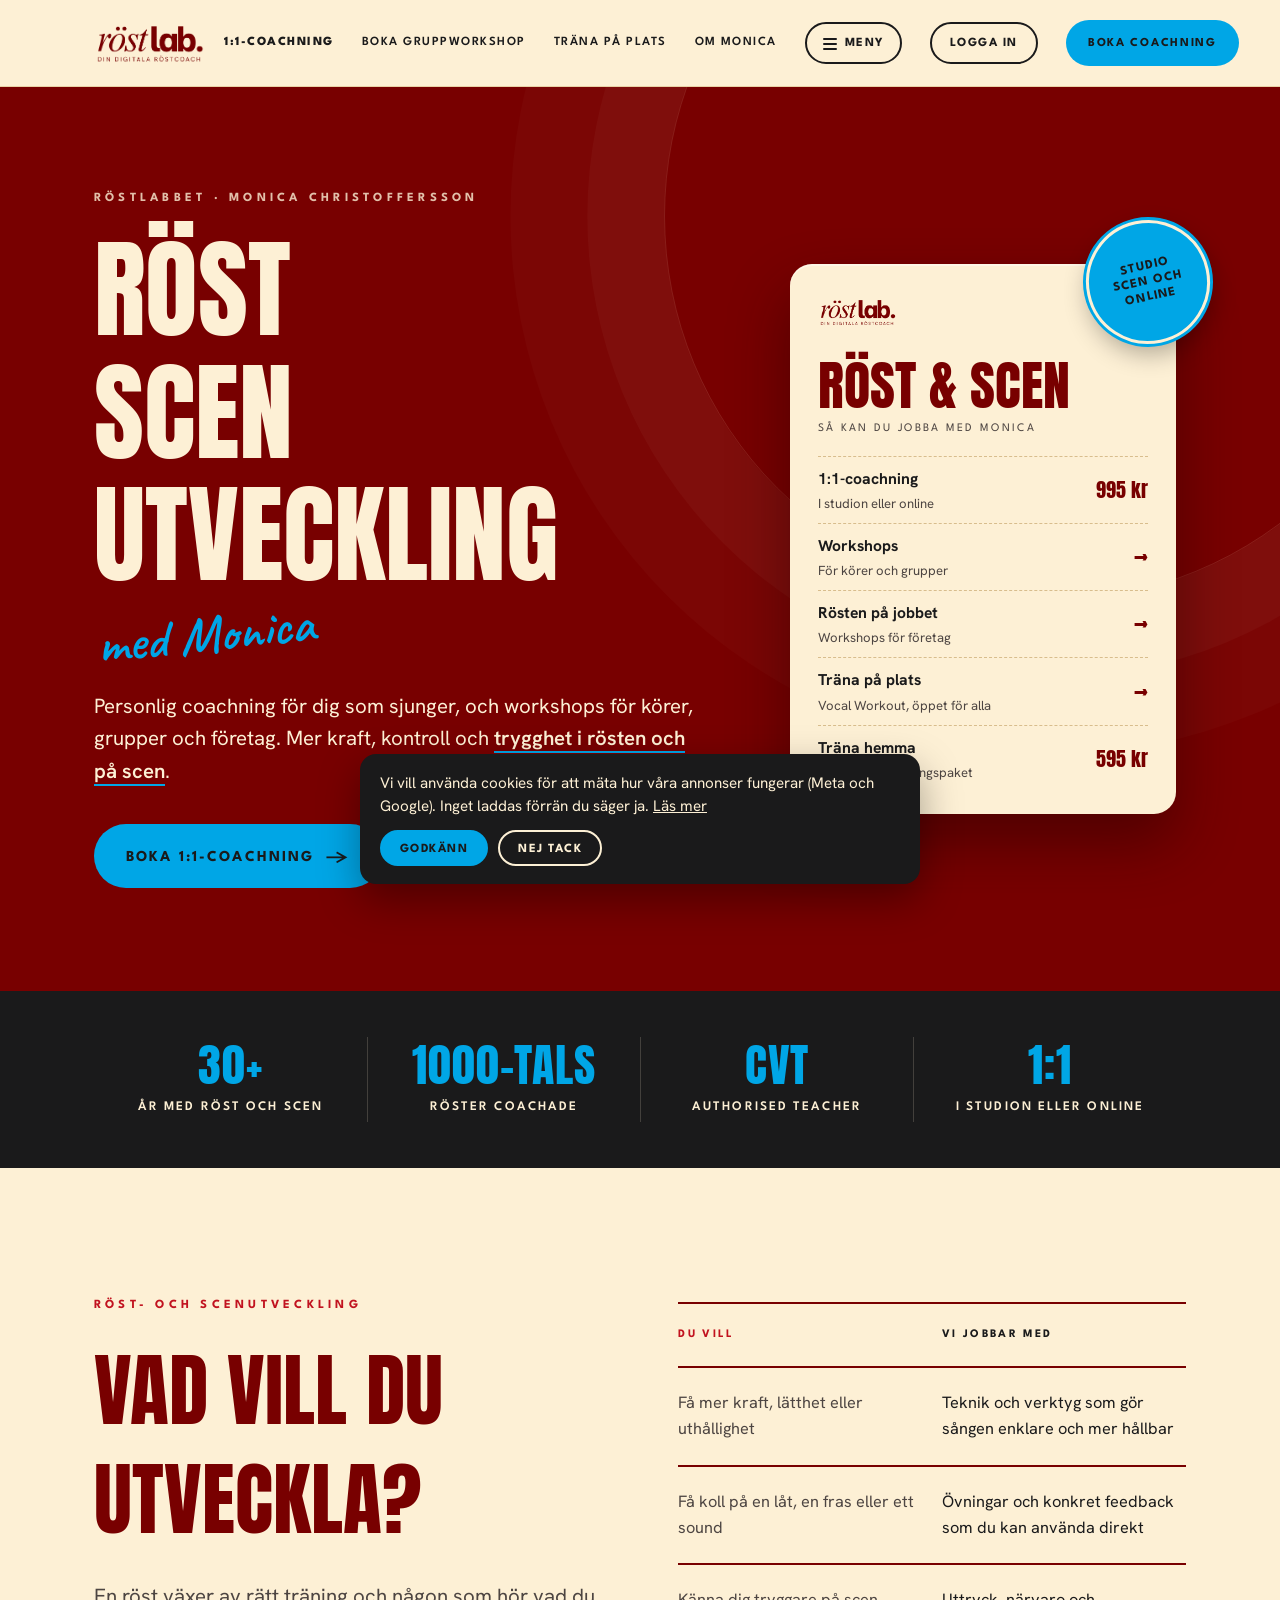
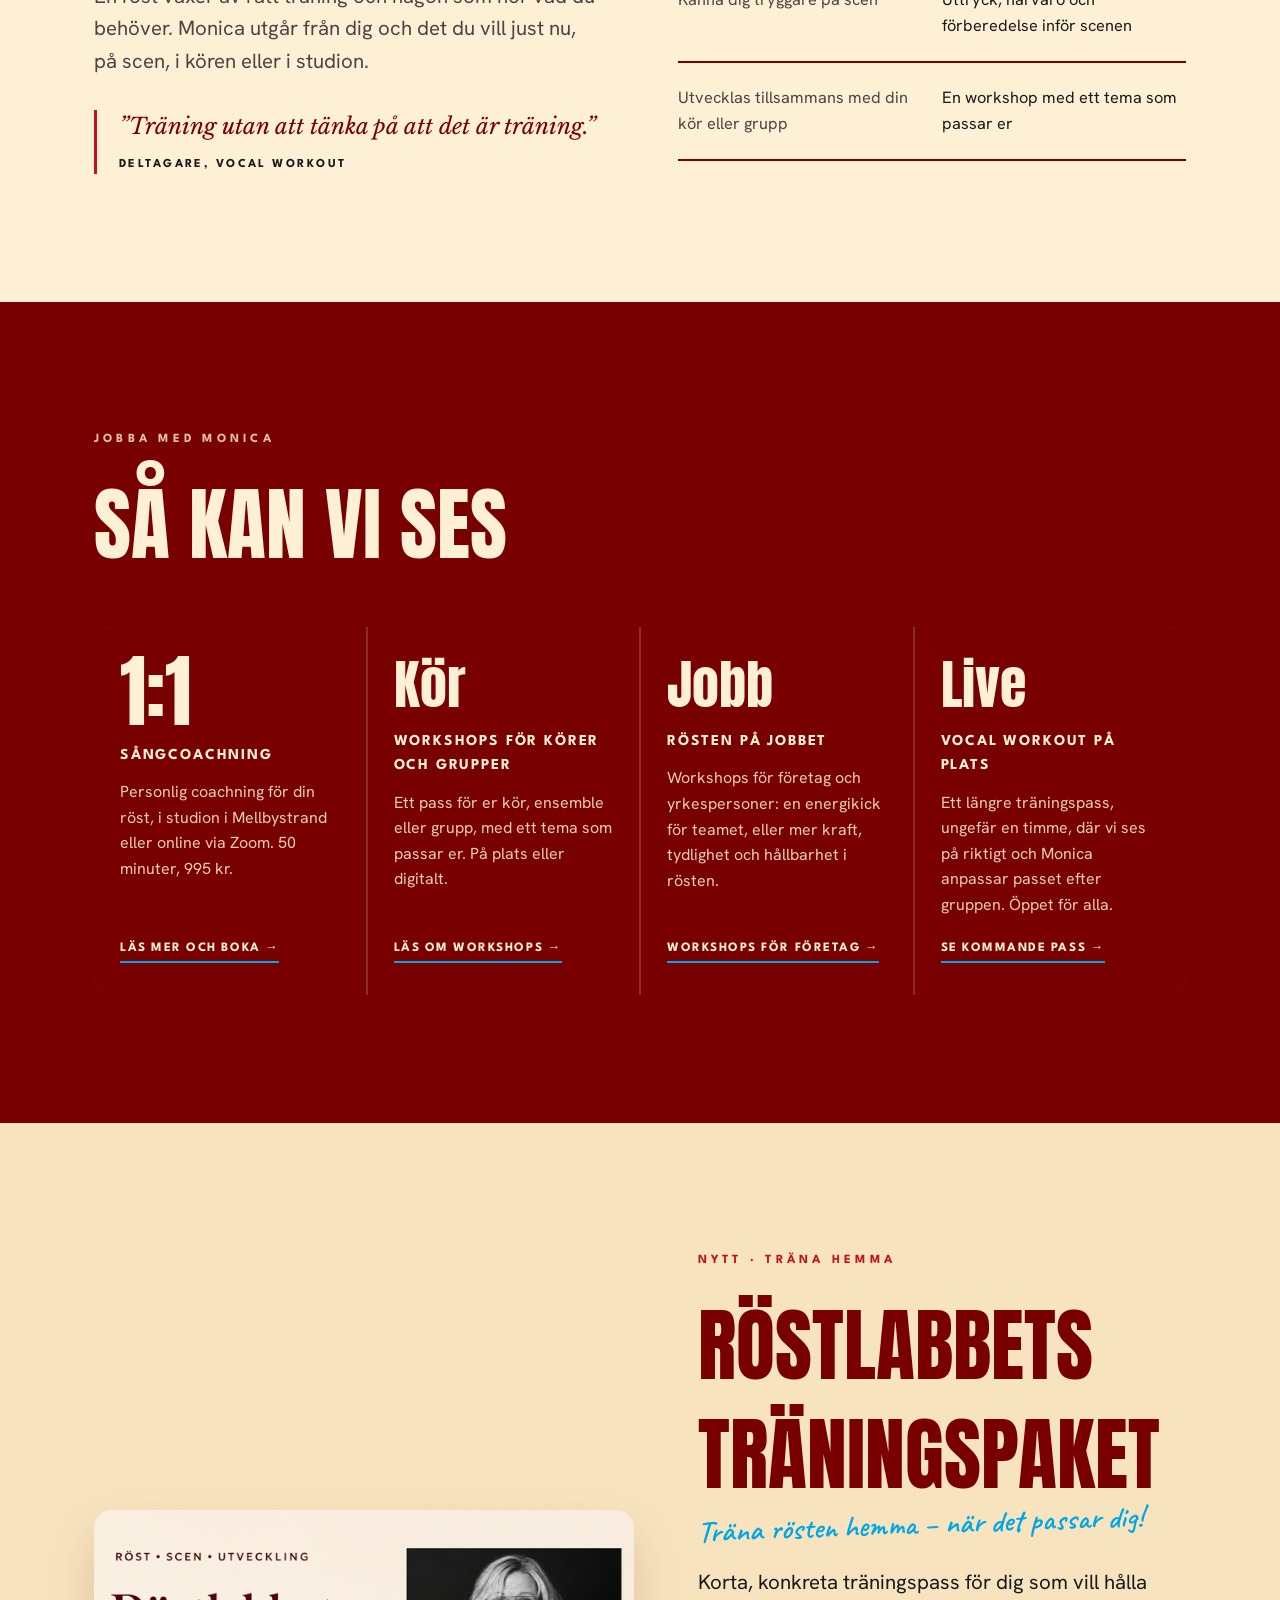
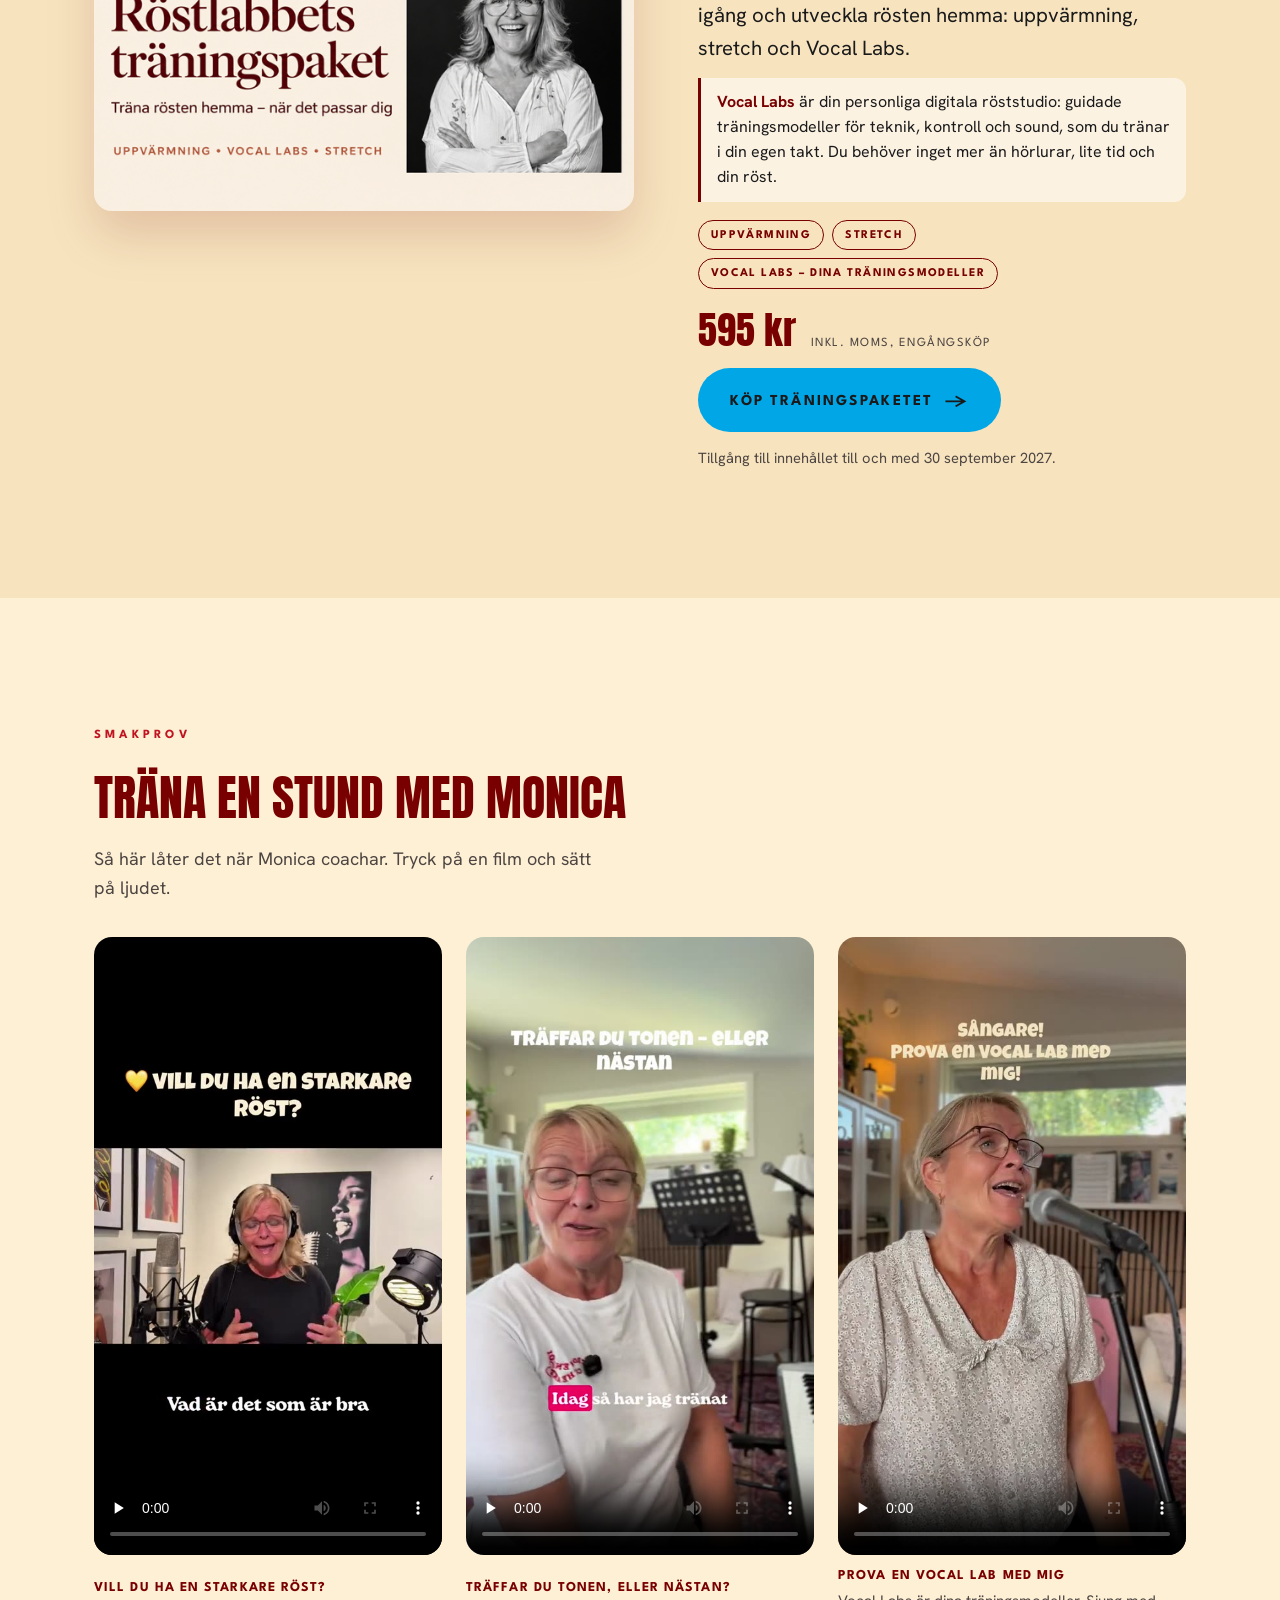
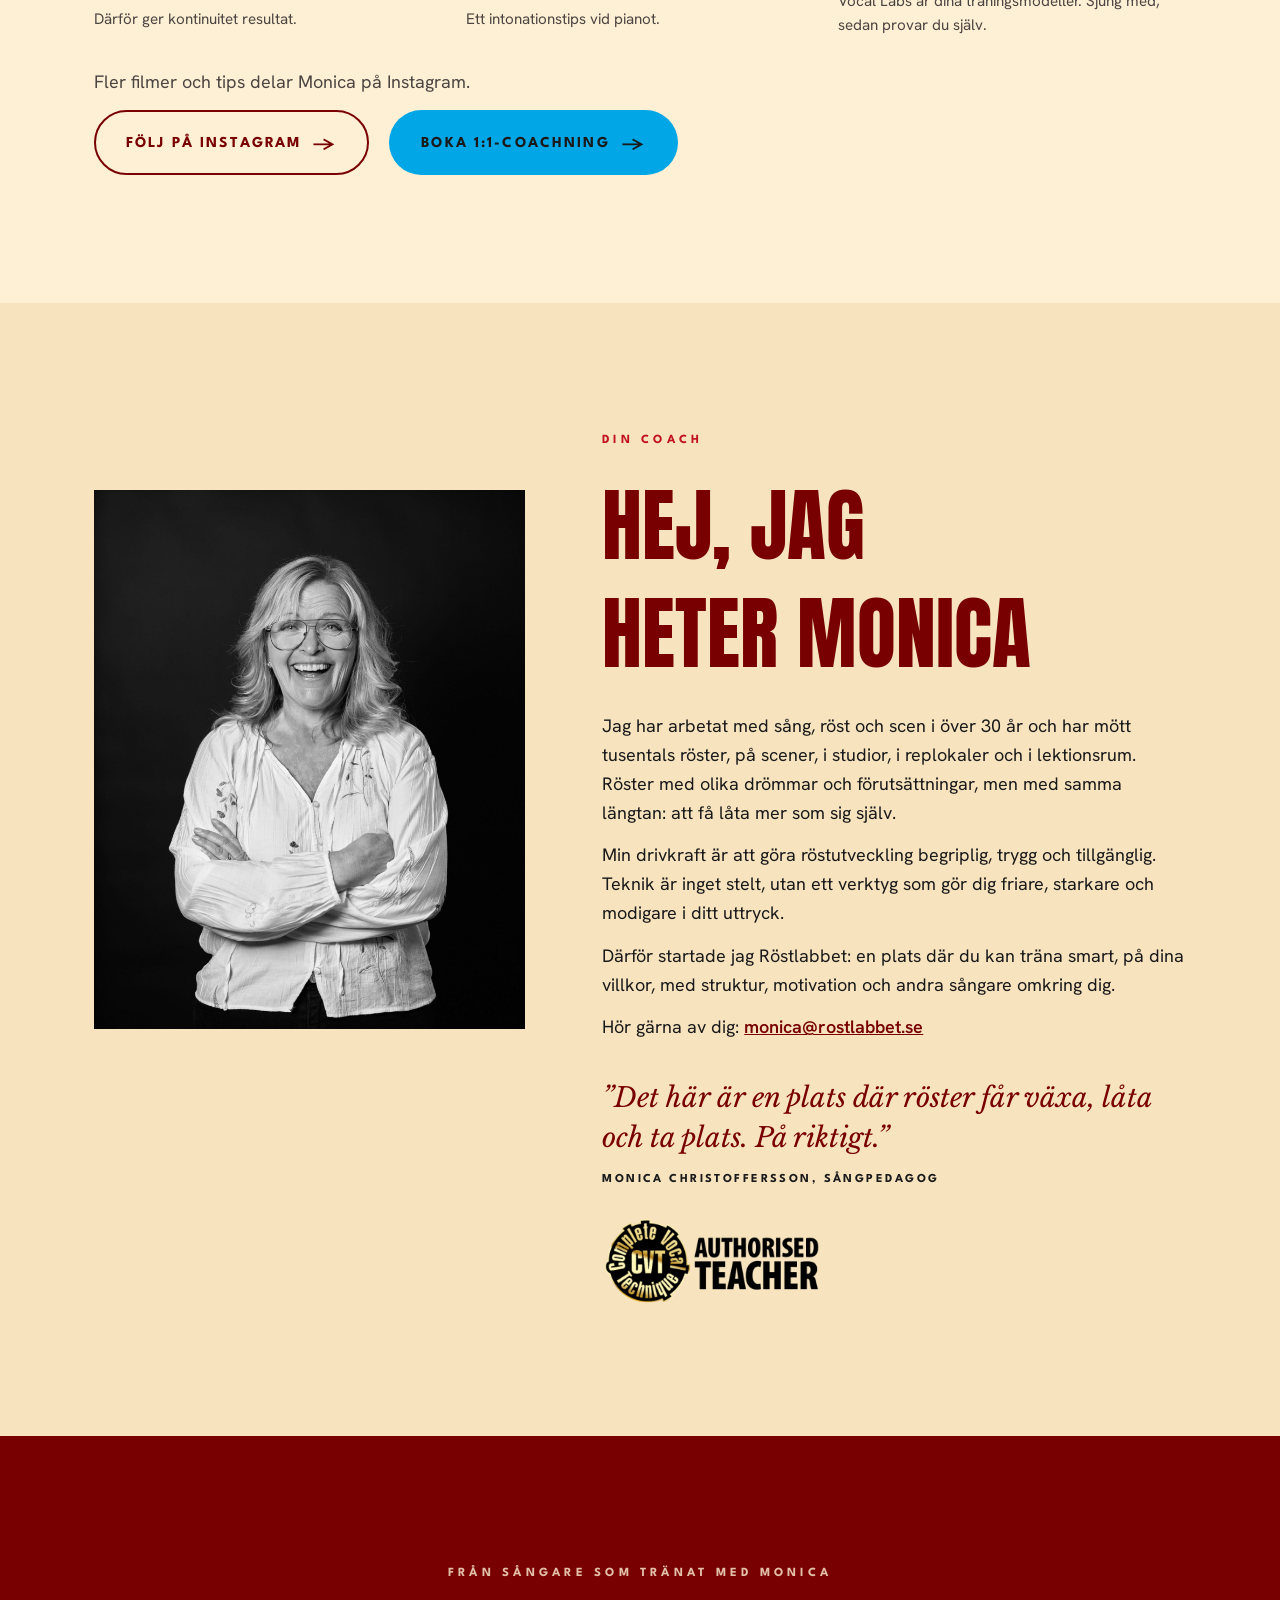
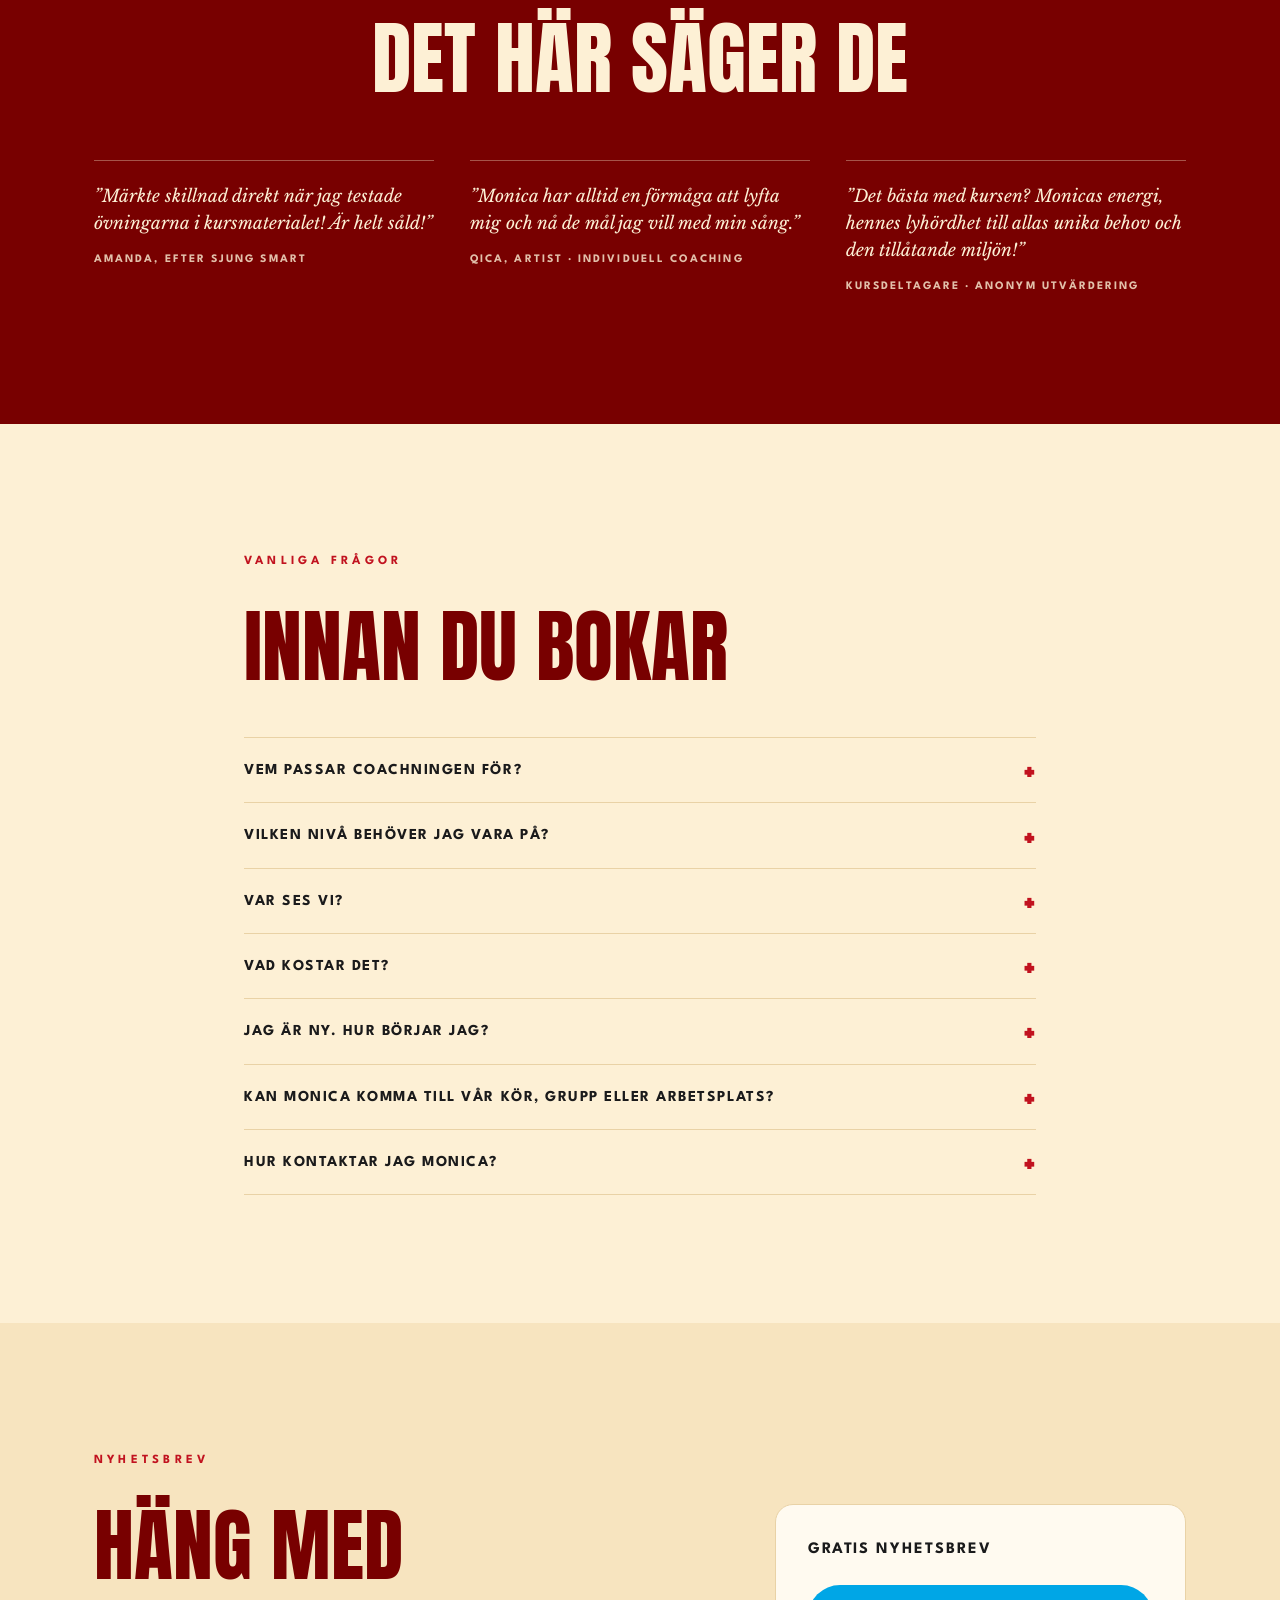
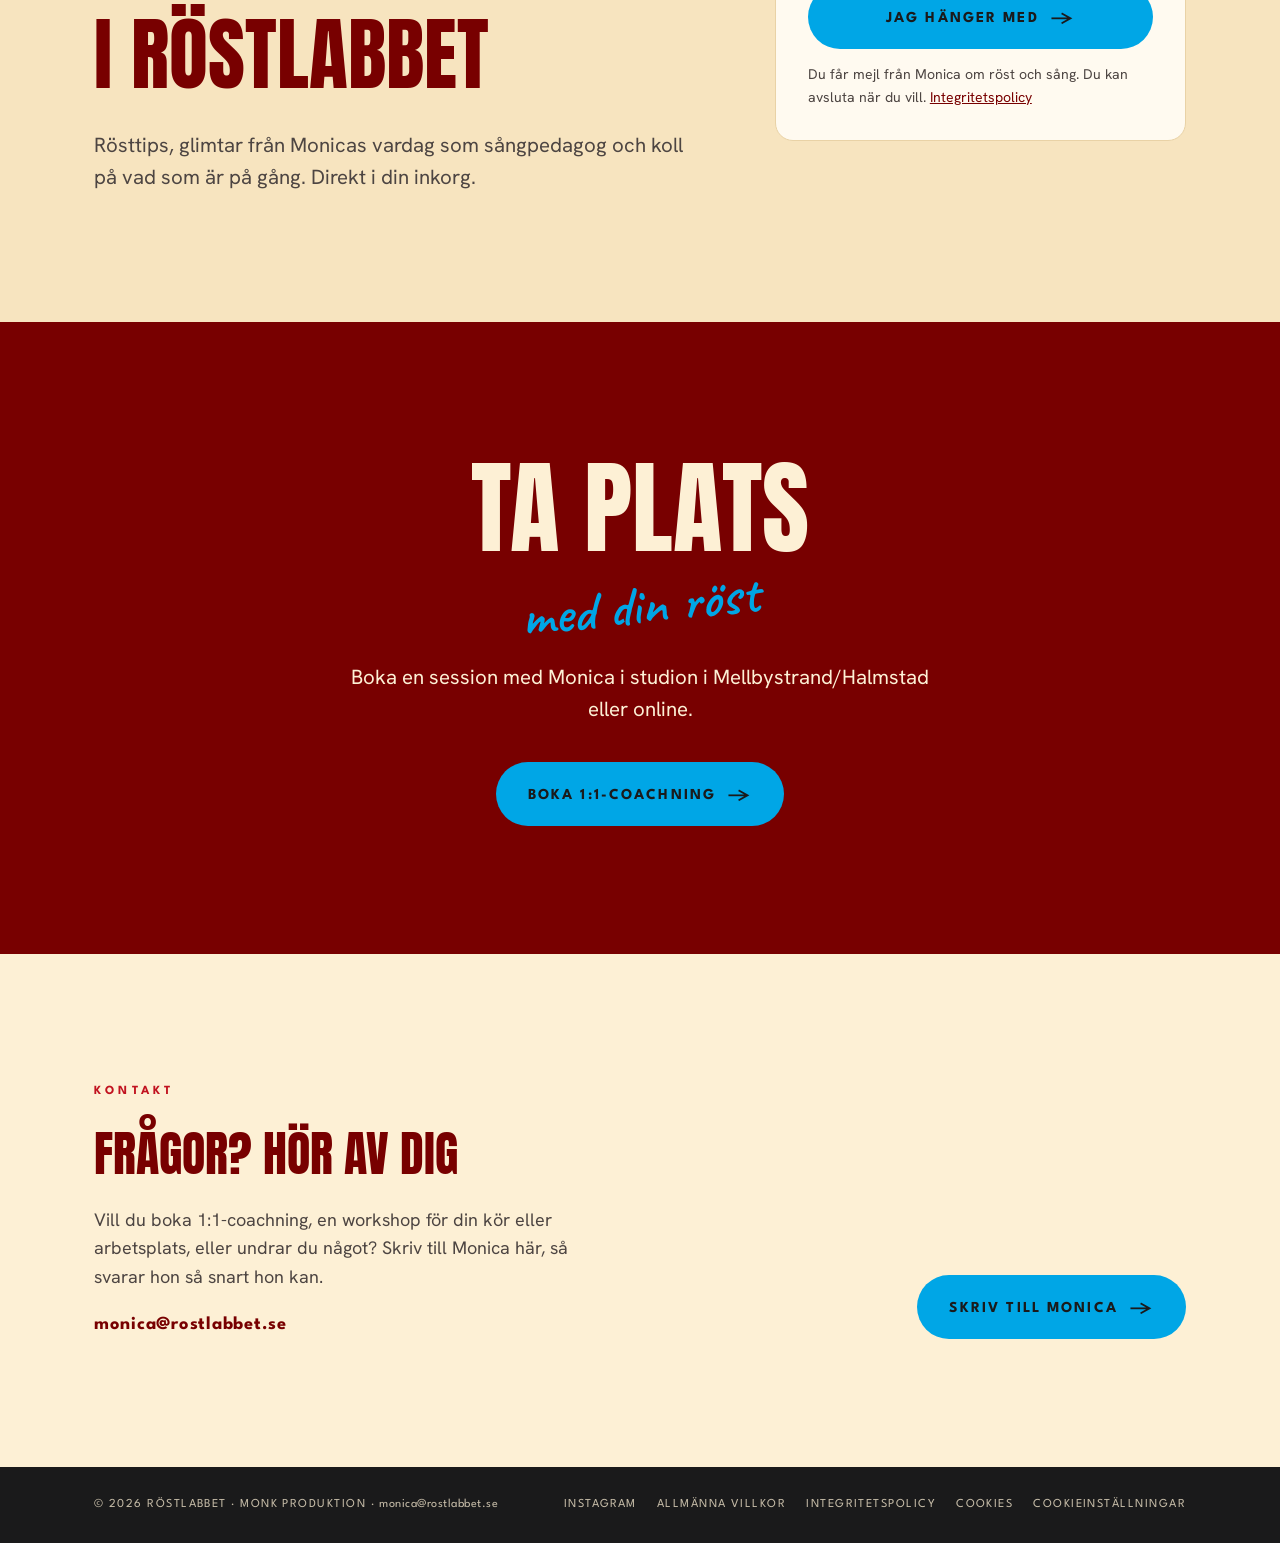
<file: index.html>
<!doctype html>
<!--
  RÖSTLABBET – hemsidan (index.html)
  Till den som ändrar i filen, människa eller AI:
  - Ändra bara text mellan taggarna. Rör inte design, färger eller kod om det inte uttryckligen efterfrågas.
  - Bilder och film ligger i mappen media/.
  - Lämna alltid tillbaka hela filen.
  Hjälp: Lisa Jonsson, Head of Happiness.
-->
<html lang="sv">
<head>
<meta charset="utf-8">
<meta name="viewport" content="width=device-width, initial-scale=1, viewport-fit=cover">
<title>Röstlabbet – röst- och scenutveckling med Monica</title>
<meta name="description" content="Röst- och scenutveckling med sångpedagogen Monica Christoffersson: 1:1-coachning i studion i Mellbystrand eller online, och workshops för körer, grupper och företag.">
<meta property="og:type" content="website">
<meta property="og:title" content="Röstlabbet – röst- och scenutveckling med Monica">
<meta property="og:description" content="1:1-coachning för dig som sjunger, och workshops för körer, grupper och företag. I studion i Mellbystrand eller online.">
<meta property="og:image" content="https://rostlabbet.se/media/monica-1-1.jpg">
<meta property="og:url" content="https://rostlabbet.se/">
<meta name="theme-color" content="#780000">
<link rel="icon" type="image/png" href="media/favicon.png">
<link rel="apple-touch-icon" href="media/favicon.png">
<link rel="preconnect" href="https://fonts.googleapis.com">
<link rel="preconnect" href="https://fonts.gstatic.com" crossorigin>
<link rel="stylesheet" href="https://fonts.googleapis.com/css2?family=Anton&family=Be+Vietnam+Pro:wght@700&family=Caveat:wght@600&family=League+Spartan:wght@400;600;700;800&family=Libre+Baskerville:ital@1&family=Hanken+Grotesk:wght@400;500;600&display=swap">
<style>
/* Layout: röst och scen. Cream base, whole bands in Vocal Red, and a card in the hero that shows what Monica coaches. */
:root{
  color-scheme:light;
  --vocal:#780000;
  --vocal-deep:#5a0000;
  --signal:#C1121F;
  --lab:#00A6E6;
  --cream:#FDF0D5;
  --cream-2:#F7E4BF;
  --ink:#1A1A1B;
  --ink-soft:#4d4542;
  --line:#e9d2a6;
  /* CTA: Lab Blue with charcoal text (white on this blue is too low contrast) */
  --cta-bg:var(--lab); --cta-fg:var(--ink); --cta-hover:#2bb8ee;
  --cta-on-red-bg:var(--lab); --cta-on-red-fg:var(--ink); --cta-on-red-hover:#2bb8ee;
  --f-display:"Anton",Impact,"Arial Narrow",sans-serif;
  --f-script:"Caveat","Segoe Script","Brush Script MT",cursive;
  --f-label:"League Spartan",Arial,sans-serif;
  --f-body:"Hanken Grotesk","Segoe UI",Arial,sans-serif;
  --f-quote:"Libre Baskerville",Georgia,serif;
  --f-logo:"Be Vietnam Pro","Arial Black",sans-serif;
  --wrap:1180px;
  --gutter:clamp(16px,4vw,44px);
}
*{box-sizing:border-box}
html{scroll-behavior:smooth}
@media (prefers-reduced-motion:reduce){html{scroll-behavior:auto}*,*::before{animation:none!important;transition:none!important}}
body{margin:0;background:var(--cream);color:var(--ink);font-family:var(--f-body);font-size:18px;line-height:1.6;-webkit-font-smoothing:antialiased}
img{max-width:100%}
a{color:inherit}
p{margin:0}
.wrap{max-width:var(--wrap);margin-inline:auto;padding-inline:var(--gutter)}
.band{padding-block:clamp(72px,10vw,128px)}
.red{background:var(--vocal);color:var(--cream)}
.kicker{font-family:var(--f-label);font-weight:700;text-transform:uppercase;letter-spacing:.34em;font-size:.78rem;margin:0 0 20px;color:var(--signal)}
.red .kicker{color:var(--cream);opacity:.8}
h1,h2{font-family:var(--f-display);font-weight:400;text-transform:uppercase;margin:0;text-wrap:balance}
h2{font-size:clamp(2.7rem,6.4vw,5rem);line-height:1.36;color:var(--vocal)}
.red h2{color:var(--cream)}
h3{font-family:var(--f-label);font-weight:700;text-transform:uppercase;letter-spacing:.12em;font-size:1rem;margin:0 0 8px}
.script{font-family:var(--f-script);font-weight:600;text-transform:none;letter-spacing:0;color:var(--lab);display:inline-block;transform:rotate(-6deg);line-height:1}
.lede{font-size:clamp(1.1rem,1.6vw,1.32rem);max-width:56ch}

/* buttons */
.btn{display:inline-flex;align-items:center;justify-content:center;gap:12px;font-family:var(--f-label);font-weight:700;text-transform:uppercase;letter-spacing:.14em;font-size:.95rem;text-decoration:none;padding:19px 30px 17px;border-radius:999px;border:2px solid transparent;background:var(--cta-bg);color:var(--cta-fg);transition:transform .15s ease,background .15s ease;cursor:pointer}
.btn:hover{background:var(--cta-hover);transform:translateY(-2px)}
.red .btn{background:var(--cta-on-red-bg);color:var(--cta-on-red-fg)}
.red .btn:hover{background:var(--cta-on-red-hover)}
.btn .arrow{font-family:var(--f-body);font-size:1.2rem;line-height:0;transition:transform .15s}
.btn:hover .arrow{transform:translateX(4px)}
.btn-line{background:transparent!important;color:inherit!important;border-color:currentColor}
:focus-visible{outline:3px solid var(--lab);outline-offset:3px}

/* placeholders */
.ph{background:repeating-linear-gradient(-45deg,rgba(193,18,31,.07) 0 8px,transparent 8px 16px);outline:2px dashed var(--signal);outline-offset:-1px;border-radius:3px;padding:0 .25em}
.red .ph,.dark .ph{outline-color:var(--cream);background:none}

/* draft bar */
.draft{background:var(--ink);color:var(--cream);font-family:var(--f-label);font-size:.78rem;letter-spacing:.06em}
.draft .wrap{display:flex;flex-wrap:wrap;justify-content:space-between;align-items:center;gap:8px 20px;padding-block:8px}
.draft b{color:#ff8a8a;font-weight:600}

/* header */
header.top{position:sticky;top:env(safe-area-inset-top,0px);z-index:20;background:var(--cream);border-bottom:1px solid var(--line)}
.top .wrap{display:flex;align-items:center;justify-content:space-between;gap:20px;padding-block:12px}
.logo{text-decoration:none;display:inline-flex;flex-direction:column;align-items:flex-start;line-height:1;color:var(--vocal)}
.logo .word{font-family:var(--f-logo);font-weight:700;font-size:1.6rem;letter-spacing:.01em}
.logo .word i{font-family:"Times New Roman",Times,serif;font-weight:400;font-style:italic;letter-spacing:0;margin-left:1px}
.logo .tag{font-family:var(--f-label);font-size:.66rem;letter-spacing:.24em;text-transform:uppercase;margin-top:6px;line-height:1.35;color:var(--ink-soft);white-space:nowrap;text-align:left;padding:0;border-radius:0;background:none;max-width:none}
nav.main{display:flex;align-items:center;gap:28px;font-family:var(--f-label);font-weight:600;text-transform:uppercase;letter-spacing:.12em;font-size:.78rem}
nav.main a{text-decoration:none}
nav.main a:not(.btn):hover{color:var(--signal)}
nav.main .btn{padding:12px 20px 10px;font-size:.76rem}
@media (max-width:900px){nav.main .hide-sm{display:none}}

/* hero */
.hero{position:relative;overflow:hidden}
.hero::after{content:"";position:absolute;right:-12vw;top:-20vw;width:60vw;height:60vw;border-radius:50%;border:1px solid rgba(253,240,213,.12);box-shadow:0 0 0 6vw rgba(253,240,213,.03),0 0 0 12vw rgba(253,240,213,.025);pointer-events:none}
.hero .wrap{position:relative;z-index:1;display:grid;grid-template-columns:minmax(0,1.2fr) minmax(0,.8fr);gap:clamp(36px,6vw,80px);align-items:center;padding-block:clamp(56px,8vw,104px)}
.hero h1{font-size:clamp(3.6rem,8.4vw,7.6rem);line-height:1.14}
.hero h1 .script{font-size:.5em;margin:.2em 0 0 .06em;display:block;width:max-content;max-width:100%}
.hero .lede{margin-top:28px}
.hero .lede strong{font-weight:600;border-bottom:2px solid var(--lab)}
.hero .ctas{display:flex;flex-wrap:wrap;align-items:center;gap:14px 22px;margin-top:36px}
.hero .ctas .sub{font-family:var(--f-label);font-size:.82rem;letter-spacing:.1em;text-transform:uppercase;opacity:.8}
@media (max-width:1040px){.hero .wrap{grid-template-columns:minmax(0,1fr)}.mcard-wrap{justify-content:flex-start;padding-top:30px}}

/* membership card */
.mcard-wrap{display:flex;justify-content:center;padding:10px}
.mcard{position:relative;width:100%;max-width:420px;background:var(--cream);color:var(--ink);border-radius:22px;padding:26px 28px 22px;box-shadow:0 30px 60px rgba(30,0,0,.45),0 2px 0 rgba(255,255,255,.4) inset}
.mcard-top{display:flex;justify-content:space-between;align-items:flex-start;gap:12px}
.mcard .logo .word{font-size:1.25rem}
.mcard .label{font-family:var(--f-label);font-weight:700;font-size:.64rem;letter-spacing:.3em;text-transform:uppercase;color:var(--signal);text-align:right}
.mcard .title{font-family:var(--f-display);font-size:3.4rem;line-height:1.1;color:var(--vocal);margin:22px 0 4px;text-transform:uppercase}
.mcard .month{font-family:var(--f-label);font-size:.72rem;letter-spacing:.2em;text-transform:uppercase;color:var(--ink-soft)}
.mcard dl{margin:18px 0 0;display:grid;gap:0}
.mcard dl div{display:flex;justify-content:space-between;align-items:baseline;gap:12px;padding:9px 0;border-top:1px dashed #d8bd8d;font-size:.98rem}
.mcard dt{margin:0}
.mcard .ben div{position:relative;align-items:center}
.mcard .ben dt a{color:var(--ink);text-decoration:none;font-weight:700}
.mcard .ben dt a::after{content:"";position:absolute;inset:0}
.mcard .ben dt small{display:block;font-size:.82rem;color:var(--ink-soft);margin-top:2px}
.mcard .ben div:hover dt a{color:var(--vocal);text-decoration:underline}
.mcard dd{margin:0;white-space:nowrap;font-family:var(--f-display);font-size:1.25rem;color:var(--vocal);font-variant-numeric:tabular-nums}
.mcard-foot{display:flex;justify-content:space-between;align-items:flex-end;gap:12px;margin-top:14px}
.mcard .price{font-family:var(--f-display);font-size:2rem;line-height:1;color:var(--ink)}
.mcard .price small{font-family:var(--f-label);font-size:.7rem;letter-spacing:.14em;text-transform:uppercase;margin-left:4px;color:var(--ink-soft)}
.stamp{position:absolute;right:-34px;top:-44px;width:124px;height:124px;border-radius:50%;background:var(--lab);color:var(--ink);border:3px solid var(--cream);display:grid;place-items:center;text-align:center;font-family:var(--f-label);font-weight:700;font-size:.8rem;letter-spacing:.1em;text-transform:uppercase;line-height:1.2;transform:rotate(-12deg);box-shadow:0 0 0 3px var(--lab),0 10px 24px rgba(0,0,0,.3)}
@media (max-width:480px){.stamp{right:-8px;top:-46px;width:104px;height:104px;font-size:.68rem}}

/* proof */
.proof{background:var(--ink);color:var(--cream)}
.proof .wrap{display:grid;grid-template-columns:repeat(4,minmax(0,1fr));gap:0;padding-block:clamp(30px,4vw,46px);font-family:var(--f-label);text-transform:uppercase;letter-spacing:.16em;font-size:.82rem;font-weight:600;text-align:center}
.proof span{padding:4px 16px;border-left:1px solid rgba(253,240,213,.18)}
.proof span:first-child{border-left:0}
.proof b{display:block;font-family:var(--f-display);font-weight:400;font-size:clamp(2.2rem,3.6vw,3.2rem);line-height:1.05;white-space:nowrap;letter-spacing:.02em;color:var(--lab);margin:0 0 8px}

/* gym analogy */
.gym .wrap{display:grid;grid-template-columns:1fr 1fr;gap:clamp(32px,6vw,88px);align-items:start}
.gym .lede{margin-top:26px;color:var(--ink-soft)}
.gym-list{display:grid;gap:0;margin-top:6px}
.gym-row{display:grid;grid-template-columns:1fr 1fr;gap:20px;padding:22px 0;border-top:2px solid var(--vocal)}
.gym-row:last-child{border-bottom:2px solid var(--vocal)}
.gym-row span{font-size:1.02rem;color:var(--ink-soft)}
.gym-row span:last-child{color:var(--ink)}
.gym-row .h{font-family:var(--f-label);font-weight:700;text-transform:uppercase;letter-spacing:.2em;font-size:.72rem;color:var(--signal)}
@media (max-width:860px){.gym .wrap{grid-template-columns:1fr}}

/* what's included */
.incl-head{display:flex;flex-wrap:wrap;justify-content:space-between;align-items:flex-end;gap:20px 40px;margin-bottom:48px}
.incl-head .lede{max-width:40ch;opacity:.9}
.incl{display:grid;grid-template-columns:repeat(4,1fr);gap:2px;background:rgba(253,240,213,.18);border-radius:18px;overflow:hidden}
.item{background:var(--vocal);padding:30px 26px 32px;display:flex;flex-direction:column;gap:12px;min-width:0}
.item .n{font-family:var(--f-display);font-size:5rem;line-height:.85;color:var(--cream)}
.item .n small{font-size:.32em;letter-spacing:.04em;margin-left:4px;opacity:.75}
.item h3{margin:6px 0 0;font-size:.95rem}
.item p{font-size:1rem;opacity:.85}
.item .worth{margin-top:auto;font-family:var(--f-label);font-weight:700;font-size:.72rem;letter-spacing:.16em;text-transform:uppercase;color:var(--vocal);background:var(--cream);align-self:flex-start;padding:6px 10px 4px;border-radius:999px}
@media (max-width:980px){.incl{grid-template-columns:repeat(2,1fr)}}
@media (max-width:540px){.incl{grid-template-columns:1fr}}

/* schedule */
.sched-wrap{display:grid;grid-template-columns:.8fr 1.2fr;gap:clamp(32px,6vw,80px);align-items:start}
.sched-wrap .lede{margin-top:24px;color:var(--ink-soft)}
.schedule{background:#fffaf0;border:1px solid var(--line);border-radius:16px;overflow:hidden;box-shadow:0 14px 40px rgba(120,0,0,.08)}
.sched-title{display:flex;justify-content:space-between;align-items:center;gap:12px;flex-wrap:wrap;padding:16px 22px;background:var(--ink);color:var(--cream);font-family:var(--f-label);text-transform:uppercase;letter-spacing:.2em;font-size:.76rem;font-weight:700}
.sched-title span:last-child{letter-spacing:.06em;font-weight:400;opacity:.7;text-transform:none;font-family:var(--f-body)}
.row{display:grid;grid-template-columns:96px 1fr auto;gap:10px 20px;align-items:center;padding:18px 22px;border-top:1px solid var(--line)}
#sched-items .row:first-child{border-top:0}
#sched-items .row.empty{grid-template-columns:1fr}
#sched-items .row.empty a{color:var(--vocal);font-weight:600}
.tag.tema{background:var(--signal);color:var(--cream)}
.when{font-family:var(--f-label);font-weight:700;text-transform:uppercase;letter-spacing:.08em;font-size:.8rem;color:var(--vocal);font-variant-numeric:tabular-nums;line-height:1.35}
.when small{display:block;font-weight:400;color:var(--ink-soft);letter-spacing:.04em}
.what h3{margin:0 0 2px;font-size:.9rem}
.what p{font-size:.96rem;color:var(--ink-soft);line-height:1.5}
.tag{font-family:var(--f-label);font-weight:700;font-size:.66rem;letter-spacing:.14em;text-transform:uppercase;padding:6px 10px 4px;border-radius:999px;white-space:normal;max-width:12em;text-align:center;line-height:1.3}
.tag.live{background:var(--vocal);color:var(--cream)}
.tag.q{background:var(--ink);color:var(--cream)}
.tag.lib{color:var(--vocal);box-shadow:inset 0 0 0 1.5px var(--vocal)}
@media (max-width:860px){.sched-wrap{grid-template-columns:1fr}}
@media (max-width:600px){.row{grid-template-columns:1fr auto}.row .what{grid-column:1/-1;order:3}}

/* calm */
.calm{text-align:center;background:var(--vocal-deep)}
.calm .script{font-size:clamp(2.4rem,5vw,3.6rem);transform:rotate(-4deg);margin-bottom:14px}
.calm .lede{margin:26px auto 0}

/* price */
.price .wrap{display:grid;grid-template-columns:1fr 1fr;gap:clamp(32px,6vw,88px);align-items:center}
.price .compare{margin-top:26px;display:grid;gap:0;max-width:440px}
.compare div{display:flex;justify-content:space-between;gap:16px;padding:14px 0;border-top:1px solid var(--line);font-size:1.02rem}
.compare div:last-child{border-bottom:1px solid var(--line)}
.compare .v{font-family:var(--f-display);font-size:1.3rem;color:var(--ink-soft);font-variant-numeric:tabular-nums}
.compare .us .v{color:var(--vocal)}
.compare .us{font-weight:700}
.pcard{background:var(--ink);color:var(--cream);border-radius:22px;padding:clamp(28px,4vw,46px);min-width:0;position:relative}
.pcard .kicker{color:var(--cream);opacity:.7}
.amount{display:flex;align-items:baseline;gap:10px;flex-wrap:wrap}
.amount .big{font-family:var(--f-display);font-size:clamp(4.6rem,9vw,6.6rem);line-height:.9}
.amount .per{font-family:var(--f-label);text-transform:uppercase;letter-spacing:.16em;font-size:.88rem}
.pcard .alt{margin-top:8px;font-size:1rem;opacity:.85}
.pcard ul{list-style:none;padding:0;margin:28px 0 32px;display:grid;gap:12px}
.pcard li{display:grid;grid-template-columns:22px 1fr;gap:10px;font-size:1.02rem}
.pcard li::before{content:"";width:9px;height:9px;margin-top:9px;border-radius:50%;background:var(--signal);box-shadow:0 0 0 3px rgba(193,18,31,.25)}
.pcard .btn{width:100%;background:var(--cta-on-red-bg);color:var(--cta-on-red-fg)}
.pcard .btn:hover{background:var(--cta-on-red-hover)}
.pcard .fine{margin-top:14px;font-size:.88rem;opacity:.7;text-align:center}
.pcard .ph{outline-color:var(--cream);background:none}
@media (max-width:860px){.price .wrap{grid-template-columns:1fr}}

/* monica */
.monica{background:var(--cream-2)}
.monica .wrap{display:grid;grid-template-columns:.85fr 1.15fr;gap:clamp(32px,6vw,88px);align-items:start}
/* fotots överkant i linje med rubriken "Hej, jag heter Monica" */
.monica .photo{margin-top:calc(40px + .2425 * clamp(2.7rem,6.4vw,5rem))}
.photo{aspect-ratio:4/5;max-width:100%;border-radius:0;background:linear-gradient(170deg,#2a2a2b,#111);color:var(--cream);display:grid;place-items:end center;padding:26px;font-family:var(--f-label);letter-spacing:.14em;text-transform:uppercase;font-size:.76rem;text-align:center}
.photo span{outline:2px dashed var(--cream);outline-offset:4px;padding:4px 8px}
.monica h2{margin-bottom:24px}
.monica p+p{margin-top:14px}
blockquote{margin:36px 0 0;padding:0;font-family:var(--f-quote);font-style:italic;color:var(--vocal);font-size:clamp(1.3rem,2.2vw,1.7rem);line-height:1.45}
.cvt{display:block;margin-top:28px;width:220px;height:auto;max-width:100%}
blockquote cite{display:block;margin-top:14px;font-family:var(--f-label);font-style:normal;font-weight:700;text-transform:uppercase;letter-spacing:.2em;font-size:.76rem;color:var(--ink)}
@media (max-width:860px){.monica .wrap{grid-template-columns:1fr}.photo{max-width:340px}.monica .photo{margin-top:0}}

/* voices */
.voices h2{text-align:center}
.voices .kicker{text-align:center}
blockquote.pull{margin-top:32px;padding-left:22px;border-left:3px solid var(--signal);font-size:clamp(1.15rem,1.8vw,1.4rem)}
.voice-grid{display:grid;grid-template-columns:repeat(3,minmax(0,1fr));gap:clamp(20px,3vw,36px);margin-top:48px}
.voice{border-top:1px solid rgba(253,240,213,.35);padding-top:22px;min-width:0}
.voice p{font-family:var(--f-quote);font-style:italic;font-size:1.08rem;line-height:1.55}
.voice cite{display:block;margin-top:14px;font-family:var(--f-label);font-style:normal;font-weight:700;letter-spacing:.18em;text-transform:uppercase;font-size:.72rem;opacity:.8}
@media (max-width:860px){.voice-grid{grid-template-columns:1fr}}

/* faq */
.faq .wrap{max-width:880px}
.faq h2{margin-bottom:36px}
details{border-top:1px solid var(--line);padding-block:20px}
details:last-of-type{border-bottom:1px solid var(--line)}
summary{cursor:pointer;list-style:none;display:flex;justify-content:space-between;align-items:center;gap:20px;font-family:var(--f-label);font-weight:700;text-transform:uppercase;letter-spacing:.1em;font-size:.95rem}
summary::-webkit-details-marker{display:none}
summary::after{content:"+";font-family:var(--f-display);font-size:1.7rem;line-height:.8;color:var(--signal);transition:transform .2s;flex:none}
details[open] summary::after{transform:rotate(45deg)}
details p{margin-top:12px;color:var(--ink-soft);max-width:64ch}

/* more */
.more{background:var(--cream-2)}
.more .wrap{display:grid;grid-template-columns:minmax(0,1fr);gap:clamp(24px,4vw,40px);align-items:start}
.more .wrap > div:first-child{max-width:640px}
.more h2{font-size:clamp(2rem,4vw,3rem)}
.more .intro{margin-top:18px;color:var(--ink-soft)}
.more-grid{display:grid;grid-template-columns:repeat(4,minmax(0,1fr));gap:clamp(16px,2vw,24px)}
@media (max-width:1100px){.more-grid{grid-template-columns:repeat(2,minmax(0,1fr))}}
.offer{border:1px solid var(--line);background:var(--cream);border-radius:16px;padding:26px;display:flex;flex-direction:column;gap:10px;min-width:0}
.offer .p{font-family:var(--f-display);font-size:1.7rem;color:var(--vocal);line-height:1}
.offer .p small{font-family:var(--f-label);font-size:.74rem;letter-spacing:.1em;text-transform:uppercase;color:var(--ink-soft);display:block;margin:8px 0 0}
.offer p{color:var(--ink-soft);font-size:1rem;flex:1}
.offer a{font-family:var(--f-label);font-weight:700;text-transform:uppercase;letter-spacing:.14em;font-size:.8rem;text-decoration:none;border-bottom:2px solid var(--signal);align-self:flex-start;padding-bottom:3px}
@media (max-width:860px){.more .wrap{grid-template-columns:1fr}}
@media (max-width:860px){.more-grid{grid-template-columns:minmax(0,1fr)}}

/* lead capture (hidden until the Zenler funnel is ready) */
.lead{background:var(--cream-2)}
.lead .wrap{display:grid;grid-template-columns:minmax(0,1.2fr) minmax(0,.8fr);gap:clamp(28px,5vw,64px);align-items:center}
@media (max-width:860px){.lead .wrap{grid-template-columns:minmax(0,1fr)}}
.lead .lede{margin-top:20px;color:var(--ink-soft)}
.lead-box{background:#fffaf0;border:1px solid var(--line);border-radius:18px;padding:clamp(22px,3vw,32px);display:grid;gap:14px;justify-items:start}
.lead-box .btn{width:100%}
.lead-box .fine{font-size:.88rem;color:var(--ink-soft)}
.lead-box .fine a{color:var(--vocal)}

/* final */
.final{text-align:center}
.final h2{font-size:clamp(3.2rem,8vw,6.4rem);line-height:1.14}
.final .script{font-size:.55em;display:block;margin-top:.2em}
.final .lede{margin:26px auto 36px}

/* video */
.film{background:var(--ink);color:var(--cream)}
.film .wrap{display:grid;grid-template-columns:.7fr 1.3fr;gap:clamp(28px,5vw,72px);align-items:center}
.film h2{color:var(--cream)}
.film .kicker{color:#ff8a8a}
.film .lede{margin-top:22px;opacity:.85}
.film ul{list-style:none;padding:0;margin:26px 0 0;display:grid;gap:10px;font-size:1rem}
.film li::before{content:"";display:inline-block;width:8px;height:8px;border-radius:50%;background:var(--signal);margin-right:12px;vertical-align:2px}
.player{position:relative;border-radius:18px;overflow:hidden;aspect-ratio:16/9;max-width:100%;background:#000;box-shadow:0 30px 70px rgba(0,0,0,.5)}
.player video{display:block;width:100%;height:100%;object-fit:cover}
.sound{position:absolute;left:16px;bottom:16px;display:inline-flex;align-items:center;gap:10px;font-family:var(--f-label);font-weight:700;text-transform:uppercase;letter-spacing:.14em;font-size:.8rem;padding:13px 18px 11px;border-radius:999px;border:0;background:var(--cream);color:var(--vocal);cursor:pointer;box-shadow:0 8px 20px rgba(0,0,0,.35)}
.sound .dot{width:0;height:0;border-left:10px solid var(--vocal);border-top:6px solid transparent;border-bottom:6px solid transparent;margin-top:-2px}
.live-badge{position:absolute;right:16px;top:16px;font-family:var(--f-label);font-weight:700;font-size:.7rem;letter-spacing:.18em;text-transform:uppercase;background:var(--signal);color:var(--cream);padding:6px 10px 4px;border-radius:6px}
@media (max-width:900px){.film .wrap{grid-template-columns:1fr}.film .player{order:-1}}
.photo.has-img{padding:0;background:#222;overflow:hidden}
.photo.has-img img{width:100%;height:100%;object-fit:cover;display:block}

/* mobile */
.mbar{display:none}
@media (max-width:700px){
  body{font-size:17px}
  .band{padding-block:64px}
  .top .wrap{padding-block:10px}
  .logo .word{font-size:1.35rem}
  nav.main .btn{padding:10px 16px 8px;font-size:.7rem}
  .hero .wrap{padding-block:44px 56px;gap:44px}
  .hero h1{font-size:clamp(3.2rem,16vw,4.4rem)}
  .hero .ctas .btn{width:100%}
  .hero .ctas .sub{width:100%;text-align:center}
  .mcard{padding:22px 22px 18px}
  .mcard .title{font-size:2.8rem}
  .proof .wrap{grid-template-columns:1fr 1fr;gap:22px 0;font-size:.72rem;letter-spacing:.12em}
  .proof span{padding:0 10px}
  .proof span:nth-child(3){border-left:0}
  .proof b{margin:0 0 4px;font-size:clamp(1.8rem,10vw,2.4rem)}
  .gym-row{grid-template-columns:1fr;gap:4px;padding:16px 0}
  .gym-row:first-child{display:none}
  .gym-row span:first-child{font-family:var(--f-label);font-weight:700;text-transform:uppercase;letter-spacing:.16em;font-size:.7rem;color:var(--signal)}
  .item{padding:24px 22px}
  .item .n{font-size:4rem}
  .compare div{font-size:.95rem}
  .final .btn{width:100%}
  .draft{font-size:.7rem}
  .mbar{display:flex;position:fixed;left:0;right:0;bottom:0;z-index:30;gap:12px;align-items:center;justify-content:space-between;padding:10px 16px calc(10px + env(safe-area-inset-bottom,0px));background:var(--cream);border-top:1px solid var(--line);box-shadow:0 -8px 24px rgba(120,0,0,.12);transform:translateY(0);transition:transform .25s ease}
  .mbar.away{transform:translateY(110%)}
  .mbar .p{font-family:var(--f-display);font-size:1.5rem;line-height:1;color:var(--vocal)}
  .mbar .p small{display:block;font-family:var(--f-label);font-size:.62rem;letter-spacing:.14em;text-transform:uppercase;color:var(--ink-soft);margin-top:3px}
  .mbar .btn{padding:14px 20px 12px;font-size:.8rem}
}

footer{background:var(--ink);color:var(--cream)}
footer .wrap{display:flex;flex-wrap:wrap;justify-content:space-between;gap:16px;padding-block:28px;font-family:var(--f-label);font-size:.76rem;letter-spacing:.12em;text-transform:uppercase}
footer span{opacity:.75}
footer nav{display:flex;flex-wrap:wrap;gap:20px}
footer a{text-decoration:none;opacity:.75}
footer a:hover{opacity:1}
/* login button in the header */
nav.main a.nav-login{border:2px solid var(--ink);border-radius:999px;padding:10px 18px 8px;font-weight:700;transition:background .15s,color .15s}
nav.main a.nav-login:hover{background:var(--ink);color:var(--cream)}
@media (max-width:900px){nav.main{gap:10px}nav.main a.nav-login{padding:9px 13px 7px;font-size:.7rem}}
/* Monica's real logo (same as Zenler) */
.logo-img{display:block;height:62px;width:auto}
.mcard .logo-img{height:44px}
@media (max-width:700px){.logo-img{height:50px}}
/* contact form section */
.contact h2{font-size:clamp(2rem,4vw,3rem)}
.contact .intro{margin-top:18px;color:var(--ink-soft);max-width:48ch}
.contact .mail{margin-top:18px;font-family:var(--f-label);font-weight:700;font-size:1.15rem;letter-spacing:.04em;color:var(--vocal);user-select:all}
.contact-grid{display:grid;grid-template-columns:minmax(0,1fr) auto;gap:clamp(24px,6vw,80px);align-items:end}
@media (max-width:860px){.contact-grid{grid-template-columns:minmax(0,1fr)}}
/* nav: never wrap; drop two items on mid-size screens */
nav.main a{white-space:nowrap}
.top .logo{flex-shrink:0}
nav.main{min-width:0}
@media (max-width:1080px) and (min-width:901px){nav.main{gap:16px;letter-spacing:.06em;font-size:.72rem}nav.main .btn{padding:11px 14px 9px}nav.main a.nav-login{padding:9px 13px 7px}}
@media (max-width:1400px){nav.main .hide-md{display:none}}
nav.main a.nav-strong{font-weight:800}
.peek{margin-top:38px;display:flex;flex-wrap:wrap;align-items:center;gap:12px 20px;font-size:1.05rem;color:var(--cream)}
.peek-btn{display:inline-flex;align-items:center;gap:10px;font-family:var(--f-label);font-weight:700;text-transform:uppercase;letter-spacing:.14em;font-size:.85rem;text-decoration:none;color:var(--cream);border:2px solid var(--cream);border-radius:999px;padding:15px 24px 13px;transition:background .15s,color .15s}
.peek-btn:hover{background:var(--cream);color:var(--vocal)}
/* smakprov: three vertical clips */
#smakprov{background:var(--cream)}
#smakprov h2{font-size:clamp(2rem,4vw,3rem)}
#smakprov .intro{margin-top:14px;color:var(--ink-soft);max-width:52ch}
.clips{display:grid;grid-template-columns:repeat(3,minmax(0,1fr));gap:clamp(14px,2vw,24px);margin-top:34px}
@media (max-width:760px){.clips{grid-template-columns:minmax(0,1fr);max-width:360px;margin-inline:auto}}
.clip{margin:0;display:grid;gap:10px;min-width:0}
.clip video{display:block;width:100%;height:auto;aspect-ratio:9/16;border-radius:18px;background:#111;object-fit:cover}
.clip figcaption{display:grid;gap:2px}
.clip figcaption b{font-family:var(--f-label);font-weight:700;text-transform:uppercase;letter-spacing:.08em;font-size:.85rem;color:var(--vocal)}
.clip figcaption span{color:var(--ink-soft);font-size:.95rem}
.clips-cta{margin-top:30px;display:flex;flex-wrap:wrap;align-items:center;gap:14px 20px}
.clips-cta > span{flex-basis:100%;color:var(--ink-soft)}
.clips-cta .btn-line{color:var(--vocal)!important}
/* Sjung Smart as bonus in the price card */
.pcard .bonus{margin:18px 0 20px;padding:14px 16px;border:2px dashed var(--lab);border-radius:14px;line-height:1.5}
.pcard .bonus .bl{display:inline-block;margin-right:8px;font-family:var(--f-label);font-weight:700;text-transform:uppercase;letter-spacing:.12em;font-size:.72rem;background:var(--lab);color:var(--ink);padding:3px 9px 2px;border-radius:99px}
.pcard .bonus .val{display:block;margin-top:4px;font-family:var(--f-label);font-weight:700;text-transform:uppercase;letter-spacing:.1em;font-size:.75rem;opacity:.85}
/* guarantee */
.pcard .guarantee{margin:18px 0 6px;padding:14px 16px;border-radius:14px;background:rgba(253,240,213,.08);line-height:1.5}
.pcard .guarantee .gl{display:block;margin-bottom:4px;font-family:var(--f-label);font-weight:700;text-transform:uppercase;letter-spacing:.12em;font-size:.72rem;color:var(--lab)}
.pcard .guarantee .sig{display:block;margin-top:4px;font-family:var(--f-script);font-size:1.25rem;color:var(--lab)}
.hero-g{margin-top:18px;font-size:.95rem;opacity:.9}
/* offer cards */
.item .n.sm{font-size:3.4rem;line-height:1}
.paket{background:var(--cream-2)}
.paket-grid{display:grid;grid-template-columns:minmax(0,1.05fr) minmax(0,.95fr);gap:clamp(28px,5vw,64px);align-items:center}
@media (max-width:860px){.paket-grid{grid-template-columns:minmax(0,1fr)}}
.paket-bild{display:block;border-radius:18px;overflow:hidden;box-shadow:0 24px 50px rgba(120,0,0,.16);transition:transform .2s ease}
.paket-bild:hover{transform:translateY(-3px)}
.paket-bild img{display:block;width:100%;height:auto}
.paket-text h2{margin-bottom:6px}
.paket-under{font-family:var(--f-script);font-weight:600;color:var(--lab);font-size:clamp(1.5rem,2.4vw,2rem);line-height:1.15;margin:0 0 16px;transform:rotate(-2deg);transform-origin:left}
.paket-chips{list-style:none;margin:18px 0 0;padding:0;display:flex;flex-wrap:wrap;gap:8px}
.paket-chips li{font-family:var(--f-label);font-weight:700;text-transform:uppercase;letter-spacing:.12em;font-size:.74rem;border:1.5px solid var(--vocal);color:var(--vocal);border-radius:999px;padding:6px 12px 4px}
.paket-pris{margin:22px 0 18px;font-family:var(--f-display);font-size:2.4rem;line-height:1;color:var(--vocal)}
.paket-pris small{font-family:var(--f-label);font-size:.78rem;letter-spacing:.12em;text-transform:uppercase;color:var(--ink-soft);margin-left:6px}
.paket-vl{margin:14px 0 0;padding:12px 16px;border-left:3px solid var(--vocal);background:rgba(255,255,255,.55);border-radius:0 12px 12px 0;font-size:1rem;line-height:1.55}
.paket-vl b{color:var(--vocal)}
.paket-text .fine{margin-top:14px;font-size:.92rem;color:var(--ink-soft)}
@media (prefers-reduced-motion:reduce){.paket-bild{transition:none}.paket-bild:hover{transform:none}}
.item a.go{margin-top:auto;padding-top:8px;font-family:var(--f-label);font-weight:700;text-transform:uppercase;letter-spacing:.12em;font-size:.8rem;text-decoration:none;color:var(--cream);border-bottom:2px solid var(--lab);align-self:flex-start;padding-bottom:3px}
.item a.go:hover{color:#fff;border-color:#fff}
</style>
</head>
<body>


<header class="top">
  <div class="wrap">
    <a class="logo" href="#top" aria-label="Röstlabbet, till toppen">
      <img class="logo-img" src="media/rostlab-logga.png" alt="Röstlabbet" width="261" height="147">
    </a>
    <nav class="main" aria-label="Huvudmeny">
      <a class="hide-sm nav-strong" href="coachning.html">1:1-coachning</a>
      <a class="hide-sm" href="workshops.html">Boka gruppworkshop</a>
      <a class="hide-sm" href="pa-plats.html">Träna på plats</a>
      <a class="hide-sm" href="#monica">Om Monica</a>
      <a class="hide-sm hide-md" href="#fragor">Frågor</a>
      <a class="nav-login" href="https://kurs.rostlabbet.se/login">Logga in</a>
      <a class="btn" href="coachning.html">Boka coachning</a>
    </nav>
  </div>
</header>

<main id="top">

<!-- HERO -->
<section class="hero red">
  <div class="wrap">
    <div>
      <p class="kicker">Röstlabbet · Monica Christoffersson</p>
      <h1>Röst<br>Scen<br>Utveckling<span class="script">med Monica</span></h1>
      <p class="lede">Personlig coachning för dig som sjunger, och workshops för körer, grupper och företag. Mer kraft, kontroll och <strong>trygghet i rösten och på scen</strong>.</p>
      <div class="ctas">
        <a class="btn" href="coachning.html">Boka 1:1-coachning <span class="arrow" aria-hidden="true">→</span></a>
        <a class="sub" href="#erbjudande">Workshops och mer ↓</a>
      </div>
    </div>

    <div class="mcard-wrap">
      <div class="mcard" aria-label="Så kan du jobba med Monica">
        <div class="mcard-top">
          <img class="logo-img" src="media/rostlab-logga.png" alt="Röstlabbet" width="261" height="147">
        </div>
        <div class="title">Röst &amp; scen</div>
        <div class="month">Så kan du jobba med Monica</div>
        <dl class="ben">
          <div><dt><a href="coachning.html">1:1-coachning</a><small>I studion eller online</small></dt><dd>995 kr</dd></div>
          <div><dt><a href="workshops.html">Workshops</a><small>För körer och grupper</small></dt><dd>→</dd></div>
          <div><dt><a href="workshops.html#foretag">Rösten på jobbet</a><small>Workshops för företag</small></dt><dd>→</dd></div>
          <div><dt><a href="pa-plats.html">Träna på plats</a><small>Vocal Workout, öppet för alla</small></dt><dd>→</dd></div>
          <div><dt><a href="#traningspaket">Träna hemma</a><small>Röstlabbets träningspaket</small></dt><dd>595 kr</dd></div>
        </dl>
        <div class="stamp" aria-hidden="true">Studio<br>scen och<br>online</div>
      </div>
    </div>
  </div>
</section>

<div class="proof">
  <div class="wrap">
    <span><b>30+</b>år med röst och scen</span>
    <span><b>1000-tals</b>röster coachade</span>
    <span><b>CVT</b>Authorised Teacher</span>
    <span><b>1:1</b>i studion eller online</span>
  </div>
</div>

<!-- WHAT YOU WANT -->
<section class="band gym">
  <div class="wrap">
    <div>
      <p class="kicker">Röst- och scenutveckling</p>
      <h2>Vad vill du utveckla?</h2>
      <p class="lede">En röst växer av rätt träning och någon som hör vad du behöver. Monica utgår från dig och det du vill just nu, på scen, i kören eller i studion.</p>
      <blockquote class="pull">”Träning utan att tänka på att det är träning.”<cite>Deltagare, Vocal Workout</cite></blockquote>
    </div>
    <div class="gym-list">
      <div class="gym-row"><span class="h">Du vill</span><span class="h">Vi jobbar med</span></div>
      <div class="gym-row"><span>Få mer kraft, lätthet eller uthållighet</span><span>Teknik och verktyg som gör sången enklare och mer hållbar</span></div>
      <div class="gym-row"><span>Få koll på en låt, en fras eller ett sound</span><span>Övningar och konkret feedback som du kan använda direkt</span></div>
      <div class="gym-row"><span>Känna dig tryggare på scen</span><span>Uttryck, närvaro och förberedelse inför scenen</span></div>
      <div class="gym-row"><span>Utvecklas tillsammans med din kör eller grupp</span><span>En workshop med ett tema som passar er</span></div>
    </div>
  </div>
</section>

<!-- OFFERS -->
<section class="band red" id="erbjudande">
  <div class="wrap">
    <div class="incl-head">
      <div>
        <p class="kicker">Jobba med Monica</p>
        <h2>Så kan vi ses</h2>
      </div>
    </div>
    <div class="incl">
      <div class="item">
        <span class="n">1:1</span>
        <h3>Sångcoachning</h3>
        <p>Personlig coachning för din röst, i studion i Mellbystrand eller online via Zoom. 50 minuter, 995 kr.</p>
        <a class="go" href="coachning.html">Läs mer och boka →</a>
      </div>
      <div class="item">
        <span class="n sm">Kör</span>
        <h3>Workshops för körer och grupper</h3>
        <p>Ett pass för er kör, ensemble eller grupp, med ett tema som passar er. På plats eller digitalt.</p>
        <a class="go" href="workshops.html">Läs om workshops →</a>
      </div>
      <div class="item">
        <span class="n sm">Jobb</span>
        <h3>Rösten på jobbet</h3>
        <p>Workshops för företag och yrkespersoner: en energikick för teamet, eller mer kraft, tydlighet och hållbarhet i rösten.</p>
        <a class="go" href="workshops.html#foretag">Workshops för företag →</a>
      </div>
      <div class="item">
        <span class="n sm">Live</span>
        <h3>Vocal Workout på plats</h3>
        <p>Ett längre träningspass, ungefär en timme, där vi ses på riktigt och Monica anpassar passet efter gruppen. Öppet för alla.</p>
        <a class="go" href="pa-plats.html">Se kommande pass →</a>
      </div>
    </div>
  </div>
</section>

<!-- TRÄNINGSPAKETET: säljs i Zenler (engångsköp). Tillgång t.o.m. 30 sep 2027. -->
<section class="band paket" id="traningspaket">
  <div class="wrap paket-grid">
    <a class="paket-bild" href="https://rostlabbet.newzenler.com/courses/o8zakdvc" rel="noopener"><img src="media/traningspaket.png" alt="Röstlabbets träningspaket: uppvärmning, Vocal Labs (träningsmodeller) och stretch, med Monica" width="640" height="357" loading="lazy"></a>
    <div class="paket-text">
      <p class="kicker">Nytt · Träna hemma</p>
      <h2>Röstlabbets träningspaket</h2>
      <p class="paket-under">Träna rösten hemma – när det passar dig!</p>
      <p class="lede">Korta, konkreta träningspass för dig som vill hålla igång och utveckla rösten hemma: uppvärmning, stretch och Vocal Labs.</p>
      <p class="paket-vl"><b>Vocal Labs</b> är din personliga digitala röststudio: guidade träningsmodeller för teknik, kontroll och sound, som du tränar i din egen takt. Du behöver inget mer än hörlurar, lite tid och din röst.</p>
      <ul class="paket-chips"><li>Uppvärmning</li><li>Stretch</li><li>Vocal Labs – dina träningsmodeller</li></ul>
      <p class="paket-pris">595 kr <small>inkl. moms, engångsköp</small></p>
      <a class="btn" href="https://rostlabbet.newzenler.com/courses/o8zakdvc" rel="noopener">Köp träningspaketet <span class="arrow" aria-hidden="true">→</span></a>
      <p class="fine">Tillgång till innehållet till och med 30 september 2027.</p>
    </div>
  </div>
</section>

<section class="band" id="smakprov">
  <div class="wrap">
    <p class="kicker">Smakprov</p>
    <h2>Träna en stund med Monica</h2>
    <p class="intro">Så här låter det när Monica coachar. Tryck på en film och sätt på ljudet.</p>
    <div class="clips">
      <figure class="clip">
        <video src="media/klipp-starkare-rost.mp4" poster="media/klipp-starkare-rost.jpg" controls playsinline preload="none" width="720" height="1280"></video>
        <figcaption><b>Vill du ha en starkare röst?</b><span>Därför ger kontinuitet resultat.</span></figcaption>
      </figure>
      <figure class="clip">
        <video src="media/klipp-intonation.mp4" poster="media/klipp-intonation.jpg" controls playsinline preload="none" width="720" height="1280"></video>
        <figcaption><b>Träffar du tonen, eller nästan?</b><span>Ett intonationstips vid pianot.</span></figcaption>
      </figure>
      <figure class="clip">
        <video src="media/klipp-vocal-lab.mp4" poster="media/klipp-vocal-lab.jpg" controls playsinline preload="none" width="720" height="1280"></video>
        <figcaption><b>Prova en Vocal Lab med mig</b><span>Vocal Labs är dina träningsmodeller. Sjung med, sedan provar du själv.</span></figcaption>
      </figure>
    </div>
    <p class="clips-cta"><span>Fler filmer och tips delar Monica på Instagram.</span><a class="btn btn-line" href="https://www.instagram.com/rostlabbet/" rel="noopener">Följ på Instagram <span class="arrow" aria-hidden="true">→</span></a><a class="btn" href="coachning.html">Boka 1:1-coachning <span class="arrow" aria-hidden="true">→</span></a></p>
  </div>
</section>

<!-- MONICA -->
<section class="band monica" id="monica">
  <div class="wrap">
    <div class="photo has-img"><img src="media/monica-skratt.jpg" alt="Monica skrattar med armarna i kors, i svartvitt" width="1600" height="2000" loading="lazy"></div>
    <div>
      <p class="kicker">Din coach</p>
      <h2>Hej, jag heter Monica</h2>
      <p>Jag har arbetat med sång, röst och scen i över 30 år och har mött tusentals röster, på scener, i studior, i replokaler och i lektionsrum. Röster med olika drömmar och förutsättningar, men med samma längtan: att få låta mer som sig själv.</p>
      <p>Min drivkraft är att göra röstutveckling begriplig, trygg och tillgänglig. Teknik är inget stelt, utan ett verktyg som gör dig friare, starkare och modigare i ditt uttryck.</p>
      <p>Därför startade jag Röstlabbet: en plats där du kan träna smart, på dina villkor, med struktur, motivation och andra sångare omkring dig.</p>
      <p>Hör gärna av dig: <a data-kontakt href="mailto:monica@rostlabbet.se" style="color:var(--vocal);font-weight:600">monica@rostlabbet.se</a></p>
      <blockquote>”Det här är en plats där röster får växa, låta och ta plats. På riktigt.”<cite>Monica Christoffersson, sångpedagog</cite></blockquote>
      <img class="cvt" src="media/cvt-authorised-teacher.png" alt="Complete Vocal Technique, Authorised Teacher" width="300" height="124" loading="lazy">
    </div>
  </div>
</section>

<!-- VOICES -->
<section class="band red voices">
  <div class="wrap">
    <p class="kicker">Från sångare som tränat med Monica</p>
    <h2>Det här säger de</h2>
    <div class="voice-grid">
      <div class="voice"><p>”Märkte skillnad direkt när jag testade övningarna i kursmaterialet! Är helt såld!”</p><cite>Amanda, efter Sjung Smart</cite></div>
      <div class="voice"><p>”Monica har alltid en förmåga att lyfta mig och nå de mål jag vill med min sång.”</p><cite>Qica, artist · individuell coaching</cite></div>
      <div class="voice"><p>”Det bästa med kursen? Monicas energi, hennes lyhördhet till allas unika behov och den tillåtande miljön!”</p><cite>Kursdeltagare · anonym utvärdering</cite></div>
    </div>
  </div>
</section>

<!-- FAQ -->
<section class="band faq" id="fragor">
  <div class="wrap">
    <p class="kicker">Vanliga frågor</p>
    <h2>Innan du bokar</h2>
    <details><summary>Vem passar coachningen för?</summary><p>Dig från 16 år som vill utveckla din röst, oavsett om du precis har börjat sjunga eller har stått på scen i många år.</p></details>
    <details><summary>Vilken nivå behöver jag vara på?</summary><p>Ingen särskild. Röstlabbet är för alla som sjunger, från dig som precis börjat i kör till dig som stått på scen i många år.</p></details>
    <details><summary>Var ses vi?</summary><p>I Monicas studio i Mellbystrand eller online via Zoom. Workshops för körer, grupper och företag kan ske på plats hos er eller digitalt.</p></details>
    <details><summary>Vad kostar det?</summary><p>En session på 50 minuter kostar 995 kr. Det finns också paket med 3 eller 5 sessioner. <a href="coachning.html#priser">Se alla priser</a>.</p></details>
    <details><summary>Jag är ny. Hur börjar jag?</summary><p>Berätta lite om dig på <a href="coachning.html">sidan om 1:1-coachning</a>. Monica hör av sig och bokar in ett kort hej-samtal på 10 minuter innan din första session.</p></details>
    <details><summary>Kan Monica komma till vår kör, grupp eller arbetsplats?</summary><p>Ja. Läs om <a href="workshops.html">workshops</a>, eller skriv till Monica så berättar hon mer om upplägg och pris.</p></details>
    <details><summary>Hur kontaktar jag Monica?</summary><p>Mejla till <a data-kontakt href="mailto:monica@rostlabbet.se">monica@rostlabbet.se</a>, så svarar Monica så snart hon kan.</p></details>
  </div>
</section>

<!-- E-POSTINSAMLING: funneln "Röstlabbets - Nyhetsbrev" i Zenler. -->
<section class="band lead" id="gratis">
  <div class="wrap">
    <div>
      <p class="kicker">Nyhetsbrev</p>
      <h2>Häng med i Röstlabbet</h2>
      <p class="lede">Rösttips, glimtar från Monicas vardag som sångpedagog och koll på vad som är på gång. Direkt i din inkorg.</p>
    </div>
    <div class="lead-box">
      <h3>Gratis nyhetsbrev</h3>
      <a class="btn" href="https://kurs.rostlabbet.se/f/ggqtwxd9">Jag hänger med <span class="arrow" aria-hidden="true">→</span></a>
      <p class="fine">Du får mejl från Monica om röst och sång. Du kan avsluta när du vill. <a href="integritetspolicy.html">Integritetspolicy</a></p>
    </div>
  </div>
</section>

<!-- FINAL -->
<section class="band red final">
  <div class="wrap">
    <h2>Ta plats<span class="script">med din röst</span></h2>
    <p class="lede">Boka en session med Monica i studion i Mellbystrand/Halmstad eller online.</p>
    <a class="btn" href="coachning.html">Boka 1:1-coachning <span class="arrow" aria-hidden="true">→</span></a>
  </div>
</section>

<section class="band contact" id="kontakt">
  <div class="wrap contact-grid">
    <div>
      <p class="kicker">Kontakt</p>
      <h2>Frågor? Hör av dig</h2>
      <p class="intro">Vill du boka 1:1-coachning, en workshop för din kör eller arbetsplats, eller undrar du något? Skriv till Monica här, så svarar hon så snart hon kan.</p>
      <p class="mail">monica@rostlabbet.se</p>
    </div>
    <div class="contact-cta">
      <a class="btn" data-kontakt="1:1-coachning" href="mailto:monica@rostlabbet.se">Skriv till Monica <span class="arrow" aria-hidden="true">→</span></a>
    </div>
  </div>
</section>

</main>

<footer>
  <div class="wrap">
    <span>© 2026 Röstlabbet · Monk Produktion · <a href="mailto:monica@rostlabbet.se" style="opacity:1;text-transform:none;letter-spacing:.04em">monica@rostlabbet.se</a></span>
    <nav aria-label="Sidfot">
      <a href="https://www.instagram.com/rostlabbet/" rel="noopener">Instagram</a>
      <a href="villkor.html">Allmänna villkor</a>
      <a href="integritetspolicy.html">Integritetspolicy</a>
      <a href="cookiepolicy.html">Cookies</a>
      <button type="button" class="linkbtn" id="consent-open">Cookieinställningar</button>
    </nav>
  </div>
</footer>

<script>
document.addEventListener("play",function(e){var v=e.target;if(!v.closest||!v.closest(".clips"))return;Array.prototype.forEach.call(document.querySelectorAll(".clips video"),function(o){if(o!==v)o.pause()});},true);
</script>
<script src="formular.js"></script>
<script src="nav.js"></script>
<script src="sparning.js"></script>
</body>
</html>
</file>
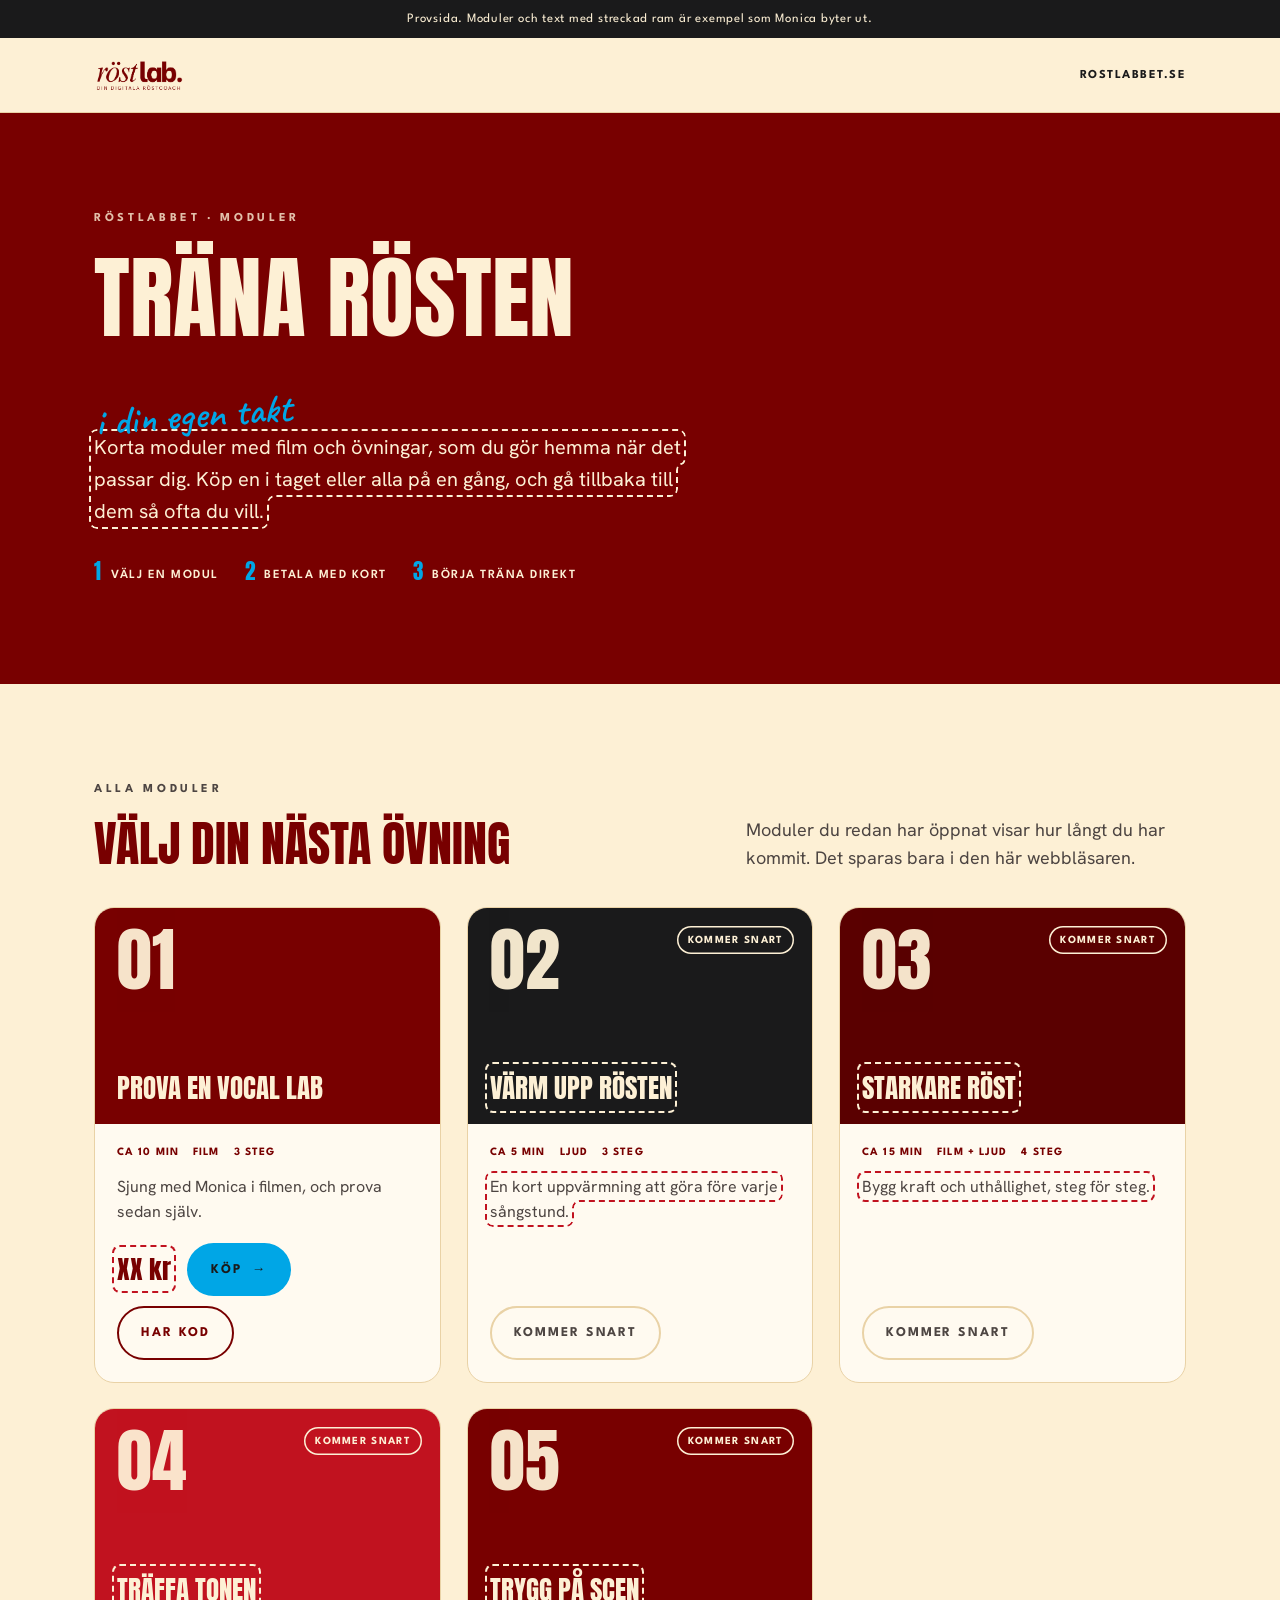
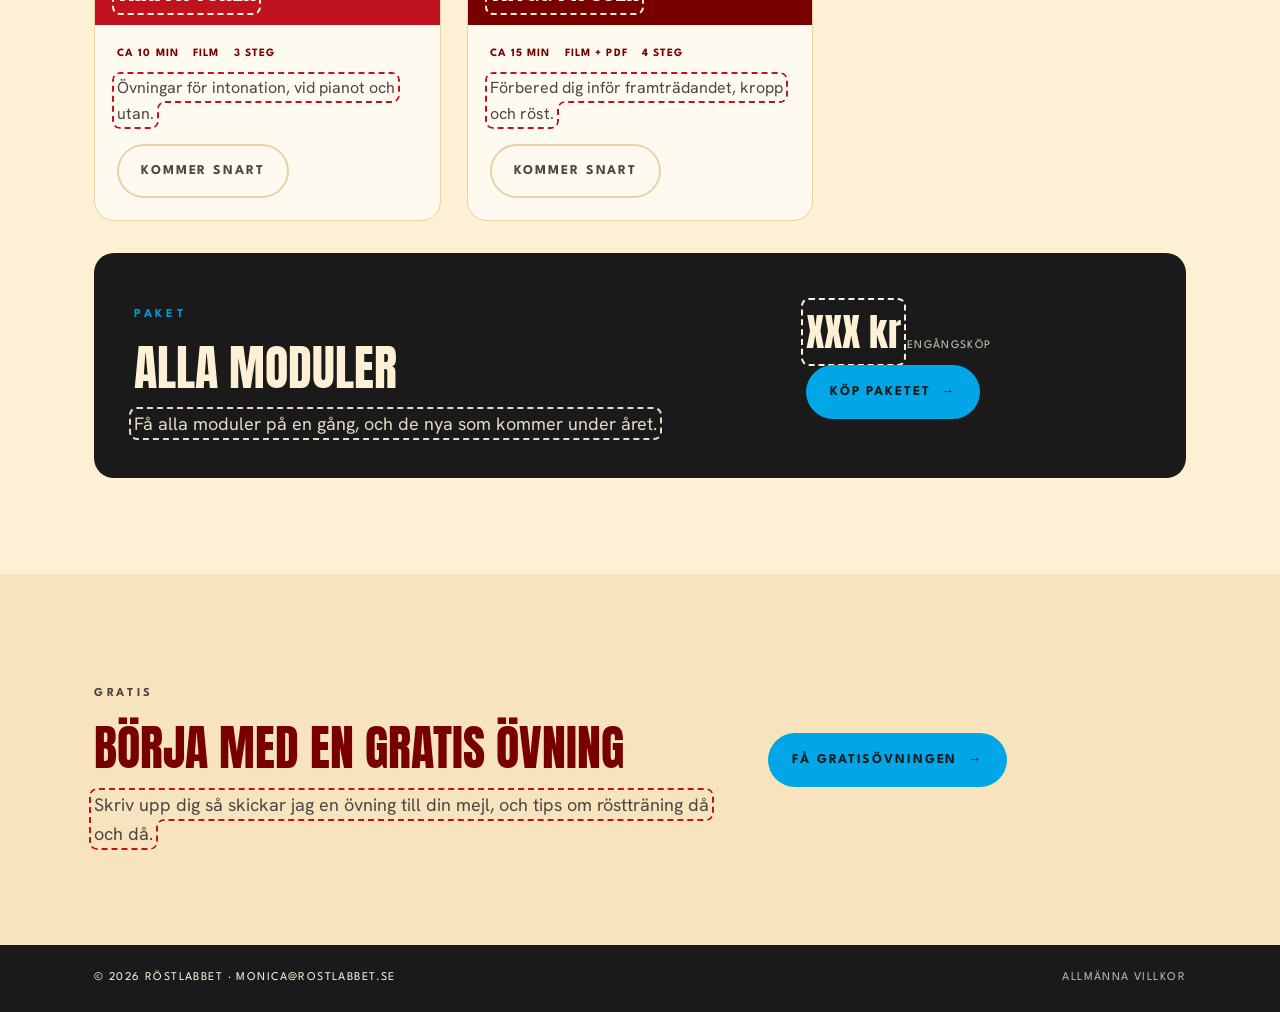
<file: moduler/index.html>
<!doctype html>
<!--
  RÖSTLABBET – provsida: alla moduler.
  Fungerar både som butik och som "mina moduler": en modul man har låst upp i den här webbläsaren visar "Fortsätt" och hur långt man kommit.
  Lägg till en modul = ett nytt objekt i listan MODULER längst ner. Text med streckad ram är exempel som Monica byter ut.
-->
<html lang="sv">
<head>
<meta charset="utf-8">
<meta name="viewport" content="width=device-width, initial-scale=1, viewport-fit=cover">
<meta name="robots" content="noindex, nofollow">
<title>Moduler – Röstlabbet</title>
<meta name="theme-color" content="#780000">
<link rel="icon" type="image/png" href="../media/favicon.png">
<link rel="preconnect" href="https://fonts.googleapis.com">
<link rel="preconnect" href="https://fonts.gstatic.com" crossorigin>
<link rel="stylesheet" href="https://fonts.googleapis.com/css2?family=Anton&family=Caveat:wght@600&family=League+Spartan:wght@400;600;700;800&family=Hanken+Grotesk:wght@400;500;600&display=swap">
<style>
/* Layout: red hero, then the modules as a grid of cards, each a coloured cover with a big number, the facts, and one clear action. Package last, full width. */
:root{
  color-scheme:light;
  --vocal:#780000;--vocal-deep:#5a0000;--signal:#C1121F;--lab:#00A6E6;--cream:#FDF0D5;--cream-2:#F7E4BF;--ink:#1A1A1B;--ink-soft:#4d4542;--line:#e9d2a6;
  --f-display:"Anton",Impact,"Arial Narrow",sans-serif;--f-script:"Caveat","Segoe Script",cursive;
  --f-label:"League Spartan",Arial,sans-serif;--f-body:"Hanken Grotesk","Segoe UI",Arial,sans-serif;
  --wrap:1180px;--gutter:clamp(16px,4vw,44px);
}
*{box-sizing:border-box}
body{margin:0;background:var(--cream);color:var(--ink);font-family:var(--f-body);font-size:18px;line-height:1.6;-webkit-font-smoothing:antialiased}
a{color:inherit}
p{margin:0}
.wrap{max-width:var(--wrap);margin-inline:auto;padding-inline:var(--gutter)}
:focus-visible{outline:3px solid var(--lab);outline-offset:3px}
.kicker{font-family:var(--f-label);font-weight:700;text-transform:uppercase;letter-spacing:.3em;font-size:.76rem;margin:0 0 16px;color:var(--signal)}
h1,h2{font-family:var(--f-display);font-weight:400;text-transform:uppercase;margin:0;text-wrap:balance;line-height:1.2}
h2{font-size:clamp(2rem,4.4vw,3rem);color:var(--vocal)}
h3{font-family:var(--f-label);font-weight:700;text-transform:uppercase;letter-spacing:.1em;font-size:1.05rem;margin:0}
.script{font-family:var(--f-script);font-weight:600;text-transform:none;color:var(--lab);display:block;transform:rotate(-4deg);font-size:.45em;margin-top:.2em}
.btn{display:inline-flex;align-items:center;justify-content:center;gap:10px;font-family:var(--f-label);font-weight:700;text-transform:uppercase;letter-spacing:.14em;font-size:.84rem;text-decoration:none;padding:15px 22px 13px;border-radius:999px;border:2px solid transparent;background:var(--lab);color:var(--ink);cursor:pointer;white-space:nowrap}
.btn:hover{background:#2bb8ee}
.btn-line{background:transparent;border-color:var(--vocal);color:var(--vocal)}
.btn-line:hover{background:var(--vocal);color:var(--cream)}
.btn.off{background:transparent;border-color:var(--line);color:var(--ink-soft);cursor:default}
.ph{outline:2px dashed var(--signal);outline-offset:3px;border-radius:3px}
.hero .ph,.pack .ph,.cover .ph{outline-color:var(--cream)}
.demo{background:var(--ink);color:var(--cream);font-family:var(--f-label);font-size:.8rem;letter-spacing:.06em;text-align:center;padding:9px 16px}

header.top{background:var(--cream);border-bottom:1px solid var(--line)}
header.top .wrap{display:flex;justify-content:space-between;align-items:center;gap:16px;padding-block:12px}
header.top img{height:50px;width:auto;display:block}
header.top a.back{font-family:var(--f-label);font-weight:700;text-transform:uppercase;letter-spacing:.12em;font-size:.76rem;text-decoration:none}

.hero{background:var(--vocal);color:var(--cream);padding-block:clamp(48px,8vw,96px)}
.hero .kicker{color:var(--cream);opacity:.8}
.hero h1{font-size:clamp(3rem,8vw,5.6rem)}
.hero .lede{margin-top:22px;max-width:54ch;font-size:clamp(1.05rem,1.6vw,1.25rem)}
.how{display:flex;flex-wrap:wrap;gap:10px 26px;margin:28px 0 0;padding:0;list-style:none;font-family:var(--f-label);font-weight:600;text-transform:uppercase;letter-spacing:.12em;font-size:.78rem}
.how b{font-family:var(--f-display);font-weight:400;font-size:1.3rem;color:var(--lab);margin-right:8px;vertical-align:-2px}

.band{padding-block:clamp(56px,8vw,96px)}
.head{display:flex;flex-wrap:wrap;justify-content:space-between;align-items:flex-end;gap:12px 30px;margin-bottom:34px}
.head p{color:var(--ink-soft);max-width:44ch}
.grid{display:grid;grid-template-columns:repeat(3,minmax(0,1fr));gap:clamp(16px,2vw,26px)}
@media (max-width:980px){.grid{grid-template-columns:repeat(2,minmax(0,1fr))}}
@media (max-width:620px){.grid{grid-template-columns:minmax(0,1fr)}}

.mod{background:#fffaf0;border:1px solid var(--line);border-radius:20px;overflow:hidden;display:flex;flex-direction:column;min-width:0}
.cover{position:relative;aspect-ratio:16/10;padding:20px 22px;display:flex;flex-direction:column;justify-content:space-between;color:var(--cream);background:var(--vocal)}
.cover.c2{background:var(--ink)}
.cover.c3{background:var(--vocal-deep)}
.cover.c4{background:var(--signal)}
.cover .no{font-family:var(--f-display);font-size:4.4rem;line-height:.9;opacity:.95}
.cover .t{font-family:var(--f-display);text-transform:uppercase;font-size:1.7rem;line-height:1.15}
.badge{position:absolute;top:18px;right:18px;font-family:var(--f-label);font-weight:700;text-transform:uppercase;letter-spacing:.12em;font-size:.68rem;padding:6px 11px 4px;border-radius:999px;background:var(--cream);color:var(--vocal)}
.badge.free{background:var(--lab);color:var(--ink)}
.badge.mine{background:#d9f2df;color:#1f5a33}
.badge.soon{background:transparent;color:var(--cream);box-shadow:inset 0 0 0 1.5px var(--cream)}
.body{padding:20px 22px 22px;display:flex;flex-direction:column;gap:12px;flex:1}
.body p{color:var(--ink-soft);font-size:1rem}
.facts{display:flex;flex-wrap:wrap;gap:6px 14px;margin:0;padding:0;list-style:none;font-family:var(--f-label);font-weight:700;text-transform:uppercase;letter-spacing:.1em;font-size:.7rem;color:var(--vocal)}
.bar{height:6px;border-radius:99px;background:var(--cream-2);overflow:hidden}
.bar i{display:block;height:100%;background:var(--vocal);border-radius:99px}
.prog{font-size:.85rem;color:var(--ink-soft)}
.act{margin-top:auto;display:flex;flex-wrap:wrap;align-items:center;gap:10px 16px;padding-top:6px}
.price{font-family:var(--f-display);font-size:1.6rem;color:var(--vocal);line-height:1}

.pack{margin-top:clamp(20px,3vw,32px);background:var(--ink);color:var(--cream);border-radius:20px;padding:clamp(24px,4vw,40px);display:grid;grid-template-columns:minmax(0,1.3fr) minmax(0,.7fr);gap:24px 40px;align-items:center}
@media (max-width:760px){.pack{grid-template-columns:minmax(0,1fr)}}
.pack .kicker{color:var(--lab)}
.pack h2{color:var(--cream)}
.pack p{margin-top:12px;opacity:.9}
.pack .side{display:grid;gap:14px;justify-items:start}
.pack .price{color:var(--cream);font-size:2.4rem}
.pack .price small{font-family:var(--f-label);font-size:.72rem;letter-spacing:.12em;text-transform:uppercase;margin-left:6px;opacity:.8}

.free-band{background:var(--cream-2)}
.free-band .wrap{display:grid;grid-template-columns:minmax(0,1.2fr) minmax(0,.8fr);gap:24px 48px;align-items:center}
@media (max-width:760px){.free-band .wrap{grid-template-columns:minmax(0,1fr)}}
.free-band p{margin-top:14px;color:var(--ink-soft)}

footer{background:var(--ink);color:var(--cream)}
footer .wrap{display:flex;flex-wrap:wrap;justify-content:space-between;gap:12px;padding-block:24px;font-family:var(--f-label);font-size:.74rem;letter-spacing:.12em;text-transform:uppercase}
footer a{text-decoration:none;opacity:.75}
</style>
</head>
<body>

<p class="demo">Provsida. Moduler och text med streckad ram är exempel som Monica byter ut.</p>

<header class="top">
  <div class="wrap">
    <a href="https://rostlabbet.se/"><img src="../media/rostlab-logga.png" alt="Röstlabbet, till startsidan" width="261" height="147"></a>
    <a class="back" href="https://rostlabbet.se/">rostlabbet.se</a>
  </div>
</header>

<main>

<section class="hero">
  <div class="wrap">
    <p class="kicker">Röstlabbet · Moduler</p>
    <h1>Träna rösten<span class="script">i din egen takt</span></h1>
    <p class="lede"><span class="ph">Korta moduler med film och övningar, som du gör hemma när det passar dig. Köp en i taget eller alla på en gång, och gå tillbaka till dem så ofta du vill.</span></p>
    <ul class="how">
      <li><b>1</b>Välj en modul</li>
      <li><b>2</b>Betala med kort</li>
      <li><b>3</b>Börja träna direkt</li>
    </ul>
  </div>
</section>

<section class="band">
  <div class="wrap">
    <div class="head">
      <div>
        <p class="kicker">Alla moduler</p>
        <h2>Välj din nästa övning</h2>
      </div>
      <p>Moduler du redan har öppnat visar hur långt du har kommit. Det sparas bara i den här webbläsaren.</p>
    </div>
    <div class="grid" id="grid"></div>

    <div class="pack">
      <div>
        <p class="kicker">Paket</p>
        <h2>Alla moduler</h2>
        <p><span class="ph">Få alla moduler på en gång, och de nya som kommer under året.</span></p>
      </div>
      <div class="side">
        <span class="price"><span class="ph">XXX kr</span><small>engångsköp</small></span>
        <a class="btn" href="#" data-stripe aria-disabled="true">Köp paketet <span aria-hidden="true">→</span></a>
      </div>
    </div>
  </div>
</section>

<section class="band free-band">
  <div class="wrap">
    <div>
      <p class="kicker">Gratis</p>
      <h2>Börja med en gratis övning</h2>
      <p><span class="ph">Skriv upp dig så skickar jag en övning till din mejl, och tips om röstträning då och då.</span></p>
    </div>
    <div><a class="btn" href="https://kurs.rostlabbet.se/f/ggqtwxd9">Få gratisövningen <span aria-hidden="true">→</span></a></div>
  </div>
</section>

</main>

<footer>
  <div class="wrap">
    <span>© 2026 Röstlabbet · monica@rostlabbet.se</span>
    <a href="https://rostlabbet.se/villkor.html">Allmänna villkor</a>
  </div>
</footer>

<script>
/* Modulerna. slug = mappnamnet under moduler/ och nyckeln som modulsidan sparar i webbläsaren.
   stripe = betallänken (buy.stripe.com/…). Tom = knappen visas men går ingenstans ännu.
   status: 'klar' (finns), 'snart' (visas som Kommer snart). gratis: true = ingen betalning. */
var MODULER=[
  {slug:'prova-vocal-lab',titel:'Prova en Vocal Lab',text:'Sjung med Monica i filmen, och prova sedan själv.',tid:'ca 10 min',format:'Film',steg:3,pris:'XX kr',stripe:'',status:'klar',exempel:false},
  {slug:'varm-upp',titel:'Värm upp rösten',text:'En kort uppvärmning att göra före varje sångstund.',tid:'ca 5 min',format:'Ljud',steg:3,pris:'',gratis:true,stripe:'',status:'snart',exempel:true},
  {slug:'starkare-rost',titel:'Starkare röst',text:'Bygg kraft och uthållighet, steg för steg.',tid:'ca 15 min',format:'Film + ljud',steg:4,pris:'XX kr',stripe:'',status:'snart',exempel:true},
  {slug:'trana-tonen',titel:'Träffa tonen',text:'Övningar för intonation, vid pianot och utan.',tid:'ca 10 min',format:'Film',steg:3,pris:'XX kr',stripe:'',status:'snart',exempel:true},
  {slug:'scen',titel:'Trygg på scen',text:'Förbered dig inför framträdandet, kropp och röst.',tid:'ca 15 min',format:'Film + PDF',steg:4,pris:'XX kr',stripe:'',status:'snart',exempel:true}
];
(function(){
  function esc(s){return String(s).replace(/[&<>"]/g,function(c){return{'&':'&amp;','<':'&lt;','>':'&gt;','"':'&quot;'}[c]})}
  function get(k){try{return localStorage.getItem(k)}catch(e){return null}}
  var covers=['','c2','c3','c4'];
  var html=MODULER.map(function(m,i){
    var key='rl-modul-'+m.slug,mine=m.status==='klar'&&get(key+'-oppen')==='1',done=0;
    for(var s=1;s<=m.steg;s++)if(get(key+'-steg'+s)==='1')done++;
    var ph=function(t){return m.exempel?'<span class="ph">'+esc(t)+'</span>':esc(t)};
    var badge=m.status==='snart'?'<span class="badge soon">Kommer snart</span>':mine?'<span class="badge mine">Din modul</span>':m.gratis?'<span class="badge free">Gratis</span>':'';
    var act;
    if(m.status==='snart')act='<span class="btn off">Kommer snart</span>';
    else if(mine)act='<a class="btn" href="'+esc(m.slug)+'/">'+(done?'Fortsätt':'Börja')+' <span aria-hidden="true">→</span></a>';
    else if(m.gratis)act='<a class="btn" href="'+esc(m.slug)+'/">Öppna gratis <span aria-hidden="true">→</span></a>';
    else act='<span class="price"><span class="ph">'+esc(m.pris)+'</span></span><a class="btn" href="'+(m.stripe?esc(m.stripe):'#')+'"'+(m.stripe?'':' data-stripe aria-disabled="true"')+'>Köp <span aria-hidden="true">→</span></a>'
      +'<a class="btn btn-line" href="'+esc(m.slug)+'/">Har kod</a>';
    var prog=mine?'<div class="bar" role="progressbar" aria-valuemin="0" aria-valuemax="'+m.steg+'" aria-valuenow="'+done+'" aria-label="Klara steg"><i style="width:'+Math.round(done/m.steg*100)+'%"></i></div><p class="prog">'+(done===m.steg?'Klar! Gör den gärna igen.':done+' av '+m.steg+' steg klara')+'</p>':'';
    return '<article class="mod"><div class="cover '+covers[i%4]+'">'+badge+'<span class="no">'+String(i+1).padStart(2,'0')+'</span><span class="t">'+ph(m.titel)+'</span></div>'
      +'<div class="body"><ul class="facts"><li>'+esc(m.tid)+'</li><li>'+esc(m.format)+'</li><li>'+m.steg+' steg</li></ul><p>'+ph(m.text)+'</p>'+prog+'<div class="act">'+act+'</div></div></article>';
  }).join('');
  document.getElementById('grid').innerHTML=html;
  // Provsida: köpknappar utan betallänk ska inte hoppa upp till toppen.
  document.addEventListener('click',function(e){var a=e.target.closest&&e.target.closest('[data-stripe]');if(a){e.preventDefault();alert('Här kommer Stripe-kassan när betallänken är skapad.')}});
})();
</script>
</body>
</html>
</file>
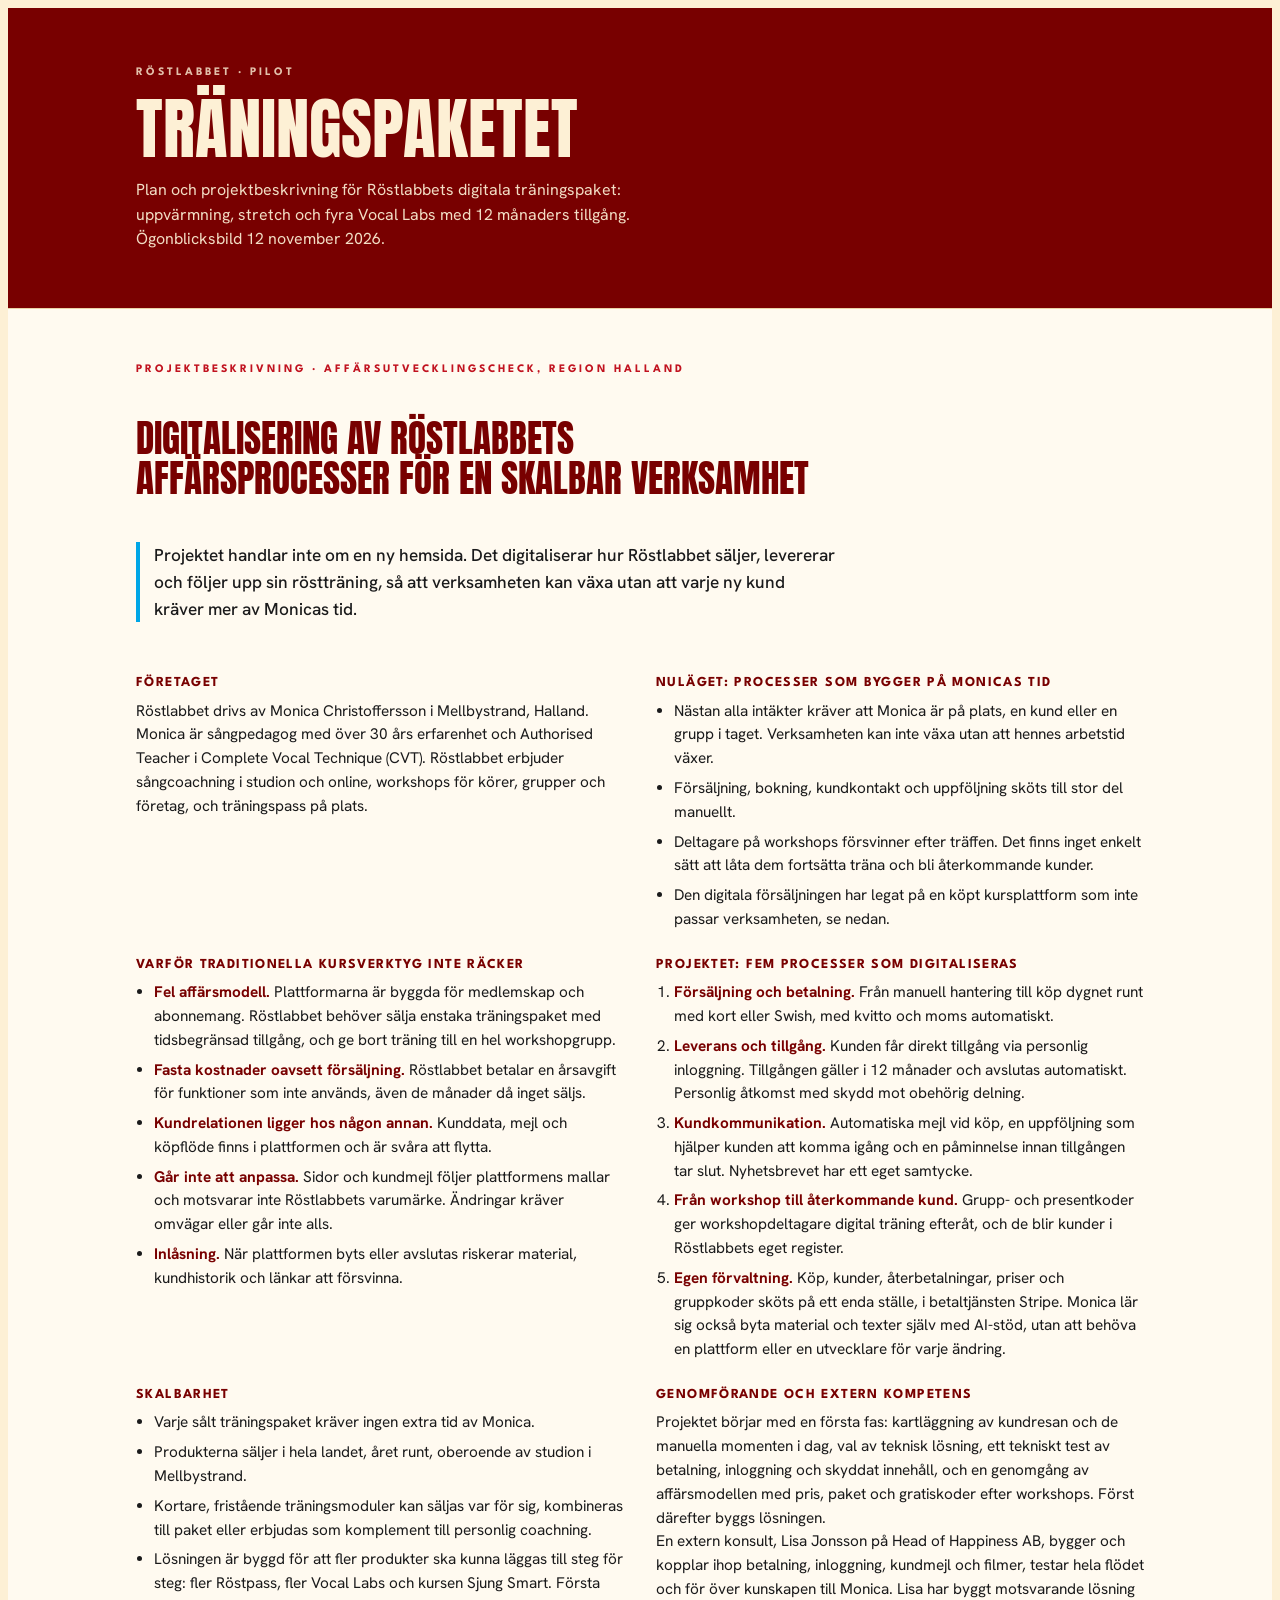
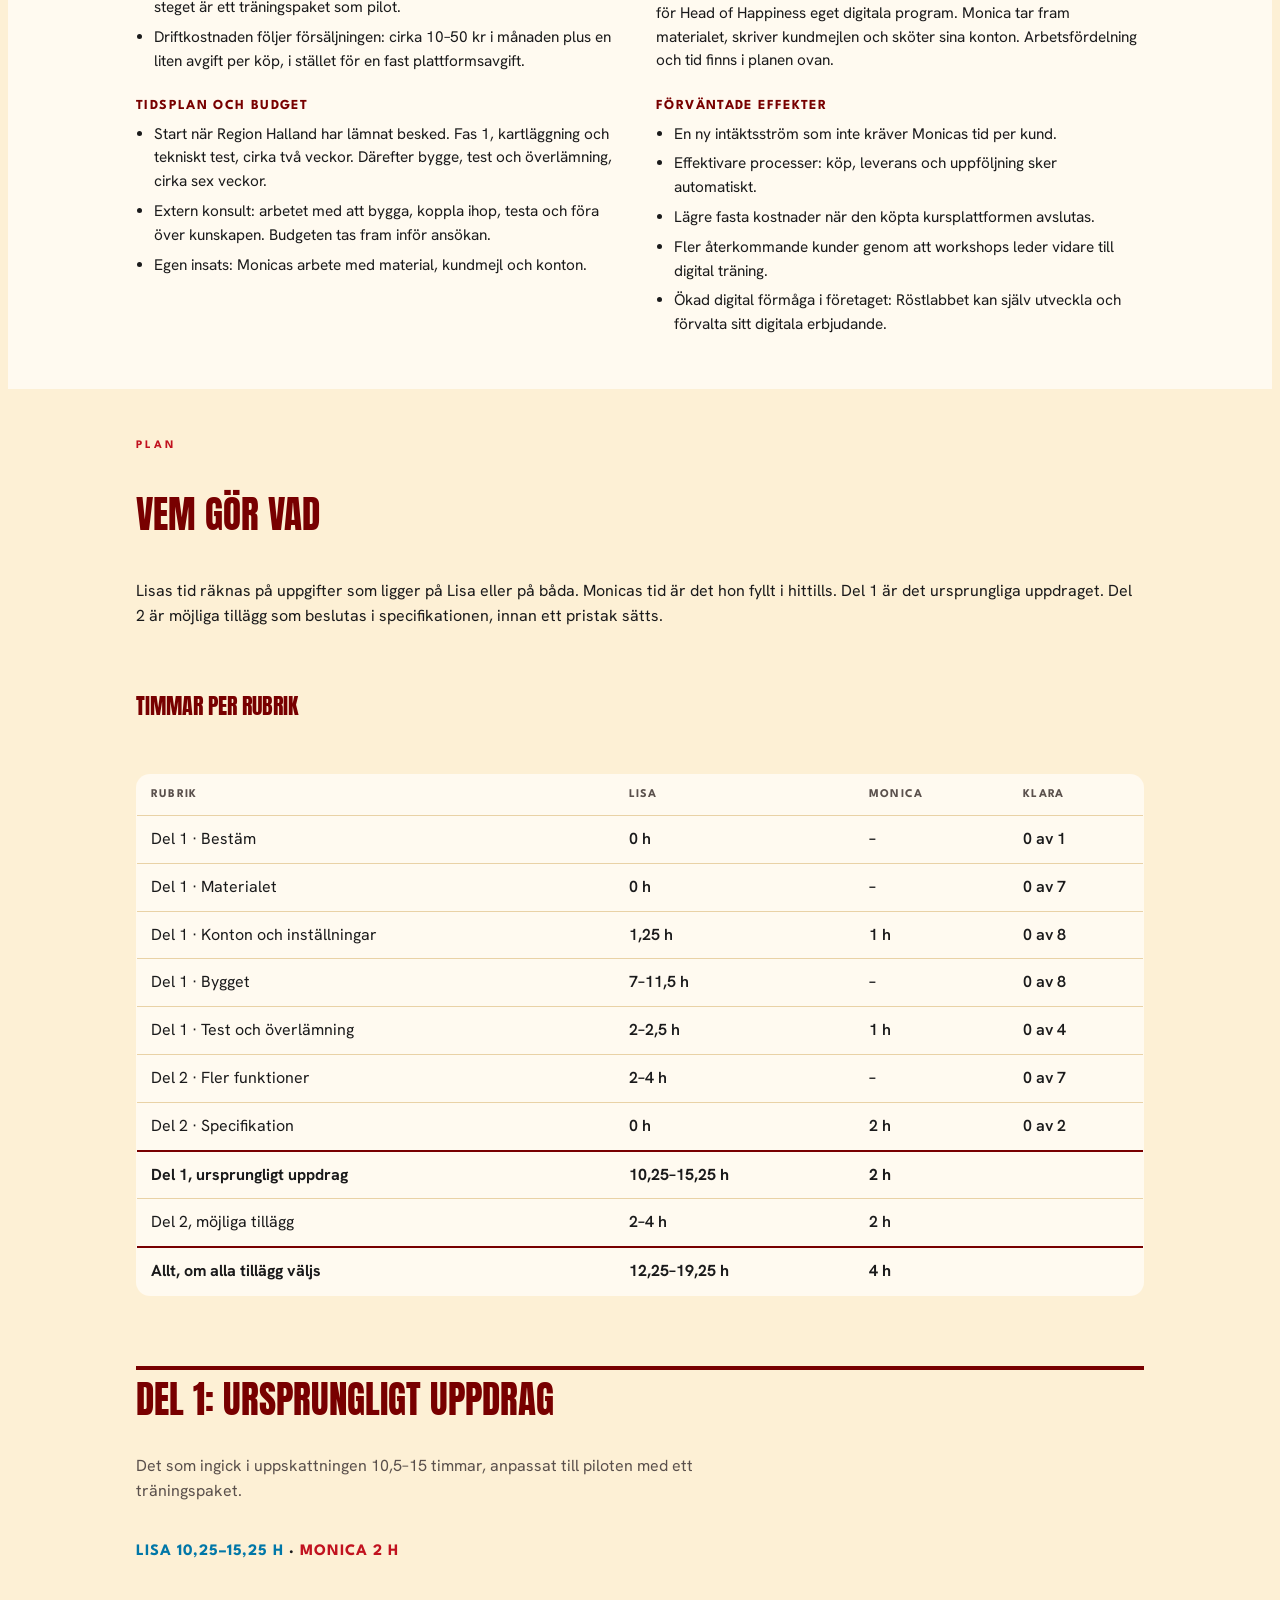
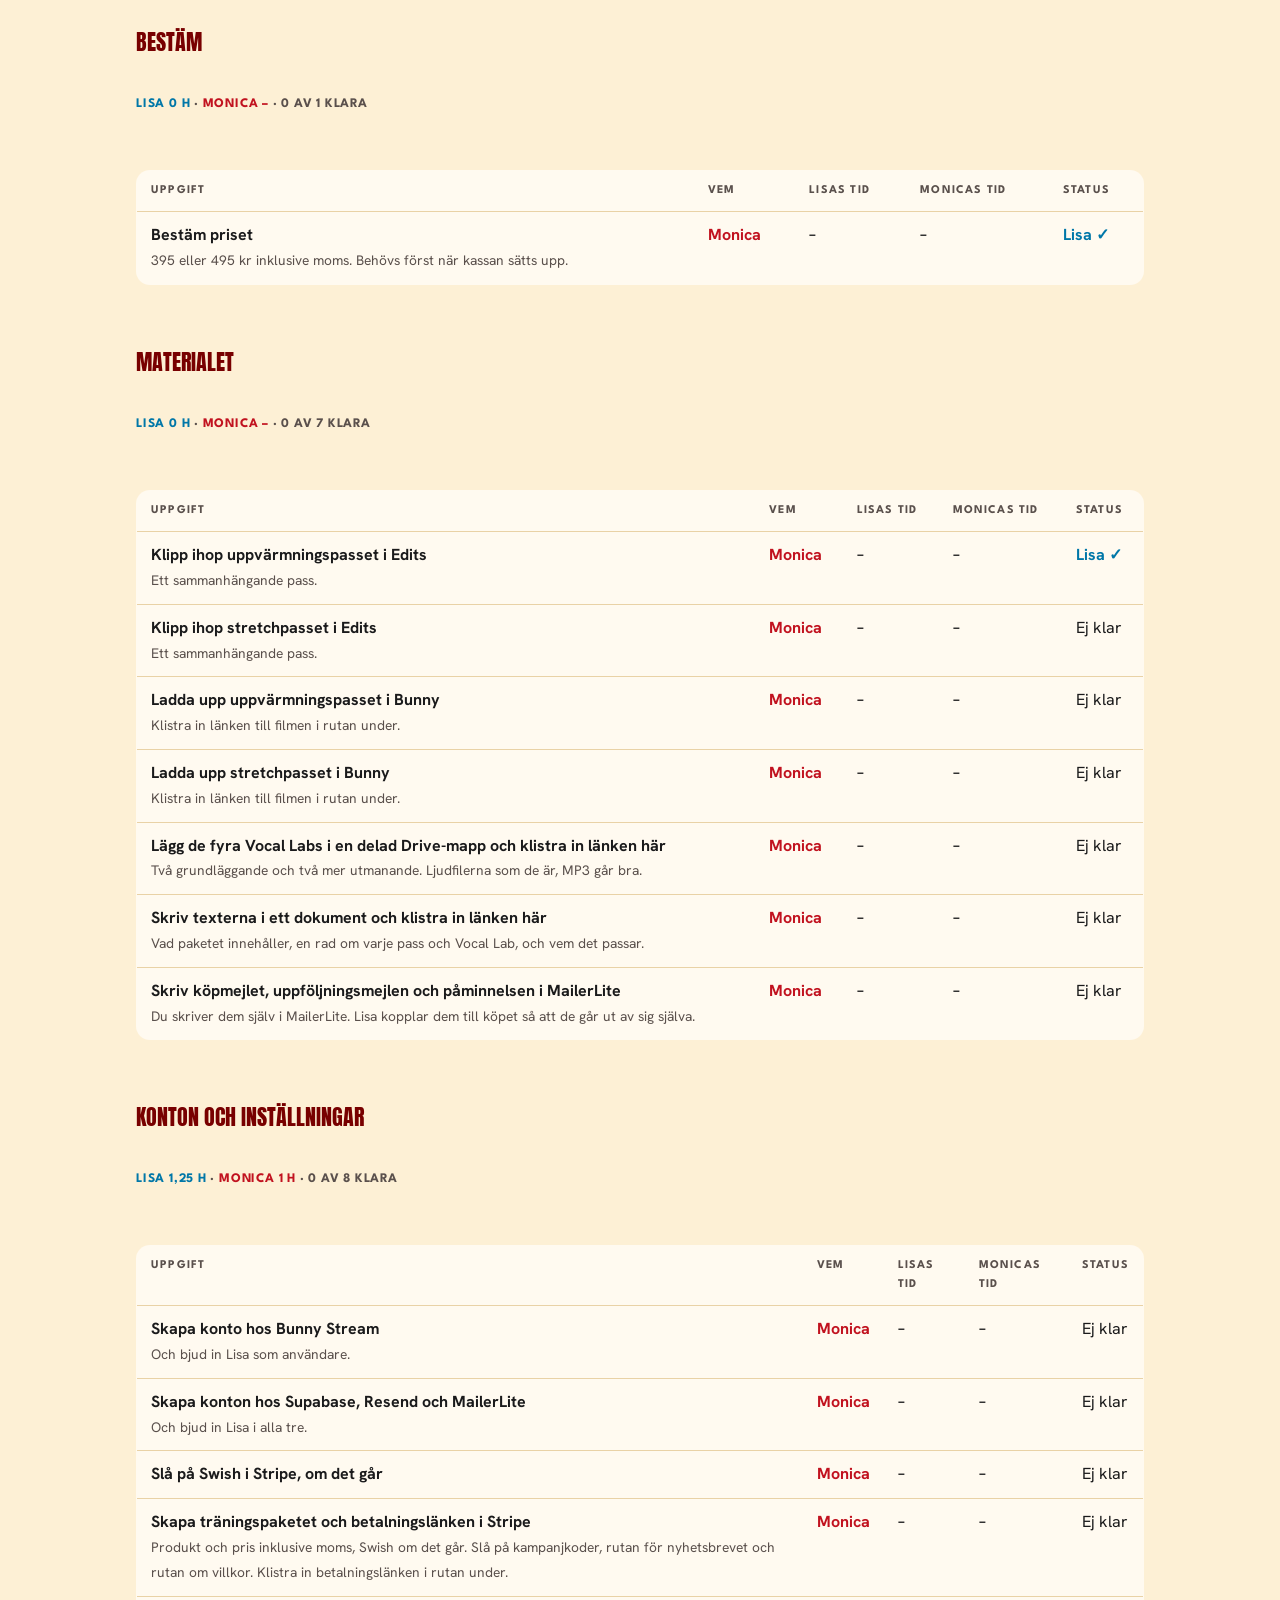
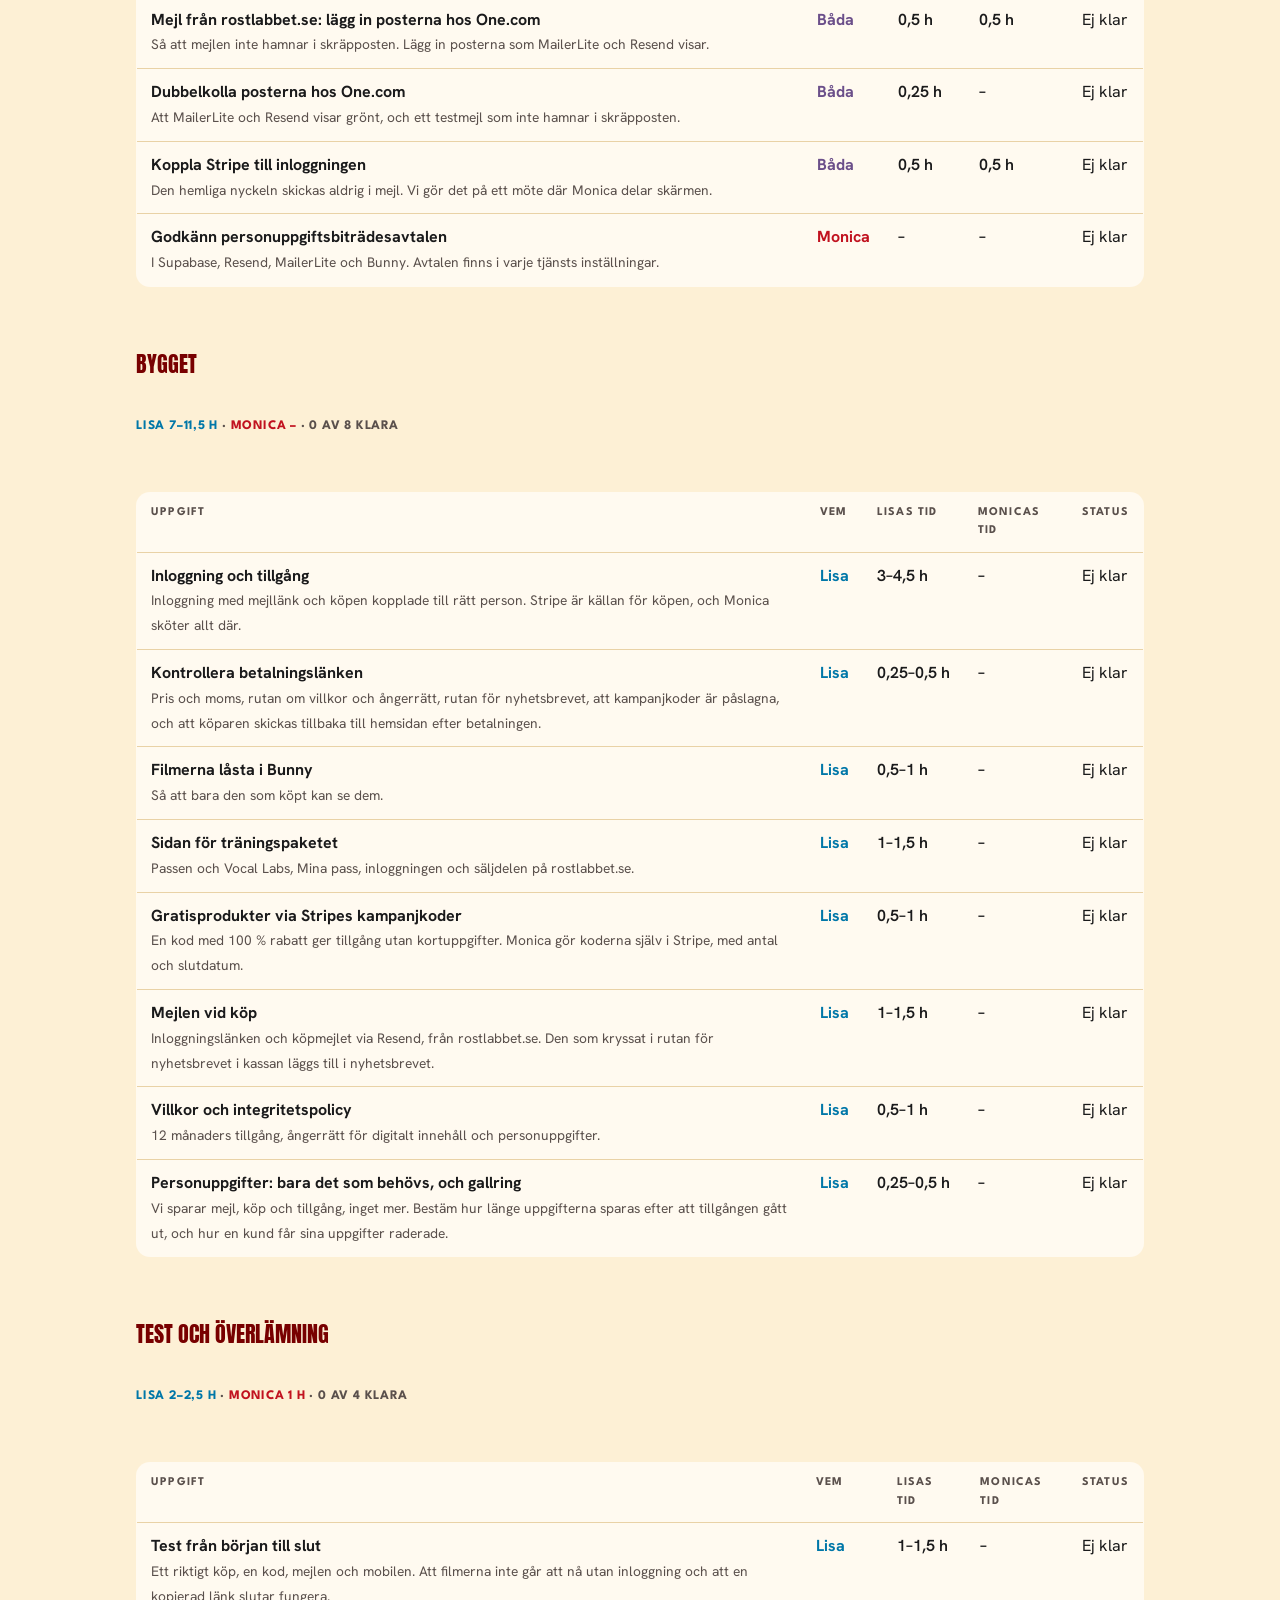
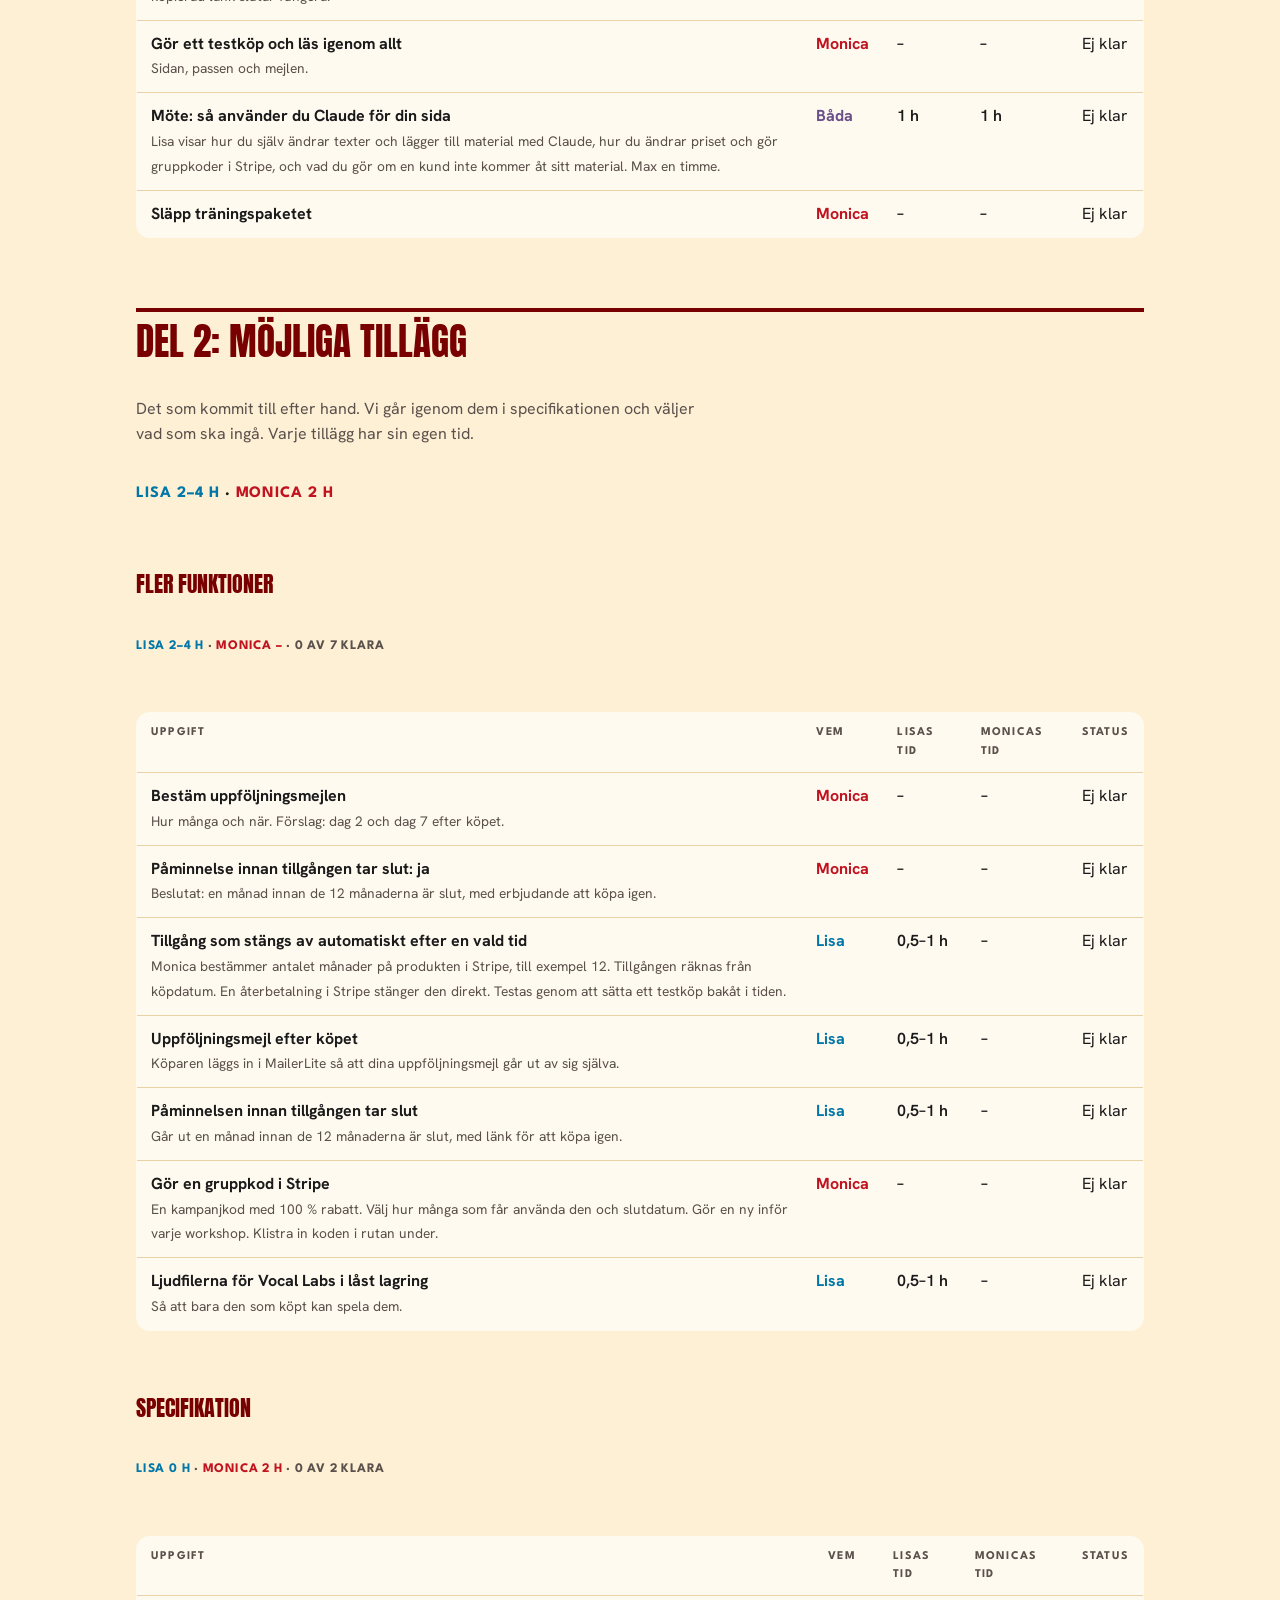
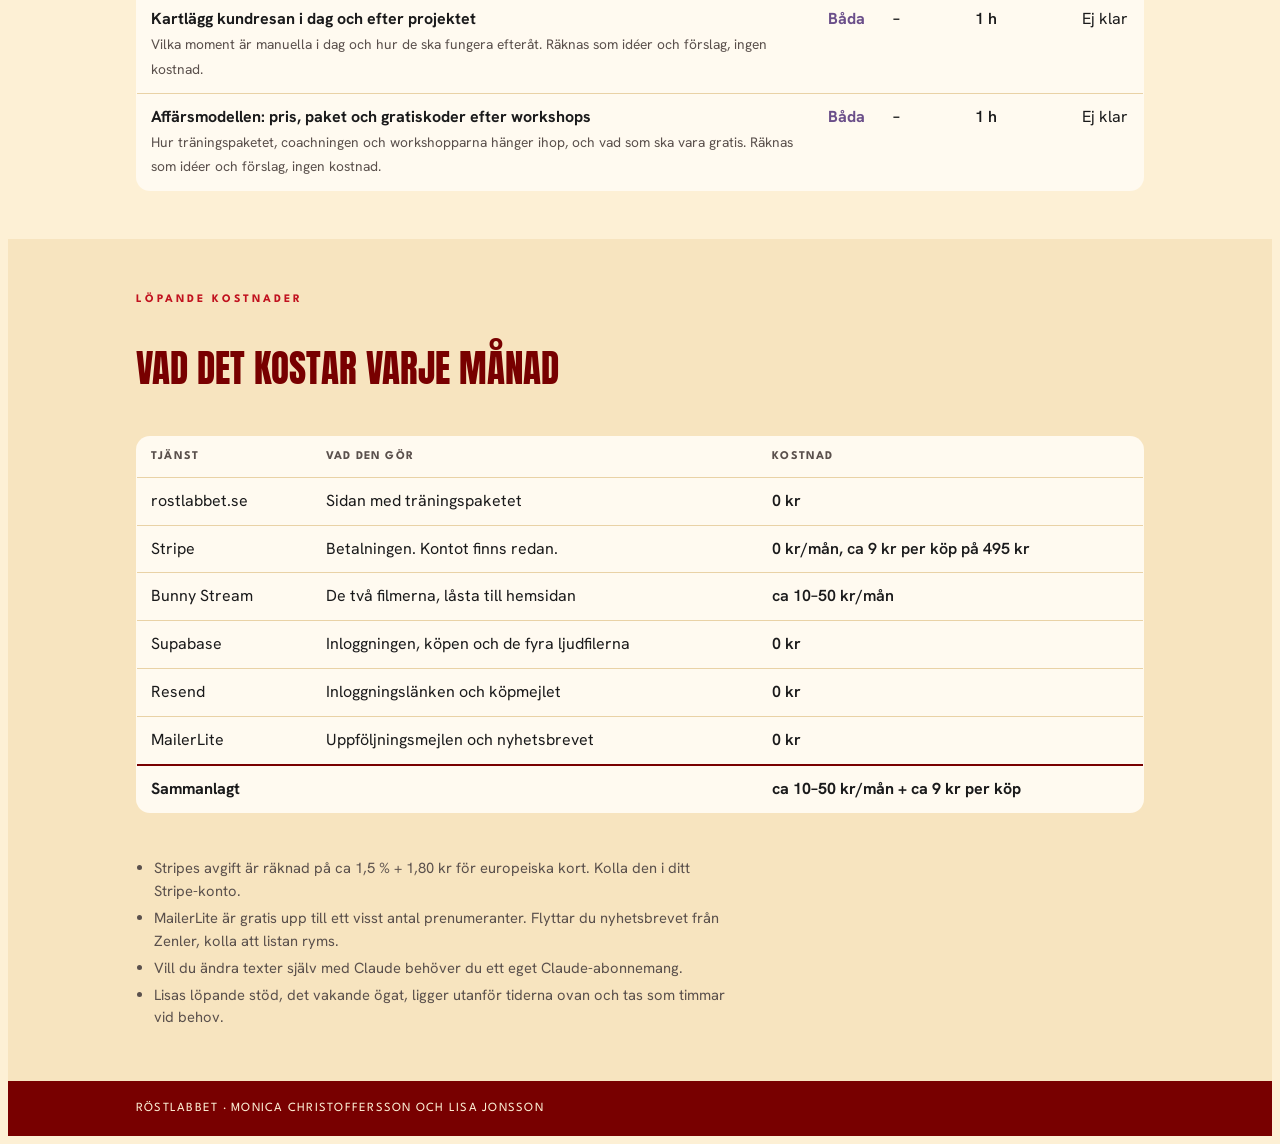
<file: plan-mjjpeujlibg0/index.html>
<!doctype html>
<html lang="sv"><head><meta charset="utf-8"><meta name="viewport" content="width=device-width, initial-scale=1">
<meta name="robots" content="noindex, nofollow">
<title>Röstlabbets träningspaket – plan och projektbeskrivning</title>
<link rel="stylesheet" href="https://fonts.googleapis.com/css2?family=Anton&family=League+Spartan:wght@600;700&family=Hanken+Grotesk:wght@400;500;600&display=swap">
<style>
/* Layout: Röstlabbet's own look, one deliberate light theme. Red header with the totals, then the plan grouped by phase:
   each row is one task with who (Monica / Lisa / Båda), time, done and a note field for links. Costs at the end. */
:root{
  color-scheme:light;
  --vocal:#780000;--signal:#C1121F;--lab:#00A6E6;--cream:#FDF0D5;--cream-2:#F7E4BF;--paper:#fffaf0;--ink:#1A1A1B;--ink-soft:#5a504c;--line:#e9d2a6;
  --monica:#C1121F;--lisa:#0077a8;--bada:#6b4f8a;
  --f-display:"Anton",Impact,"Arial Narrow",sans-serif;
  --f-label:"League Spartan",Arial,sans-serif;
  --f-body:"Hanken Grotesk","Segoe UI",Arial,sans-serif;
}
*{box-sizing:border-box}
body{background:var(--cream);color:var(--ink);font-family:var(--f-body);font-size:16px;line-height:1.55;-webkit-font-smoothing:antialiased}
p{margin:0}
button,input,select{font:inherit;color:inherit}
:focus-visible{outline:3px solid var(--lab);outline-offset:2px}
.wrap{max-width:1040px;margin-inline:auto;padding-left:max(16px,env(safe-area-inset-left,0px));padding-right:max(16px,env(safe-area-inset-right,0px))}
.kicker{font-family:var(--f-label);font-weight:700;text-transform:uppercase;letter-spacing:.26em;font-size:.72rem;margin:0 0 10px}
h1,h2{font-family:var(--f-display);font-weight:400;text-transform:uppercase;margin:0;line-height:1.1;text-wrap:balance}

.top{background:var(--vocal);color:var(--cream)}
.top .wrap{padding-block:clamp(32px,6vw,56px)}
.top .kicker{opacity:.8}
.top h1{font-size:clamp(2.4rem,7vw,4.2rem)}
.top .lede{margin-top:12px;max-width:62ch;opacity:.92}
.sum{display:grid;grid-template-columns:repeat(3,minmax(0,1fr));gap:12px;margin-top:26px}
@media (max-width:640px){.sum{grid-template-columns:minmax(0,1fr)}}
.tile{background:rgba(253,240,213,.1);border:1px solid rgba(253,240,213,.25);border-radius:14px;padding:16px 18px;min-width:0}
.tile .lbl{font-family:var(--f-label);font-weight:700;text-transform:uppercase;letter-spacing:.14em;font-size:.72rem;opacity:.85}
.tile .val{font-family:var(--f-display);font-size:2.1rem;line-height:1.1;margin-top:4px;font-variant-numeric:tabular-nums}
.tile .sub{font-size:.86rem;opacity:.85;margin-top:2px}
.tile.lisa .val{color:#7fd3f5}
.tile.monica .val{color:#ffb3a8}

.bar{position:sticky;top:env(safe-area-inset-top,0px);z-index:5;background:var(--cream);border-bottom:1px solid var(--line)}
body::before{content:"";position:fixed;inset:0 0 auto;height:env(safe-area-inset-top,0px);z-index:10;background:var(--cream)}
.bar .wrap{display:flex;flex-wrap:wrap;align-items:center;gap:8px 14px;padding-block:12px}
.chips{display:flex;flex-wrap:wrap;gap:6px}
.chips button{border:1.5px solid var(--line);background:var(--paper);border-radius:999px;padding:6px 14px 5px;cursor:pointer;font-weight:500;font-size:.9rem}
.chips button[aria-pressed="true"]{background:var(--ink);border-color:var(--ink);color:var(--cream)}
.dolj{display:flex;align-items:center;gap:8px;font-size:.9rem;margin-left:auto;cursor:pointer}
.status{font-size:.86rem;color:var(--ink-soft);width:100%}
.status:empty{display:none}

main .wrap{padding-block:26px 40px;display:grid;gap:30px}
.grupp h2{font-size:1.6rem;color:var(--vocal)}
.grupp .gh{display:flex;align-items:baseline;justify-content:space-between;gap:12px;flex-wrap:wrap;margin-bottom:10px}
.delhuvud{padding-top:10px;border-top:4px solid var(--vocal)}
.delhuvud.del-tillagg{border-top-color:var(--bada);margin-top:20px}
.delhuvud h2{font-size:clamp(1.9rem,4.5vw,2.6rem);color:var(--vocal)}
.delhuvud.del-tillagg h2{color:var(--bada)}
.delhuvud .dtext{color:var(--ink-soft);max-width:65ch;margin-top:4px}
.delhuvud .dsum{display:flex;flex-wrap:wrap;gap:6px 16px;margin-top:8px;font-family:var(--f-label);font-weight:700;font-size:.9rem;letter-spacing:.06em;text-transform:uppercase;font-variant-numeric:tabular-nums}
.delhuvud .dsum .gl{color:var(--lisa)}.delhuvud .dsum .gm{color:var(--monica)}
.grupp .gsum{font-family:var(--f-label);font-weight:700;font-size:.78rem;letter-spacing:.08em;text-transform:uppercase;color:var(--ink-soft);display:flex;flex-wrap:wrap;gap:6px 14px;font-variant-numeric:tabular-nums}
.grupp .gsum .gl{color:var(--lisa)}.grupp .gsum .gm{color:var(--monica)}
.lista{background:var(--paper);border:1px solid var(--line);border-radius:16px;overflow:hidden}
.rad{display:grid;grid-template-columns:96px minmax(0,1fr) auto auto;border-left:6px solid transparent;gap:6px 14px;align-items:center;padding:14px 16px;border-top:1px solid var(--line)}
.rad:first-child{border-top:0}
.rad[hidden]{display:none}
.bockar{display:grid;gap:6px;align-self:start;padding-top:2px}
.bock{display:flex;align-items:center;gap:6px;border:2px solid var(--line);background:#fff;border-radius:999px;padding:5px 10px 4px 6px;font-family:var(--f-label);font-weight:700;font-size:.72rem;letter-spacing:.04em;cursor:pointer;color:var(--ink-soft);white-space:nowrap}
.bock .ring{width:18px;height:18px;border-radius:50%;border:2px solid currentColor;display:grid;place-items:center;font-size:.7rem;line-height:1}
.bock.m{border-color:#f0b8b0;color:var(--monica)}
.bock.l{border-color:#a9d6ea;color:var(--lisa)}
.bock[aria-pressed="true"].m{background:var(--monica);border-color:var(--monica);color:#fff}
.bock[aria-pressed="true"].l{background:var(--lisa);border-color:var(--lisa);color:#fff}
.bock[aria-pressed="true"] .ring::after{content:"✓"}
.bock:disabled{cursor:default}
.bock:disabled:not([aria-pressed="true"]){opacity:.55}
.rad.av-m{border-left-color:var(--monica);background:#fdf1ee}
.rad.av-l{border-left-color:var(--lisa);background:#eef7fb}
.rad.av-m.av-l{border-left-color:transparent;background:linear-gradient(to bottom,var(--monica),var(--lisa)) left top/6px 100% no-repeat,#f3eff7}
.rad.klar .titel{text-decoration:line-through;color:var(--ink-soft)}
.legend{display:flex;flex-wrap:wrap;gap:6px 14px;font-size:.84rem;color:var(--ink-soft);width:100%}
.legend span::before{content:"";display:inline-block;width:12px;height:12px;border-radius:3px;margin-right:6px;vertical-align:-1px;background:var(--c)}
.mitt{min-width:0}
.titel{width:100%;border:0;background:transparent;font-weight:600;font-size:1rem;padding:2px 0;border-bottom:1px dashed transparent}
.titel:hover,.titel:focus{border-bottom-color:var(--line);outline:none}
.info{font-size:.88rem;color:var(--ink-soft);margin-top:2px}
.not{width:100%;margin-top:8px;border:1px solid var(--line);border-radius:8px;background:#fff;padding:6px 10px;font-size:.88rem}
.not::placeholder{color:#a0938c}
.kalla{margin-top:8px}
.kalla label{display:block;font-family:var(--f-label);font-weight:700;font-size:.72rem;letter-spacing:.06em;text-transform:uppercase;color:var(--ink-soft)}
.kalla .not{margin-top:3px}
.kallor:empty{display:none}
.lank{display:inline-block;margin-top:6px;font-size:.86rem;color:var(--lisa);word-break:break-all}
.vem{display:inline-flex;border:1.5px solid var(--line);border-radius:999px;overflow:hidden;background:#fff}
.vem button{border:0;background:transparent;padding:6px 11px 5px;font-family:var(--f-label);font-weight:700;font-size:.74rem;letter-spacing:.06em;text-transform:uppercase;cursor:pointer;color:var(--ink-soft)}
.vem button + button{border-left:1.5px solid var(--line)}
.vem button[aria-pressed="true"][data-v="monica"]{background:var(--monica);color:#fff}
.vem button[aria-pressed="true"][data-v="lisa"]{background:var(--lisa);color:#fff}
.vem button[aria-pressed="true"][data-v="bada"]{background:var(--bada);color:#fff}
.tider{display:grid;gap:6px;font-variant-numeric:tabular-nums;white-space:nowrap}
.tidrad{display:flex;align-items:center;gap:4px}
.tidrad .tl{font-family:var(--f-label);font-weight:700;font-size:.7rem;letter-spacing:.08em;text-transform:uppercase;width:58px}
.tidrad.l .tl{color:var(--lisa)}
.tidrad.m .tl{color:var(--monica)}
.tidrad input{width:50px;border:1px solid var(--line);border-radius:8px;background:#fff;padding:5px 6px;text-align:center;font-size:.9rem}
.tidrad input:disabled{background:transparent;border-color:transparent;color:var(--ink);opacity:1;-webkit-text-fill-color:var(--ink)}
.tidrad span.h{font-size:.85rem;color:var(--ink-soft)}
.tidrad.ute{opacity:.45}
.tidrad.ute input{text-decoration:line-through}
.tidrad .sparas{font-size:.72rem;color:var(--ink-soft);margin-left:4px}
.radfot{grid-column:1/-1;display:flex;justify-content:flex-end;gap:8px;font-size:.8rem}
.lankknapp{border:0;background:none;color:var(--ink-soft);cursor:pointer;text-decoration:underline;padding:0}
.lankknapp.fara{color:var(--signal)}
@media (max-width:720px){
  .rad{grid-template-columns:minmax(0,1fr)}
  .bockar{display:flex;grid-column:1}
  .vem,.tider,.mitt{grid-column:1}
  .radfot{justify-content:flex-start}
}
.ny{display:block;width:100%;border:0;border-top:1px dashed var(--line);background:transparent;padding:12px 16px;text-align:left;cursor:pointer;color:var(--vocal);font-weight:600}
.ny:hover{background:var(--cream-2)}
.las .ny,.las .radfot{display:none}
.tomt{background:var(--paper);border:1px dashed var(--line);border-radius:16px;padding:22px;color:var(--ink-soft)}

.projekt{background:var(--paper);border-top:1px solid var(--line)}
.projekt .wrap{padding-block:clamp(32px,5vw,52px)}
.projekt h2{font-size:clamp(1.7rem,4vw,2.3rem);color:var(--vocal)}
.pgrid{display:grid;grid-template-columns:repeat(2,minmax(0,1fr));gap:22px 32px;margin-top:20px}
@media (max-width:720px){.pgrid{grid-template-columns:minmax(0,1fr)}}
.pblock{min-width:0}
.pblock h3{font-family:var(--f-label);font-weight:700;text-transform:uppercase;letter-spacing:.1em;font-size:.86rem;color:var(--vocal);margin:0 0 6px}
.pblock p,.pblock li{font-size:.96rem;max-width:62ch}
.pblock ul,.pblock ol{margin:0;padding-left:1.15em;display:grid;gap:6px}
.pblock b{color:var(--vocal)}
.ingressp{margin-top:12px;max-width:70ch;font-size:1.08rem;font-weight:500;border-left:4px solid var(--lab);padding-left:14px}
.kost{background:var(--cream-2)}
.kost .wrap{padding-block:clamp(32px,5vw,52px)}
.kost h2{font-size:clamp(1.7rem,4vw,2.3rem);color:var(--vocal)}
.tabwrap{overflow-x:auto;margin-top:16px}
table{width:100%;border-collapse:collapse;background:var(--paper);border:1px solid var(--line);border-radius:14px;overflow:hidden;font-variant-numeric:tabular-nums}
th,td{text-align:left;padding:11px 14px;border-top:1px solid var(--line);vertical-align:top}
th{font-family:var(--f-label);font-weight:700;text-transform:uppercase;letter-spacing:.1em;font-size:.74rem;color:var(--ink-soft);border-top:0}
td.kr{white-space:nowrap;font-weight:600}
tr.tot td{border-top:2px solid var(--vocal);font-weight:700}
.not-list{margin:14px 0 0;padding-left:1.2em;color:var(--ink-soft);font-size:.92rem;display:grid;gap:4px;max-width:75ch}
footer{background:var(--vocal);color:var(--cream)}
footer .wrap{padding-block:18px;font-family:var(--f-label);font-size:.78rem;letter-spacing:.1em;text-transform:uppercase;display:flex;justify-content:space-between;gap:10px;flex-wrap:wrap}
footer a{color:var(--cream)}
@media (prefers-reduced-motion:reduce){*{transition:none!important}}

.gt{font-family:var(--f-display);font-weight:400;text-transform:uppercase;color:var(--vocal);font-size:1.4rem;margin:30px 0 4px}
.gsum2{margin:0 0 10px;font-family:var(--f-label);font-weight:700;font-size:.82rem;letter-spacing:.06em;text-transform:uppercase;color:var(--ink-soft)}
.inf{font-size:.86rem;color:var(--ink-soft)}
.v-monica{color:var(--monica);font-weight:700}.v-lisa{color:var(--lisa);font-weight:700}.v-bada{color:var(--bada);font-weight:700}
.pm{color:var(--monica);font-weight:700}.pl{color:var(--lisa);font-weight:700}
.plan .wrap{padding-block:clamp(28px,5vw,48px)}
.plan h2{font-family:var(--f-display);font-weight:400;text-transform:uppercase;color:var(--vocal);font-size:clamp(1.7rem,4vw,2.3rem)}
.summa{margin-top:14px}
.del{font-family:var(--f-display);font-weight:400;text-transform:uppercase;color:var(--vocal);font-size:clamp(1.8rem,4vw,2.4rem);margin:40px 0 4px;padding-top:10px;border-top:4px solid var(--vocal)}
.dtext{color:var(--ink-soft);max-width:65ch}
.dsum{font-family:var(--f-label);font-weight:700;text-transform:uppercase;letter-spacing:.06em;margin-top:6px}
</style></head><body>
<header class="top"><div class="wrap"><p class="kicker">Röstlabbet · Pilot</p><h1>Träningspaketet</h1>
<p class="lede">Plan och projektbeskrivning för Röstlabbets digitala träningspaket: uppvärmning, stretch och fyra Vocal Labs med 12 månaders tillgång. Ögonblicksbild 12 november 2026.</p></div></header>
<main>
<section class="projekt" id="almi">
  <div class="wrap">
    <p class="kicker" style="color:var(--signal)">Projektbeskrivning · Affärsutvecklingscheck, Region Halland</p>
    <h2>Digitalisering av Röstlabbets affärsprocesser för en skalbar verksamhet</h2>
    <p class="ingressp">Projektet handlar inte om en ny hemsida. Det digitaliserar hur Röstlabbet säljer, levererar och följer upp sin röstträning, så att verksamheten kan växa utan att varje ny kund kräver mer av Monicas tid.</p>
    <div class="pgrid">
      <div class="pblock">
        <h3>Företaget</h3>
        <p>Röstlabbet drivs av Monica Christoffersson i Mellbystrand, Halland. Monica är sångpedagog med över 30 års erfarenhet och Authorised Teacher i Complete Vocal Technique (CVT). Röstlabbet erbjuder sångcoachning i studion och online, workshops för körer, grupper och företag, och träningspass på plats.</p>
      </div>
      <div class="pblock">
        <h3>Nuläget: processer som bygger på Monicas tid</h3>
        <ul>
          <li>Nästan alla intäkter kräver att Monica är på plats, en kund eller en grupp i taget. Verksamheten kan inte växa utan att hennes arbetstid växer.</li>
          <li>Försäljning, bokning, kundkontakt och uppföljning sköts till stor del manuellt.</li>
          <li>Deltagare på workshops försvinner efter träffen. Det finns inget enkelt sätt att låta dem fortsätta träna och bli återkommande kunder.</li>
          <li>Den digitala försäljningen har legat på en köpt kursplattform som inte passar verksamheten, se nedan.</li>
        </ul>
      </div>
      <div class="pblock">
        <h3>Varför traditionella kursverktyg inte räcker</h3>
        <ul>
          <li><b>Fel affärsmodell.</b> Plattformarna är byggda för medlemskap och abonnemang. Röstlabbet behöver sälja enstaka träningspaket med tidsbegränsad tillgång, och ge bort träning till en hel workshopgrupp.</li>
          <li><b>Fasta kostnader oavsett försäljning.</b> Röstlabbet betalar en årsavgift för funktioner som inte används, även de månader då inget säljs.</li>
          <li><b>Kundrelationen ligger hos någon annan.</b> Kunddata, mejl och köpflöde finns i plattformen och är svåra att flytta.</li>
          <li><b>Går inte att anpassa.</b> Sidor och kundmejl följer plattformens mallar och motsvarar inte Röstlabbets varumärke. Ändringar kräver omvägar eller går inte alls.</li>
          <li><b>Inlåsning.</b> När plattformen byts eller avslutas riskerar material, kundhistorik och länkar att försvinna.</li>
        </ul>
      </div>
      <div class="pblock">
        <h3>Projektet: fem processer som digitaliseras</h3>
        <ol class="proc">
          <li><b>Försäljning och betalning.</b> Från manuell hantering till köp dygnet runt med kort eller Swish, med kvitto och moms automatiskt.</li>
          <li><b>Leverans och tillgång.</b> Kunden får direkt tillgång via personlig inloggning. Tillgången gäller i 12 månader och avslutas automatiskt. Personlig åtkomst med skydd mot obehörig delning.</li>
          <li><b>Kundkommunikation.</b> Automatiska mejl vid köp, en uppföljning som hjälper kunden att komma igång och en påminnelse innan tillgången tar slut. Nyhetsbrevet har ett eget samtycke.</li>
          <li><b>Från workshop till återkommande kund.</b> Grupp- och presentkoder ger workshopdeltagare digital träning efteråt, och de blir kunder i Röstlabbets eget register.</li>
          <li><b>Egen förvaltning.</b> Köp, kunder, återbetalningar, priser och gruppkoder sköts på ett enda ställe, i betaltjänsten Stripe. Monica lär sig också byta material och texter själv med AI-stöd, utan att behöva en plattform eller en utvecklare för varje ändring.</li>
        </ol>
      </div>
      <div class="pblock">
        <h3>Skalbarhet</h3>
        <ul>
          <li>Varje sålt träningspaket kräver ingen extra tid av Monica.</li>
          <li>Produkterna säljer i hela landet, året runt, oberoende av studion i Mellbystrand.</li>
          <li>Kortare, fristående träningsmoduler kan säljas var för sig, kombineras till paket eller erbjudas som komplement till personlig coachning.</li>
          <li>Lösningen är byggd för att fler produkter ska kunna läggas till steg för steg: fler Röstpass, fler Vocal Labs och kursen Sjung Smart. Första steget är ett träningspaket som pilot.</li>
          <li>Driftkostnaden följer försäljningen: cirka 10–50 kr i månaden plus en liten avgift per köp, i stället för en fast plattformsavgift.</li>
        </ul>
      </div>
      <div class="pblock">
        <h3>Genomförande och extern kompetens</h3>
        <p>Projektet börjar med en första fas: kartläggning av kundresan och de manuella momenten i dag, val av teknisk lösning, ett tekniskt test av betalning, inloggning och skyddat innehåll, och en genomgång av affärsmodellen med pris, paket och gratiskoder efter workshops. Först därefter byggs lösningen. </p><p>En extern konsult, Lisa Jonsson på Head of Happiness AB, bygger och kopplar ihop betalning, inloggning, kundmejl och filmer, testar hela flödet och för över kunskapen till Monica. Lisa har byggt motsvarande lösning för Head of Happiness eget digitala program. Monica tar fram materialet, skriver kundmejlen och sköter sina konton. Arbetsfördelning och tid finns i planen ovan.</p>
      </div>
      <div class="pblock">
        <h3>Tidsplan och budget</h3>
        <ul>
          <li>Start när Region Halland har lämnat besked. Fas 1, kartläggning och tekniskt test, cirka två veckor. Därefter bygge, test och överlämning, cirka sex veckor.</li>
          <li>Extern konsult: arbetet med att bygga, koppla ihop, testa och föra över kunskapen. Budgeten tas fram inför ansökan.</li>
          <li>Egen insats: Monicas arbete med material, kundmejl och konton.</li>
        </ul>
      </div>
      <div class="pblock">
        <h3>Förväntade effekter</h3>
        <ul>
          <li>En ny intäktsström som inte kräver Monicas tid per kund.</li>
          <li>Effektivare processer: köp, leverans och uppföljning sker automatiskt.</li>
          <li>Lägre fasta kostnader när den köpta kursplattformen avslutas.</li>
          <li>Fler återkommande kunder genom att workshops leder vidare till digital träning.</li>
          <li>Ökad digital förmåga i företaget: Röstlabbet kan själv utveckla och förvalta sitt digitala erbjudande.</li>
        </ul>
      </div>
    </div>
  </div>
</section>


<section class="plan"><div class="wrap"><p class="kicker" style="color:var(--signal)">Plan</p><h2>Vem gör vad</h2>
<p class="summa">Lisas tid räknas på uppgifter som ligger på Lisa eller på båda. Monicas tid är det hon fyllt i hittills. Del 1 är det ursprungliga uppdraget. Del 2 är möjliga tillägg som beslutas i specifikationen, innan ett pristak sätts.</p>
<h3 class="gt">Timmar per rubrik</h3>
<div class="tabwrap"><table><thead><tr><th>Rubrik</th><th>Lisa</th><th>Monica</th><th>Klara</th></tr></thead><tbody><tr><td>Del 1 · Bestäm</td><td class="kr">0 h</td><td class="kr">–</td><td class="kr">0 av 1</td></tr><tr><td>Del 1 · Materialet</td><td class="kr">0 h</td><td class="kr">–</td><td class="kr">0 av 7</td></tr><tr><td>Del 1 · Konton och inställningar</td><td class="kr">1,25 h</td><td class="kr">1 h</td><td class="kr">0 av 8</td></tr><tr><td>Del 1 · Bygget</td><td class="kr">7–11,5 h</td><td class="kr">–</td><td class="kr">0 av 8</td></tr><tr><td>Del 1 · Test och överlämning</td><td class="kr">2–2,5 h</td><td class="kr">1 h</td><td class="kr">0 av 4</td></tr><tr><td>Del 2 · Fler funktioner</td><td class="kr">2–4 h</td><td class="kr">–</td><td class="kr">0 av 7</td></tr><tr><td>Del 2 · Specifikation</td><td class="kr">0 h</td><td class="kr">2 h</td><td class="kr">0 av 2</td></tr><tr class="tot"><td>Del 1, ursprungligt uppdrag</td><td class="kr">10,25–15,25 h</td><td class="kr">2 h</td><td></td></tr><tr><td>Del 2, möjliga tillägg</td><td class="kr">2–4 h</td><td class="kr">2 h</td><td></td></tr><tr class="tot"><td>Allt, om alla tillägg väljs</td><td class="kr">12,25–19,25 h</td><td class="kr">4 h</td><td></td></tr></tbody></table></div>
<h2 class="del">Del 1: Ursprungligt uppdrag</h2><p class="dtext">Det som ingick i uppskattningen 10,5–15 timmar, anpassat till piloten med ett träningspaket.</p><p class="dsum"><span class="pl">Lisa 10,25–15,25 h</span> · <span class="pm">Monica 2 h</span></p><h3 class="gt">Bestäm</h3><p class="gsum2"><span class="pl">Lisa 0 h</span> · <span class="pm">Monica –</span> · 0 av 1 klara</p><div class="tabwrap"><table><thead><tr><th>Uppgift</th><th>Vem</th><th>Lisas tid</th><th>Monicas tid</th><th>Status</th></tr></thead><tbody><tr><td><b>Bestäm priset</b><br><span class="inf">395 eller 495 kr inklusive moms. Behövs först när kassan sätts upp.</span></td><td class="v-monica">Monica</td><td class="kr">–</td><td class="kr">–</td><td><span class="pl">Lisa ✓</span></td></tr></tbody></table></div><h3 class="gt">Materialet</h3><p class="gsum2"><span class="pl">Lisa 0 h</span> · <span class="pm">Monica –</span> · 0 av 7 klara</p><div class="tabwrap"><table><thead><tr><th>Uppgift</th><th>Vem</th><th>Lisas tid</th><th>Monicas tid</th><th>Status</th></tr></thead><tbody><tr><td><b>Klipp ihop uppvärmningspasset i Edits</b><br><span class="inf">Ett sammanhängande pass.</span></td><td class="v-monica">Monica</td><td class="kr">–</td><td class="kr">–</td><td><span class="pl">Lisa ✓</span></td></tr><tr><td><b>Klipp ihop stretchpasset i Edits</b><br><span class="inf">Ett sammanhängande pass.</span></td><td class="v-monica">Monica</td><td class="kr">–</td><td class="kr">–</td><td>Ej klar</td></tr><tr><td><b>Ladda upp uppvärmningspasset i Bunny</b><br><span class="inf">Klistra in länken till filmen i rutan under.</span></td><td class="v-monica">Monica</td><td class="kr">–</td><td class="kr">–</td><td>Ej klar</td></tr><tr><td><b>Ladda upp stretchpasset i Bunny</b><br><span class="inf">Klistra in länken till filmen i rutan under.</span></td><td class="v-monica">Monica</td><td class="kr">–</td><td class="kr">–</td><td>Ej klar</td></tr><tr><td><b>Lägg de fyra Vocal Labs i en delad Drive-mapp och klistra in länken här</b><br><span class="inf">Två grundläggande och två mer utmanande. Ljudfilerna som de är, MP3 går bra.</span></td><td class="v-monica">Monica</td><td class="kr">–</td><td class="kr">–</td><td>Ej klar</td></tr><tr><td><b>Skriv texterna i ett dokument och klistra in länken här</b><br><span class="inf">Vad paketet innehåller, en rad om varje pass och Vocal Lab, och vem det passar.</span></td><td class="v-monica">Monica</td><td class="kr">–</td><td class="kr">–</td><td>Ej klar</td></tr><tr><td><b>Skriv köpmejlet, uppföljningsmejlen och påminnelsen i MailerLite</b><br><span class="inf">Du skriver dem själv i MailerLite. Lisa kopplar dem till köpet så att de går ut av sig själva.</span></td><td class="v-monica">Monica</td><td class="kr">–</td><td class="kr">–</td><td>Ej klar</td></tr></tbody></table></div><h3 class="gt">Konton och inställningar</h3><p class="gsum2"><span class="pl">Lisa 1,25 h</span> · <span class="pm">Monica 1 h</span> · 0 av 8 klara</p><div class="tabwrap"><table><thead><tr><th>Uppgift</th><th>Vem</th><th>Lisas tid</th><th>Monicas tid</th><th>Status</th></tr></thead><tbody><tr><td><b>Skapa konto hos Bunny Stream</b><br><span class="inf">Och bjud in Lisa som användare.</span></td><td class="v-monica">Monica</td><td class="kr">–</td><td class="kr">–</td><td>Ej klar</td></tr><tr><td><b>Skapa konton hos Supabase, Resend och MailerLite</b><br><span class="inf">Och bjud in Lisa i alla tre.</span></td><td class="v-monica">Monica</td><td class="kr">–</td><td class="kr">–</td><td>Ej klar</td></tr><tr><td><b>Slå på Swish i Stripe, om det går</b></td><td class="v-monica">Monica</td><td class="kr">–</td><td class="kr">–</td><td>Ej klar</td></tr><tr><td><b>Skapa träningspaketet och betalningslänken i Stripe</b><br><span class="inf">Produkt och pris inklusive moms, Swish om det går. Slå på kampanjkoder, rutan för nyhetsbrevet och rutan om villkor. Klistra in betalningslänken i rutan under.</span></td><td class="v-monica">Monica</td><td class="kr">–</td><td class="kr">–</td><td>Ej klar</td></tr><tr><td><b>Mejl från rostlabbet.se: lägg in posterna hos One.com</b><br><span class="inf">Så att mejlen inte hamnar i skräpposten. Lägg in posterna som MailerLite och Resend visar.</span></td><td class="v-bada">Båda</td><td class="kr">0,5 h</td><td class="kr">0,5 h</td><td>Ej klar</td></tr><tr><td><b>Dubbelkolla posterna hos One.com</b><br><span class="inf">Att MailerLite och Resend visar grönt, och ett testmejl som inte hamnar i skräpposten.</span></td><td class="v-bada">Båda</td><td class="kr">0,25 h</td><td class="kr">–</td><td>Ej klar</td></tr><tr><td><b>Koppla Stripe till inloggningen</b><br><span class="inf">Den hemliga nyckeln skickas aldrig i mejl. Vi gör det på ett möte där Monica delar skärmen.</span></td><td class="v-bada">Båda</td><td class="kr">0,5 h</td><td class="kr">0,5 h</td><td>Ej klar</td></tr><tr><td><b>Godkänn personuppgiftsbiträdesavtalen</b><br><span class="inf">I Supabase, Resend, MailerLite och Bunny. Avtalen finns i varje tjänsts inställningar.</span></td><td class="v-monica">Monica</td><td class="kr">–</td><td class="kr">–</td><td>Ej klar</td></tr></tbody></table></div><h3 class="gt">Bygget</h3><p class="gsum2"><span class="pl">Lisa 7–11,5 h</span> · <span class="pm">Monica –</span> · 0 av 8 klara</p><div class="tabwrap"><table><thead><tr><th>Uppgift</th><th>Vem</th><th>Lisas tid</th><th>Monicas tid</th><th>Status</th></tr></thead><tbody><tr><td><b>Inloggning och tillgång</b><br><span class="inf">Inloggning med mejllänk och köpen kopplade till rätt person. Stripe är källan för köpen, och Monica sköter allt där.</span></td><td class="v-lisa">Lisa</td><td class="kr">3–4,5 h</td><td class="kr">–</td><td>Ej klar</td></tr><tr><td><b>Kontrollera betalningslänken</b><br><span class="inf">Pris och moms, rutan om villkor och ångerrätt, rutan för nyhetsbrevet, att kampanjkoder är påslagna, och att köparen skickas tillbaka till hemsidan efter betalningen.</span></td><td class="v-lisa">Lisa</td><td class="kr">0,25–0,5 h</td><td class="kr">–</td><td>Ej klar</td></tr><tr><td><b>Filmerna låsta i Bunny</b><br><span class="inf">Så att bara den som köpt kan se dem.</span></td><td class="v-lisa">Lisa</td><td class="kr">0,5–1 h</td><td class="kr">–</td><td>Ej klar</td></tr><tr><td><b>Sidan för träningspaketet</b><br><span class="inf">Passen och Vocal Labs, Mina pass, inloggningen och säljdelen på rostlabbet.se.</span></td><td class="v-lisa">Lisa</td><td class="kr">1–1,5 h</td><td class="kr">–</td><td>Ej klar</td></tr><tr><td><b>Gratisprodukter via Stripes kampanjkoder</b><br><span class="inf">En kod med 100 % rabatt ger tillgång utan kortuppgifter. Monica gör koderna själv i Stripe, med antal och slutdatum.</span></td><td class="v-lisa">Lisa</td><td class="kr">0,5–1 h</td><td class="kr">–</td><td>Ej klar</td></tr><tr><td><b>Mejlen vid köp</b><br><span class="inf">Inloggningslänken och köpmejlet via Resend, från rostlabbet.se. Den som kryssat i rutan för nyhetsbrevet i kassan läggs till i nyhetsbrevet.</span></td><td class="v-lisa">Lisa</td><td class="kr">1–1,5 h</td><td class="kr">–</td><td>Ej klar</td></tr><tr><td><b>Villkor och integritetspolicy</b><br><span class="inf">12 månaders tillgång, ångerrätt för digitalt innehåll och personuppgifter.</span></td><td class="v-lisa">Lisa</td><td class="kr">0,5–1 h</td><td class="kr">–</td><td>Ej klar</td></tr><tr><td><b>Personuppgifter: bara det som behövs, och gallring</b><br><span class="inf">Vi sparar mejl, köp och tillgång, inget mer. Bestäm hur länge uppgifterna sparas efter att tillgången gått ut, och hur en kund får sina uppgifter raderade.</span></td><td class="v-lisa">Lisa</td><td class="kr">0,25–0,5 h</td><td class="kr">–</td><td>Ej klar</td></tr></tbody></table></div><h3 class="gt">Test och överlämning</h3><p class="gsum2"><span class="pl">Lisa 2–2,5 h</span> · <span class="pm">Monica 1 h</span> · 0 av 4 klara</p><div class="tabwrap"><table><thead><tr><th>Uppgift</th><th>Vem</th><th>Lisas tid</th><th>Monicas tid</th><th>Status</th></tr></thead><tbody><tr><td><b>Test från början till slut</b><br><span class="inf">Ett riktigt köp, en kod, mejlen och mobilen. Att filmerna inte går att nå utan inloggning och att en kopierad länk slutar fungera.</span></td><td class="v-lisa">Lisa</td><td class="kr">1–1,5 h</td><td class="kr">–</td><td>Ej klar</td></tr><tr><td><b>Gör ett testköp och läs igenom allt</b><br><span class="inf">Sidan, passen och mejlen.</span></td><td class="v-monica">Monica</td><td class="kr">–</td><td class="kr">–</td><td>Ej klar</td></tr><tr><td><b>Möte: så använder du Claude för din sida</b><br><span class="inf">Lisa visar hur du själv ändrar texter och lägger till material med Claude, hur du ändrar priset och gör gruppkoder i Stripe, och vad du gör om en kund inte kommer åt sitt material. Max en timme.</span></td><td class="v-bada">Båda</td><td class="kr">1 h</td><td class="kr">1 h</td><td>Ej klar</td></tr><tr><td><b>Släpp träningspaketet</b></td><td class="v-monica">Monica</td><td class="kr">–</td><td class="kr">–</td><td>Ej klar</td></tr></tbody></table></div><h2 class="del">Del 2: Möjliga tillägg</h2><p class="dtext">Det som kommit till efter hand. Vi går igenom dem i specifikationen och väljer vad som ska ingå. Varje tillägg har sin egen tid.</p><p class="dsum"><span class="pl">Lisa 2–4 h</span> · <span class="pm">Monica 2 h</span></p><h3 class="gt">Fler funktioner</h3><p class="gsum2"><span class="pl">Lisa 2–4 h</span> · <span class="pm">Monica –</span> · 0 av 7 klara</p><div class="tabwrap"><table><thead><tr><th>Uppgift</th><th>Vem</th><th>Lisas tid</th><th>Monicas tid</th><th>Status</th></tr></thead><tbody><tr><td><b>Bestäm uppföljningsmejlen</b><br><span class="inf">Hur många och när. Förslag: dag 2 och dag 7 efter köpet.</span></td><td class="v-monica">Monica</td><td class="kr">–</td><td class="kr">–</td><td>Ej klar</td></tr><tr><td><b>Påminnelse innan tillgången tar slut: ja</b><br><span class="inf">Beslutat: en månad innan de 12 månaderna är slut, med erbjudande att köpa igen.</span></td><td class="v-monica">Monica</td><td class="kr">–</td><td class="kr">–</td><td>Ej klar</td></tr><tr><td><b>Tillgång som stängs av automatiskt efter en vald tid</b><br><span class="inf">Monica bestämmer antalet månader på produkten i Stripe, till exempel 12. Tillgången räknas från köpdatum. En återbetalning i Stripe stänger den direkt. Testas genom att sätta ett testköp bakåt i tiden.</span></td><td class="v-lisa">Lisa</td><td class="kr">0,5–1 h</td><td class="kr">–</td><td>Ej klar</td></tr><tr><td><b>Uppföljningsmejl efter köpet</b><br><span class="inf">Köparen läggs in i MailerLite så att dina uppföljningsmejl går ut av sig själva.</span></td><td class="v-lisa">Lisa</td><td class="kr">0,5–1 h</td><td class="kr">–</td><td>Ej klar</td></tr><tr><td><b>Påminnelsen innan tillgången tar slut</b><br><span class="inf">Går ut en månad innan de 12 månaderna är slut, med länk för att köpa igen.</span></td><td class="v-lisa">Lisa</td><td class="kr">0,5–1 h</td><td class="kr">–</td><td>Ej klar</td></tr><tr><td><b>Gör en gruppkod i Stripe</b><br><span class="inf">En kampanjkod med 100 % rabatt. Välj hur många som får använda den och slutdatum. Gör en ny inför varje workshop. Klistra in koden i rutan under.</span></td><td class="v-monica">Monica</td><td class="kr">–</td><td class="kr">–</td><td>Ej klar</td></tr><tr><td><b>Ljudfilerna för Vocal Labs i låst lagring</b><br><span class="inf">Så att bara den som köpt kan spela dem.</span></td><td class="v-lisa">Lisa</td><td class="kr">0,5–1 h</td><td class="kr">–</td><td>Ej klar</td></tr></tbody></table></div><h3 class="gt">Specifikation</h3><p class="gsum2"><span class="pl">Lisa 0 h</span> · <span class="pm">Monica 2 h</span> · 0 av 2 klara</p><div class="tabwrap"><table><thead><tr><th>Uppgift</th><th>Vem</th><th>Lisas tid</th><th>Monicas tid</th><th>Status</th></tr></thead><tbody><tr><td><b>Kartlägg kundresan i dag och efter projektet</b><br><span class="inf">Vilka moment är manuella i dag och hur de ska fungera efteråt. Räknas som idéer och förslag, ingen kostnad.</span></td><td class="v-bada">Båda</td><td class="kr">–</td><td class="kr">1 h</td><td>Ej klar</td></tr><tr><td><b>Affärsmodellen: pris, paket och gratiskoder efter workshops</b><br><span class="inf">Hur träningspaketet, coachningen och workshopparna hänger ihop, och vad som ska vara gratis. Räknas som idéer och förslag, ingen kostnad.</span></td><td class="v-bada">Båda</td><td class="kr">–</td><td class="kr">1 h</td><td>Ej klar</td></tr></tbody></table></div></div></section>
<section class="kost">
  <div class="wrap">
    <p class="kicker" style="color:var(--signal)">Löpande kostnader</p>
    <h2>Vad det kostar varje månad</h2>
    <div class="tabwrap">
      <table>
        <thead><tr><th>Tjänst</th><th>Vad den gör</th><th>Kostnad</th></tr></thead>
        <tbody>
          <tr><td>rostlabbet.se</td><td>Sidan med träningspaketet</td><td class="kr">0 kr</td></tr>
          <tr><td>Stripe</td><td>Betalningen. Kontot finns redan.</td><td class="kr">0 kr/mån, ca 9 kr per köp på 495 kr</td></tr>
          <tr><td>Bunny Stream</td><td>De två filmerna, låsta till hemsidan</td><td class="kr">ca 10–50 kr/mån</td></tr>
          <tr><td>Supabase</td><td>Inloggningen, köpen och de fyra ljudfilerna</td><td class="kr">0 kr</td></tr>
          <tr><td>Resend</td><td>Inloggningslänken och köpmejlet</td><td class="kr">0 kr</td></tr>
          <tr><td>MailerLite</td><td>Uppföljningsmejlen och nyhetsbrevet</td><td class="kr">0 kr</td></tr>
          <tr class="tot"><td>Sammanlagt</td><td></td><td class="kr">ca 10–50 kr/mån + ca 9 kr per köp</td></tr>
        </tbody>
      </table>
    </div>
    <ul class="not-list">
      <li>Stripes avgift är räknad på ca 1,5 % + 1,80 kr för europeiska kort. Kolla den i ditt Stripe-konto.</li>
      <li>MailerLite är gratis upp till ett visst antal prenumeranter. Flyttar du nyhetsbrevet från Zenler, kolla att listan ryms.</li>
      <li>Vill du ändra texter själv med Claude behöver du ett eget Claude-abonnemang.</li>
      <li>Lisas löpande stöd, det vakande ögat, ligger utanför tiderna ovan och tas som timmar vid behov.</li>
    </ul>
  </div>
</section>


</main>
<footer><div class="wrap"><span>Röstlabbet · Monica Christoffersson och Lisa Jonsson</span></div></footer>
</body></html>
</file>
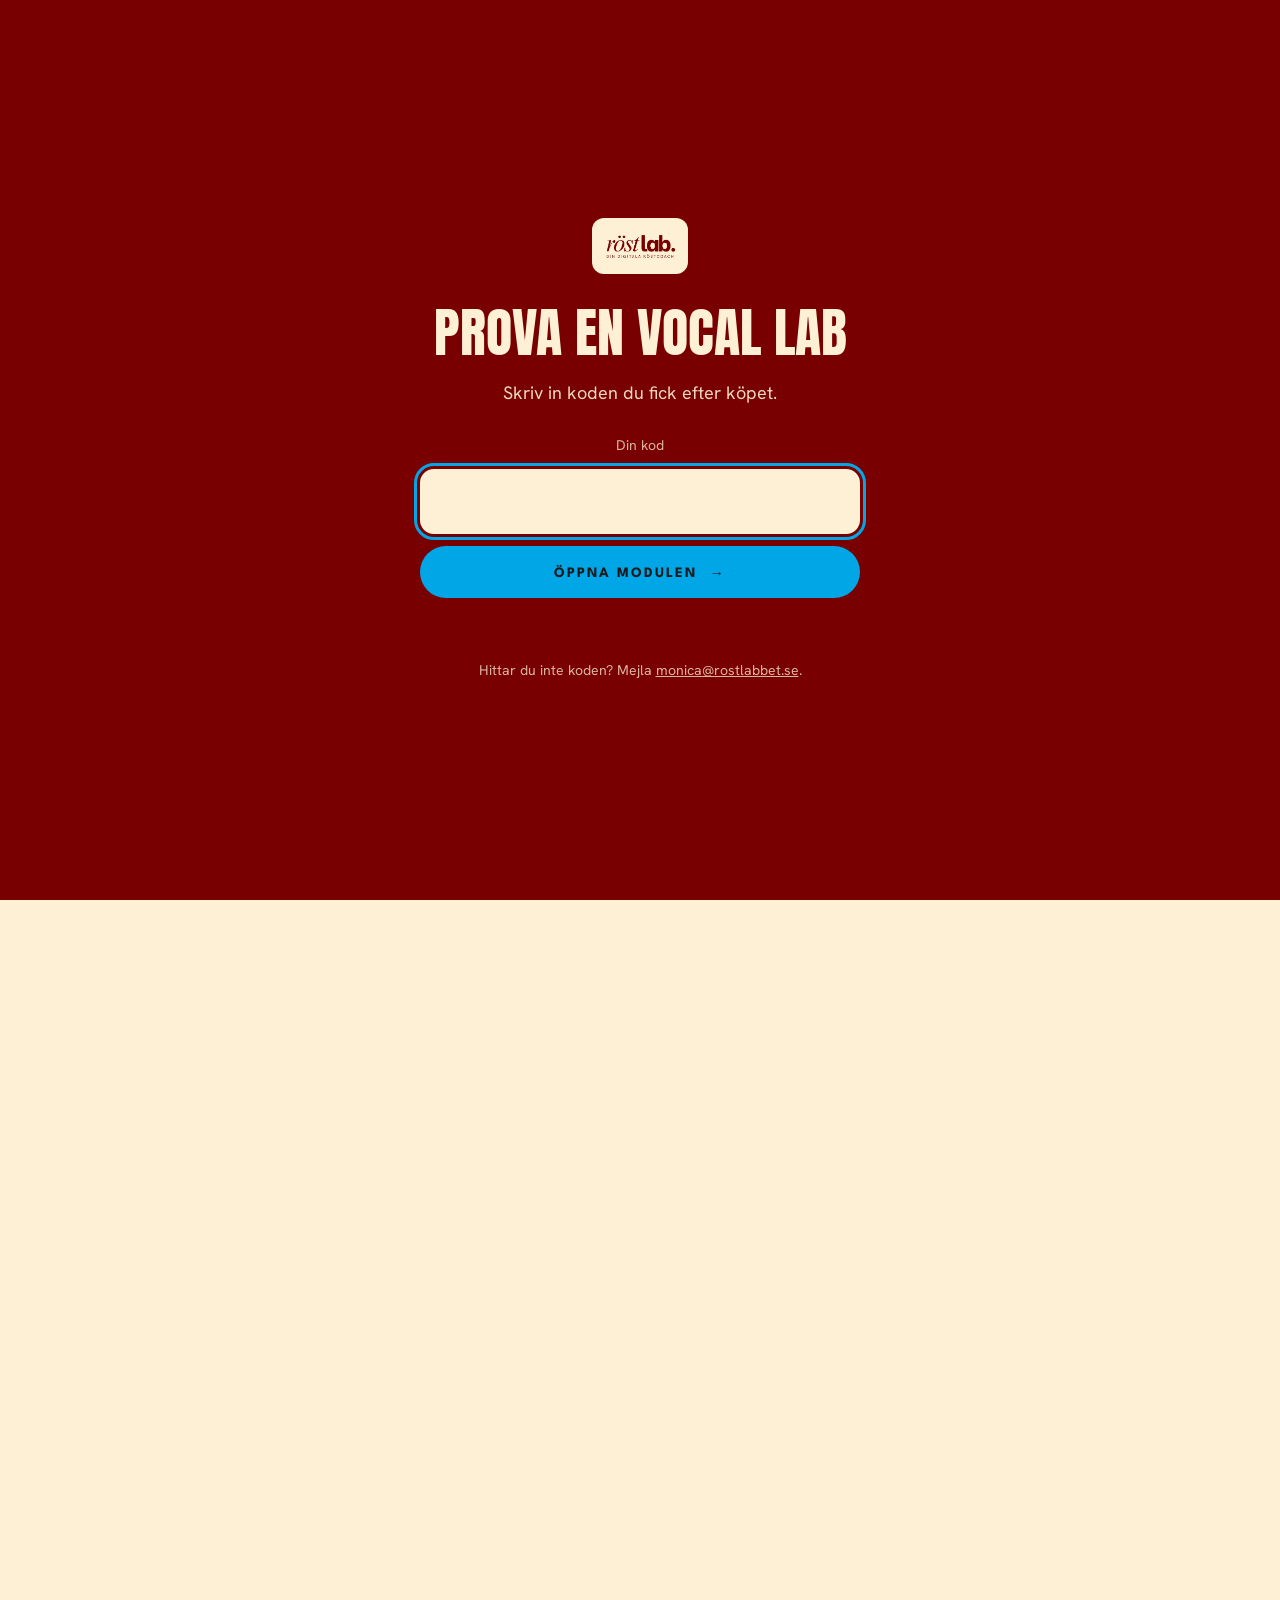
<file: moduler/prova-vocal-lab/index.html>
<!doctype html>
<!--
  RÖSTLABBET – provmodul: Prova en Vocal Lab
  Mall för Monicas moduler. En modul = en mapp under moduler/ med en index.html (modulen) och en tack/index.html (dit Stripe skickar köparen).
  - Text med streckad ram är exempeltext som Monica byter ut.
  - Låset: koden står inte i sidan, bara dess kontrollsumma (KOD_HASH). Byt kod = räkna om summan (fråga Lisa).
  - Låset sitter i webbläsaren. Det håller borta den som saknar kod, men den som har koden kan dela den.
-->
<html lang="sv">
<head>
<meta charset="utf-8">
<meta name="viewport" content="width=device-width, initial-scale=1, viewport-fit=cover">
<meta name="robots" content="noindex, nofollow">
<title>Prova en Vocal Lab – Röstlabbet</title>
<meta name="theme-color" content="#780000">
<link rel="icon" type="image/png" href="../../media/favicon.png">
<link rel="preconnect" href="https://fonts.googleapis.com">
<link rel="preconnect" href="https://fonts.gstatic.com" crossorigin>
<link rel="stylesheet" href="https://fonts.googleapis.com/css2?family=Anton&family=Caveat:wght@600&family=League+Spartan:wght@400;600;700;800&family=Hanken+Grotesk:wght@400;500;600&display=swap">
<style>
/* Layout: a module as one calm page. Red hero with the module card, then the steps in order, the film beside them. Same tokens as rostlabbet.se. */
:root{
  color-scheme:light;
  --vocal:#780000;--signal:#C1121F;--lab:#00A6E6;--cream:#FDF0D5;--cream-2:#F7E4BF;--ink:#1A1A1B;--ink-soft:#4d4542;--line:#e9d2a6;
  --f-display:"Anton",Impact,"Arial Narrow",sans-serif;--f-script:"Caveat","Segoe Script",cursive;
  --f-label:"League Spartan",Arial,sans-serif;--f-body:"Hanken Grotesk","Segoe UI",Arial,sans-serif;
  --wrap:1080px;--gutter:clamp(16px,4vw,44px);
}
*{box-sizing:border-box}
body{margin:0;background:var(--cream);color:var(--ink);font-family:var(--f-body);font-size:18px;line-height:1.6;-webkit-font-smoothing:antialiased}
img,video{max-width:100%}
a{color:inherit}
p{margin:0}
.wrap{max-width:var(--wrap);margin-inline:auto;padding-inline:var(--gutter)}
:focus-visible{outline:3px solid var(--lab);outline-offset:3px}
.kicker{font-family:var(--f-label);font-weight:700;text-transform:uppercase;letter-spacing:.3em;font-size:.76rem;margin:0 0 16px;color:var(--signal)}
h1,h2{font-family:var(--f-display);font-weight:400;text-transform:uppercase;margin:0;text-wrap:balance;line-height:1.2}
h2{font-size:clamp(2rem,4.4vw,3rem);color:var(--vocal)}
h3{font-family:var(--f-label);font-weight:700;text-transform:uppercase;letter-spacing:.1em;font-size:1rem;margin:0 0 6px}
.script{font-family:var(--f-script);font-weight:600;text-transform:none;color:var(--lab);display:block;transform:rotate(-4deg);font-size:.45em;margin-top:.2em}
.btn{display:inline-flex;align-items:center;justify-content:center;gap:12px;font-family:var(--f-label);font-weight:700;text-transform:uppercase;letter-spacing:.14em;font-size:.9rem;text-decoration:none;padding:17px 28px 15px;border-radius:999px;border:2px solid transparent;background:var(--lab);color:var(--ink);cursor:pointer;white-space:nowrap}
.btn:hover{background:#2bb8ee}
.btn-line{background:transparent;border-color:currentColor;color:inherit}
.btn-line:hover{background:transparent;opacity:.8}
/* example text Monica replaces */
.ph{outline:2px dashed var(--signal);outline-offset:3px;border-radius:3px}
.hero .ph{outline-color:var(--cream)}
.demo{background:var(--ink);color:var(--cream);font-family:var(--f-label);font-size:.8rem;letter-spacing:.06em;text-align:center;padding:9px 16px}

header.top{background:var(--cream);border-bottom:1px solid var(--line)}
header.top .wrap{display:flex;justify-content:space-between;align-items:center;gap:16px;padding-block:12px}
header.top img{height:50px;width:auto;display:block}
header.top a.back{font-family:var(--f-label);font-weight:700;text-transform:uppercase;letter-spacing:.12em;font-size:.76rem;text-decoration:none}

.hero{background:var(--vocal);color:var(--cream);padding-block:clamp(48px,8vw,96px)}
.hero .kicker{color:var(--cream);opacity:.8}
.hero h1{font-size:clamp(3rem,8vw,5.6rem)}
.hero .lede{margin-top:22px;max-width:52ch;font-size:clamp(1.05rem,1.6vw,1.25rem)}
.facts{display:flex;flex-wrap:wrap;gap:10px;margin-top:26px;padding:0;list-style:none}
.facts li{font-family:var(--f-label);font-weight:700;text-transform:uppercase;letter-spacing:.12em;font-size:.74rem;border:1.5px solid rgba(253,240,213,.5);border-radius:999px;padding:7px 14px 5px}

.band{padding-block:clamp(56px,8vw,96px)}
.lesson .wrap{display:grid;grid-template-columns:minmax(0,1.1fr) minmax(0,.9fr);gap:clamp(32px,6vw,72px);align-items:start}
@media (max-width:860px){.lesson .wrap{grid-template-columns:minmax(0,1fr)}}
.film{position:sticky;top:20px}
@media (max-width:860px){.film{position:static;max-width:360px;margin-inline:auto;order:-1}}
.film video{display:block;width:100%;height:auto;aspect-ratio:9/16;border-radius:18px;background:#111;object-fit:cover}
.film p{margin-top:10px;font-size:.92rem;color:var(--ink-soft);text-align:center}
.filmval{list-style:none;margin:16px auto 0;padding:0;display:grid;grid-auto-flow:column;grid-auto-columns:minmax(0,1fr);gap:10px;max-width:340px}
.filmval[hidden]{display:none}
@media (min-width:861px){.film video{width:min(100%,calc((100vh - 290px) * 9 / 16));margin-inline:auto}}
.filmval button{width:100%;display:grid;gap:6px;padding:0;border:0;background:none;cursor:pointer;text-align:left;font:inherit;color:inherit}
.filmval img{width:100%;height:auto;aspect-ratio:1/1;object-fit:cover;border-radius:10px;border:3px solid transparent;opacity:.75;transition:opacity .15s,border-color .15s}
.filmval button:hover img{opacity:1}
.filmval button[aria-current="true"] img{border-color:var(--vocal);opacity:1}
.filmval b{display:block;font-family:var(--f-label);font-weight:700;text-transform:uppercase;letter-spacing:.1em;font-size:.72rem;color:var(--vocal)}
.filmval span span{display:block;font-size:.85rem;line-height:1.3;color:var(--ink-soft)}
.steps{list-style:none;margin:26px 0 0;padding:0;display:grid;gap:0}
.step{display:grid;grid-template-columns:44px minmax(0,1fr);gap:16px;padding:22px 0;border-top:2px solid var(--vocal)}
.step:last-child{border-bottom:2px solid var(--vocal)}
.step input{appearance:none;width:34px;height:34px;margin:2px 0 0;border:2px solid var(--vocal);border-radius:50%;cursor:pointer;display:grid;place-items:center;background:var(--cream)}
.step input::after{content:"";width:12px;height:7px;border-left:3px solid var(--cream);border-bottom:3px solid var(--cream);transform:rotate(-45deg) translate(1px,-1px)}
.step input:checked{background:var(--vocal)}
.step .n{font-family:var(--f-display);color:var(--signal);font-size:1.1rem;margin-right:6px}
.step p{color:var(--ink-soft)}
.step.done h3{color:var(--vocal)}
.step label{cursor:pointer}
.step.aktiv{background:linear-gradient(90deg,rgba(0,166,230,.12),transparent 85%);box-shadow:inset 4px 0 0 var(--lab);padding-left:12px;margin-left:-12px}
.step.aktiv h3::after{content:"▶ Visas i filmen";margin-left:10px;font-size:.66rem;letter-spacing:.1em;color:var(--ink);background:var(--lab);border-radius:99px;padding:3px 8px 1px;vertical-align:2px;white-space:nowrap}
.progress{margin-top:20px;font-family:var(--f-label);font-weight:700;text-transform:uppercase;letter-spacing:.12em;font-size:.78rem;color:var(--ink-soft)}

.take{background:var(--cream-2)}
.tips{display:grid;grid-template-columns:repeat(3,minmax(0,1fr));gap:clamp(14px,2vw,22px);margin-top:30px}
@media (max-width:760px){.tips{grid-template-columns:minmax(0,1fr)}}
.tip{background:var(--cream);border:1px solid var(--line);border-radius:16px;padding:22px}
.tip p{color:var(--ink-soft);font-size:1rem}

.next{background:var(--vocal);color:var(--cream);text-align:center}
.next h2{color:var(--cream)}
.next .lede{margin:18px auto 30px;max-width:46ch}
.next .ctas{display:flex;flex-wrap:wrap;justify-content:center;gap:14px 18px}

footer{background:var(--ink);color:var(--cream)}
footer .wrap{display:flex;flex-wrap:wrap;justify-content:space-between;gap:12px;padding-block:24px;font-family:var(--f-label);font-size:.74rem;letter-spacing:.12em;text-transform:uppercase}
footer a{text-decoration:none;opacity:.75}

/* the lock */
.lock{position:fixed;inset:0;z-index:50;background:var(--vocal);color:var(--cream);display:grid;place-items:center;padding:24px;overflow:auto}
.lock[hidden]{display:none}
.lock .box{width:100%;max-width:440px;text-align:center}
.lock img{height:56px;width:auto;margin:0 auto 26px;display:block;background:var(--cream);border-radius:12px;padding:8px 12px}
.lock h1{font-size:clamp(2.4rem,9vw,3.4rem)}
.lock p{margin-top:14px;opacity:.9}
.lock form{margin-top:26px;display:grid;gap:12px}
.lock input{font:inherit;font-family:var(--f-label);font-weight:700;letter-spacing:.2em;text-transform:uppercase;text-align:center;font-size:1.3rem;padding:14px;border-radius:14px;border:2px solid var(--cream);background:var(--cream);color:var(--ink)}
.lock .err{color:#ffd0d0;font-size:.95rem;min-height:1.4em}
.lock .small{font-size:.88rem;opacity:.75}
.lock .small a{color:var(--cream)}
body.locked main,body.locked header.top,body.locked footer{visibility:hidden}
</style>
</head>
<body class="locked">

<!-- LÅSET: visas tills rätt kod har skrivits in en gång i den här webbläsaren -->
<div class="lock" id="lock">
  <div class="box">
    <img src="../../media/rostlab-logga.png" alt="Röstlabbet" width="261" height="147">
    <h1>Prova en Vocal Lab</h1>
    <p>Skriv in koden du fick efter köpet.</p>
    <form id="lock-form" novalidate>
      <label for="kod" class="small">Din kod</label>
      <input id="kod" name="kod" autocomplete="off" autocapitalize="characters" spellcheck="false" required>
      <button class="btn" type="submit">Öppna modulen <span aria-hidden="true">→</span></button>
      <p class="err" id="lock-err" role="alert"></p>
    </form>
    <p class="small">Hittar du inte koden? Mejla <a href="mailto:monica@rostlabbet.se">monica@rostlabbet.se</a>.</p>
  </div>
</div>

<p class="demo">Provmodul. Text med streckad ram är exempeltext som Monica byter ut.</p>

<header class="top">
  <div class="wrap">
    <a href="https://rostlabbet.se/"><img src="../../media/rostlab-logga.png" alt="Röstlabbet, till startsidan" width="261" height="147"></a>
    <a class="back" href="../">← Alla moduler</a>
  </div>
</header>

<main>

<section class="hero">
  <div class="wrap">
    <p class="kicker">Röstlabbet · Modul</p>
    <h1>Prova en Vocal Lab<span class="script">sjung med Monica</span></h1>
    <p class="lede"><span class="ph">En kort övning där du först sjunger med mig och sedan provar själv. Gör den gärna några gånger i veckan, så märker du skillnad.</span></p>
    <ul class="facts">
      <li>ca 10 minuter</li>
      <li>Film</li>
      <li>Tre steg</li>
    </ul>
  </div>
</section>

<section class="band lesson">
  <div class="wrap">
    <div>
      <p class="kicker">Så gör du</p>
      <h2>Tre steg</h2>
      <ol class="steps" id="steps">
        <li class="step">
          <input type="checkbox" id="s1" data-step="1" aria-label="Steg 1 klart">
          <label for="s1"><h3><span class="n">1</span>Värm upp</h3><p><span class="ph">Ställ dig bekvämt, andas lugnt och nynna lätt i några minuter innan du börjar.</span></p></label>
        </li>
        <li class="step">
          <input type="checkbox" id="s2" data-step="2" aria-label="Steg 2 klart">
          <label for="s2"><h3><span class="n">2</span>Sjung med i filmen</h3><p><span class="ph">Starta filmen och sjung med mig. Lyssna mer än du presterar, och följ med i takten.</span></p></label>
        </li>
        <li class="step">
          <input type="checkbox" id="s3" data-step="3" aria-label="Steg 3 klart">
          <label for="s3"><h3><span class="n">3</span>Prova själv</h3><p><span class="ph">Gör övningen en gång till utan filmen. Märk hur det känns i kroppen och i rösten.</span></p></label>
        </li>
      </ol>
      <p class="progress" id="progress" aria-live="polite">0 av 3 steg klara</p>
    </div>
    <figure class="film">
      <video id="film" src="../../media/klipp-vocal-lab.mp4" poster="../../media/klipp-vocal-lab.jpg" controls playsinline preload="none" width="720" height="1280"></video>
      <p>Tryck på filmen och sätt på ljudet.</p>
      <!-- Filmval: 1–3 filmer. En knapp per film. Är det bara en film kan listan tas bort, den döljs ändå. -->
      <ol class="filmval" id="filmval" aria-label="Välj film">
        <li><button type="button" aria-current="true" data-src="../../media/klipp-vocal-lab.mp4" data-poster="../../media/klipp-vocal-lab.jpg"><img src="../../media/klipp-vocal-lab.jpg" alt="" width="720" height="1280"><span><b>Steg 1</b><span class="stegnamn"></span></span></button></li>
        <li><button type="button" aria-current="false" data-src="../../media/klipp-starkare-rost.mp4" data-poster="../../media/klipp-starkare-rost.jpg"><img src="../../media/klipp-starkare-rost.jpg" alt="" width="720" height="1280" loading="lazy"><span><b>Steg 2</b><span class="stegnamn"></span></span></button></li>
        <li><button type="button" aria-current="false" data-src="../../media/klipp-intonation.mp4" data-poster="../../media/klipp-intonation.jpg"><img src="../../media/klipp-intonation.jpg" alt="" width="720" height="1280" loading="lazy"><span><b>Steg 3</b><span class="stegnamn"></span></span></button></li>
      </ol>
    </figure>
  </div>
</section>

<section class="band take">
  <div class="wrap">
    <p class="kicker">Ta med dig</p>
    <h2>Tre saker att komma ihåg</h2>
    <div class="tips">
      <div class="tip"><h3>Lite och ofta</h3><p><span class="ph">Tio minuter tre gånger i veckan ger mer än en lång timme ibland.</span></p></div>
      <div class="tip"><h3>Lyssna inåt</h3><p><span class="ph">Det ska kännas lätt. Blir det trångt, gör en paus och börja om lite mjukare.</span></p></div>
      <div class="tip"><h3>Kom tillbaka</h3><p><span class="ph">Modulen finns kvar här. Gör övningen igen när du vill.</span></p></div>
    </div>
  </div>
</section>

<section class="band next">
  <div class="wrap">
    <h2>Vill du gå vidare?</h2>
    <p class="lede">Personlig coachning för din röst, i studion i Mellbystrand eller online via Zoom.</p>
    <div class="ctas">
      <a class="btn" href="https://rostlabbet.se/coachning.html">Boka 1:1-coachning <span aria-hidden="true">→</span></a>
      <a class="btn btn-line" href="https://www.instagram.com/rostlabbet/" rel="noopener">Följ på Instagram</a>
    </div>
  </div>
</section>

</main>

<footer>
  <div class="wrap">
    <span>© 2026 Röstlabbet · monica@rostlabbet.se</span>
    <a href="https://rostlabbet.se/villkor.html">Allmänna villkor</a>
  </div>
</footer>

<script>
(function(){
  var KOD_HASH='18daf5d4';          // kontrollsumma för modulens kod, inte koden själv
  var NYCKEL='rl-modul-prova-vocal-lab';
  function store(k,v){try{if(v===undefined)return localStorage.getItem(k);localStorage.setItem(k,v)}catch(e){return null}}
  function hash(s){var x=0x811c9dc5;for(var i=0;i<s.length;i++){x^=s.codePointAt(i);if(s.codePointAt(i)>0xffff)i++;x=Math.imul(x,0x01000193)>>>0}return('0000000'+x.toString(16)).slice(-8)}
  function norm(s){return String(s||'').trim().toUpperCase().replace(/\s+/g,'')}
  var lock=document.getElementById('lock'),form=document.getElementById('lock-form'),err=document.getElementById('lock-err'),input=document.getElementById('kod');
  function open(){store(NYCKEL+'-oppen','1');lock.hidden=true;document.body.classList.remove('locked')}
  // Länken från tacksidan har ?kod=… med; kolla den och ta bort den ur adressfältet.
  var fromUrl=new URLSearchParams(location.search).get('kod');
  if(fromUrl){if(hash(norm(fromUrl))===KOD_HASH)open();history.replaceState(null,'',location.pathname)}
  if(store(NYCKEL+'-oppen')==='1')open();
  else{input.focus()}
  form.addEventListener('submit',function(e){
    e.preventDefault();
    if(hash(norm(input.value))===KOD_HASH){err.textContent='';open();window.scrollTo(0,0)}
    else{err.textContent='Koden stämmer inte. Kolla stavningen och försök igen.';input.select()}
  });

  // Stegen: markeringarna sparas bara i den här webbläsaren.
  var boxes=document.querySelectorAll('#steps input'),prog=document.getElementById('progress');
  function update(){
    var n=0;Array.prototype.forEach.call(boxes,function(b){b.closest('.step').classList.toggle('done',b.checked);if(b.checked)n++});
    prog.textContent=n===boxes.length?'Klart för nu! Kom gärna tillbaka och gör övningen igen.':n+' av '+boxes.length+' steg klara';
  }
  Array.prototype.forEach.call(boxes,function(b){
    b.checked=store(NYCKEL+'-steg'+b.dataset.step)==='1';
    b.addEventListener('change',function(){store(NYCKEL+'-steg'+b.dataset.step,b.checked?'1':'0');update()});
  });
  update();

  // Filmerna hör ihop med stegen: steg 1 visar film 1, steg 2 film 2 och så vidare.
  // Klick på ett steg (eller bocken) byter film. Miniatyrerna under filmen gör samma sak åt andra hållet.
  // Med bara en film döljs miniatyrerna och stegen byter ingenting.
  var video=document.getElementById('film'),val=document.getElementById('filmval');
  var knappar=val?val.querySelectorAll('button'):[];
  var steg=document.querySelectorAll('#steps .step');
  if(val&&knappar.length<2)val.hidden=true;
  function visaFilm(i,spela){
    var k=knappar[i];if(!k)return;
    Array.prototype.forEach.call(steg,function(s,j){s.classList.toggle('aktiv',j===i)});
    if(k.getAttribute('aria-current')!=='true'){
      Array.prototype.forEach.call(knappar,function(a){a.setAttribute('aria-current',a===k?'true':'false')});
      video.pause();video.src=k.dataset.src;video.poster=k.dataset.poster||'';
    }
    if(spela){var p=video.play();if(p&&p.catch)p.catch(function(){})}
  }
  if(knappar.length>1){
    Array.prototype.forEach.call(knappar,function(k,i){k.addEventListener('click',function(){visaFilm(i,true)})});
    Array.prototype.forEach.call(steg,function(s,i){
      s.addEventListener('click',function(){
        if(i>=knappar.length)return;
        visaFilm(i,false);
        // På mobil ligger filmen ovanför stegen: rulla upp så att man ser att den bytts.
        if(window.innerWidth<=860){var r=video.getBoundingClientRect();if(r.bottom<0||r.top>window.innerHeight*.6)video.scrollIntoView({behavior:'smooth',block:'start'})}
      });
    });
    visaFilm(0,false);
  }
  // Miniatyrerna får samma namn som sitt steg (rubriken utan siffran), så att de alltid stämmer.
  Array.prototype.forEach.call(knappar,function(k,i){
    var n=k.querySelector('.stegnamn'),h=steg[i]&&steg[i].querySelector('h3');
    if(n&&h){var t=h.cloneNode(true),s=t.querySelector('.n');if(s)s.remove();n.textContent=t.textContent.trim()}
  });
})();
</script>
</body>
</html>
</file>
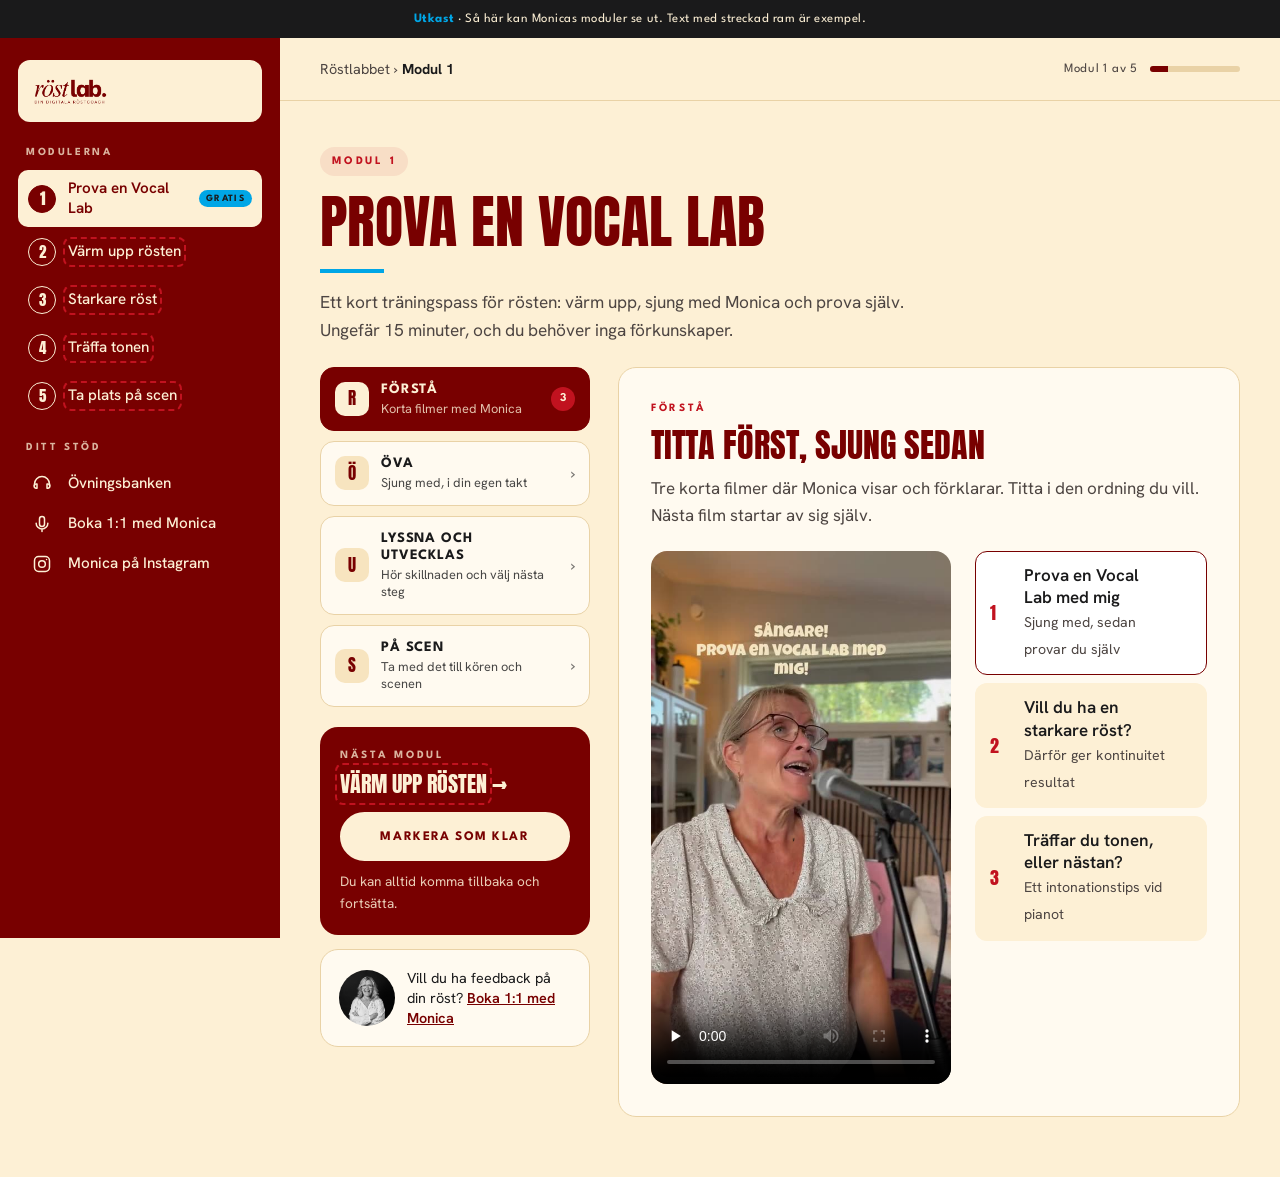
<file: moduler/utkast/index.html>
<!doctype html>
<!--
  RÖSTLABBET – modulprogrammet, UTKAST (alternativ till moduler/ och moduler/prova-vocal-lab/, som finns kvar).
  Byggt på samma struktur som Head of Happiness program: sidomeny, topprad med framsteg, modultopp,
  fyra flikar (Förstå, Öva, Lyssna, På scen) och "nästa steg" till höger. Övningsbanken ligger i ovningsbank/.
  Text med streckad ram är exempeltext som Monica byter ut. Inget lås ännu (läggs på som i provmodulen).
-->
<html lang="sv">
<head>
<meta charset="utf-8">
<meta name="viewport" content="width=device-width, initial-scale=1, viewport-fit=cover">
<meta name="robots" content="noindex, nofollow">
<title>Modul 1: Prova en Vocal Lab – Röstlabbet</title>
<meta name="theme-color" content="#780000">
<link rel="icon" type="image/png" href="../../media/favicon.png">
<link rel="preconnect" href="https://fonts.googleapis.com">
<link rel="preconnect" href="https://fonts.gstatic.com" crossorigin>
<link rel="stylesheet" href="https://fonts.googleapis.com/css2?family=Anton&family=Caveat:wght@600&family=League+Spartan:wght@400;600;700;800&family=Hanken+Grotesk:wght@400;500;600&display=swap">
<link rel="stylesheet" href="app.css?v=2">
</head>
<body data-modul="1">

<p class="utkastband"><b>Utkast</b> · Så här kan Monicas moduler se ut. Text med streckad ram är exempel.</p>

<div class="app">
  <aside class="sidomeny" aria-label="Moduler och stöd">
    <button type="button" class="menystang" aria-label="Stäng menyn">✕</button>
    <a class="marke" href="./"><img src="../../media/rostlab-logga.png" alt="Röstlabbet" width="261" height="147"></a>

    <p class="rubrik">Modulerna</p>
    <ul>
      <li data-m="1" aria-current="page"><a href="./"><span class="nrplatta"><span>1</span></span>Prova en Vocal Lab<span class="gratis">Gratis</span></a></li>
      <li data-m="2"><a href="#" data-snart><span class="nrplatta"><span>2</span></span><span class="ph">Värm upp rösten</span></a></li>
      <li data-m="3"><a href="#" data-snart><span class="nrplatta"><span>3</span></span><span class="ph">Starkare röst</span></a></li>
      <li data-m="4"><a href="#" data-snart><span class="nrplatta"><span>4</span></span><span class="ph">Träffa tonen</span></a></li>
      <li data-m="5"><a href="#" data-snart><span class="nrplatta"><span>5</span></span><span class="ph">Ta plats på scen</span></a></li>
    </ul>

    <p class="rubrik">Ditt stöd</p>
    <ul>
      <li><a href="ovningsbank/"><span class="ikon"><svg viewBox="0 0 24 24" aria-hidden="true"><path d="M3 14v-2a9 9 0 0 1 18 0v2"/><path d="M19 17h-1v-5h1a2 2 0 0 1 0 5zM5 17h1v-5H5a2 2 0 0 0 0 5z"/></svg></span>Övningsbanken</a></li>
      <li><a href="../../coachning.html"><span class="ikon"><svg viewBox="0 0 24 24" aria-hidden="true"><path d="M12 3a3 3 0 0 1 3 3v6a3 3 0 0 1-6 0V6a3 3 0 0 1 3-3z"/><path d="M5 11a7 7 0 0 0 14 0M12 18v3"/></svg></span>Boka 1:1 med Monica</a></li>
      <li><a href="https://www.instagram.com/rostlabbet/" rel="noopener"><span class="ikon"><svg viewBox="0 0 24 24" aria-hidden="true"><rect x="3" y="3" width="18" height="18" rx="5"/><circle cx="12" cy="12" r="4"/><path d="M17.5 6.5h0"/></svg></span>Monica på Instagram</a></li>
    </ul>
  </aside>
  <div class="menyskugga"></div>

  <div class="yta">
    <div class="topprad">
      <div class="insida">
        <button type="button" class="menyknapp" id="menyknapp" aria-expanded="false"><svg viewBox="0 0 24 24" aria-hidden="true"><path d="M4 7h16M4 12h16M4 17h16"/></svg>Moduler</button>
        <p class="brodsmula"><a href="./">Röstlabbet</a> › <b>Modul 1</b></p>
        <div class="steg"><span>Modul 1 av 5</span><span class="spar" role="img" aria-label="Modul ett av fem"><span class="fyll" style="width:20%"></span></span></div>
      </div>
    </div>

    <div class="insida" style="flex:1 1 auto">
      <section class="modultopp">
        <span class="nr">Modul 1</span>
        <h1>Prova en Vocal Lab</h1>
        <span class="streck"></span>
        <p class="om">Ett kort träningspass för rösten: värm upp, sjung med Monica och prova själv. Ungefär 15 minuter, och du behöver inga förkunskaper.</p>
      </section>

      <div class="arbetsrad">
        <nav class="flikar" role="tablist" aria-label="Innehåll i modulen">
          <button type="button" role="tab" id="t-forsta" aria-selected="true" aria-controls="f-forsta"><span class="bokstav" aria-hidden="true">R</span><span class="text"><b>Förstå</b><small>Korta filmer med Monica</small></span><span class="antal">3</span></button>
          <button type="button" role="tab" id="t-ova" aria-selected="false" aria-controls="f-ova" tabindex="-1"><span class="bokstav" aria-hidden="true">Ö</span><span class="text"><b>Öva</b><small>Sjung med, i din egen takt</small></span><span class="pil" aria-hidden="true">›</span></button>
          <button type="button" role="tab" id="t-lyssna" aria-selected="false" aria-controls="f-lyssna" tabindex="-1"><span class="bokstav" aria-hidden="true">U</span><span class="text"><b>Lyssna och utvecklas</b><small>Hör skillnaden och välj nästa steg</small></span><span class="pil" aria-hidden="true">›</span></button>
          <button type="button" role="tab" id="t-scen" aria-selected="false" aria-controls="f-scen" tabindex="-1"><span class="bokstav" aria-hidden="true">S</span><span class="text"><b>På scen</b><small>Ta med det till kören och scenen</small></span><span class="pil" aria-hidden="true">›</span></button>
        </nav>

        <div class="huvudspalt">
          <!-- ===== Förstå ===== -->
          <section class="flik" id="f-forsta" role="tabpanel" aria-labelledby="t-forsta">
            <p class="ord">Förstå</p>
            <h2>Titta först, sjung sedan</h2>
            <p class="ingress">Tre korta filmer där Monica visar och förklarar. Titta i den ordning du vill. Nästa film startar av sig själv.</p>
            <div class="scenrad">
              <video id="film" src="../../media/klipp-vocal-lab.mp4" poster="../../media/klipp-vocal-lab.jpg" controls playsinline preload="none" width="720" height="1280"></video>
              <div>
                <ol class="delar">
                  <li><button type="button" aria-current="true" data-src="../../media/klipp-vocal-lab.mp4" data-poster="../../media/klipp-vocal-lab.jpg"><span class="dnr">1</span><span><b>Prova en Vocal Lab med mig</b><small>Sjung med, sedan provar du själv</small></span><span class="sedd" aria-label="sedd">✓</span></button></li>
                  <li><button type="button" aria-current="false" data-src="../../media/klipp-starkare-rost.mp4" data-poster="../../media/klipp-starkare-rost.jpg"><span class="dnr">2</span><span><b>Vill du ha en starkare röst?</b><small>Därför ger kontinuitet resultat</small></span><span class="sedd" aria-label="sedd">✓</span></button></li>
                  <li><button type="button" aria-current="false" data-src="../../media/klipp-intonation.mp4" data-poster="../../media/klipp-intonation.jpg"><span class="dnr">3</span><span><b>Träffar du tonen, eller nästan?</b><small>Ett intonationstips vid pianot</small></span><span class="sedd" aria-label="sedd">✓</span></button></li>
                </ol>
                <div class="efterat" id="efterfilmen" hidden>
                  <p class="ord">Nu är det din tur</p>
                  <p>Det är när du sjunger själv som rösten utvecklas. Välj vad du vill göra nu.</p>
                  <div class="val">
                    <button type="button" class="knapp" data-till="t-ova">Öva</button>
                    <button type="button" class="knapp linje" data-till="t-lyssna">Lyssna på dig själv</button>
                  </div>
                </div>
              </div>
            </div>
          </section>

          <!-- ===== Öva ===== -->
          <section class="flik" id="f-ova" role="tabpanel" aria-labelledby="t-ova" hidden>
            <p class="ord">Öva</p>
            <h2>Tre övningar att sjunga med i</h2>
            <p class="ingress">Ta dem i ordning första gången. Sedan kan du välja den du behöver just idag. Bocka av när du är klar.</p>
            <div class="ovningar">
              <div class="ovning"><button type="button" class="spela" data-snart aria-label="Spela: Väck rösten">▶</button><div><b class="ph">Väck rösten</b><small class="ph">Lätt surr på ett bekvämt tonläge, så att rösten vaknar utan att pressa.</small></div><div class="hoger"><span class="tid">3 min</span><input type="checkbox" id="o1" aria-label="Klar: Väck rösten"></div></div>
              <div class="ovning"><button type="button" class="spela" data-snart aria-label="Spela: Andas in, ta plats">▶</button><div><b class="ph">Andas in, ta plats</b><small class="ph">Låt andningen landa och stödet hitta sin plats, innan du sjunger ut.</small></div><div class="hoger"><span class="tid">4 min</span><input type="checkbox" id="o2" aria-label="Klar: Andas in, ta plats"></div></div>
              <div class="ovning"><button type="button" class="spela" data-snart aria-label="Spela: Sjung frasen">▶</button><div><b class="ph">Sjung frasen</b><small class="ph">Monica sjunger, du svarar. Samma fras tre gånger, med lite mer kraft varje gång.</small></div><div class="hoger"><span class="tid">6 min</span><input type="checkbox" id="o3" aria-label="Klar: Sjung frasen"></div></div>
            </div>
            <p class="ingress" style="margin-top:18px">Fler övningar hittar du i <a href="ovningsbank/" style="color:var(--vocal);font-weight:600">Övningsbanken</a>.</p>
          </section>

          <!-- ===== Lyssna och utvecklas ===== -->
          <section class="flik" id="f-lyssna" role="tabpanel" aria-labelledby="t-lyssna" hidden>
            <p class="ord">Lyssna och utvecklas</p>
            <h2>Hör din egen skillnad</h2>
            <p class="ingress">Spela in dig själv med mobilen, före och efter övningarna. Lyssna, och skriv ner vad du hör. Det du skriver sparas bara här i din webbläsare.</p>
            <div class="fragor">
              <div><label for="q1" class="ph">Vad hörde du för skillnad mellan första och sista inspelningen?</label><textarea id="q1"></textarea></div>
              <div><label for="q2" class="ph">Vad kändes lättare i kroppen när du sjöng?</label><textarea id="q2"></textarea></div>
              <div><label for="q3" class="ph">Vilket litet steg vill du ta i veckan?</label><textarea id="q3"></textarea></div>
              <p class="sparat" id="sparat" aria-live="polite"></p>
            </div>
          </section>

          <!-- ===== På scen ===== -->
          <section class="flik" id="f-scen" role="tabpanel" aria-labelledby="t-scen" hidden>
            <p class="ord">På scen</p>
            <h2>Ta med det till scenen</h2>
            <p class="ingress">Det du tränat hemma ska hålla när det gäller. Tre saker att tänka på nästa gång du sjunger inför andra.</p>
            <ol class="tips">
              <li><span class="tnr">1</span><div><b class="ph">Värm upp, även en kort stund</b><span class="ph">Tre minuter surr i bilen eller på toaletten räcker långt.</span></div></li>
              <li><span class="tnr">2</span><div><b class="ph">Landa i andningen före första tonen</b><span class="ph">Ett lugnt andetag innan du börjar ger rösten en trygg start.</span></div></li>
              <li><span class="tnr">3</span><div><b class="ph">Sjung till någon, inte för någon</b><span class="ph">Välj en person i publiken eller kören att berätta låten för.</span></div></li>
            </ol>
          </section>
        </div>

        <aside class="rail" aria-label="Nästa steg">
          <div class="railkort">
            <p class="ord">Nästa modul</p>
            <a class="nasta" href="#" data-snart><span class="ph">Värm upp rösten</span> →</a>
            <button type="button" class="knapp" id="klarknapp">Markera som klar</button>
            <p class="lageom">Du kan alltid komma tillbaka och fortsätta.</p>
          </div>
          <div class="monicakort">
            <img src="../../media/monica-skratt.jpg" alt="" width="1600" height="2000" loading="lazy">
            <p>Vill du ha feedback på din röst? <a href="../../coachning.html">Boka 1:1 med Monica</a></p>
          </div>
        </aside>
      </div>
    </div>
  </div>
</div>

<script src="app.js?v=1"></script>
</body>
</html>
</file>
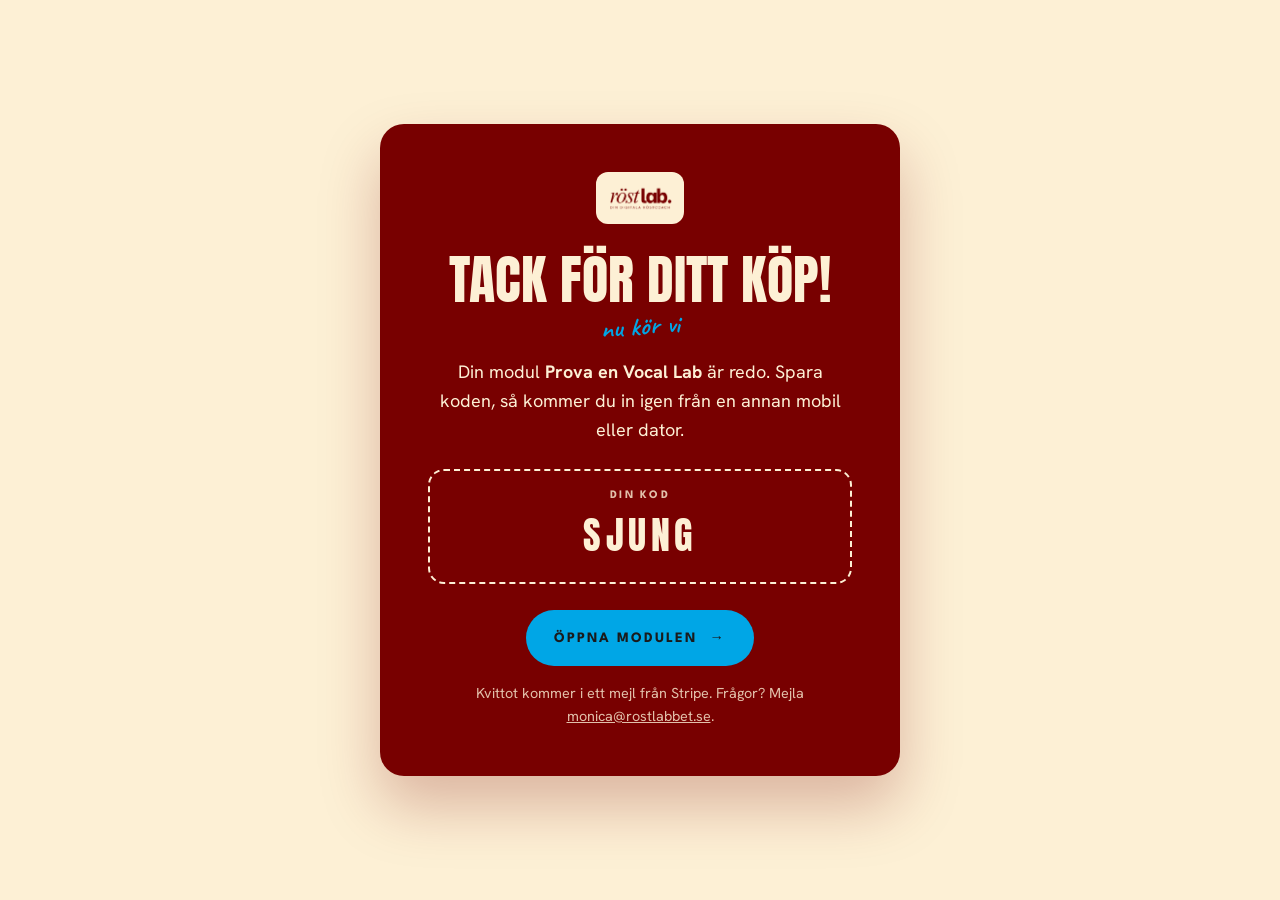
<file: moduler/prova-vocal-lab/tack-r7k4q9/index.html>
<!doctype html>
<!--
  RÖSTLABBET – tacksidan för modulen Prova en Vocal Lab.
  Hit skickar Stripe köparen efter betalningen (Betallänk → Efter betalning → Skicka kunden till din webbplats).
  Mappnamnet är medvetet svårt att gissa. Länka aldrig hit från sajten.
-->
<html lang="sv">
<head>
<meta charset="utf-8">
<meta name="viewport" content="width=device-width, initial-scale=1, viewport-fit=cover">
<meta name="robots" content="noindex, nofollow">
<title>Tack för ditt köp – Röstlabbet</title>
<meta name="theme-color" content="#780000">
<link rel="icon" type="image/png" href="../../../media/favicon.png">
<link rel="preconnect" href="https://fonts.googleapis.com">
<link rel="preconnect" href="https://fonts.gstatic.com" crossorigin>
<link rel="stylesheet" href="https://fonts.googleapis.com/css2?family=Anton&family=Caveat:wght@600&family=League+Spartan:wght@400;600;700;800&family=Hanken+Grotesk:wght@400;500;600&display=swap">
<style>
/* Layout: one red card on cream, the code big and copyable, one button onward. */
:root{color-scheme:light;--vocal:#780000;--signal:#C1121F;--lab:#00A6E6;--cream:#FDF0D5;--ink:#1A1A1B;--ink-soft:#4d4542;--line:#e9d2a6;
  --f-display:"Anton",Impact,sans-serif;--f-script:"Caveat",cursive;--f-label:"League Spartan",Arial,sans-serif;--f-body:"Hanken Grotesk","Segoe UI",Arial,sans-serif}
*{box-sizing:border-box}
body{margin:0;min-height:100vh;display:grid;place-items:center;padding:32px 16px;background:var(--cream);color:var(--ink);font-family:var(--f-body);font-size:18px;line-height:1.6}
:focus-visible{outline:3px solid var(--lab);outline-offset:3px}
.card{width:100%;max-width:520px;background:var(--vocal);color:var(--cream);border-radius:24px;padding:clamp(28px,6vw,48px);text-align:center;box-shadow:0 30px 60px rgba(120,0,0,.25)}
.logo{height:52px;width:auto;background:var(--cream);border-radius:12px;padding:8px 12px;margin:0 auto 24px;display:block}
h1{font-family:var(--f-display);font-weight:400;text-transform:uppercase;font-size:clamp(2.4rem,9vw,3.4rem);line-height:1.15;margin:0}
.script{display:block;font-family:var(--f-script);font-weight:600;text-transform:none;color:var(--lab);font-size:.5em;transform:rotate(-4deg)}
p{margin:16px 0 0}
.code{margin:24px 0 0;padding:16px;border:2px dashed var(--cream);border-radius:16px}
.code small{display:block;font-family:var(--f-label);font-weight:700;letter-spacing:.2em;text-transform:uppercase;font-size:.72rem;opacity:.8}
.code b{display:block;font-family:var(--f-display);font-weight:400;font-size:2.4rem;letter-spacing:.12em;user-select:all}
.btn{display:inline-flex;align-items:center;justify-content:center;gap:12px;margin-top:26px;font-family:var(--f-label);font-weight:700;text-transform:uppercase;letter-spacing:.14em;font-size:.9rem;text-decoration:none;padding:17px 28px 15px;border-radius:999px;background:var(--lab);color:var(--ink)}
.btn:hover{background:#2bb8ee}
.small{font-size:.9rem;opacity:.8}
.small a{color:var(--cream)}
</style>
</head>
<body>
<main class="card">
  <img class="logo" src="../../../media/rostlab-logga.png" alt="Röstlabbet" width="261" height="147">
  <h1>Tack för ditt köp!<span class="script">nu kör vi</span></h1>
  <p>Din modul <b>Prova en Vocal Lab</b> är redo. Spara koden, så kommer du in igen från en annan mobil eller dator.</p>
  <div class="code"><small>Din kod</small><b>SJUNG</b></div>
  <a class="btn" href="../?kod=SJUNG">Öppna modulen <span aria-hidden="true">→</span></a>
  <p class="small">Kvittot kommer i ett mejl från Stripe. Frågor? Mejla <a href="mailto:monica@rostlabbet.se">monica@rostlabbet.se</a>.</p>
</main>
</body>
</html>
</file>
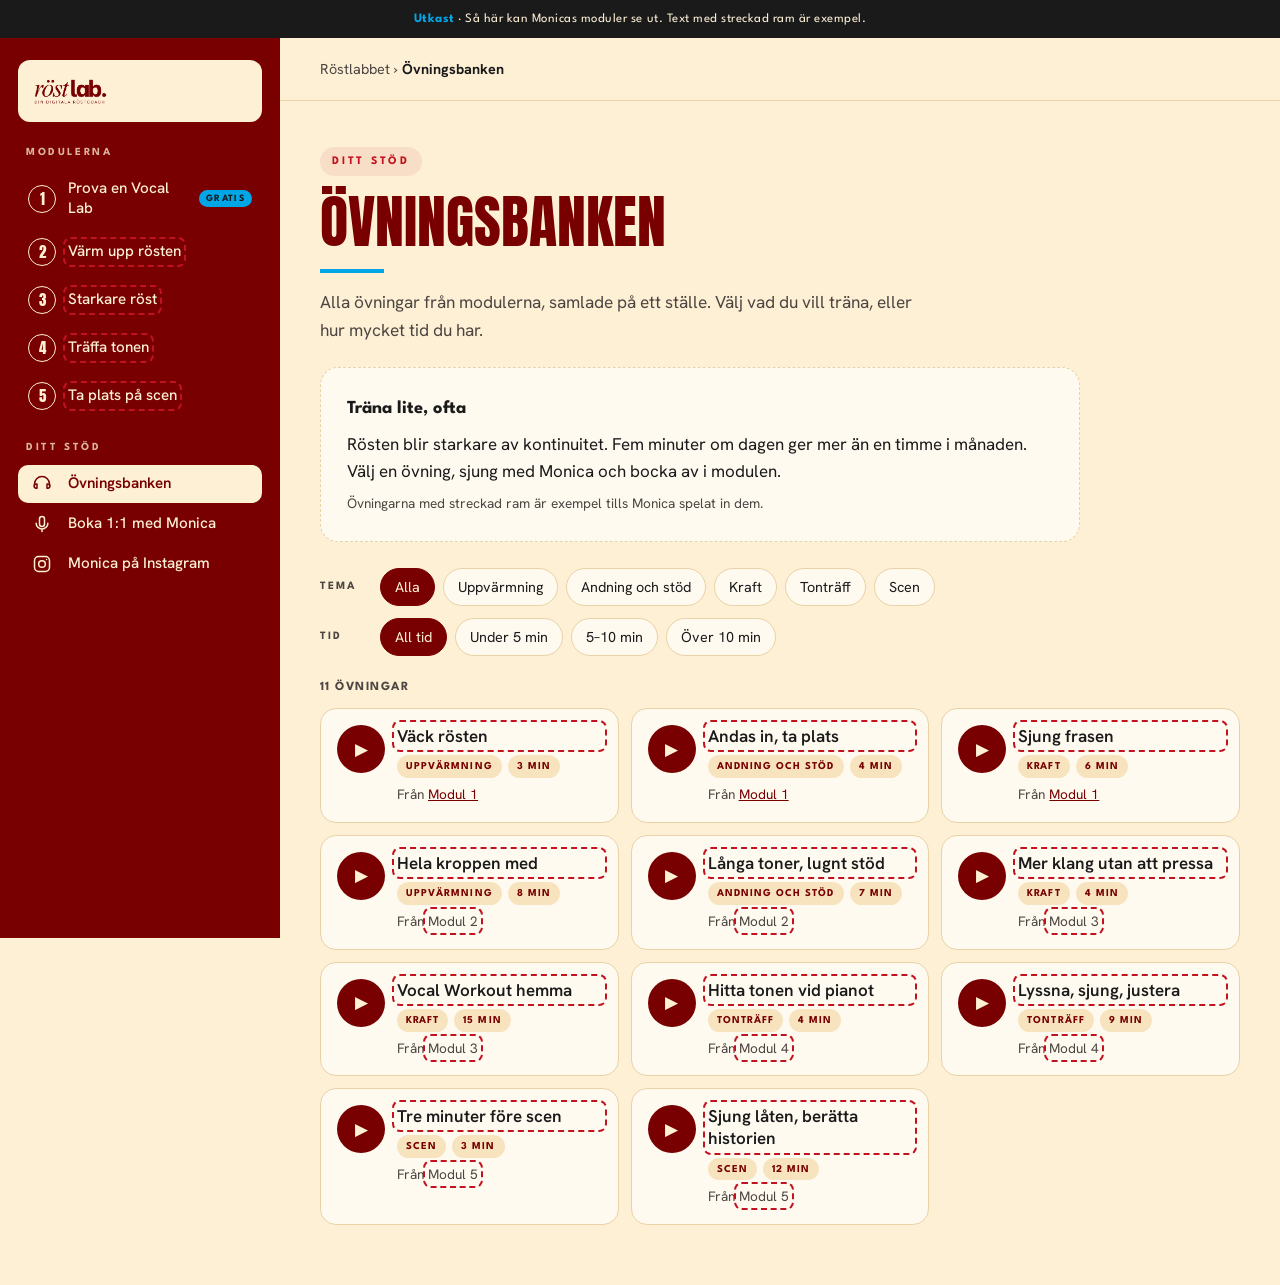
<file: moduler/utkast/ovningsbank/index.html>
<!doctype html>
<!--
  RÖSTLABBET – Övningsbanken, UTKAST. Alla övningar från modulerna samlade, filtrerbara på tema och tid.
  Varje <li> har data-tema och data-tid; filtren i app.js läser dem. Ny övning = en ny <li>.
-->
<html lang="sv">
<head>
<meta charset="utf-8">
<meta name="viewport" content="width=device-width, initial-scale=1, viewport-fit=cover">
<meta name="robots" content="noindex, nofollow">
<title>Övningsbanken – Röstlabbet</title>
<meta name="theme-color" content="#780000">
<link rel="icon" type="image/png" href="../../../media/favicon.png">
<link rel="preconnect" href="https://fonts.googleapis.com">
<link rel="preconnect" href="https://fonts.gstatic.com" crossorigin>
<link rel="stylesheet" href="https://fonts.googleapis.com/css2?family=Anton&family=Caveat:wght@600&family=League+Spartan:wght@400;600;700;800&family=Hanken+Grotesk:wght@400;500;600&display=swap">
<link rel="stylesheet" href="../app.css?v=2">
</head>
<body data-modul="bank">

<p class="utkastband"><b>Utkast</b> · Så här kan Monicas moduler se ut. Text med streckad ram är exempel.</p>

<div class="app">
  <aside class="sidomeny" aria-label="Moduler och stöd">
    <button type="button" class="menystang" aria-label="Stäng menyn">✕</button>
    <a class="marke" href="../"><img src="../../../media/rostlab-logga.png" alt="Röstlabbet" width="261" height="147"></a>

    <p class="rubrik">Modulerna</p>
    <ul>
      <li data-m="1"><a href="../"><span class="nrplatta"><span>1</span></span>Prova en Vocal Lab<span class="gratis">Gratis</span></a></li>
      <li data-m="2"><a href="#" data-snart><span class="nrplatta"><span>2</span></span><span class="ph">Värm upp rösten</span></a></li>
      <li data-m="3"><a href="#" data-snart><span class="nrplatta"><span>3</span></span><span class="ph">Starkare röst</span></a></li>
      <li data-m="4"><a href="#" data-snart><span class="nrplatta"><span>4</span></span><span class="ph">Träffa tonen</span></a></li>
      <li data-m="5"><a href="#" data-snart><span class="nrplatta"><span>5</span></span><span class="ph">Ta plats på scen</span></a></li>
    </ul>

    <p class="rubrik">Ditt stöd</p>
    <ul>
      <li aria-current="page"><a href="./"><span class="ikon"><svg viewBox="0 0 24 24" aria-hidden="true"><path d="M3 14v-2a9 9 0 0 1 18 0v2"/><path d="M19 17h-1v-5h1a2 2 0 0 1 0 5zM5 17h1v-5H5a2 2 0 0 0 0 5z"/></svg></span>Övningsbanken</a></li>
      <li><a href="../../../coachning.html"><span class="ikon"><svg viewBox="0 0 24 24" aria-hidden="true"><path d="M12 3a3 3 0 0 1 3 3v6a3 3 0 0 1-6 0V6a3 3 0 0 1 3-3z"/><path d="M5 11a7 7 0 0 0 14 0M12 18v3"/></svg></span>Boka 1:1 med Monica</a></li>
      <li><a href="https://www.instagram.com/rostlabbet/" rel="noopener"><span class="ikon"><svg viewBox="0 0 24 24" aria-hidden="true"><rect x="3" y="3" width="18" height="18" rx="5"/><circle cx="12" cy="12" r="4"/><path d="M17.5 6.5h0"/></svg></span>Monica på Instagram</a></li>
    </ul>
  </aside>
  <div class="menyskugga"></div>

  <div class="yta">
    <div class="topprad">
      <div class="insida">
        <button type="button" class="menyknapp" id="menyknapp" aria-expanded="false"><svg viewBox="0 0 24 24" aria-hidden="true"><path d="M4 7h16M4 12h16M4 17h16"/></svg>Moduler</button>
        <p class="brodsmula"><a href="../">Röstlabbet</a> › <b>Övningsbanken</b></p>
      </div>
    </div>

    <div class="insida" style="flex:1 1 auto">
      <section class="modultopp">
        <span class="nr">Ditt stöd</span>
        <h1>Övningsbanken</h1>
        <span class="streck"></span>
        <p class="om">Alla övningar från modulerna, samlade på ett ställe. Välj vad du vill träna, eller hur mycket tid du har.</p>
      </section>

      <div class="bankinfo">
        <h2>Träna lite, ofta</h2>
        <p>Rösten blir starkare av kontinuitet. Fem minuter om dagen ger mer än en timme i månaden. Välj en övning, sjung med Monica och bocka av i modulen.</p>
        <p class="fin">Övningarna med streckad ram är exempel tills Monica spelat in dem.</p>
      </div>

      <div class="bankfilter">
        <div class="rad" role="group" aria-label="Tema">
          <span class="etikett">Tema</span>
          <button type="button" data-tema="alla" aria-pressed="true">Alla</button>
          <button type="button" data-tema="uppvarmning" aria-pressed="false">Uppvärmning</button>
          <button type="button" data-tema="andning" aria-pressed="false">Andning och stöd</button>
          <button type="button" data-tema="kraft" aria-pressed="false">Kraft</button>
          <button type="button" data-tema="ton" aria-pressed="false">Tonträff</button>
          <button type="button" data-tema="scen" aria-pressed="false">Scen</button>
        </div>
        <div class="rad" role="group" aria-label="Tid">
          <span class="etikett">Tid</span>
          <button type="button" data-tid="alla" aria-pressed="true">All tid</button>
          <button type="button" data-tid="kort" aria-pressed="false">Under 5 min</button>
          <button type="button" data-tid="mellan" aria-pressed="false">5–10 min</button>
          <button type="button" data-tid="lang" aria-pressed="false">Över 10 min</button>
        </div>
      </div>

      <p class="bankraknare" id="bankraknare" aria-live="polite"></p>
      <p class="banktom" id="banktom" hidden>Ingen övning matchar just den kombinationen. Prova ett annat tema eller tidsspann.</p>

      <ul class="banklista" id="banklista">
        <li data-tema="uppvarmning" data-tid="kort"><button type="button" class="spela" data-snart aria-label="Spela">▶</button><div><b class="ph">Väck rösten</b><div class="meta"><span>Uppvärmning</span><span>3 min</span></div><p class="fran">Från <a href="../">Modul 1</a></p></div></li>
        <li data-tema="andning" data-tid="kort"><button type="button" class="spela" data-snart aria-label="Spela">▶</button><div><b class="ph">Andas in, ta plats</b><div class="meta"><span>Andning och stöd</span><span>4 min</span></div><p class="fran">Från <a href="../">Modul 1</a></p></div></li>
        <li data-tema="kraft" data-tid="mellan"><button type="button" class="spela" data-snart aria-label="Spela">▶</button><div><b class="ph">Sjung frasen</b><div class="meta"><span>Kraft</span><span>6 min</span></div><p class="fran">Från <a href="../">Modul 1</a></p></div></li>
        <li data-tema="uppvarmning" data-tid="mellan"><button type="button" class="spela" data-snart aria-label="Spela">▶</button><div><b class="ph">Hela kroppen med</b><div class="meta"><span>Uppvärmning</span><span>8 min</span></div><p class="fran">Från <span class="ph">Modul 2</span></p></div></li>
        <li data-tema="andning" data-tid="mellan"><button type="button" class="spela" data-snart aria-label="Spela">▶</button><div><b class="ph">Långa toner, lugnt stöd</b><div class="meta"><span>Andning och stöd</span><span>7 min</span></div><p class="fran">Från <span class="ph">Modul 2</span></p></div></li>
        <li data-tema="kraft" data-tid="kort"><button type="button" class="spela" data-snart aria-label="Spela">▶</button><div><b class="ph">Mer klang utan att pressa</b><div class="meta"><span>Kraft</span><span>4 min</span></div><p class="fran">Från <span class="ph">Modul 3</span></p></div></li>
        <li data-tema="kraft" data-tid="lang"><button type="button" class="spela" data-snart aria-label="Spela">▶</button><div><b class="ph">Vocal Workout hemma</b><div class="meta"><span>Kraft</span><span>15 min</span></div><p class="fran">Från <span class="ph">Modul 3</span></p></div></li>
        <li data-tema="ton" data-tid="kort"><button type="button" class="spela" data-snart aria-label="Spela">▶</button><div><b class="ph">Hitta tonen vid pianot</b><div class="meta"><span>Tonträff</span><span>4 min</span></div><p class="fran">Från <span class="ph">Modul 4</span></p></div></li>
        <li data-tema="ton" data-tid="mellan"><button type="button" class="spela" data-snart aria-label="Spela">▶</button><div><b class="ph">Lyssna, sjung, justera</b><div class="meta"><span>Tonträff</span><span>9 min</span></div><p class="fran">Från <span class="ph">Modul 4</span></p></div></li>
        <li data-tema="scen" data-tid="kort"><button type="button" class="spela" data-snart aria-label="Spela">▶</button><div><b class="ph">Tre minuter före scen</b><div class="meta"><span>Scen</span><span>3 min</span></div><p class="fran">Från <span class="ph">Modul 5</span></p></div></li>
        <li data-tema="scen" data-tid="lang"><button type="button" class="spela" data-snart aria-label="Spela">▶</button><div><b class="ph">Sjung låten, berätta historien</b><div class="meta"><span>Scen</span><span>12 min</span></div><p class="fran">Från <span class="ph">Modul 5</span></p></div></li>
      </ul>
    </div>
  </div>
</div>

<script src="../app.js?v=1"></script>
</body>
</html>
</file>
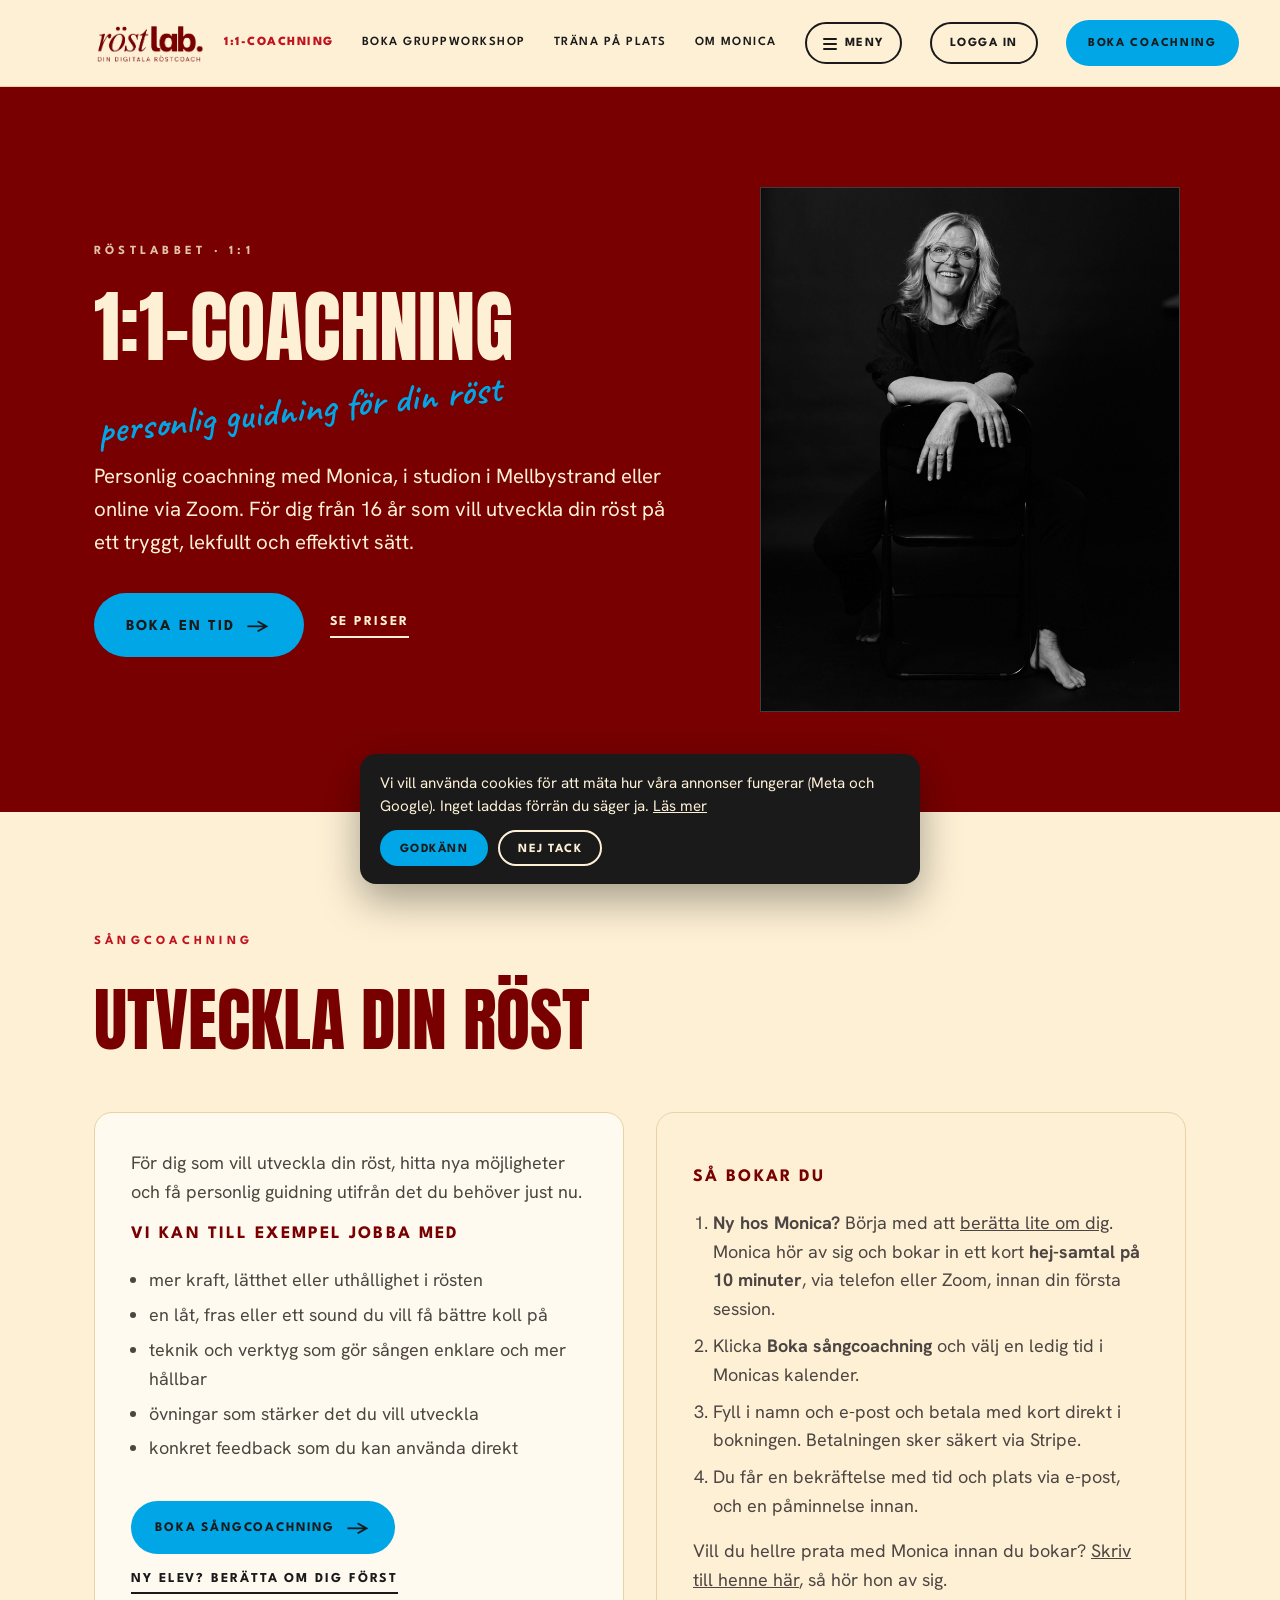
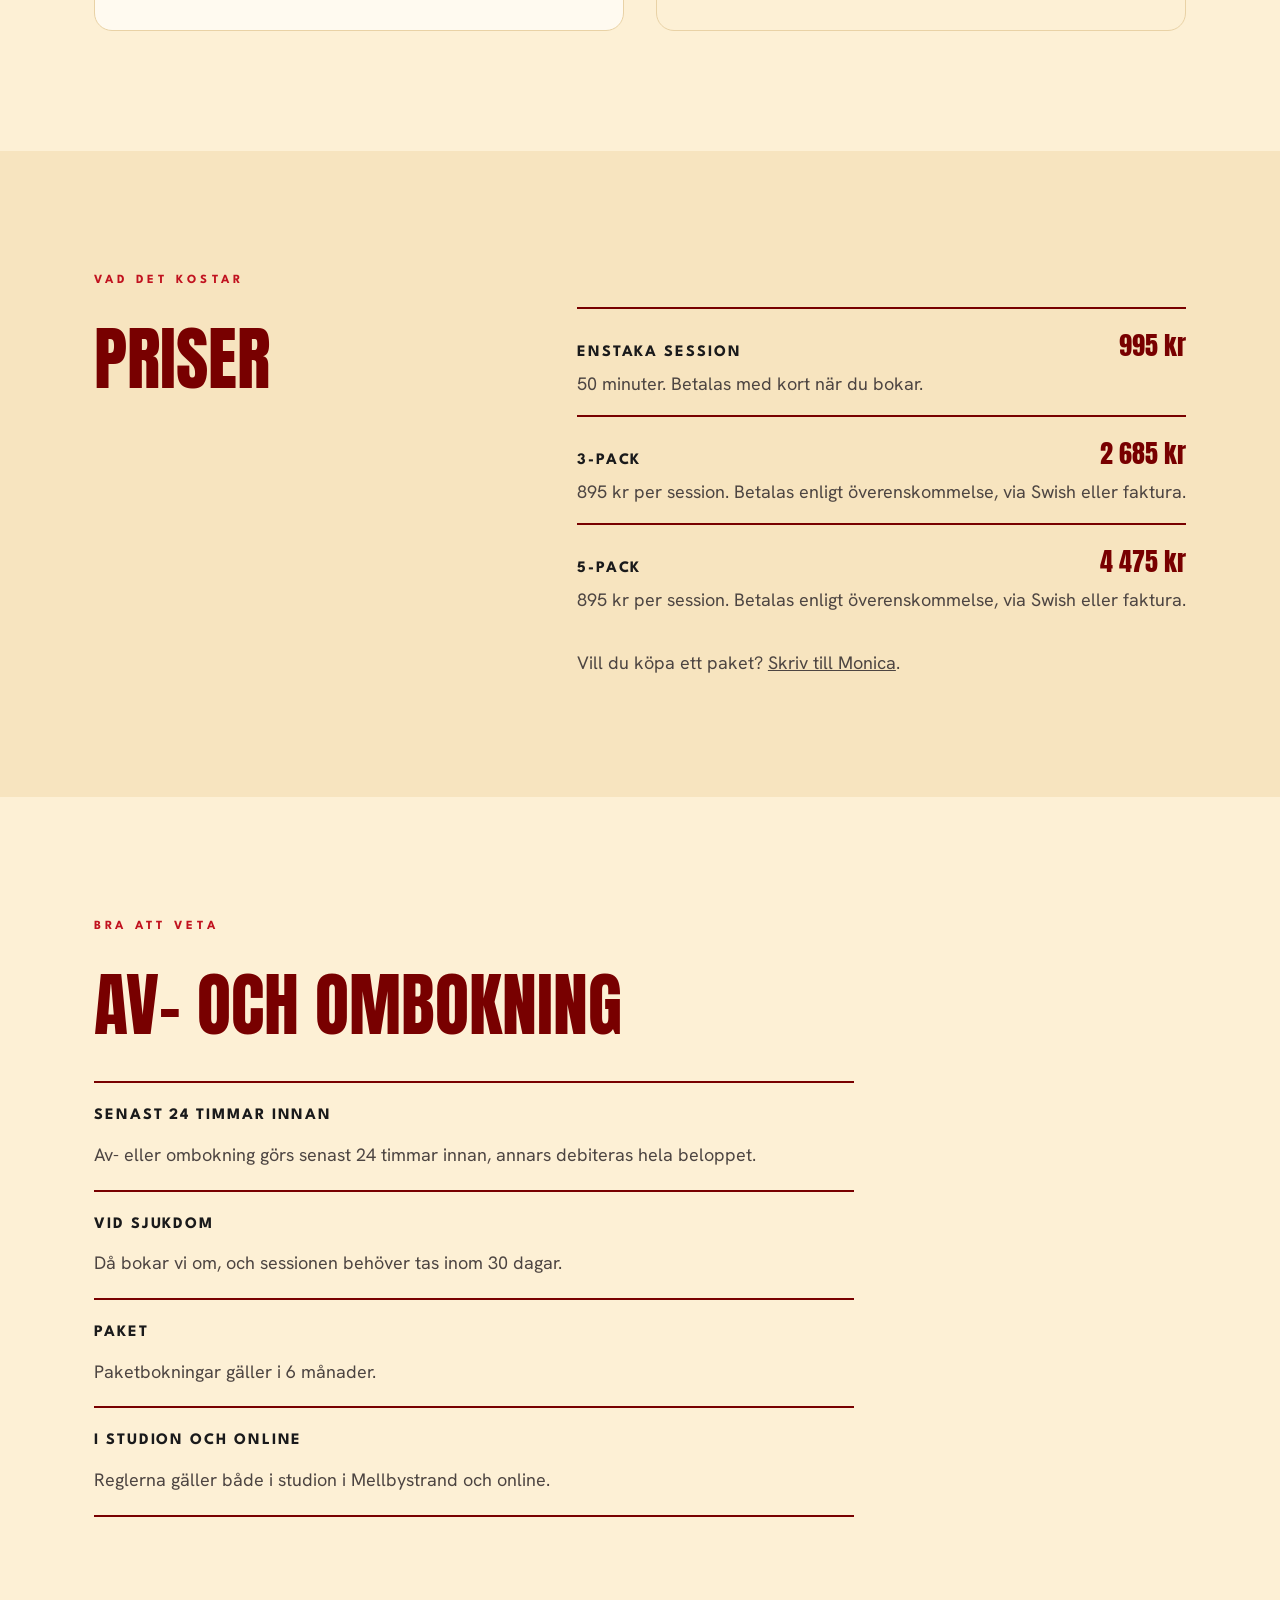
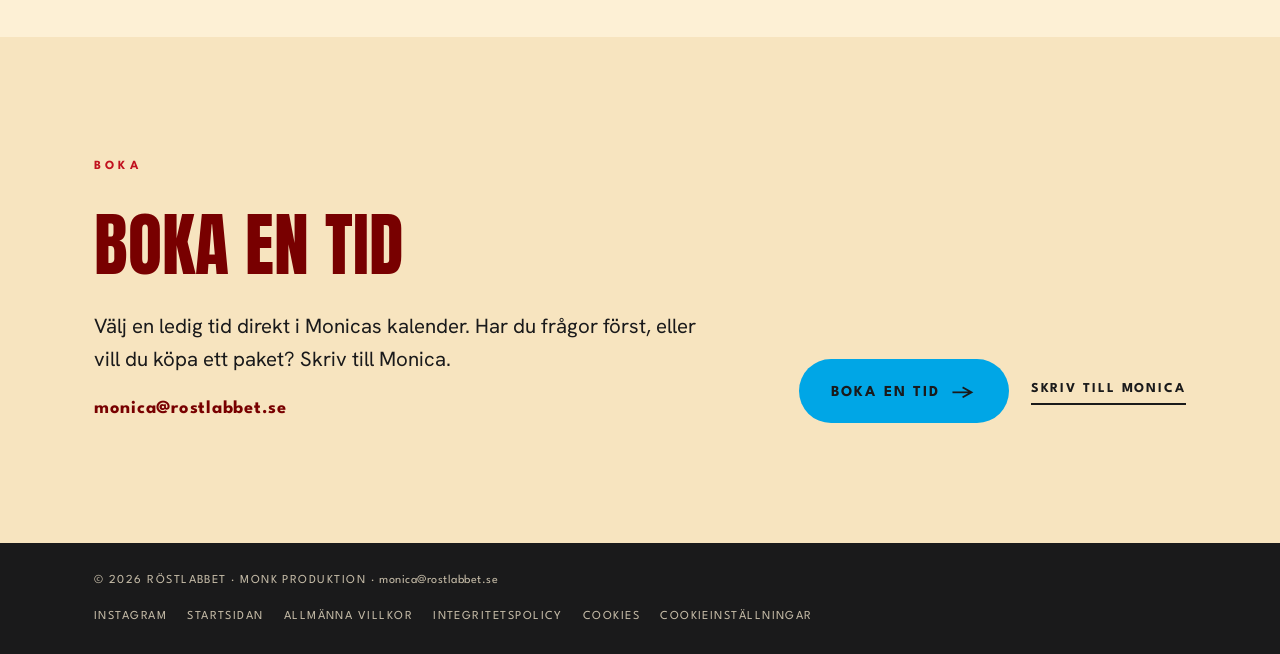
<file: coachning.html>
<!doctype html>
<!--
  RÖSTLABBET – 1:1 sångcoachning (coachning.html)
  Till den som ändrar i filen, människa eller AI:
  - Ändra bara text mellan taggarna. Rör inte design, färger eller kod om det inte uttryckligen efterfrågas.
  - Bilder ligger i mappen media/.
  - Lämna alltid tillbaka hela filen.
  Hjälp: Lisa Jonsson, Head of Happiness.
-->
<html lang="sv">
<head>
<meta charset="utf-8">
<meta name="viewport" content="width=device-width, initial-scale=1, viewport-fit=cover">
<title>1:1 sångcoachning – Röstlabbet med Monica</title>
<meta name="description" content="Personlig sångcoachning med Monica, i studion i Mellbystrand eller online via Zoom. 50 minuter för 995 kr. Boka och betala direkt.">
<meta property="og:type" content="website">
<meta property="og:title" content="1:1 sångcoachning – Röstlabbet med Monica">
<meta property="og:description" content="Personlig sångcoachning med Monica. I studion eller online.">
<meta property="og:image" content="https://rostlabbet.se/media/monica-1-1.jpg">
<meta name="theme-color" content="#780000">
<link rel="icon" type="image/png" href="media/favicon.png">
<link rel="apple-touch-icon" href="media/favicon.png">
<link rel="preconnect" href="https://fonts.googleapis.com">
<link rel="preconnect" href="https://fonts.gstatic.com" crossorigin>
<link rel="stylesheet" href="https://fonts.googleapis.com/css2?family=Anton&family=Be+Vietnam+Pro:wght@700&family=Caveat:wght@600&family=League+Spartan:wght@400;600;700;800&family=Libre+Baskerville:ital@1&family=Hanken+Grotesk:wght@400;500;600&display=swap">
<style>
/* Same system as index.html: cream base, Vocal Red bands, Lab Blue buttons with charcoal text. */
:root{
  color-scheme:light;
  --vocal:#780000;
  --vocal-deep:#5a0000;
  --signal:#C1121F;
  --lab:#00A6E6;
  --cream:#FDF0D5;
  --cream-2:#F7E4BF;
  --ink:#1A1A1B;
  --ink-soft:#4d4542;
  --line:#e9d2a6;
  --f-display:"Anton",Impact,"Arial Narrow",sans-serif;
  --f-script:"Caveat","Segoe Script","Brush Script MT",cursive;
  --f-label:"League Spartan",Arial,sans-serif;
  --f-body:"Hanken Grotesk","Segoe UI",Arial,sans-serif;
  --f-logo:"Be Vietnam Pro","Arial Black",sans-serif;
  --wrap:1180px;
  --gutter:clamp(16px,4vw,44px);
}
*{box-sizing:border-box}
html{scroll-behavior:smooth}
@media (prefers-reduced-motion:reduce){html{scroll-behavior:auto}*{transition:none!important}}
body{margin:0;background:var(--cream);color:var(--ink);font-family:var(--f-body);font-size:18px;line-height:1.6;-webkit-font-smoothing:antialiased}
img{max-width:100%}
a{color:inherit}
p{margin:0}
.wrap{max-width:var(--wrap);margin-inline:auto;padding-inline:var(--gutter)}
.band{padding-block:clamp(72px,10vw,120px)}
.red{background:var(--vocal);color:var(--cream)}
.kicker{font-family:var(--f-label);font-weight:700;text-transform:uppercase;letter-spacing:.34em;font-size:.78rem;margin:0 0 20px;color:var(--signal)}
.red .kicker{color:var(--cream);opacity:.8}
h1,h2{font-family:var(--f-display);font-weight:400;text-transform:uppercase;margin:0;text-wrap:balance}
h2{font-size:clamp(2.6rem,6vw,4.4rem);line-height:1.36;color:var(--vocal)}
.red h2{color:var(--cream)}
h3{font-family:var(--f-label);font-weight:700;text-transform:uppercase;letter-spacing:.12em;font-size:1rem;margin:0 0 8px}
.script{font-family:var(--f-script);font-weight:600;text-transform:none;letter-spacing:0;color:var(--lab);display:inline-block;transform:rotate(-6deg);line-height:1}
.lede{font-size:clamp(1.1rem,1.6vw,1.3rem);max-width:56ch}
.btn{display:inline-flex;align-items:center;justify-content:center;gap:12px;font-family:var(--f-label);font-weight:700;text-transform:uppercase;letter-spacing:.14em;font-size:.95rem;text-decoration:none;padding:19px 30px 17px;border-radius:999px;border:2px solid transparent;background:var(--lab);color:var(--ink);transition:transform .15s ease,background .15s ease}
.btn:hover{background:#2bb8ee;transform:translateY(-2px)}
.btn .arrow{font-family:var(--f-body);font-size:1.2rem;line-height:0}
.textlink{font-family:var(--f-label);font-weight:700;text-transform:uppercase;letter-spacing:.14em;font-size:.85rem;text-decoration:none;border-bottom:2px solid currentColor;padding-bottom:3px}
:focus-visible{outline:3px solid var(--lab);outline-offset:3px}

/* header */
header.top{position:sticky;top:env(safe-area-inset-top,0px);z-index:20;background:var(--cream);border-bottom:1px solid var(--line)}
.top .wrap{display:flex;align-items:center;justify-content:space-between;gap:20px;padding-block:12px}
.logo{text-decoration:none;display:inline-flex;flex-direction:column;align-items:flex-start;line-height:1;color:var(--vocal)}
.logo .word{font-family:var(--f-logo);font-weight:700;font-size:1.6rem;letter-spacing:.01em}
.logo .word i{font-family:"Times New Roman",Times,serif;font-weight:400;font-style:italic;letter-spacing:0;margin-left:1px}
.logo .tag{font-family:var(--f-label);font-size:.66rem;letter-spacing:.24em;text-transform:uppercase;margin-top:6px;line-height:1.35;color:var(--ink-soft);white-space:nowrap;text-align:left;padding:0;border-radius:0;background:none;max-width:none}
nav.main{display:flex;align-items:center;gap:28px;font-family:var(--f-label);font-weight:600;text-transform:uppercase;letter-spacing:.12em;font-size:.78rem}
nav.main a{text-decoration:none}
nav.main a[aria-current="page"]{color:var(--signal)}
nav.main a:not(.btn):hover{color:var(--signal)}
nav.main .btn{padding:12px 20px 10px;font-size:.76rem}
@media (max-width:900px){nav.main .hide-sm{display:none}}

/* hero */
.hero .wrap{display:grid;grid-template-columns:minmax(0,1.15fr) minmax(0,.85fr);gap:clamp(36px,6vw,80px);align-items:center;padding-block:clamp(56px,8vw,100px)}
.hero h1{font-size:clamp(3.6rem,9vw,7rem);line-height:1.14}
.hero h1 .script{font-size:.5em;display:block;margin:.2em 0 0 .06em}
.hero .lede{margin-top:40px}
.members{display:block;margin-top:22px;font-family:var(--f-label);font-weight:700;text-transform:uppercase;letter-spacing:.14em;font-size:.82rem;color:var(--cream);opacity:.85}
.hero-photo{border-radius:0;overflow:hidden;aspect-ratio:4/5;max-width:420px;justify-self:center;background:#111;border:1px solid rgba(253,240,213,.2)}
.hero-photo img{width:100%;height:100%;object-fit:cover;object-position:50% 20%;display:block}
@media (max-width:860px){.hero .wrap{grid-template-columns:minmax(0,1fr)}.hero-photo{max-width:320px;justify-self:start}}

/* two ways */
.ways{display:grid;grid-template-columns:repeat(2,minmax(0,1fr));gap:clamp(18px,3vw,32px);margin-top:44px}
@media (max-width:760px){.ways{grid-template-columns:minmax(0,1fr)}}
.way{background:#fffaf0;border:1px solid var(--line);border-radius:18px;padding:clamp(24px,3vw,36px);min-width:0}
.way .n{font-family:var(--f-display);font-size:3.2rem;line-height:1;color:var(--signal);display:block;margin-bottom:12px}
.way h3{color:var(--vocal);font-size:1.1rem}
.way p{color:var(--ink-soft)}

/* good to know */
.know{background:var(--cream-2)}
.know .wrap{display:grid;grid-template-columns:minmax(0,.8fr) minmax(0,1.2fr);gap:clamp(32px,6vw,80px);align-items:start}
@media (max-width:860px){.know .wrap{grid-template-columns:minmax(0,1fr)}}
.facts{display:grid;gap:0}
.fact{display:grid;grid-template-columns:minmax(0,1fr);gap:4px;padding:20px 0;border-top:2px solid var(--vocal)}
.fact:last-child{border-bottom:2px solid var(--vocal)}
.fact p{color:var(--ink-soft)}

/* how */
.steps{display:grid;grid-template-columns:repeat(3,minmax(0,1fr));gap:clamp(20px,3vw,40px);margin-top:44px}
@media (max-width:760px){.steps{grid-template-columns:minmax(0,1fr)}}
.step .n{font-family:var(--f-display);font-size:4rem;line-height:1;color:var(--signal);display:block;margin-bottom:10px}
.step p{color:var(--ink-soft)}

/* choirs */
.choir .wrap > div{max-width:760px}
.choir{background:var(--cream)}
.choir .mail{color:var(--vocal)}
.choir .mail{margin-top:18px;font-family:var(--f-label);font-weight:700;font-size:clamp(1.2rem,3vw,1.6rem);letter-spacing:.04em;user-select:all}
.choir-hero{margin-top:18px;font-size:1rem;opacity:.95}
.choir-hero a{color:var(--cream);font-weight:700;text-decoration:underline;text-underline-offset:3px}

/* upcoming workshops */
.coming{background:var(--cream-2)}
.wlist{display:grid;gap:18px;margin-top:40px}
.wcard{display:grid;grid-template-columns:auto minmax(0,1fr) auto;gap:clamp(18px,3vw,36px);align-items:center;background:#fffaf0;border:1px solid var(--line);border-radius:18px;padding:clamp(20px,3vw,32px)}
.wdate{background:var(--vocal);color:var(--cream);border-radius:14px;width:96px;padding:12px 8px 10px;text-align:center;line-height:1}
.wdate .d{display:block;font-family:var(--f-display);font-size:2.8rem;line-height:1.1}
.wdate .m{display:block;font-family:var(--f-label);font-weight:700;text-transform:uppercase;letter-spacing:.16em;font-size:.78rem;margin-top:4px}
.wdate .wd{display:block;font-family:var(--f-label);text-transform:uppercase;letter-spacing:.14em;font-size:.66rem;opacity:.8;margin-top:6px}
.winfo h3{color:var(--vocal);font-size:1.15rem;margin-bottom:6px}
.winfo ul{list-style:none;margin:0;padding:0;color:var(--ink-soft);display:flex;flex-wrap:wrap;gap:4px 22px}
.winfo li b{color:var(--ink);font-weight:700}
.winfo .wnote{margin-top:8px;color:var(--ink-soft);font-size:.95rem}
.wcard .btn{padding:15px 22px 13px;font-size:.82rem}
@media (max-width:760px){.wcard{grid-template-columns:auto minmax(0,1fr);align-items:start}.wcard .btn{grid-column:1/-1;justify-self:start}}
.wempty{margin-top:32px;color:var(--ink-soft)}
.wempty[hidden]{display:none}
.wbtns{display:flex;flex-direction:column;gap:10px}
.wcard .btn.alt{background:transparent;border:2px solid var(--ink);color:var(--ink)}
.wcard .btn.alt:hover{background:var(--ink);color:var(--cream)}
.wcard .btn.off{background:transparent;border:2px dashed rgba(26,26,27,.25);color:var(--ink-soft);cursor:default;transform:none}
.wcard .btn.off:hover{background:transparent;transform:none}
.wmode.extra{background:transparent;border:1.5px solid var(--vocal)}
.wmode{display:inline-block;margin-bottom:8px;font-family:var(--f-label);font-weight:700;text-transform:uppercase;letter-spacing:.12em;font-size:.7rem;padding:4px 10px;border-radius:999px;background:var(--cream-2);color:var(--vocal)}
@media (max-width:760px){.wcard .wbtns{grid-column:1/-1;flex-direction:row;flex-wrap:wrap}}
.anm{margin-top:28px}
.anm[hidden]{display:none}

.sub{margin-top:48px;color:var(--vocal)}
/* contact */
.contact-grid{display:grid;grid-template-columns:minmax(0,1fr) auto;gap:clamp(24px,6vw,80px);align-items:end}
@media (max-width:860px){.contact-grid{grid-template-columns:minmax(0,1fr)}}
.contact .mail{margin-top:18px;font-family:var(--f-label);font-weight:700;font-size:1.15rem;letter-spacing:.04em;color:var(--vocal);user-select:all}
.hero .ctas{display:flex;flex-wrap:wrap;align-items:center;gap:14px 26px;margin-top:34px}

/* final */
.final{text-align:center}
.final h2{font-size:clamp(3rem,7vw,5.6rem);line-height:1.32}
.final .script{font-size:.55em;display:block;margin-top:.2em}
.final .lede{margin:38px auto 34px}
.final .ctas{display:flex;flex-wrap:wrap;justify-content:center;align-items:center;gap:16px 28px}

footer{background:var(--ink);color:var(--cream)}
footer .wrap{display:flex;flex-wrap:wrap;justify-content:space-between;gap:16px;padding-block:28px;font-family:var(--f-label);font-size:.76rem;letter-spacing:.12em;text-transform:uppercase}
footer span{opacity:.75}
footer nav{display:flex;flex-wrap:wrap;gap:20px}
footer a{text-decoration:none;opacity:.75}
footer a:hover{opacity:1}
/* login button in the header */
nav.main a.nav-login{border:2px solid var(--ink);border-radius:999px;padding:10px 18px 8px;font-weight:700;transition:background .15s,color .15s}
nav.main a.nav-login:hover{background:var(--ink);color:var(--cream)}
@media (max-width:900px){nav.main{gap:10px}nav.main a.nav-login{padding:9px 13px 7px;font-size:.7rem}}
/* Monica's real logo (same as Zenler) */
.logo-img{display:block;height:62px;width:auto}
.mcard .logo-img{height:44px}
@media (max-width:700px){.logo-img{height:50px}}
.ways.themes{grid-template-columns:repeat(3,minmax(0,1fr))}
@media (max-width:860px){.ways.themes{grid-template-columns:minmax(0,1fr)}}
/* nav: never wrap; drop two items on mid-size screens */
nav.main a{white-space:nowrap}
.top .logo{flex-shrink:0}
nav.main{min-width:0}
@media (max-width:1080px) and (min-width:901px){nav.main{gap:16px;letter-spacing:.06em;font-size:.72rem}nav.main .btn{padding:11px 14px 9px}nav.main a.nav-login{padding:9px 13px 7px}}
@media (max-width:1400px){nav.main .hide-md{display:none}}
nav.main a.nav-strong{font-weight:800}
/* coaching cards + price list */
.hero h1{font-size:clamp(3rem,6.2vw,5.2rem)}
.nobr{white-space:nowrap}
.ways.coach .way ul{margin:10px 0 0;padding-left:18px;color:var(--ink-soft);display:grid;gap:6px}
.ways.coach .way .intro{color:var(--ink-soft)}
.ways.coach .way{display:flex;flex-direction:column}
.ways.coach .way .book{margin-top:auto;padding-top:22px;display:flex;flex-wrap:wrap;align-items:center;gap:14px 22px}
.ways.coach .way h3{margin-top:14px}
.ways.coach .how ol{margin:10px 0 0;padding-left:20px;color:var(--ink-soft);display:grid;gap:8px}
.ways.coach .how .note{margin-top:16px;color:var(--ink-soft)}
.ways.coach .how{background:transparent}
.ways.coach .way .book .btn{padding:15px 22px 13px;font-size:.82rem}
.prices{margin-top:36px;display:grid;gap:0;max-width:640px}
.price{display:grid;grid-template-columns:minmax(0,1fr) auto;gap:4px 20px;padding:16px 0;border-top:2px solid var(--vocal);align-items:baseline}
.price:last-child{border-bottom:2px solid var(--vocal)}
.price h3{margin:0}
.price .amt{font-family:var(--f-display);font-size:1.6rem;color:var(--vocal);white-space:nowrap}
.price p{grid-column:1/-1;color:var(--ink-soft);margin:0}
.prices .pay{margin-top:18px;color:var(--ink-soft)}
</style>
</head>
<body>

<header class="top">
  <div class="wrap">
    <a class="logo" href="index.html" aria-label="Röstlabbet, till startsidan">
      <img class="logo-img" src="media/rostlab-logga.png" alt="Röstlabbet" width="261" height="147">
    </a>
    <nav class="main" aria-label="Huvudmeny">
      <a class="hide-sm nav-strong" href="coachning.html" aria-current="page">1:1-coachning</a>
      <a class="hide-sm" href="workshops.html">Boka gruppworkshop</a>
      <a class="hide-sm" href="pa-plats.html">Träna på plats</a>
      <a class="hide-sm" href="index.html#monica">Om Monica</a>
      <a class="hide-sm hide-md" href="index.html#fragor">Frågor</a>
      <a class="nav-login" href="https://kurs.rostlabbet.se/login">Logga in</a>
      <a class="btn" href="#kontakt">Boka coachning</a>
    </nav>
  </div>
</header>

<main>

<section class="hero red">
  <div class="wrap">
    <div>
      <p class="kicker">Röstlabbet · 1:1</p>
      <h1><span class="nobr">1:1-coachning</span><span class="script">personlig guidning för din röst</span></h1>
      <p class="lede">Personlig coachning med Monica, i studion i Mellbystrand eller online via Zoom. För dig från 16 år som vill utveckla din röst på ett tryggt, lekfullt och effektivt sätt.</p>
      <div class="ctas">
        <a class="btn" href="https://cal.com/monica-christoffersson-9pvndm/50min" rel="noopener" data-cal="monica-christoffersson-9pvndm/50min">Boka en tid <span class="arrow" aria-hidden="true">→</span></a>
        <a class="textlink" href="#priser" style="color:var(--cream)">Se priser</a>
      </div>
    </div>
    <div class="hero-photo"><img src="media/monica-stol.jpg" alt="Monica sitter grensle på en stol och ler, i svartvitt" width="1600" height="2000"></div>
  </div>
</section>

<section class="band" id="val">
  <div class="wrap">
    <p class="kicker">Sångcoachning</p>
    <h2>Utveckla din röst</h2>
    <div class="ways coach one">
      <div class="way">
        <p class="intro">För dig som vill utveckla din röst, hitta nya möjligheter och få personlig guidning utifrån det du behöver just nu.</p>
        <h3>Vi kan till exempel jobba med</h3>
        <ul>
          <li>mer kraft, lätthet eller uthållighet i rösten</li>
          <li>en låt, fras eller ett sound du vill få bättre koll på</li>
          <li>teknik och verktyg som gör sången enklare och mer hållbar</li>
          <li>övningar som stärker det du vill utveckla</li>
          <li>konkret feedback som du kan använda direkt</li>
        </ul>
        <div class="book">
          <a class="btn" href="https://cal.com/monica-christoffersson-9pvndm/50min" rel="noopener" data-cal="monica-christoffersson-9pvndm/50min">Boka sångcoachning <span class="arrow" aria-hidden="true">→</span></a>
          <a class="textlink" data-nyelev href="mailto:monica@rostlabbet.se?subject=Ny%20elev">Ny elev? Berätta om dig först</a>
        </div>
      </div>
      <div class="way how">
        <h3>Så bokar du</h3>
        <ol>
          <li><b>Ny hos Monica?</b> Börja med att <a data-nyelev href="mailto:monica@rostlabbet.se?subject=Ny%20elev">berätta lite om dig</a>. Monica hör av sig och bokar in ett kort <b>hej-samtal på 10 minuter</b>, via telefon eller Zoom, innan din första session.</li>
          <li>Klicka <b>Boka sångcoachning</b> och välj en ledig tid i Monicas kalender.</li>
          <li>Fyll i namn och e-post och betala med kort direkt i bokningen. Betalningen sker säkert via Stripe.</li>
          <li>Du får en bekräftelse med tid och plats via e-post, och en påminnelse innan.</li>
        </ol>
        <p class="note">Vill du hellre prata med Monica innan du bokar? <a data-kontakt="1:1-coachning" href="mailto:monica@rostlabbet.se?subject=Fr%C3%A5ga%20om%201%3A1">Skriv till henne här</a>, så hör hon av sig.</p>
      </div>
    </div>
  </div>
</section>

<section class="band know" id="priser">
  <div class="wrap">
    <div>
      <p class="kicker">Vad det kostar</p>
      <h2>Priser</h2>
    </div>
    <div class="prices">
      <div class="price"><h3>Enstaka session</h3><span class="amt">995 kr</span><p>50 minuter. Betalas med kort när du bokar.</p></div>
      <div class="price"><h3>3-pack</h3><span class="amt">2 685 kr</span><p>895 kr per session. Betalas enligt överenskommelse, via Swish eller faktura.</p></div>
      <div class="price"><h3>5-pack</h3><span class="amt">4 475 kr</span><p>895 kr per session. Betalas enligt överenskommelse, via Swish eller faktura.</p></div>
      <p class="pay">Vill du köpa ett paket? <a data-kontakt="1:1-coachning" href="mailto:monica@rostlabbet.se?subject=Paket%201%3A1">Skriv till Monica</a>.</p>
    </div>
  </div>
</section>

<section class="band">
  <div class="wrap">
    <div class="know-inner">
      <p class="kicker">Bra att veta</p>
      <h2>Av- och ombokning</h2>
    </div>
    <div class="facts" style="margin-top:28px;max-width:760px">
      <div class="fact"><h3>Senast 24 timmar innan</h3><p>Av- eller ombokning görs senast 24 timmar innan, annars debiteras hela beloppet.</p></div>
      <div class="fact"><h3>Vid sjukdom</h3><p>Då bokar vi om, och sessionen behöver tas inom 30 dagar.</p></div>
      <div class="fact"><h3>Paket</h3><p>Paketbokningar gäller i 6 månader.</p></div>
      <div class="fact"><h3>I studion och online</h3><p>Reglerna gäller både i studion i Mellbystrand och online.</p></div>
    </div>
  </div>
</section>

<section class="band contact" id="kontakt" style="background:var(--cream-2)">
  <div class="wrap contact-grid">
    <div>
      <p class="kicker">Boka</p>
      <h2>Boka en tid</h2>
      <p class="lede" style="margin-top:18px">Välj en ledig tid direkt i Monicas kalender. Har du frågor först, eller vill du köpa ett paket? Skriv till Monica.</p>
      <p class="mail">monica@rostlabbet.se</p>
    </div>
    <div class="contact-cta" style="display:flex;flex-wrap:wrap;gap:14px 22px;align-items:center">
      <a class="btn" href="https://cal.com/monica-christoffersson-9pvndm/50min" rel="noopener" data-cal="monica-christoffersson-9pvndm/50min">Boka en tid <span class="arrow" aria-hidden="true">→</span></a>
      <a class="textlink" data-kontakt="1:1-coachning" href="mailto:monica@rostlabbet.se">Skriv till Monica</a>
    </div>
  </div>
</section>

</main>

<footer>
  <div class="wrap">
    <span>© 2026 Röstlabbet · Monk Produktion · <a href="mailto:monica@rostlabbet.se" style="opacity:1;text-transform:none;letter-spacing:.04em">monica@rostlabbet.se</a></span>
    <nav aria-label="Sidfot">
      <a href="https://www.instagram.com/rostlabbet/" rel="noopener">Instagram</a>
      <a href="index.html">Startsidan</a>
      <a href="villkor.html">Allmänna villkor</a>
      <a href="integritetspolicy.html">Integritetspolicy</a>
      <a href="cookiepolicy.html">Cookies</a>
    </nav>
  </div>
</footer>

<script>
/* Cal.com i popup: laddas först vid klick. Fungerar inte popupen öppnas bokningssidan som vanligt. */
(function(){
  var loaded=false;
  function load(){
    if(loaded)return;loaded=true;
    (function(C,A,L){var p=function(a,ar){a.q.push(ar)};var d=C.document;C.Cal=C.Cal||function(){var cal=C.Cal;var ar=arguments;if(!cal.loaded){cal.ns={};cal.q=cal.q||[];d.head.appendChild(d.createElement("script")).src=A;cal.loaded=true}if(ar[0]===L){var api=function(){p(api,arguments)};var namespace=ar[1];api.q=api.q||[];if(typeof namespace==="string"){cal.ns[namespace]=cal.ns[namespace]||api;p(cal.ns[namespace],ar);p(cal,["initNamespace",namespace])}else p(cal,ar);return}p(cal,ar)}})(window,"https://app.cal.com/embed/embed.js","init");
    Cal("init",{origin:"https://cal.com"});
    Cal("ui",{hideEventTypeDetails:false,layout:"month_view"});
  }
  document.addEventListener("click",function(e){
    var a=e.target.closest&&e.target.closest("a[data-cal]");
    if(!a)return;
    e.preventDefault();
    var link=a.getAttribute("data-cal"),href=a.href;
    try{load();Cal("modal",{calLink:link,config:{layout:"month_view"}})}catch(err){location.href=href;return}
    // reserv: syns ingen bokningsruta inom 6 sekunder, gå till bokningssidan
    setTimeout(function(){if(!document.querySelector('cal-modal-box, iframe[src*="cal.com"]'))location.href=href},6000);
  });
})();
</script>
<script src="formular.js"></script>
<script src="nyelev.js"></script>
<script src="nav.js"></script>
<script src="sparning.js"></script>
</body>
</html>
</file>
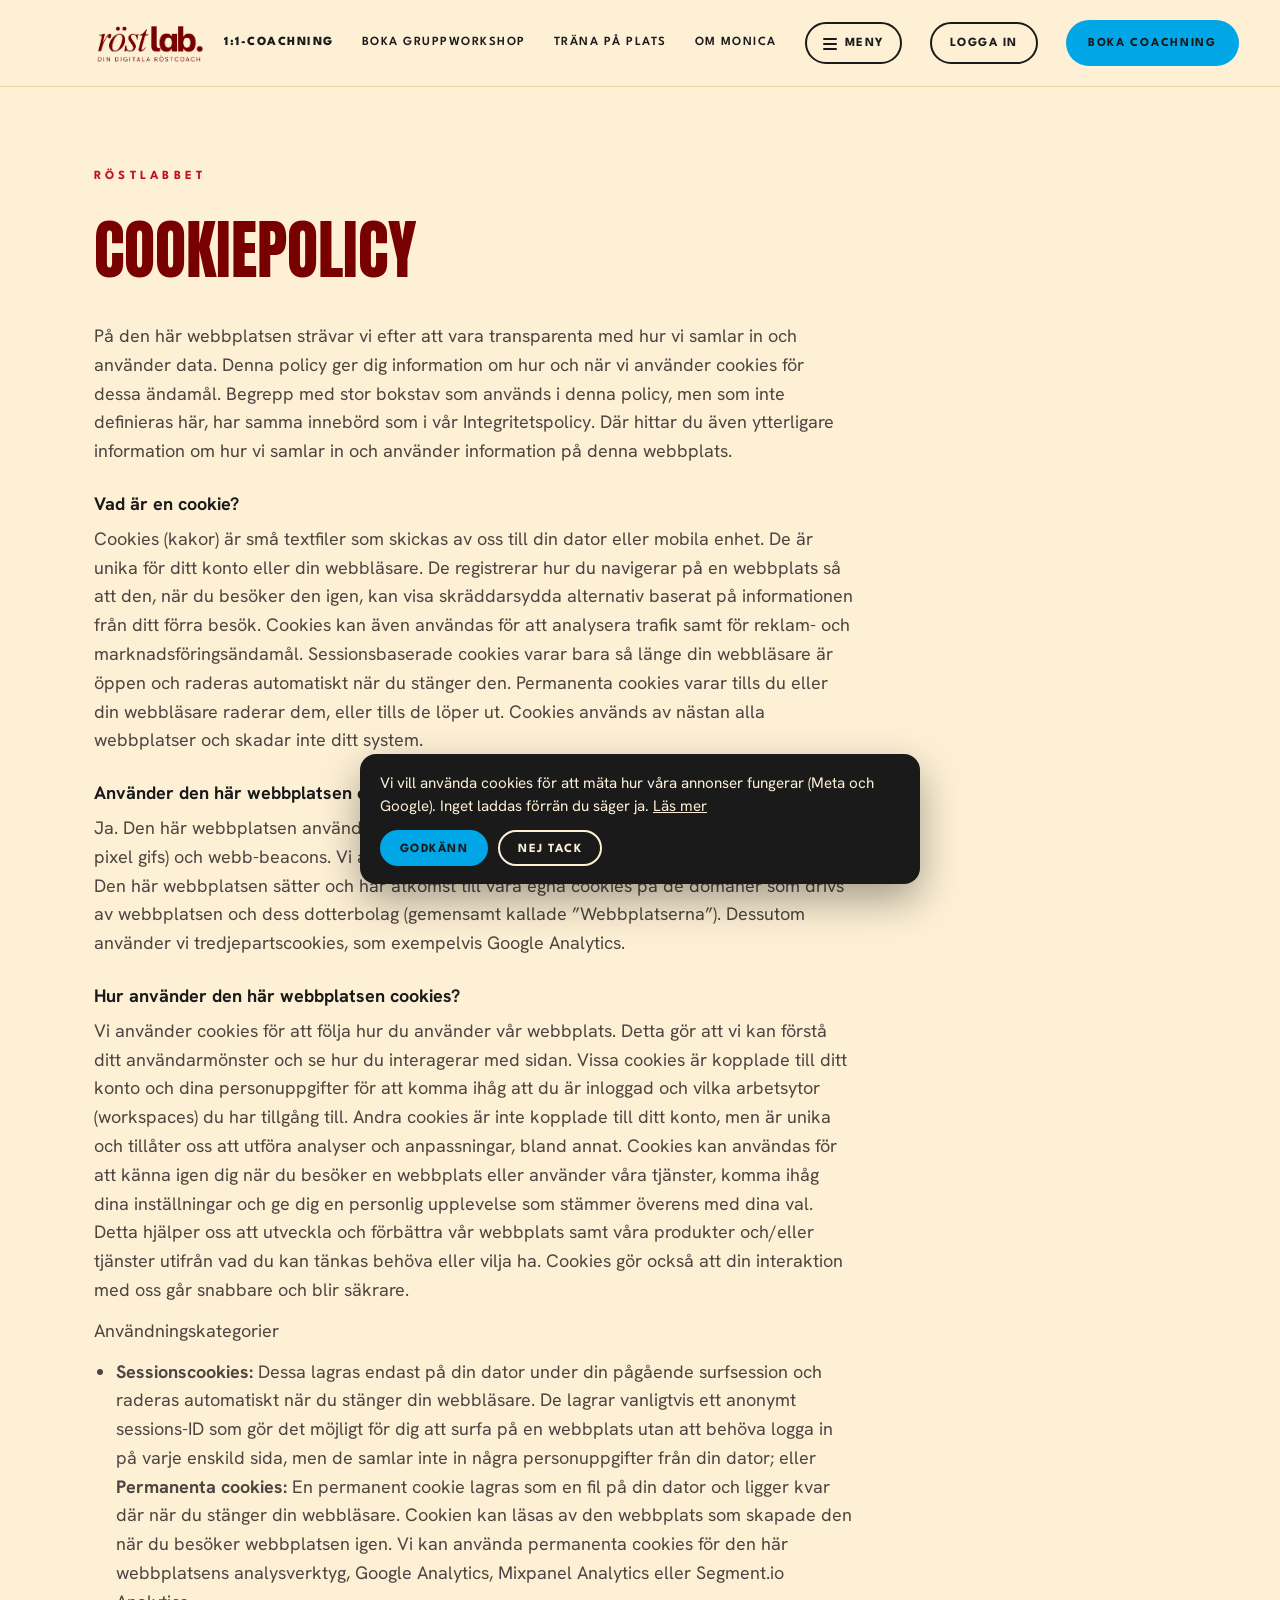
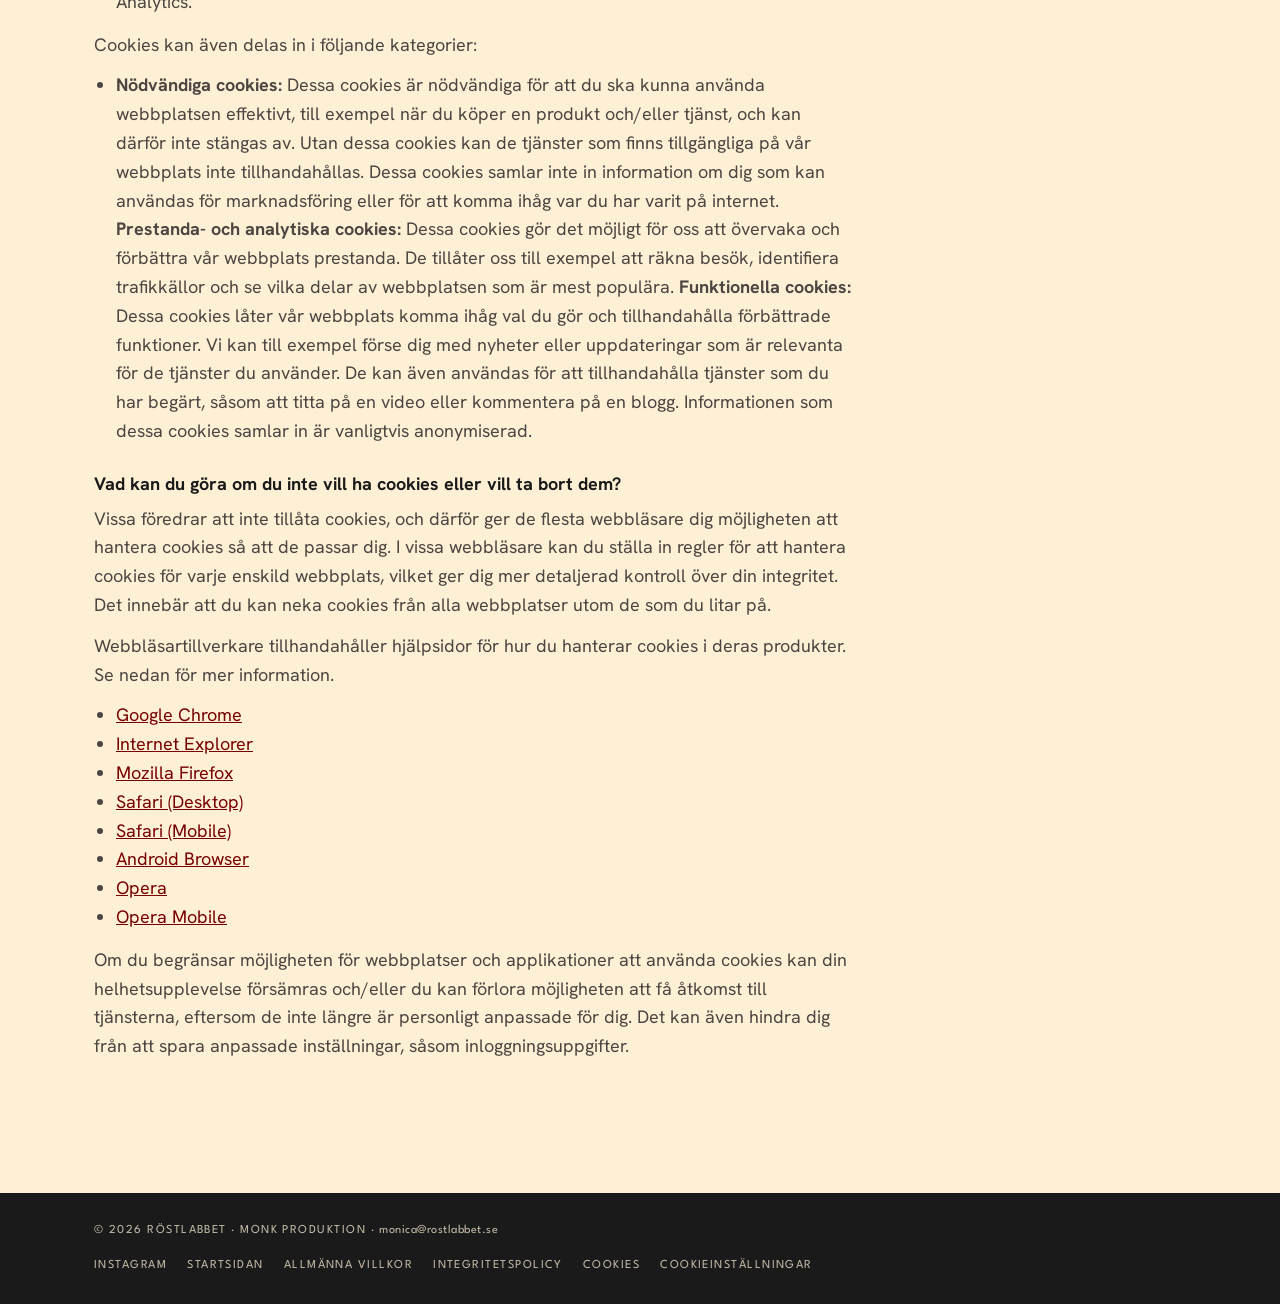
<file: cookiepolicy.html>
<!doctype html>
<!--
  RÖSTLABBET – Cookiepolicy (cookiepolicy.html). Texten är kopierad från Zenler (https://kurs.rostlabbet.se/cookiepolicy) 2026-10-01.
  Till den som ändrar i filen, människa eller AI:
  - Ändra bara text mellan taggarna. Rör inte design, färger eller kod om det inte uttryckligen efterfrågas.
  - Bilder ligger i mappen media/.
  - Lämna alltid tillbaka hela filen.
  Hjälp: Lisa Jonsson, Head of Happiness.
-->
<html lang="sv">
<head>
<meta charset="utf-8">
<meta name="viewport" content="width=device-width, initial-scale=1, viewport-fit=cover">
<title>Cookiepolicy – Röstlabbet</title>
<meta name="robots" content="noindex">
<meta name="description" content="Cookiepolicy för Röstlabbet.">
<meta name="theme-color" content="#780000">
<link rel="icon" type="image/png" href="media/favicon.png">
<link rel="apple-touch-icon" href="media/favicon.png">
<link rel="preconnect" href="https://fonts.googleapis.com">
<link rel="preconnect" href="https://fonts.gstatic.com" crossorigin>
<link rel="stylesheet" href="https://fonts.googleapis.com/css2?family=Anton&family=Be+Vietnam+Pro:wght@700&family=Caveat:wght@600&family=League+Spartan:wght@400;600;700;800&family=Libre+Baskerville:ital@1&family=Hanken+Grotesk:wght@400;500;600&display=swap">
<style>
/* Same system as index.html: cream base, Vocal Red bands, Lab Blue buttons with charcoal text. */
:root{
  color-scheme:light;
  --vocal:#780000;
  --vocal-deep:#5a0000;
  --signal:#C1121F;
  --lab:#00A6E6;
  --cream:#FDF0D5;
  --cream-2:#F7E4BF;
  --ink:#1A1A1B;
  --ink-soft:#4d4542;
  --line:#e9d2a6;
  --f-display:"Anton",Impact,"Arial Narrow",sans-serif;
  --f-script:"Caveat","Segoe Script","Brush Script MT",cursive;
  --f-label:"League Spartan",Arial,sans-serif;
  --f-body:"Hanken Grotesk","Segoe UI",Arial,sans-serif;
  --f-logo:"Be Vietnam Pro","Arial Black",sans-serif;
  --wrap:1180px;
  --gutter:clamp(16px,4vw,44px);
}
*{box-sizing:border-box}
html{scroll-behavior:smooth}
@media (prefers-reduced-motion:reduce){html{scroll-behavior:auto}*{transition:none!important}}
body{margin:0;background:var(--cream);color:var(--ink);font-family:var(--f-body);font-size:18px;line-height:1.6;-webkit-font-smoothing:antialiased}
img{max-width:100%}
a{color:inherit}
p{margin:0}
.wrap{max-width:var(--wrap);margin-inline:auto;padding-inline:var(--gutter)}
.band{padding-block:clamp(72px,10vw,120px)}
.red{background:var(--vocal);color:var(--cream)}
.kicker{font-family:var(--f-label);font-weight:700;text-transform:uppercase;letter-spacing:.34em;font-size:.78rem;margin:0 0 20px;color:var(--signal)}
.red .kicker{color:var(--cream);opacity:.8}
h1,h2{font-family:var(--f-display);font-weight:400;text-transform:uppercase;margin:0;text-wrap:balance}
h2{font-size:clamp(2.6rem,6vw,4.4rem);line-height:1.36;color:var(--vocal)}
.red h2{color:var(--cream)}
h3{font-family:var(--f-label);font-weight:700;text-transform:uppercase;letter-spacing:.12em;font-size:1rem;margin:0 0 8px}
.script{font-family:var(--f-script);font-weight:600;text-transform:none;letter-spacing:0;color:var(--lab);display:inline-block;transform:rotate(-6deg);line-height:1}
.lede{font-size:clamp(1.1rem,1.6vw,1.3rem);max-width:56ch}
.btn{display:inline-flex;align-items:center;justify-content:center;gap:12px;font-family:var(--f-label);font-weight:700;text-transform:uppercase;letter-spacing:.14em;font-size:.95rem;text-decoration:none;padding:19px 30px 17px;border-radius:999px;border:2px solid transparent;background:var(--lab);color:var(--ink);transition:transform .15s ease,background .15s ease}
.btn:hover{background:#2bb8ee;transform:translateY(-2px)}
.btn .arrow{font-family:var(--f-body);font-size:1.2rem;line-height:0}
.textlink{font-family:var(--f-label);font-weight:700;text-transform:uppercase;letter-spacing:.14em;font-size:.85rem;text-decoration:none;border-bottom:2px solid currentColor;padding-bottom:3px}
:focus-visible{outline:3px solid var(--lab);outline-offset:3px}

/* header */
header.top{position:sticky;top:env(safe-area-inset-top,0px);z-index:20;background:var(--cream);border-bottom:1px solid var(--line)}
.top .wrap{display:flex;align-items:center;justify-content:space-between;gap:20px;padding-block:12px}
.logo{text-decoration:none;display:inline-flex;flex-direction:column;align-items:flex-start;line-height:1;color:var(--vocal)}
.logo .word{font-family:var(--f-logo);font-weight:700;font-size:1.6rem;letter-spacing:.01em}
.logo .word i{font-family:"Times New Roman",Times,serif;font-weight:400;font-style:italic;letter-spacing:0;margin-left:1px}
.logo .tag{font-family:var(--f-label);font-size:.66rem;letter-spacing:.24em;text-transform:uppercase;margin-top:6px;line-height:1.35;color:var(--ink-soft);white-space:nowrap;text-align:left;padding:0;border-radius:0;background:none;max-width:none}
nav.main{display:flex;align-items:center;gap:28px;font-family:var(--f-label);font-weight:600;text-transform:uppercase;letter-spacing:.12em;font-size:.78rem}
nav.main a{text-decoration:none}
nav.main a[aria-current="page"]{color:var(--signal)}
nav.main a:not(.btn):hover{color:var(--signal)}
nav.main .btn{padding:12px 20px 10px;font-size:.76rem}
@media (max-width:900px){nav.main .hide-sm{display:none}}

/* hero */
.hero .wrap{display:grid;grid-template-columns:minmax(0,1.15fr) minmax(0,.85fr);gap:clamp(36px,6vw,80px);align-items:center;padding-block:clamp(56px,8vw,100px)}
.hero h1{font-size:clamp(3.6rem,9vw,7rem);line-height:1.14}
.hero h1 .script{font-size:.5em;display:block;margin:.2em 0 0 .06em}
.hero .lede{margin-top:40px}
.members{display:inline-block;margin-top:24px;background:var(--lab);color:var(--ink);font-family:var(--f-label);font-weight:700;text-transform:uppercase;letter-spacing:.12em;font-size:.85rem;padding:9px 16px 7px;border-radius:999px}
.hero-photo{border-radius:0;overflow:hidden;aspect-ratio:4/5;max-width:420px;justify-self:center;background:#111;border:1px solid rgba(253,240,213,.2)}
.hero-photo img{width:100%;height:100%;object-fit:cover;object-position:50% 20%;display:block}
@media (max-width:860px){.hero .wrap{grid-template-columns:minmax(0,1fr)}.hero-photo{max-width:320px;justify-self:start}}

/* two ways */
.ways{display:grid;grid-template-columns:repeat(2,minmax(0,1fr));gap:clamp(18px,3vw,32px);margin-top:44px}
@media (max-width:760px){.ways{grid-template-columns:minmax(0,1fr)}}
.way{background:#fffaf0;border:1px solid var(--line);border-radius:18px;padding:clamp(24px,3vw,36px);min-width:0}
.way .n{white-space:nowrap;font-family:var(--f-display);font-size:3.2rem;line-height:1;color:var(--signal);display:block;margin-bottom:12px}
.way h3{color:var(--vocal);font-size:1.1rem}
.way p{color:var(--ink-soft)}

/* good to know */
.know{background:var(--cream-2)}
.know .wrap{display:grid;grid-template-columns:minmax(0,.8fr) minmax(0,1.2fr);gap:clamp(32px,6vw,80px);align-items:start}
@media (max-width:860px){.know .wrap{grid-template-columns:minmax(0,1fr)}}
.facts{display:grid;gap:0}
.fact{display:grid;grid-template-columns:minmax(0,1fr);gap:4px;padding:20px 0;border-top:2px solid var(--vocal)}
.fact:last-child{border-bottom:2px solid var(--vocal)}
.fact p{color:var(--ink-soft)}

/* how */
.steps{display:grid;grid-template-columns:repeat(3,minmax(0,1fr));gap:clamp(20px,3vw,40px);margin-top:44px}
@media (max-width:760px){.steps{grid-template-columns:minmax(0,1fr)}}
.step .n{font-family:var(--f-display);font-size:4rem;line-height:1;color:var(--signal);display:block;margin-bottom:10px}
.step p{color:var(--ink-soft)}

/* choirs */
.choir .wrap > div{max-width:760px}

/* policy text */
.legal{max-width:760px}
.legal h2{font-size:clamp(1.4rem,3vw,1.9rem);line-height:1.3;margin:36px 0 10px}
.legal h3,.legal h4{margin:24px 0 6px}
.legal p,.legal li{color:var(--ink-soft)}
.legal p{margin:0 0 12px}
.legal ul,.legal ol{margin:0 0 14px;padding-left:22px}
.legal a{color:var(--vocal)}

/* final */
.final{text-align:center}
.final h2{font-size:clamp(3rem,7vw,5.6rem);line-height:1.14}
.final .script{font-size:.55em;display:block;margin-top:.2em}
.final .lede{margin:38px auto 34px}
.final .ctas{display:flex;flex-wrap:wrap;justify-content:center;align-items:center;gap:16px 28px}

footer{background:var(--ink);color:var(--cream)}
footer .wrap{display:flex;flex-wrap:wrap;justify-content:space-between;gap:16px;padding-block:28px;font-family:var(--f-label);font-size:.76rem;letter-spacing:.12em;text-transform:uppercase}
footer span{opacity:.75}
footer nav{display:flex;flex-wrap:wrap;gap:20px}
footer a{text-decoration:none;opacity:.75}
footer a:hover{opacity:1}
/* login button in the header */
nav.main a.nav-login{border:2px solid var(--ink);border-radius:999px;padding:10px 18px 8px;font-weight:700;transition:background .15s,color .15s}
nav.main a.nav-login:hover{background:var(--ink);color:var(--cream)}
@media (max-width:900px){nav.main{gap:10px}nav.main a.nav-login{padding:9px 13px 7px;font-size:.7rem}}
/* Monica's real logo (same as Zenler) */
.logo-img{display:block;height:62px;width:auto}
.mcard .logo-img{height:44px}
@media (max-width:700px){.logo-img{height:50px}}
/* nav: never wrap; drop two items on mid-size screens */
nav.main a{white-space:nowrap}
.top .logo{flex-shrink:0}
nav.main{min-width:0}
@media (max-width:1080px) and (min-width:901px){nav.main{gap:16px;letter-spacing:.06em;font-size:.72rem}nav.main .btn{padding:11px 14px 9px}nav.main a.nav-login{padding:9px 13px 7px}}
@media (max-width:1400px){nav.main .hide-md{display:none}}
nav.main a.nav-strong{font-weight:800}
</style>
</head>
<body>

<header class="top">
  <div class="wrap">
    <a class="logo" href="index.html" aria-label="Röstlabbet, till startsidan">
      <img class="logo-img" src="media/rostlab-logga.png" alt="Röstlabbet" width="261" height="147">
    </a>
    <nav class="main" aria-label="Huvudmeny">
      <a class="hide-sm nav-strong" href="coachning.html">1:1-coachning</a>
      <a class="hide-sm" href="workshops.html">Boka gruppworkshop</a>
      <a class="hide-sm" href="pa-plats.html">Träna på plats</a>
      <a class="hide-sm" href="index.html#monica">Om Monica</a>
      <a class="hide-sm hide-md" href="index.html#fragor">Frågor</a>
      <a class="nav-login" href="https://kurs.rostlabbet.se/login">Logga in</a>
      <a class="btn" href="coachning.html">Boka coachning</a>
    </nav>
  </div>
</header>

<main>
<section class="band" style="padding-top:clamp(48px,7vw,80px)">
  <div class="wrap">
    <p class="kicker">Röstlabbet</p>
    <h2 style="font-size:clamp(2.4rem,6vw,4rem)">Cookiepolicy</h2>
    <div class="legal" style="margin-top:28px">
<p>På den här webbplatsen strävar vi efter att vara transparenta med hur vi samlar in och använder data. Denna policy ger dig information om hur och när vi använder cookies för dessa ändamål. Begrepp med stor bokstav som används i denna policy, men som inte definieras här, har samma innebörd som i vår Integritetspolicy. Där hittar du även ytterligare information om hur vi samlar in och använder information på denna webbplats.</p> <h4>Vad är en cookie?</h4> <p>Cookies (kakor) är små textfiler som skickas av oss till din dator eller mobila enhet. De är unika för ditt konto eller din webbläsare. De registrerar hur du navigerar på en webbplats så att den, när du besöker den igen, kan visa skräddarsydda alternativ baserat på informationen från ditt förra besök. Cookies kan även användas för att analysera trafik samt för reklam- och marknadsföringsändamål. Sessionsbaserade cookies varar bara så länge din webbläsare är öppen och raderas automatiskt när du stänger den. Permanenta cookies varar tills du eller din webbläsare raderar dem, eller tills de löper ut. Cookies används av nästan alla webbplatser och skadar inte ditt system.</p> <h4>Använder den här webbplatsen cookies?</h4> <p>Ja. Den här webbplatsen använder cookies och liknande tekniker, såsom spårpixlar (single-pixel gifs) och webb-beacons. Vi använder både sessionsbaserade och permanenta cookies. Den här webbplatsen sätter och har åtkomst till våra egna cookies på de domäner som drivs av webbplatsen och dess dotterbolag (gemensamt kallade ”Webbplatserna”). Dessutom använder vi tredjepartscookies, som exempelvis Google Analytics.</p> <h4>Hur använder den här webbplatsen cookies?</h4> <p>Vi använder cookies för att följa hur du använder vår webbplats. Detta gör att vi kan förstå ditt användarmönster och se hur du interagerar med sidan. Vissa cookies är kopplade till ditt konto och dina personuppgifter för att komma ihåg att du är inloggad och vilka arbetsytor (workspaces) du har tillgång till. Andra cookies är inte kopplade till ditt konto, men är unika och tillåter oss att utföra analyser och anpassningar, bland annat. Cookies kan användas för att känna igen dig när du besöker en webbplats eller använder våra tjänster, komma ihåg dina inställningar och ge dig en personlig upplevelse som stämmer överens med dina val. Detta hjälper oss att utveckla och förbättra vår webbplats samt våra produkter och/eller tjänster utifrån vad du kan tänkas behöva eller vilja ha. Cookies gör också att din interaktion med oss går snabbare och blir säkrare.</p> <p>Användningskategorier</p> <ul><li><strong>Sessionscookies:</strong> Dessa lagras endast på din dator under din pågående surfsession och raderas automatiskt när du stänger din webbläsare. De lagrar vanligtvis ett anonymt sessions-ID som gör det möjligt för dig att surfa på en webbplats utan att behöva logga in på varje enskild sida, men de samlar inte in några personuppgifter från din dator; eller <strong>Permanenta cookies:</strong> En permanent cookie lagras som en fil på din dator och ligger kvar där när du stänger din webbläsare. Cookien kan läsas av den webbplats som skapade den när du besöker webbplatsen igen. Vi kan använda permanenta cookies för den här webbplatsens analysverktyg, Google Analytics, Mixpanel Analytics eller Segment.io Analytics.</li></ul> <p>Cookies kan även delas in i följande kategorier:</p> <ul><li><strong>Nödvändiga cookies:</strong> Dessa cookies är nödvändiga för att du ska kunna använda webbplatsen effektivt, till exempel när du köper en produkt och/eller tjänst, och kan därför inte stängas av. Utan dessa cookies kan de tjänster som finns tillgängliga på vår webbplats inte tillhandahållas. Dessa cookies samlar inte in information om dig som kan användas för marknadsföring eller för att komma ihåg var du har varit på internet. <strong>Prestanda- och analytiska cookies:</strong> Dessa cookies gör det möjligt för oss att övervaka och förbättra vår webbplats prestanda. De tillåter oss till exempel att räkna besök, identifiera trafikkällor och se vilka delar av webbplatsen som är mest populära. <strong>Funktionella cookies:</strong> Dessa cookies låter vår webbplats komma ihåg val du gör och tillhandahålla förbättrade funktioner. Vi kan till exempel förse dig med nyheter eller uppdateringar som är relevanta för de tjänster du använder. De kan även användas för att tillhandahålla tjänster som du har begärt, såsom att titta på en video eller kommentera på en blogg. Informationen som dessa cookies samlar in är vanligtvis anonymiserad.</li></ul> <h4>Vad kan du göra om du inte vill ha cookies eller vill ta bort dem?</h4> <p>Vissa föredrar att inte tillåta cookies, och därför ger de flesta webbläsare dig möjligheten att hantera cookies så att de passar dig. I vissa webbläsare kan du ställa in regler för att hantera cookies för varje enskild webbplats, vilket ger dig mer detaljerad kontroll över din integritet. Det innebär att du kan neka cookies från alla webbplatser utom de som du litar på.</p> <p>Webbläsartillverkare tillhandahåller hjälpsidor för hur du hanterar cookies i deras produkter. Se nedan för mer information.</p> <ul><li><a href="https://support.google.com/chrome/answer/95647?hl=en-GB">Google Chrome</a></li><li><a href="https://support.microsoft.com/en-us/help/260971/description-of-cookies">Internet Explorer</a></li><li><a href="https://support.mozilla.org/en-US/kb/cookies-information-websites-store-on-your-computer">Mozilla Firefox</a></li><li><a href="https://support.apple.com/kb/PH5042?locale=en_US">Safari (Desktop)</a></li><li><a href="https://support.apple.com/en-us/HT201265">Safari (Mobile)</a></li><li><a href="http://support.google.com/ics/nexus/bin/answer.py?hl=en&answer=2425067">Android Browser</a></li><li><a href="http://www.opera.com/help">Opera</a></li><li><a href="http://www.opera.com/help/mobile/android#privacy">Opera Mobile</a></li></ul> <p>Om du begränsar möjligheten för webbplatser och applikationer att använda cookies kan din helhetsupplevelse försämras och/eller du kan förlora möjligheten att få åtkomst till tjänsterna, eftersom de inte längre är personligt anpassade för dig. Det kan även hindra dig från att spara anpassade inställningar, såsom inloggningsuppgifter.</p> 
 <p>
    </div>
  </div>
</section>
</main>

<footer>
  <div class="wrap">
    <span>© 2026 Röstlabbet · Monk Produktion · <a href="mailto:monica@rostlabbet.se" style="opacity:1;text-transform:none;letter-spacing:.04em">monica@rostlabbet.se</a></span>
    <nav aria-label="Sidfot">
      <a href="https://www.instagram.com/rostlabbet/" rel="noopener">Instagram</a>
      <a href="index.html">Startsidan</a>
      <a href="villkor.html">Allmänna villkor</a>
      <a href="integritetspolicy.html">Integritetspolicy</a>
      <a href="cookiepolicy.html">Cookies</a>
    </nav>
  </div>
</footer>

<script src="nav.js"></script>
<script src="sparning.js"></script>
</body>
</html>
</file>
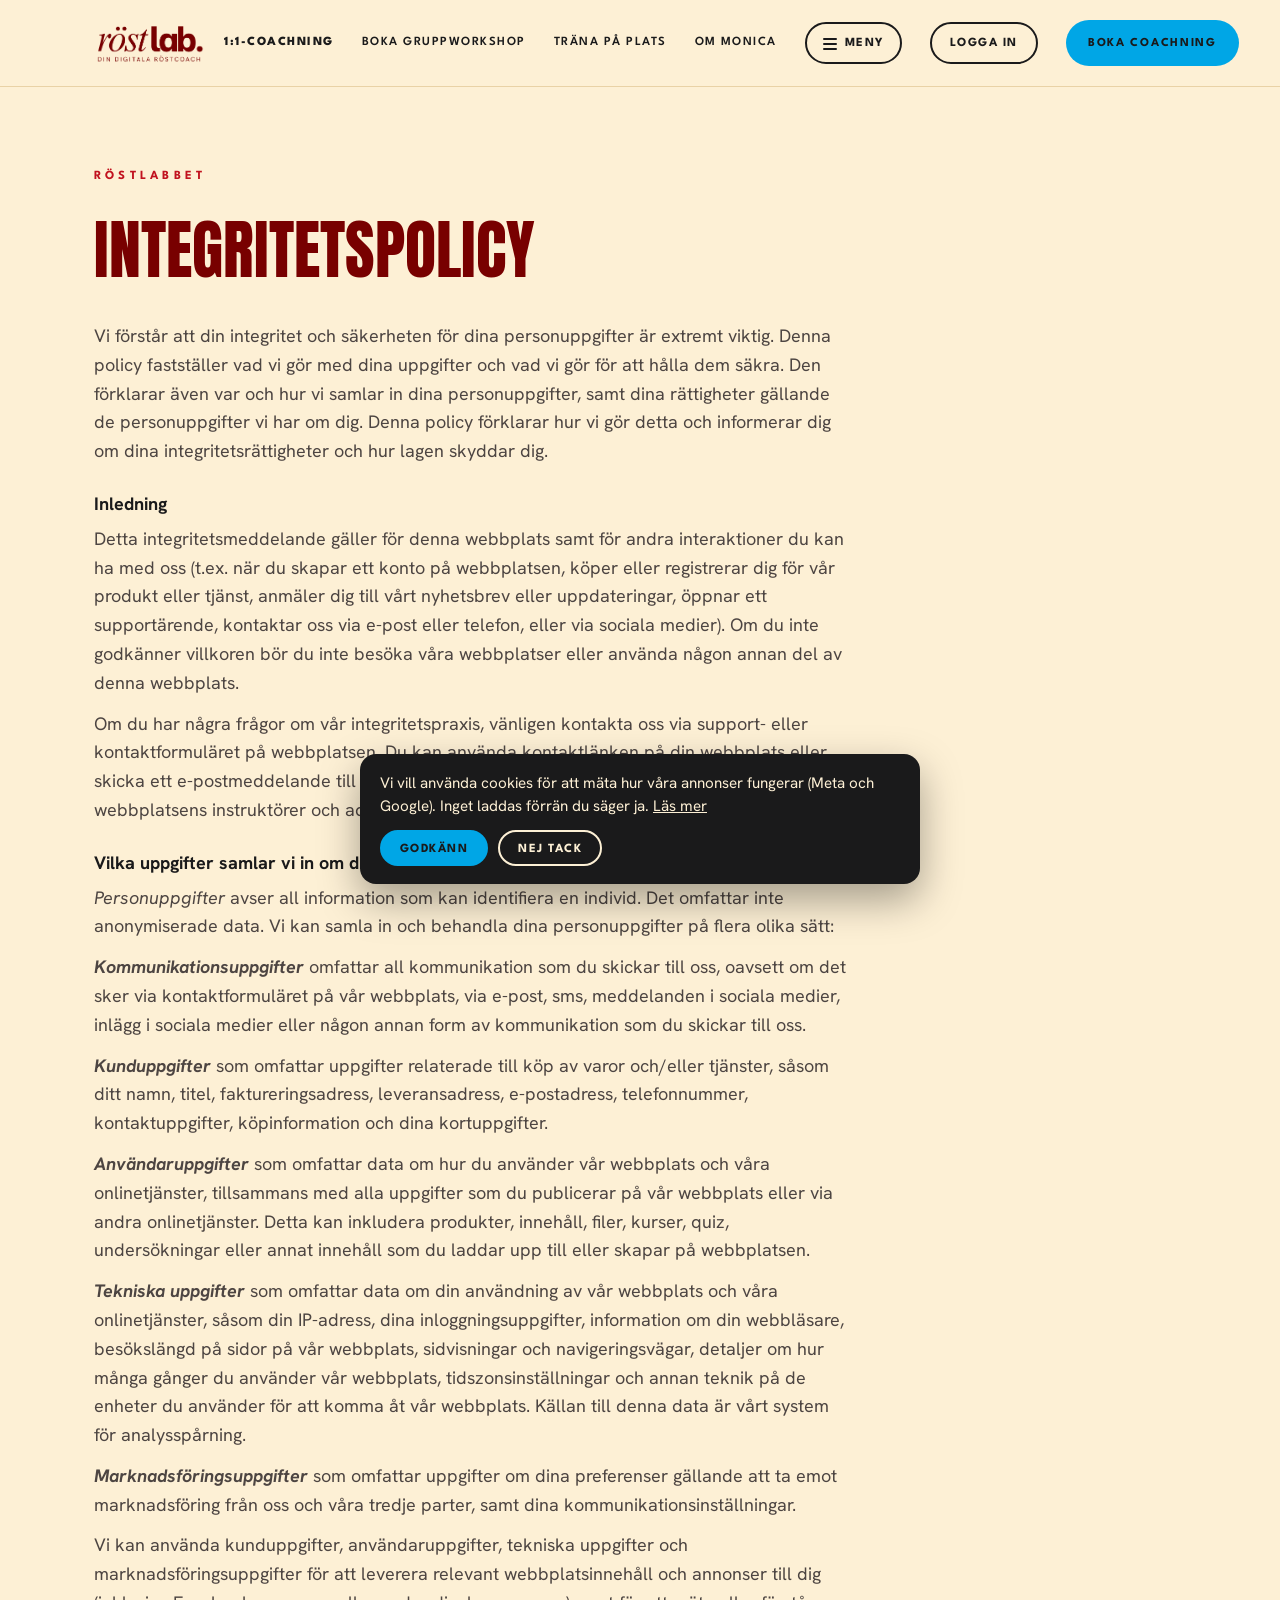
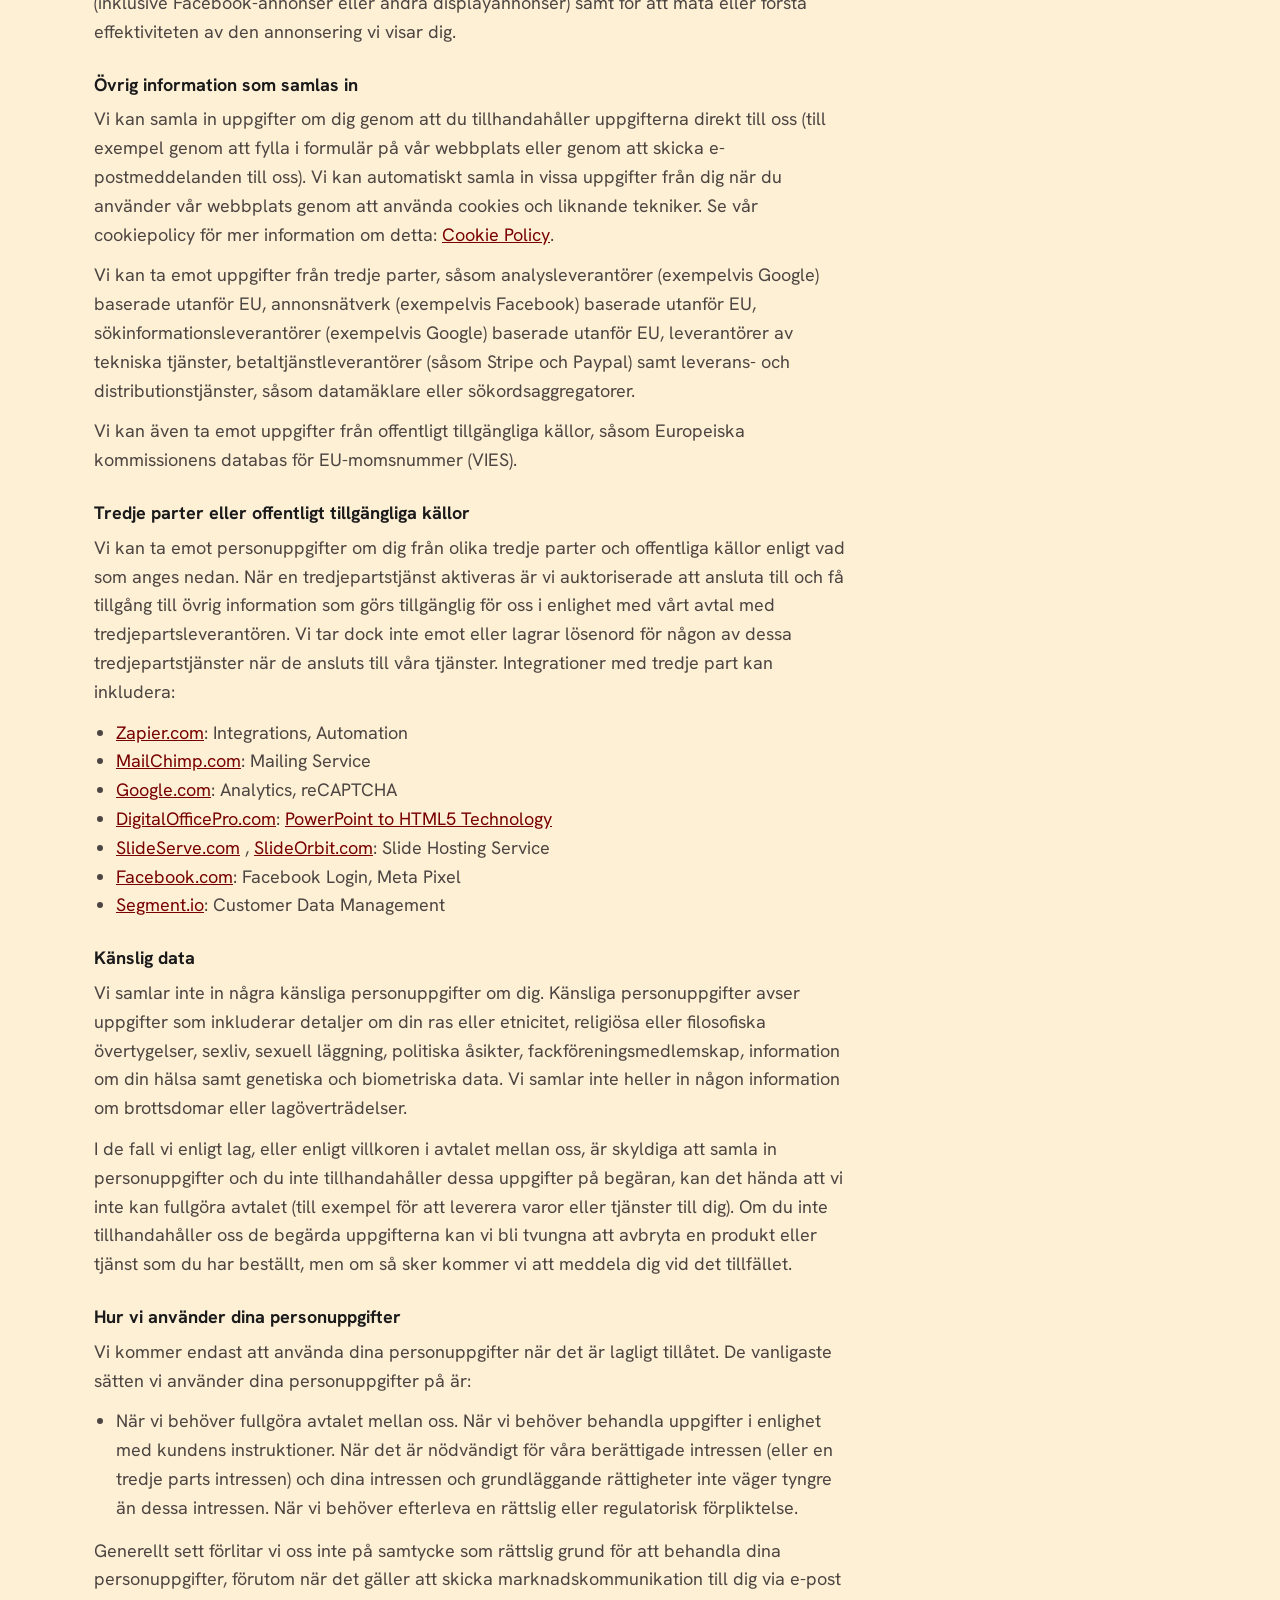
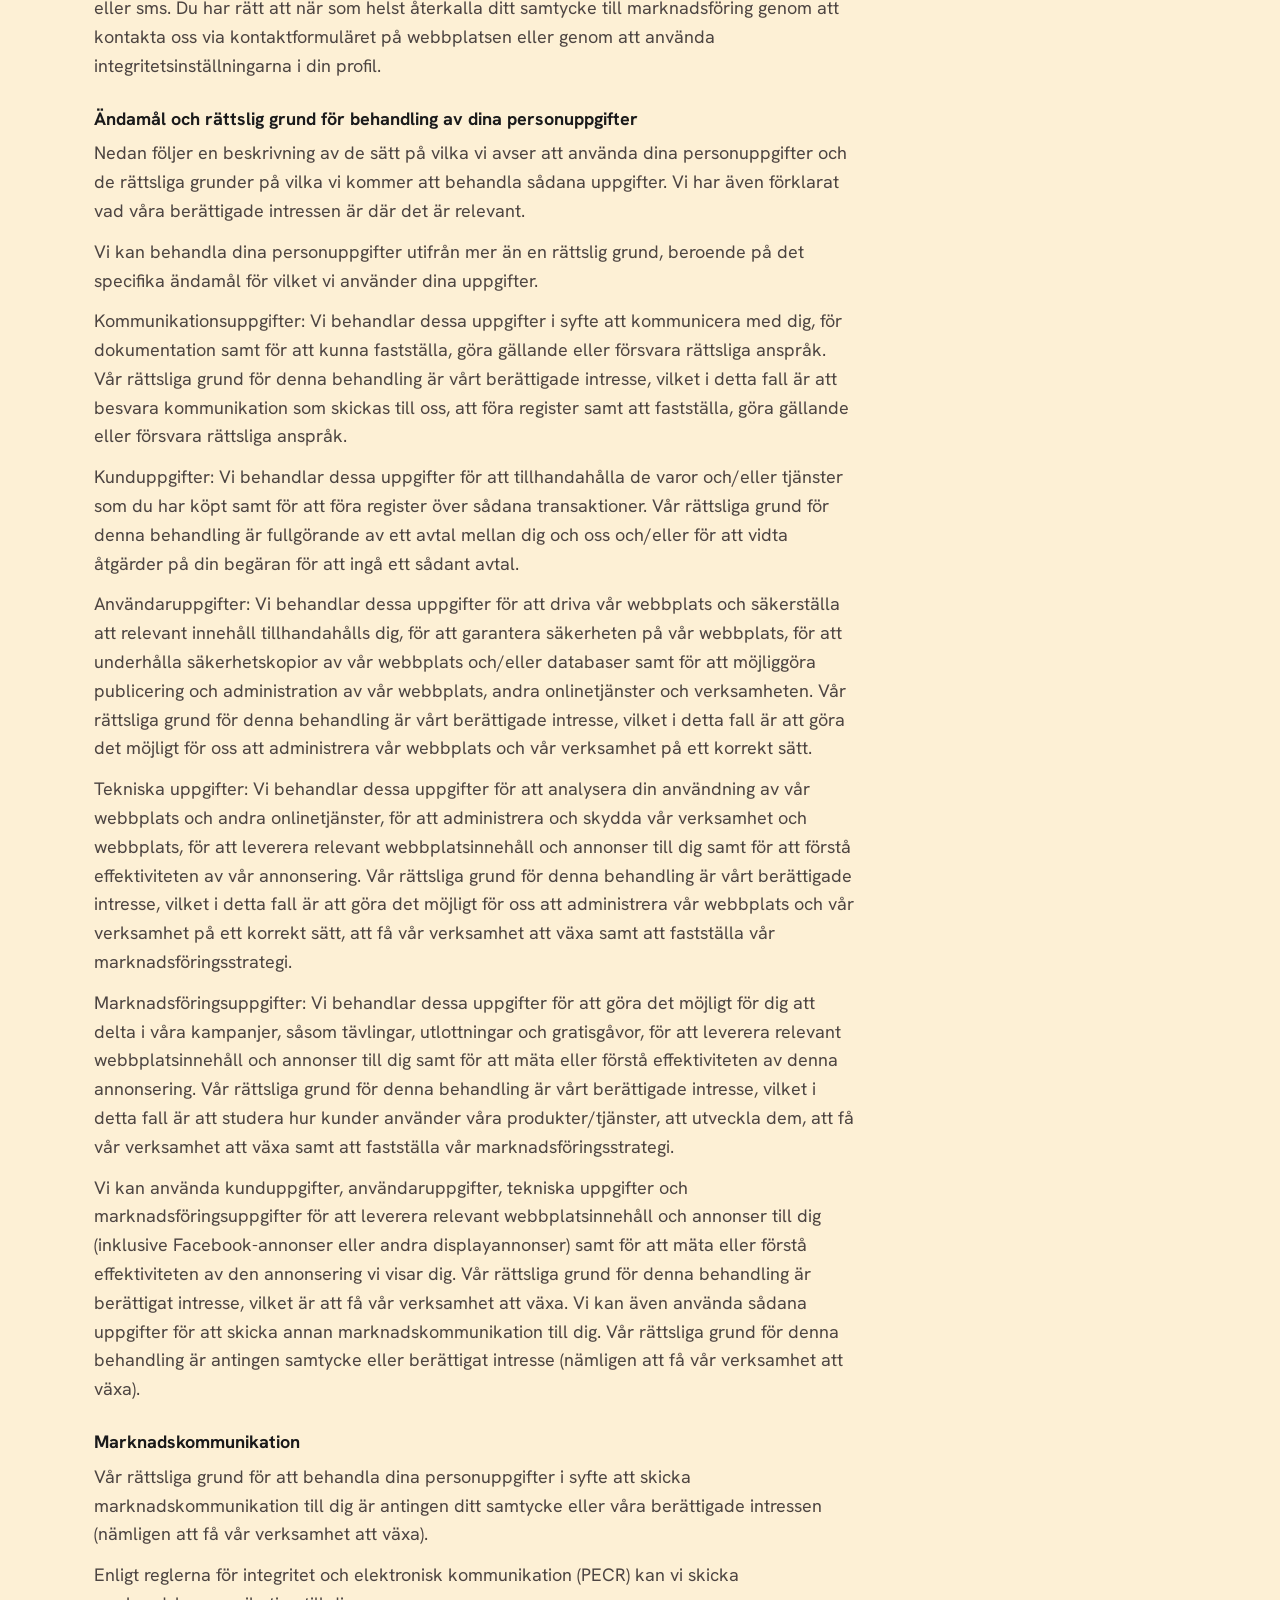
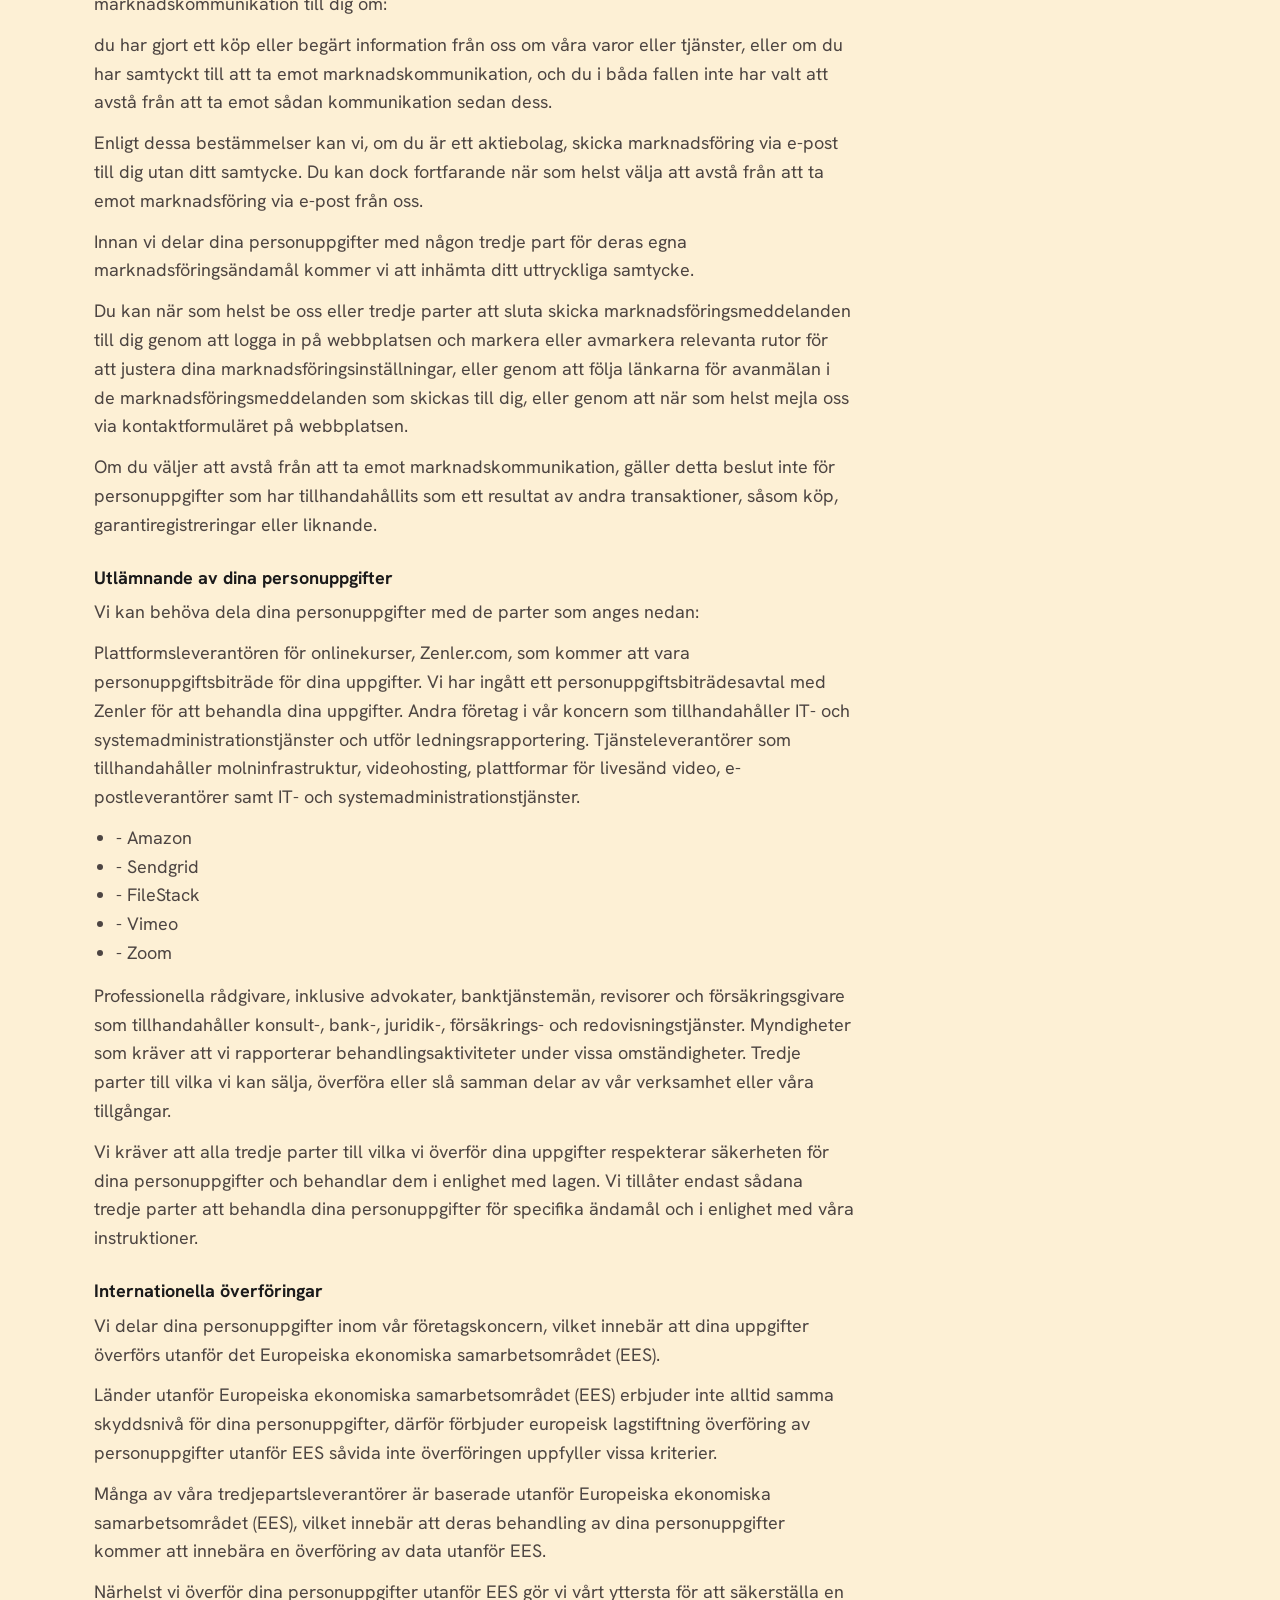
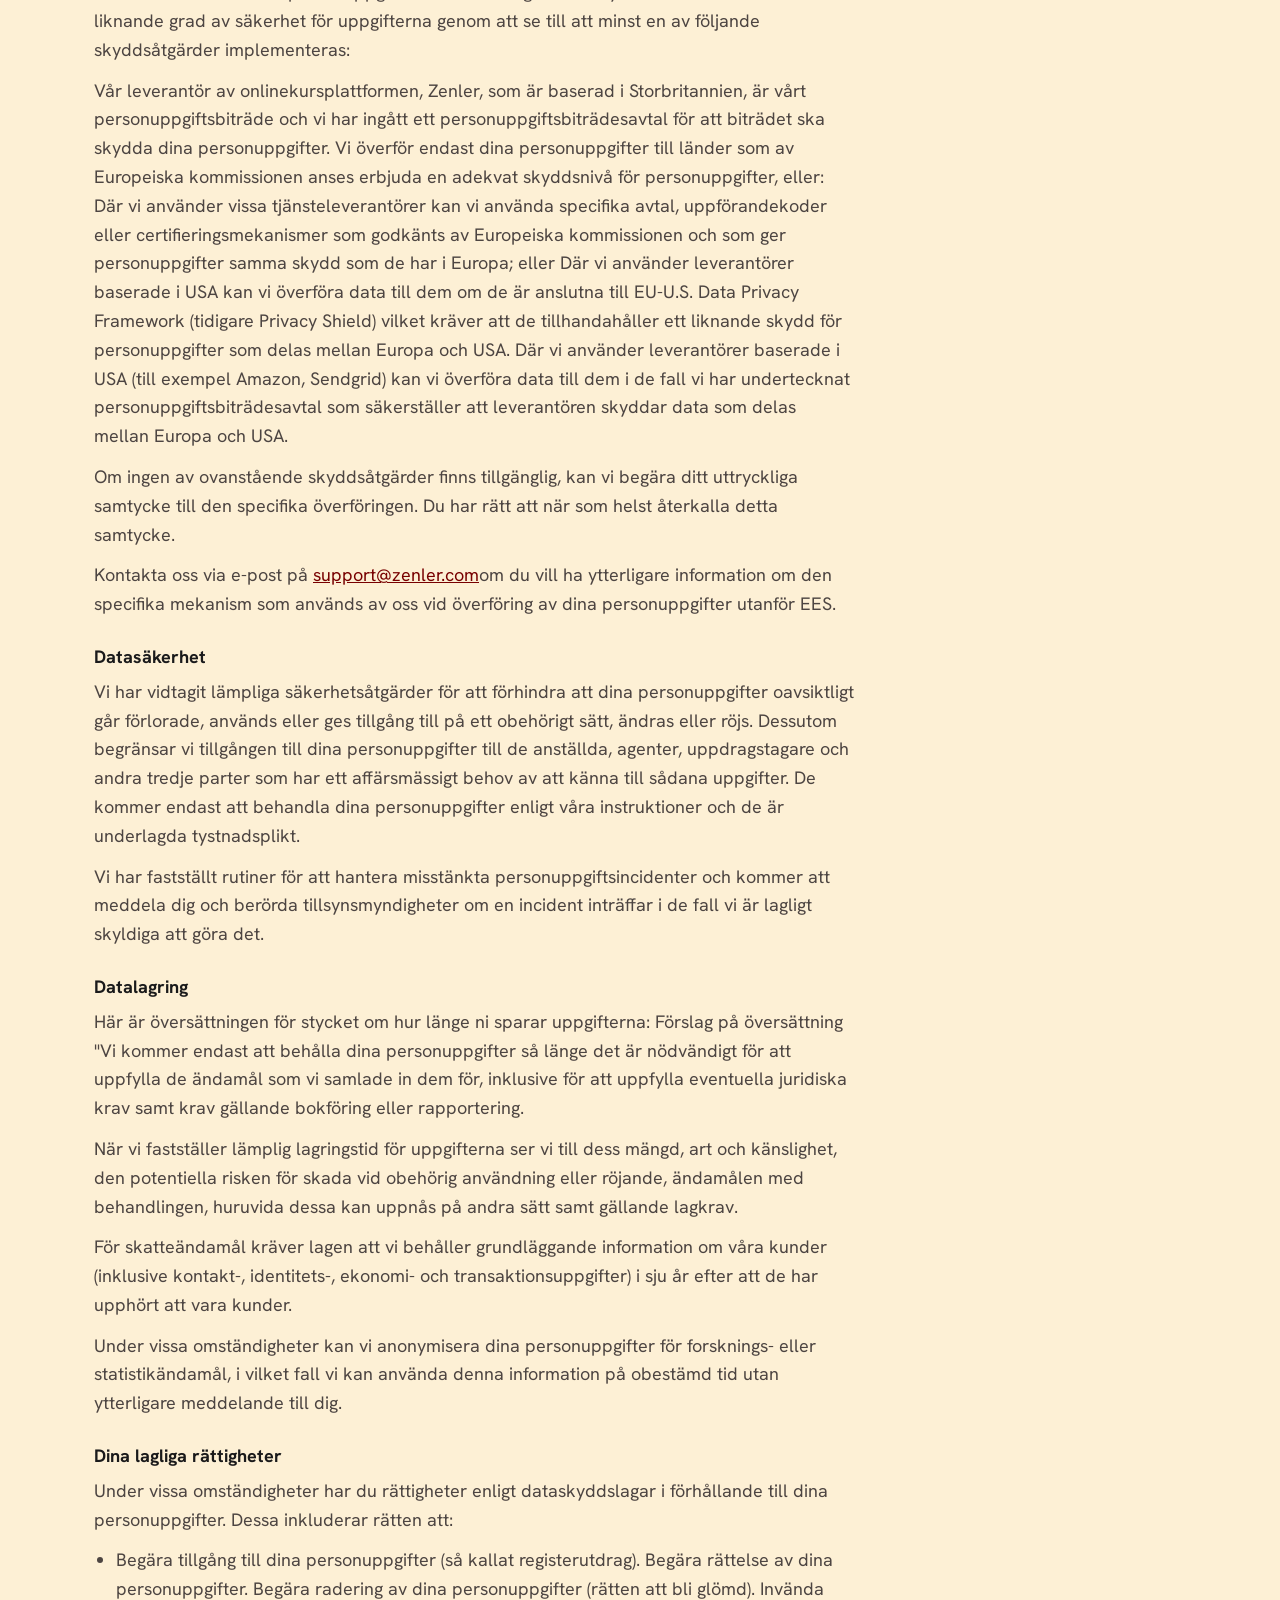
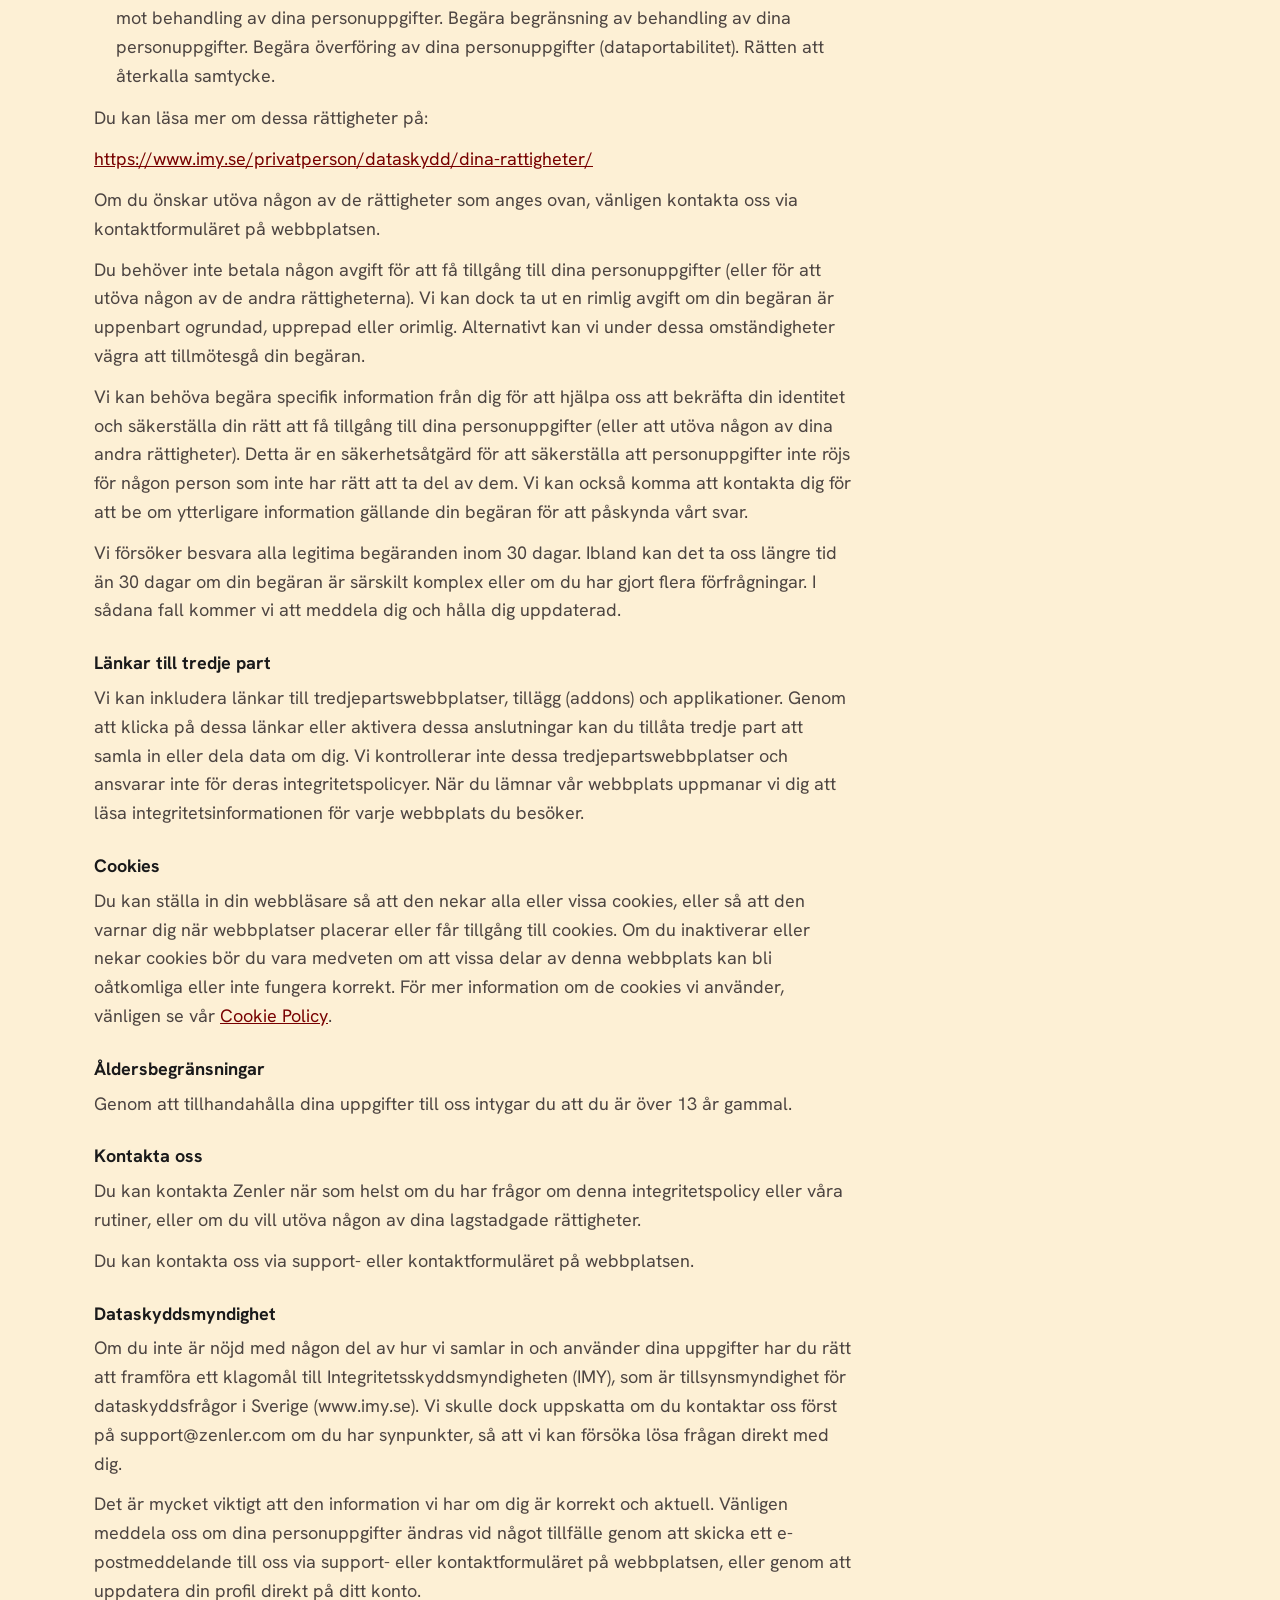
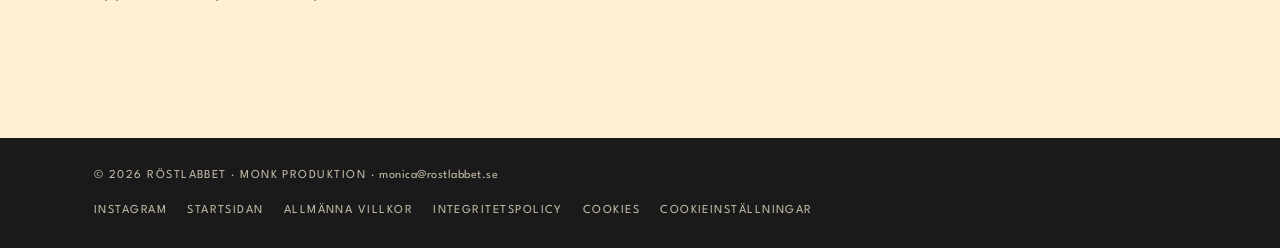
<file: integritetspolicy.html>
<!doctype html>
<!--
  RÖSTLABBET – Integritetspolicy (integritetspolicy.html). Texten är kopierad från Zenler (https://kurs.rostlabbet.se/privacypolicy) 2026-10-01.
  Till den som ändrar i filen, människa eller AI:
  - Ändra bara text mellan taggarna. Rör inte design, färger eller kod om det inte uttryckligen efterfrågas.
  - Bilder ligger i mappen media/.
  - Lämna alltid tillbaka hela filen.
  Hjälp: Lisa Jonsson, Head of Happiness.
-->
<html lang="sv">
<head>
<meta charset="utf-8">
<meta name="viewport" content="width=device-width, initial-scale=1, viewport-fit=cover">
<title>Integritetspolicy – Röstlabbet</title>
<meta name="robots" content="noindex">
<meta name="description" content="Integritetspolicy för Röstlabbet.">
<meta name="theme-color" content="#780000">
<link rel="icon" type="image/png" href="media/favicon.png">
<link rel="apple-touch-icon" href="media/favicon.png">
<link rel="preconnect" href="https://fonts.googleapis.com">
<link rel="preconnect" href="https://fonts.gstatic.com" crossorigin>
<link rel="stylesheet" href="https://fonts.googleapis.com/css2?family=Anton&family=Be+Vietnam+Pro:wght@700&family=Caveat:wght@600&family=League+Spartan:wght@400;600;700;800&family=Libre+Baskerville:ital@1&family=Hanken+Grotesk:wght@400;500;600&display=swap">
<style>
/* Same system as index.html: cream base, Vocal Red bands, Lab Blue buttons with charcoal text. */
:root{
  color-scheme:light;
  --vocal:#780000;
  --vocal-deep:#5a0000;
  --signal:#C1121F;
  --lab:#00A6E6;
  --cream:#FDF0D5;
  --cream-2:#F7E4BF;
  --ink:#1A1A1B;
  --ink-soft:#4d4542;
  --line:#e9d2a6;
  --f-display:"Anton",Impact,"Arial Narrow",sans-serif;
  --f-script:"Caveat","Segoe Script","Brush Script MT",cursive;
  --f-label:"League Spartan",Arial,sans-serif;
  --f-body:"Hanken Grotesk","Segoe UI",Arial,sans-serif;
  --f-logo:"Be Vietnam Pro","Arial Black",sans-serif;
  --wrap:1180px;
  --gutter:clamp(16px,4vw,44px);
}
*{box-sizing:border-box}
html{scroll-behavior:smooth}
@media (prefers-reduced-motion:reduce){html{scroll-behavior:auto}*{transition:none!important}}
body{margin:0;background:var(--cream);color:var(--ink);font-family:var(--f-body);font-size:18px;line-height:1.6;-webkit-font-smoothing:antialiased}
img{max-width:100%}
a{color:inherit}
p{margin:0}
.wrap{max-width:var(--wrap);margin-inline:auto;padding-inline:var(--gutter)}
.band{padding-block:clamp(72px,10vw,120px)}
.red{background:var(--vocal);color:var(--cream)}
.kicker{font-family:var(--f-label);font-weight:700;text-transform:uppercase;letter-spacing:.34em;font-size:.78rem;margin:0 0 20px;color:var(--signal)}
.red .kicker{color:var(--cream);opacity:.8}
h1,h2{font-family:var(--f-display);font-weight:400;text-transform:uppercase;margin:0;text-wrap:balance}
h2{font-size:clamp(2.6rem,6vw,4.4rem);line-height:1.36;color:var(--vocal)}
.red h2{color:var(--cream)}
h3{font-family:var(--f-label);font-weight:700;text-transform:uppercase;letter-spacing:.12em;font-size:1rem;margin:0 0 8px}
.script{font-family:var(--f-script);font-weight:600;text-transform:none;letter-spacing:0;color:var(--lab);display:inline-block;transform:rotate(-6deg);line-height:1}
.lede{font-size:clamp(1.1rem,1.6vw,1.3rem);max-width:56ch}
.btn{display:inline-flex;align-items:center;justify-content:center;gap:12px;font-family:var(--f-label);font-weight:700;text-transform:uppercase;letter-spacing:.14em;font-size:.95rem;text-decoration:none;padding:19px 30px 17px;border-radius:999px;border:2px solid transparent;background:var(--lab);color:var(--ink);transition:transform .15s ease,background .15s ease}
.btn:hover{background:#2bb8ee;transform:translateY(-2px)}
.btn .arrow{font-family:var(--f-body);font-size:1.2rem;line-height:0}
.textlink{font-family:var(--f-label);font-weight:700;text-transform:uppercase;letter-spacing:.14em;font-size:.85rem;text-decoration:none;border-bottom:2px solid currentColor;padding-bottom:3px}
:focus-visible{outline:3px solid var(--lab);outline-offset:3px}

/* header */
header.top{position:sticky;top:env(safe-area-inset-top,0px);z-index:20;background:var(--cream);border-bottom:1px solid var(--line)}
.top .wrap{display:flex;align-items:center;justify-content:space-between;gap:20px;padding-block:12px}
.logo{text-decoration:none;display:inline-flex;flex-direction:column;align-items:flex-start;line-height:1;color:var(--vocal)}
.logo .word{font-family:var(--f-logo);font-weight:700;font-size:1.6rem;letter-spacing:.01em}
.logo .word i{font-family:"Times New Roman",Times,serif;font-weight:400;font-style:italic;letter-spacing:0;margin-left:1px}
.logo .tag{font-family:var(--f-label);font-size:.66rem;letter-spacing:.24em;text-transform:uppercase;margin-top:6px;line-height:1.35;color:var(--ink-soft);white-space:nowrap;text-align:left;padding:0;border-radius:0;background:none;max-width:none}
nav.main{display:flex;align-items:center;gap:28px;font-family:var(--f-label);font-weight:600;text-transform:uppercase;letter-spacing:.12em;font-size:.78rem}
nav.main a{text-decoration:none}
nav.main a[aria-current="page"]{color:var(--signal)}
nav.main a:not(.btn):hover{color:var(--signal)}
nav.main .btn{padding:12px 20px 10px;font-size:.76rem}
@media (max-width:900px){nav.main .hide-sm{display:none}}

/* hero */
.hero .wrap{display:grid;grid-template-columns:minmax(0,1.15fr) minmax(0,.85fr);gap:clamp(36px,6vw,80px);align-items:center;padding-block:clamp(56px,8vw,100px)}
.hero h1{font-size:clamp(3.6rem,9vw,7rem);line-height:1.14}
.hero h1 .script{font-size:.5em;display:block;margin:.2em 0 0 .06em}
.hero .lede{margin-top:40px}
.members{display:inline-block;margin-top:24px;background:var(--lab);color:var(--ink);font-family:var(--f-label);font-weight:700;text-transform:uppercase;letter-spacing:.12em;font-size:.85rem;padding:9px 16px 7px;border-radius:999px}
.hero-photo{border-radius:0;overflow:hidden;aspect-ratio:4/5;max-width:420px;justify-self:center;background:#111;border:1px solid rgba(253,240,213,.2)}
.hero-photo img{width:100%;height:100%;object-fit:cover;object-position:50% 20%;display:block}
@media (max-width:860px){.hero .wrap{grid-template-columns:minmax(0,1fr)}.hero-photo{max-width:320px;justify-self:start}}

/* two ways */
.ways{display:grid;grid-template-columns:repeat(2,minmax(0,1fr));gap:clamp(18px,3vw,32px);margin-top:44px}
@media (max-width:760px){.ways{grid-template-columns:minmax(0,1fr)}}
.way{background:#fffaf0;border:1px solid var(--line);border-radius:18px;padding:clamp(24px,3vw,36px);min-width:0}
.way .n{white-space:nowrap;font-family:var(--f-display);font-size:3.2rem;line-height:1;color:var(--signal);display:block;margin-bottom:12px}
.way h3{color:var(--vocal);font-size:1.1rem}
.way p{color:var(--ink-soft)}

/* good to know */
.know{background:var(--cream-2)}
.know .wrap{display:grid;grid-template-columns:minmax(0,.8fr) minmax(0,1.2fr);gap:clamp(32px,6vw,80px);align-items:start}
@media (max-width:860px){.know .wrap{grid-template-columns:minmax(0,1fr)}}
.facts{display:grid;gap:0}
.fact{display:grid;grid-template-columns:minmax(0,1fr);gap:4px;padding:20px 0;border-top:2px solid var(--vocal)}
.fact:last-child{border-bottom:2px solid var(--vocal)}
.fact p{color:var(--ink-soft)}

/* how */
.steps{display:grid;grid-template-columns:repeat(3,minmax(0,1fr));gap:clamp(20px,3vw,40px);margin-top:44px}
@media (max-width:760px){.steps{grid-template-columns:minmax(0,1fr)}}
.step .n{font-family:var(--f-display);font-size:4rem;line-height:1;color:var(--signal);display:block;margin-bottom:10px}
.step p{color:var(--ink-soft)}

/* choirs */
.choir .wrap > div{max-width:760px}

/* policy text */
.legal{max-width:760px}
.legal h2{font-size:clamp(1.4rem,3vw,1.9rem);line-height:1.3;margin:36px 0 10px}
.legal h3,.legal h4{margin:24px 0 6px}
.legal p,.legal li{color:var(--ink-soft)}
.legal p{margin:0 0 12px}
.legal ul,.legal ol{margin:0 0 14px;padding-left:22px}
.legal a{color:var(--vocal)}

/* final */
.final{text-align:center}
.final h2{font-size:clamp(3rem,7vw,5.6rem);line-height:1.14}
.final .script{font-size:.55em;display:block;margin-top:.2em}
.final .lede{margin:38px auto 34px}
.final .ctas{display:flex;flex-wrap:wrap;justify-content:center;align-items:center;gap:16px 28px}

footer{background:var(--ink);color:var(--cream)}
footer .wrap{display:flex;flex-wrap:wrap;justify-content:space-between;gap:16px;padding-block:28px;font-family:var(--f-label);font-size:.76rem;letter-spacing:.12em;text-transform:uppercase}
footer span{opacity:.75}
footer nav{display:flex;flex-wrap:wrap;gap:20px}
footer a{text-decoration:none;opacity:.75}
footer a:hover{opacity:1}
/* login button in the header */
nav.main a.nav-login{border:2px solid var(--ink);border-radius:999px;padding:10px 18px 8px;font-weight:700;transition:background .15s,color .15s}
nav.main a.nav-login:hover{background:var(--ink);color:var(--cream)}
@media (max-width:900px){nav.main{gap:10px}nav.main a.nav-login{padding:9px 13px 7px;font-size:.7rem}}
/* Monica's real logo (same as Zenler) */
.logo-img{display:block;height:62px;width:auto}
.mcard .logo-img{height:44px}
@media (max-width:700px){.logo-img{height:50px}}
/* nav: never wrap; drop two items on mid-size screens */
nav.main a{white-space:nowrap}
.top .logo{flex-shrink:0}
nav.main{min-width:0}
@media (max-width:1080px) and (min-width:901px){nav.main{gap:16px;letter-spacing:.06em;font-size:.72rem}nav.main .btn{padding:11px 14px 9px}nav.main a.nav-login{padding:9px 13px 7px}}
@media (max-width:1400px){nav.main .hide-md{display:none}}
nav.main a.nav-strong{font-weight:800}
main a{overflow-wrap:anywhere}
</style>
</head>
<body>

<header class="top">
  <div class="wrap">
    <a class="logo" href="index.html" aria-label="Röstlabbet, till startsidan">
      <img class="logo-img" src="media/rostlab-logga.png" alt="Röstlabbet" width="261" height="147">
    </a>
    <nav class="main" aria-label="Huvudmeny">
      <a class="hide-sm nav-strong" href="coachning.html">1:1-coachning</a>
      <a class="hide-sm" href="workshops.html">Boka gruppworkshop</a>
      <a class="hide-sm" href="pa-plats.html">Träna på plats</a>
      <a class="hide-sm" href="index.html#monica">Om Monica</a>
      <a class="hide-sm hide-md" href="index.html#fragor">Frågor</a>
      <a class="nav-login" href="https://kurs.rostlabbet.se/login">Logga in</a>
      <a class="btn" href="coachning.html">Boka coachning</a>
    </nav>
  </div>
</header>

<main>
<section class="band" style="padding-top:clamp(48px,7vw,80px)">
  <div class="wrap">
    <p class="kicker">Röstlabbet</p>
    <h2 style="font-size:clamp(2.4rem,6vw,4rem)">Integritetspolicy</h2>
    <div class="legal" style="margin-top:28px">
<p>Vi förstår att din integritet och säkerheten för dina personuppgifter är extremt viktig. Denna policy fastställer vad vi gör med dina uppgifter och vad vi gör för att hålla dem säkra. Den förklarar även var och hur vi samlar in dina personuppgifter, samt dina rättigheter gällande de personuppgifter vi har om dig. Denna policy förklarar hur vi gör detta och informerar dig om dina integritetsrättigheter och hur lagen skyddar dig.</p> <h4>Inledning</h4> <p>Detta integritetsmeddelande gäller för denna webbplats samt för andra interaktioner du kan ha med oss (t.ex. när du skapar ett konto på webbplatsen, köper eller registrerar dig för vår produkt eller tjänst, anmäler dig till vårt nyhetsbrev eller uppdateringar, öppnar ett supportärende, kontaktar oss via e-post eller telefon, eller via sociala medier). Om du inte godkänner villkoren bör du inte besöka våra webbplatser eller använda någon annan del av denna webbplats.</p> <p>Om du har några frågor om vår integritetspraxis, vänligen kontakta oss via support- eller kontaktformuläret på webbplatsen. Du kan använda kontaktlänken på din webbplats eller skicka ett e-postmeddelande till <a href="mailto:support@zenler.com">support@zenler.com</a>för att få kontaktuppgifter till webbplatsens instruktörer och administratör(er).</p> <h4>Vilka uppgifter samlar vi in om dig?</h4> <p><em>Personuppgifter</em> avser all information som kan identifiera en individ. Det omfattar inte anonymiserade data. Vi kan samla in och behandla dina personuppgifter på flera olika sätt:</p> <p><strong><em>Kommunikationsuppgifter</em></strong> omfattar all kommunikation som du skickar till oss, oavsett om det sker via kontaktformuläret på vår webbplats, via e-post, sms, meddelanden i sociala medier, inlägg i sociala medier eller någon annan form av kommunikation som du skickar till oss.</p> <p><strong><em>Kunduppgifter</em></strong> som omfattar uppgifter relaterade till köp av varor och/eller tjänster, såsom ditt namn, titel, faktureringsadress, leveransadress, e-postadress, telefonnummer, kontaktuppgifter, köpinformation och dina kortuppgifter.</p> <p><strong><em>Användaruppgifter</em></strong> som omfattar data om hur du använder vår webbplats och våra onlinetjänster, tillsammans med alla uppgifter som du publicerar på vår webbplats eller via andra onlinetjänster. Detta kan inkludera produkter, innehåll, filer, kurser, quiz, undersökningar eller annat innehåll som du laddar upp till eller skapar på webbplatsen.</p> <p><strong><em>Tekniska uppgifter</em></strong> som omfattar data om din användning av vår webbplats och våra onlinetjänster, såsom din IP-adress, dina inloggningsuppgifter, information om din webbläsare, besökslängd på sidor på vår webbplats, sidvisningar och navigeringsvägar, detaljer om hur många gånger du använder vår webbplats, tidszonsinställningar och annan teknik på de enheter du använder för att komma åt vår webbplats. Källan till denna data är vårt system för analysspårning.</p> <p><strong><em>Marknadsföringsuppgifter</em></strong> som omfattar uppgifter om dina preferenser gällande att ta emot marknadsföring från oss och våra tredje parter, samt dina kommunikationsinställningar.</p> <p>Vi kan använda kunduppgifter, användaruppgifter, tekniska uppgifter och marknadsföringsuppgifter för att leverera relevant webbplatsinnehåll och annonser till dig (inklusive Facebook-annonser eller andra displayannonser) samt för att mäta eller förstå effektiviteten av den annonsering vi visar dig.</p> <h4>Övrig information som samlas in</h4> <p>Vi kan samla in uppgifter om dig genom att du tillhandahåller uppgifterna direkt till oss (till exempel genom att fylla i formulär på vår webbplats eller genom att skicka e-postmeddelanden till oss). Vi kan automatiskt samla in vissa uppgifter från dig när du använder vår webbplats genom att använda cookies och liknande tekniker. Se vår cookiepolicy för mer information om detta: <a href="cookiepolicy.html">Cookie Policy</a>.</p> <p>Vi kan ta emot uppgifter från tredje parter, såsom analysleverantörer (exempelvis Google) baserade utanför EU, annonsnätverk (exempelvis Facebook) baserade utanför EU, sökinformationsleverantörer (exempelvis Google) baserade utanför EU, leverantörer av tekniska tjänster, betaltjänstleverantörer (såsom Stripe och Paypal) samt leverans- och distributionstjänster, såsom datamäklare eller sökordsaggregatorer.</p> <p>Vi kan även ta emot uppgifter från offentligt tillgängliga källor, såsom Europeiska kommissionens databas för EU-momsnummer (VIES).</p> <h4>Tredje parter eller offentligt tillgängliga källor</h4> <p>Vi kan ta emot personuppgifter om dig från olika tredje parter och offentliga källor enligt vad som anges nedan. När en tredjepartstjänst aktiveras är vi auktoriserade att ansluta till och få tillgång till övrig information som görs tillgänglig för oss i enlighet med vårt avtal med tredjepartsleverantören. Vi tar dock inte emot eller lagrar lösenord för någon av dessa tredjepartstjänster när de ansluts till våra tjänster. Integrationer med tredje part kan inkludera:</p> <ul><li><a href="https://www.zapier.com">Zapier.com</a>: Integrations, Automation</li><li><a href="https://www.mailchimp.com">MailChimp.com</a>: Mailing Service</li><li><a href="https://www.google.com">Google.com</a>: Analytics, reCAPTCHA</li><li><a href="https://www.digitalofficepro.com">DigitalOfficePro.com</a>: <a href="https://www.digitalofficepro.com/powerpoint/powerpoint-to-html5-converter.html">PowerPoint to HTML5 Technology</a></li><li><a href="https://www.slideserve.com">SlideServe.com</a> , <a href="https://www.slideorbit.com">SlideOrbit.com</a>: Slide Hosting Service</li><li><a href="https://www.facebook.com">Facebook.com</a>: Facebook Login, Meta Pixel</li><li><a href="https://www.segment.com">Segment.io</a>: Customer Data Management</li></ul> <h4>Känslig data</h4> <p>Vi samlar inte in några känsliga personuppgifter om dig. Känsliga personuppgifter avser uppgifter som inkluderar detaljer om din ras eller etnicitet, religiösa eller filosofiska övertygelser, sexliv, sexuell läggning, politiska åsikter, fackföreningsmedlemskap, information om din hälsa samt genetiska och biometriska data. Vi samlar inte heller in någon information om brottsdomar eller lagöverträdelser.</p> <p>I de fall vi enligt lag, eller enligt villkoren i avtalet mellan oss, är skyldiga att samla in personuppgifter och du inte tillhandahåller dessa uppgifter på begäran, kan det hända att vi inte kan fullgöra avtalet (till exempel för att leverera varor eller tjänster till dig). Om du inte tillhandahåller oss de begärda uppgifterna kan vi bli tvungna att avbryta en produkt eller tjänst som du har beställt, men om så sker kommer vi att meddela dig vid det tillfället.</p> <h4>Hur vi använder dina personuppgifter</h4> <p>Vi kommer endast att använda dina personuppgifter när det är lagligt tillåtet. De vanligaste sätten vi använder dina personuppgifter på är:</p> <ul><li>När vi behöver fullgöra avtalet mellan oss. När vi behöver behandla uppgifter i enlighet med kundens instruktioner. När det är nödvändigt för våra berättigade intressen (eller en tredje parts intressen) och dina intressen och grundläggande rättigheter inte väger tyngre än dessa intressen. När vi behöver efterleva en rättslig eller regulatorisk förpliktelse.</li></ul> <p>Generellt sett förlitar vi oss inte på samtycke som rättslig grund för att behandla dina personuppgifter, förutom när det gäller att skicka marknadskommunikation till dig via e-post eller sms. Du har rätt att när som helst återkalla ditt samtycke till marknadsföring genom att kontakta oss via kontaktformuläret på webbplatsen eller genom att använda integritetsinställningarna i din profil.</p> <h4>Ändamål och rättslig grund för behandling av dina personuppgifter</h4> <p>Nedan följer en beskrivning av de sätt på vilka vi avser att använda dina personuppgifter och de rättsliga grunder på vilka vi kommer att behandla sådana uppgifter. Vi har även förklarat vad våra berättigade intressen är där det är relevant.</p> <p>Vi kan behandla dina personuppgifter utifrån mer än en rättslig grund, beroende på det specifika ändamål för vilket vi använder dina uppgifter.</p> <p>Kommunikationsuppgifter: Vi behandlar dessa uppgifter i syfte att kommunicera med dig, för dokumentation samt för att kunna fastställa, göra gällande eller försvara rättsliga anspråk. Vår rättsliga grund för denna behandling är vårt berättigade intresse, vilket i detta fall är att besvara kommunikation som skickas till oss, att föra register samt att fastställa, göra gällande eller försvara rättsliga anspråk.</p> <p>Kunduppgifter: Vi behandlar dessa uppgifter för att tillhandahålla de varor och/eller tjänster som du har köpt samt för att föra register över sådana transaktioner. Vår rättsliga grund för denna behandling är fullgörande av ett avtal mellan dig och oss och/eller för att vidta åtgärder på din begäran för att ingå ett sådant avtal.</p> <p>Användaruppgifter: Vi behandlar dessa uppgifter för att driva vår webbplats och säkerställa att relevant innehåll tillhandahålls dig, för att garantera säkerheten på vår webbplats, för att underhålla säkerhetskopior av vår webbplats och/eller databaser samt för att möjliggöra publicering och administration av vår webbplats, andra onlinetjänster och verksamheten. Vår rättsliga grund för denna behandling är vårt berättigade intresse, vilket i detta fall är att göra det möjligt för oss att administrera vår webbplats och vår verksamhet på ett korrekt sätt.</p> <p>Tekniska uppgifter: Vi behandlar dessa uppgifter för att analysera din användning av vår webbplats och andra onlinetjänster, för att administrera och skydda vår verksamhet och webbplats, för att leverera relevant webbplatsinnehåll och annonser till dig samt för att förstå effektiviteten av vår annonsering. Vår rättsliga grund för denna behandling är vårt berättigade intresse, vilket i detta fall är att göra det möjligt för oss att administrera vår webbplats och vår verksamhet på ett korrekt sätt, att få vår verksamhet att växa samt att fastställa vår marknadsföringsstrategi.</p> <p>Marknadsföringsuppgifter: Vi behandlar dessa uppgifter för att göra det möjligt för dig att delta i våra kampanjer, såsom tävlingar, utlottningar och gratisgåvor, för att leverera relevant webbplatsinnehåll och annonser till dig samt för att mäta eller förstå effektiviteten av denna annonsering. Vår rättsliga grund för denna behandling är vårt berättigade intresse, vilket i detta fall är att studera hur kunder använder våra produkter/tjänster, att utveckla dem, att få vår verksamhet att växa samt att fastställa vår marknadsföringsstrategi.</p> <p>Vi kan använda kunduppgifter, användaruppgifter, tekniska uppgifter och marknadsföringsuppgifter för att leverera relevant webbplatsinnehåll och annonser till dig (inklusive Facebook-annonser eller andra displayannonser) samt för att mäta eller förstå effektiviteten av den annonsering vi visar dig. Vår rättsliga grund för denna behandling är berättigat intresse, vilket är att få vår verksamhet att växa. Vi kan även använda sådana uppgifter för att skicka annan marknadskommunikation till dig. Vår rättsliga grund för denna behandling är antingen samtycke eller berättigat intresse (nämligen att få vår verksamhet att växa).</p> <h4>Marknadskommunikation</h4> <p>Vår rättsliga grund för att behandla dina personuppgifter i syfte att skicka marknadskommunikation till dig är antingen ditt samtycke eller våra berättigade intressen (nämligen att få vår verksamhet att växa).</p> <p>Enligt reglerna för integritet och elektronisk kommunikation (PECR) kan vi skicka marknadskommunikation till dig om:</p> <p>du har gjort ett köp eller begärt information från oss om våra varor eller tjänster, eller om du har samtyckt till att ta emot marknadskommunikation, och du i båda fallen inte har valt att avstå från att ta emot sådan kommunikation sedan dess.</p> <p>Enligt dessa bestämmelser kan vi, om du är ett aktiebolag, skicka marknadsföring via e-post till dig utan ditt samtycke. Du kan dock fortfarande när som helst välja att avstå från att ta emot marknadsföring via e-post från oss.</p> <p>Innan vi delar dina personuppgifter med någon tredje part för deras egna marknadsföringsändamål kommer vi att inhämta ditt uttryckliga samtycke.</p> <p>Du kan när som helst be oss eller tredje parter att sluta skicka marknadsföringsmeddelanden till dig genom att logga in på webbplatsen och markera eller avmarkera relevanta rutor för att justera dina marknadsföringsinställningar, eller genom att följa länkarna för avanmälan i de marknadsföringsmeddelanden som skickas till dig, eller genom att när som helst mejla oss via kontaktformuläret på webbplatsen.</p> <p>Om du väljer att avstå från att ta emot marknadskommunikation, gäller detta beslut inte för personuppgifter som har tillhandahållits som ett resultat av andra transaktioner, såsom köp, garantiregistreringar eller liknande.</p> <h4>Utlämnande av dina personuppgifter</h4> <p>Vi kan behöva dela dina personuppgifter med de parter som anges nedan:</p> <p>Plattformsleverantören för onlinekurser, Zenler.com, som kommer att vara personuppgiftsbiträde för dina uppgifter. Vi har ingått ett personuppgiftsbiträdesavtal med Zenler för att behandla dina uppgifter. Andra företag i vår koncern som tillhandahåller IT- och systemadministrationstjänster och utför ledningsrapportering. Tjänsteleverantörer som tillhandahåller molninfrastruktur, videohosting, plattformar för livesänd video, e-postleverantörer samt IT- och systemadministrationstjänster.</p> <ul><li>- Amazon</li><li>- Sendgrid</li><li>- FileStack</li><li>- Vimeo</li><li>- Zoom</li></ul> <p>Professionella rådgivare, inklusive advokater, banktjänstemän, revisorer och försäkringsgivare som tillhandahåller konsult-, bank-, juridik-, försäkrings- och redovisningstjänster. Myndigheter som kräver att vi rapporterar behandlingsaktiviteter under vissa omständigheter. Tredje parter till vilka vi kan sälja, överföra eller slå samman delar av vår verksamhet eller våra tillgångar.</p> <p>Vi kräver att alla tredje parter till vilka vi överför dina uppgifter respekterar säkerheten för dina personuppgifter och behandlar dem i enlighet med lagen. Vi tillåter endast sådana tredje parter att behandla dina personuppgifter för specifika ändamål och i enlighet med våra instruktioner.</p> <h4>Internationella överföringar</h4> <p>Vi delar dina personuppgifter inom vår företagskoncern, vilket innebär att dina uppgifter överförs utanför det Europeiska ekonomiska samarbetsområdet (EES).</p> <p>Länder utanför Europeiska ekonomiska samarbetsområdet (EES) erbjuder inte alltid samma skyddsnivå för dina personuppgifter, därför förbjuder europeisk lagstiftning överföring av personuppgifter utanför EES såvida inte överföringen uppfyller vissa kriterier.</p> <p>Många av våra tredjepartsleverantörer är baserade utanför Europeiska ekonomiska samarbetsområdet (EES), vilket innebär att deras behandling av dina personuppgifter kommer att innebära en överföring av data utanför EES.</p> <p>Närhelst vi överför dina personuppgifter utanför EES gör vi vårt yttersta för att säkerställa en liknande grad av säkerhet för uppgifterna genom att se till att minst en av följande skyddsåtgärder implementeras:</p> <p>Vår leverantör av onlinekursplattformen, Zenler, som är baserad i Storbritannien, är vårt personuppgiftsbiträde och vi har ingått ett personuppgiftsbiträdesavtal för att biträdet ska skydda dina personuppgifter. Vi överför endast dina personuppgifter till länder som av Europeiska kommissionen anses erbjuda en adekvat skyddsnivå för personuppgifter, eller: Där vi använder vissa tjänsteleverantörer kan vi använda specifika avtal, uppförandekoder eller certifieringsmekanismer som godkänts av Europeiska kommissionen och som ger personuppgifter samma skydd som de har i Europa; eller Där vi använder leverantörer baserade i USA kan vi överföra data till dem om de är anslutna till EU-U.S. Data Privacy Framework (tidigare Privacy Shield) vilket kräver att de tillhandahåller ett liknande skydd för personuppgifter som delas mellan Europa och USA. Där vi använder leverantörer baserade i USA (till exempel Amazon, Sendgrid) kan vi överföra data till dem i de fall vi har undertecknat personuppgiftsbiträdesavtal som säkerställer att leverantören skyddar data som delas mellan Europa och USA.</p> <p>Om ingen av ovanstående skyddsåtgärder finns tillgänglig, kan vi begära ditt uttryckliga samtycke till den specifika överföringen. Du har rätt att när som helst återkalla detta samtycke.</p> <p>Kontakta oss via e-post på <a href="mailto:support@zenler.com">support@zenler.com</a>om du vill ha ytterligare information om den specifika mekanism som används av oss vid överföring av dina personuppgifter utanför EES.</p> <h4>Datasäkerhet</h4> <p>Vi har vidtagit lämpliga säkerhetsåtgärder för att förhindra att dina personuppgifter oavsiktligt går förlorade, används eller ges tillgång till på ett obehörigt sätt, ändras eller röjs. Dessutom begränsar vi tillgången till dina personuppgifter till de anställda, agenter, uppdragstagare och andra tredje parter som har ett affärsmässigt behov av att känna till sådana uppgifter. De kommer endast att behandla dina personuppgifter enligt våra instruktioner och de är underlagda tystnadsplikt.</p> <p>Vi har fastställt rutiner för att hantera misstänkta personuppgiftsincidenter och kommer att meddela dig och berörda tillsynsmyndigheter om en incident inträffar i de fall vi är lagligt skyldiga att göra det.</p> <h4>Datalagring</h4> <p>Här är översättningen för stycket om hur länge ni sparar uppgifterna: Förslag på översättning "Vi kommer endast att behålla dina personuppgifter så länge det är nödvändigt för att uppfylla de ändamål som vi samlade in dem för, inklusive för att uppfylla eventuella juridiska krav samt krav gällande bokföring eller rapportering.</p> <p>När vi fastställer lämplig lagringstid för uppgifterna ser vi till dess mängd, art och känslighet, den potentiella risken för skada vid obehörig användning eller röjande, ändamålen med behandlingen, huruvida dessa kan uppnås på andra sätt samt gällande lagkrav.</p> <p>För skatteändamål kräver lagen att vi behåller grundläggande information om våra kunder (inklusive kontakt-, identitets-, ekonomi- och transaktionsuppgifter) i sju år efter att de har upphört att vara kunder.</p> <p>Under vissa omständigheter kan vi anonymisera dina personuppgifter för forsknings- eller statistikändamål, i vilket fall vi kan använda denna information på obestämd tid utan ytterligare meddelande till dig.</p> <h4>Dina lagliga rättigheter</h4> <p>Under vissa omständigheter har du rättigheter enligt dataskyddslagar i förhållande till dina personuppgifter. Dessa inkluderar rätten att:</p> <ul><li>Begära tillgång till dina personuppgifter (så kallat registerutdrag). Begära rättelse av dina personuppgifter. Begära radering av dina personuppgifter (rätten att bli glömd). Invända mot behandling av dina personuppgifter. Begära begränsning av behandling av dina personuppgifter. Begära överföring av dina personuppgifter (dataportabilitet). Rätten att återkalla samtycke.</li></ul> <p>Du kan läsa mer om dessa rättigheter på:</p> <p><a href="https://www.imy.se/privatperson/dataskydd/dina-rattigheter/">https://www.imy.se/privatperson/dataskydd/dina-rattigheter/</a></p> <p>Om du önskar utöva någon av de rättigheter som anges ovan, vänligen kontakta oss via kontaktformuläret på webbplatsen.</p> <p>Du behöver inte betala någon avgift för att få tillgång till dina personuppgifter (eller för att utöva någon av de andra rättigheterna). Vi kan dock ta ut en rimlig avgift om din begäran är uppenbart ogrundad, upprepad eller orimlig. Alternativt kan vi under dessa omständigheter vägra att tillmötesgå din begäran.</p> <p>Vi kan behöva begära specifik information från dig för att hjälpa oss att bekräfta din identitet och säkerställa din rätt att få tillgång till dina personuppgifter (eller att utöva någon av dina andra rättigheter). Detta är en säkerhetsåtgärd för att säkerställa att personuppgifter inte röjs för någon person som inte har rätt att ta del av dem. Vi kan också komma att kontakta dig för att be om ytterligare information gällande din begäran för att påskynda vårt svar.</p> <p>Vi försöker besvara alla legitima begäranden inom 30 dagar. Ibland kan det ta oss längre tid än 30 dagar om din begäran är särskilt komplex eller om du har gjort flera förfrågningar. I sådana fall kommer vi att meddela dig och hålla dig uppdaterad.</p> <h4>Länkar till tredje part</h4> <p>Vi kan inkludera länkar till tredjepartswebbplatser, tillägg (addons) och applikationer. Genom att klicka på dessa länkar eller aktivera dessa anslutningar kan du tillåta tredje part att samla in eller dela data om dig. Vi kontrollerar inte dessa tredjepartswebbplatser och ansvarar inte för deras integritetspolicyer. När du lämnar vår webbplats uppmanar vi dig att läsa integritetsinformationen för varje webbplats du besöker.</p> <h4>Cookies</h4> <p>Du kan ställa in din webbläsare så att den nekar alla eller vissa cookies, eller så att den varnar dig när webbplatser placerar eller får tillgång till cookies. Om du inaktiverar eller nekar cookies bör du vara medveten om att vissa delar av denna webbplats kan bli oåtkomliga eller inte fungera korrekt. För mer information om de cookies vi använder, vänligen se vår <a href="cookiepolicy.html">Cookie Policy</a>.</p> <h4>Åldersbegränsningar</h4> <p>Genom att tillhandahålla dina uppgifter till oss intygar du att du är över 13 år gammal.</p> <h4>Kontakta oss</h4> <p>Du kan kontakta Zenler när som helst om du har frågor om denna integritetspolicy eller våra rutiner, eller om du vill utöva någon av dina lagstadgade rättigheter.</p> <p>Du kan kontakta oss via support- eller kontaktformuläret på webbplatsen.</p> <h4>Dataskyddsmyndighet</h4> <p>Om du inte är nöjd med någon del av hur vi samlar in och använder dina uppgifter har du rätt att framföra ett klagomål till Integritetsskyddsmyndigheten (IMY), som är tillsynsmyndighet för dataskyddsfrågor i Sverige (www.imy.se). Vi skulle dock uppskatta om du kontaktar oss först på support@zenler.com om du har synpunkter, så att vi kan försöka lösa frågan direkt med dig.</p> <p>Det är mycket viktigt att den information vi har om dig är korrekt och aktuell. Vänligen meddela oss om dina personuppgifter ändras vid något tillfälle genom att skicka ett e-postmeddelande till oss via support- eller kontaktformuläret på webbplatsen, eller genom att uppdatera din profil direkt på ditt konto.</p> 
 <p>
    </div>
  </div>
</section>
</main>

<footer>
  <div class="wrap">
    <span>© 2026 Röstlabbet · Monk Produktion · <a href="mailto:monica@rostlabbet.se" style="opacity:1;text-transform:none;letter-spacing:.04em">monica@rostlabbet.se</a></span>
    <nav aria-label="Sidfot">
      <a href="https://www.instagram.com/rostlabbet/" rel="noopener">Instagram</a>
      <a href="index.html">Startsidan</a>
      <a href="villkor.html">Allmänna villkor</a>
      <a href="integritetspolicy.html">Integritetspolicy</a>
      <a href="cookiepolicy.html">Cookies</a>
    </nav>
  </div>
</footer>

<script src="nav.js"></script>
<script src="sparning.js"></script>
</body>
</html>
</file>
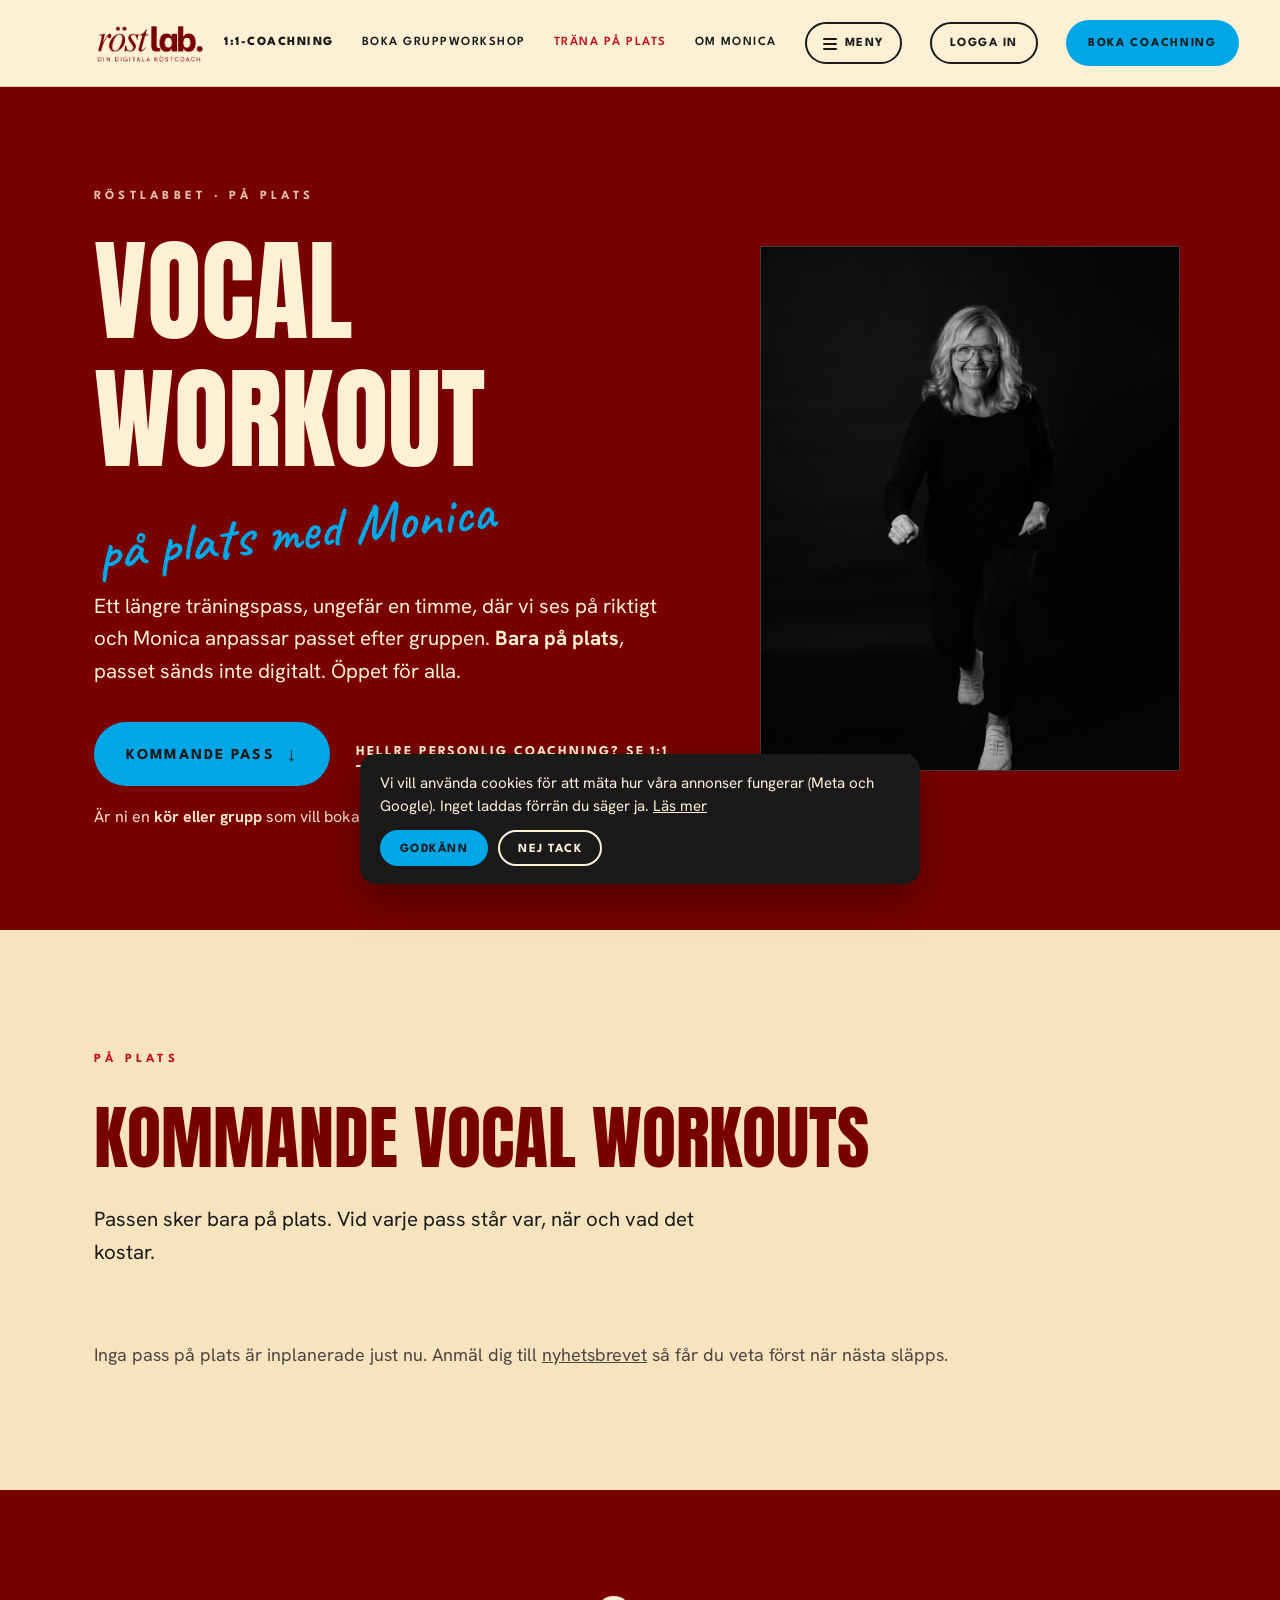
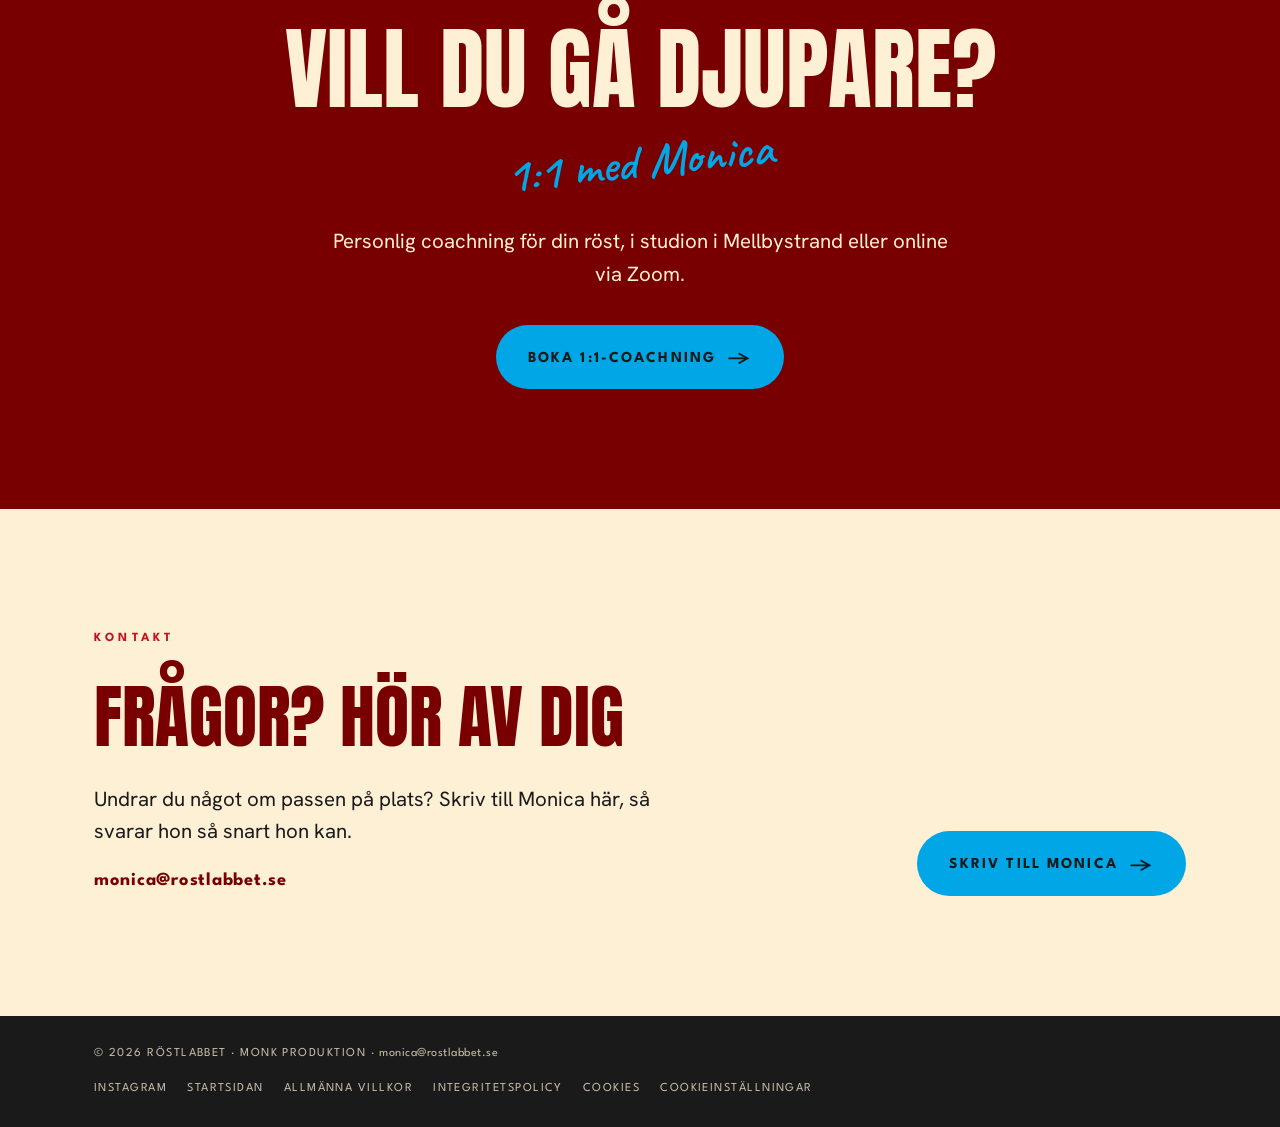
<file: pa-plats.html>
<!doctype html>
<!--
  RÖSTLABBET – Träna på plats (pa-plats.html)
  Till den som ändrar i filen, människa eller AI:
  - Ändra bara text mellan taggarna. Rör inte design, färger eller kod om det inte uttryckligen efterfrågas.
  - Bilder ligger i mappen media/.
  - Lämna alltid tillbaka hela filen.
  Hjälp: Lisa Jonsson, Head of Happiness.
-->
<html lang="sv">
<head>
<meta charset="utf-8">
<meta name="viewport" content="width=device-width, initial-scale=1, viewport-fit=cover">
<title>Vocal Workout på plats – Röstlabbet med Monica</title>
<meta name="description" content="Vocal Workout på plats med Monica: ett längre träningspass där vi ses på riktigt. Se kommande pass och anmäl dig. Körer och grupper kan boka en egen workshop.">
<meta property="og:type" content="website">
<meta property="og:title" content="Vocal Workout på plats – Röstlabbet med Monica">
<meta property="og:description" content="Kommande Vocal Workouts på plats med Monica. Anmäl dig direkt.">
<meta property="og:image" content="https://rostlabbet.se/media/monica-workshop.jpg">
<meta name="theme-color" content="#780000">
<link rel="icon" type="image/png" href="media/favicon.png">
<link rel="apple-touch-icon" href="media/favicon.png">
<link rel="preconnect" href="https://fonts.googleapis.com">
<link rel="preconnect" href="https://fonts.gstatic.com" crossorigin>
<link rel="stylesheet" href="https://fonts.googleapis.com/css2?family=Anton&family=Be+Vietnam+Pro:wght@700&family=Caveat:wght@600&family=League+Spartan:wght@400;600;700;800&family=Libre+Baskerville:ital@1&family=Hanken+Grotesk:wght@400;500;600&display=swap">
<style>
/* Same system as index.html: cream base, Vocal Red bands, Lab Blue buttons with charcoal text. */
:root{
  color-scheme:light;
  --vocal:#780000;
  --vocal-deep:#5a0000;
  --signal:#C1121F;
  --lab:#00A6E6;
  --cream:#FDF0D5;
  --cream-2:#F7E4BF;
  --ink:#1A1A1B;
  --ink-soft:#4d4542;
  --line:#e9d2a6;
  --f-display:"Anton",Impact,"Arial Narrow",sans-serif;
  --f-script:"Caveat","Segoe Script","Brush Script MT",cursive;
  --f-label:"League Spartan",Arial,sans-serif;
  --f-body:"Hanken Grotesk","Segoe UI",Arial,sans-serif;
  --f-logo:"Be Vietnam Pro","Arial Black",sans-serif;
  --wrap:1180px;
  --gutter:clamp(16px,4vw,44px);
}
*{box-sizing:border-box}
html{scroll-behavior:smooth}
@media (prefers-reduced-motion:reduce){html{scroll-behavior:auto}*{transition:none!important}}
body{margin:0;background:var(--cream);color:var(--ink);font-family:var(--f-body);font-size:18px;line-height:1.6;-webkit-font-smoothing:antialiased}
img{max-width:100%}
a{color:inherit}
p{margin:0}
.wrap{max-width:var(--wrap);margin-inline:auto;padding-inline:var(--gutter)}
.band{padding-block:clamp(72px,10vw,120px)}
.red{background:var(--vocal);color:var(--cream)}
.kicker{font-family:var(--f-label);font-weight:700;text-transform:uppercase;letter-spacing:.34em;font-size:.78rem;margin:0 0 20px;color:var(--signal)}
.red .kicker{color:var(--cream);opacity:.8}
h1,h2{font-family:var(--f-display);font-weight:400;text-transform:uppercase;margin:0;text-wrap:balance}
h2{font-size:clamp(2.6rem,6vw,4.4rem);line-height:1.36;color:var(--vocal)}
.red h2{color:var(--cream)}
h3{font-family:var(--f-label);font-weight:700;text-transform:uppercase;letter-spacing:.12em;font-size:1rem;margin:0 0 8px}
.script{font-family:var(--f-script);font-weight:600;text-transform:none;letter-spacing:0;color:var(--lab);display:inline-block;transform:rotate(-6deg);line-height:1}
.lede{font-size:clamp(1.1rem,1.6vw,1.3rem);max-width:56ch}
.btn{display:inline-flex;align-items:center;justify-content:center;gap:12px;font-family:var(--f-label);font-weight:700;text-transform:uppercase;letter-spacing:.14em;font-size:.95rem;text-decoration:none;padding:19px 30px 17px;border-radius:999px;border:2px solid transparent;background:var(--lab);color:var(--ink);transition:transform .15s ease,background .15s ease}
.btn:hover{background:#2bb8ee;transform:translateY(-2px)}
.btn .arrow{font-family:var(--f-body);font-size:1.2rem;line-height:0}
.textlink{font-family:var(--f-label);font-weight:700;text-transform:uppercase;letter-spacing:.14em;font-size:.85rem;text-decoration:none;border-bottom:2px solid currentColor;padding-bottom:3px}
:focus-visible{outline:3px solid var(--lab);outline-offset:3px}

/* header */
header.top{position:sticky;top:env(safe-area-inset-top,0px);z-index:20;background:var(--cream);border-bottom:1px solid var(--line)}
.top .wrap{display:flex;align-items:center;justify-content:space-between;gap:20px;padding-block:12px}
.logo{text-decoration:none;display:inline-flex;flex-direction:column;align-items:flex-start;line-height:1;color:var(--vocal)}
.logo .word{font-family:var(--f-logo);font-weight:700;font-size:1.6rem;letter-spacing:.01em}
.logo .word i{font-family:"Times New Roman",Times,serif;font-weight:400;font-style:italic;letter-spacing:0;margin-left:1px}
.logo .tag{font-family:var(--f-label);font-size:.66rem;letter-spacing:.24em;text-transform:uppercase;margin-top:6px;line-height:1.35;color:var(--ink-soft);white-space:nowrap;text-align:left;padding:0;border-radius:0;background:none;max-width:none}
nav.main{display:flex;align-items:center;gap:28px;font-family:var(--f-label);font-weight:600;text-transform:uppercase;letter-spacing:.12em;font-size:.78rem}
nav.main a{text-decoration:none}
nav.main a[aria-current="page"]{color:var(--signal)}
nav.main a:not(.btn):hover{color:var(--signal)}
nav.main .btn{padding:12px 20px 10px;font-size:.76rem}
@media (max-width:900px){nav.main .hide-sm{display:none}}

/* hero */
.hero .wrap{display:grid;grid-template-columns:minmax(0,1.15fr) minmax(0,.85fr);gap:clamp(36px,6vw,80px);align-items:center;padding-block:clamp(56px,8vw,100px)}
.hero h1{font-size:clamp(3.6rem,9vw,7rem);line-height:1.14}
.hero h1 .script{font-size:.5em;display:block;margin:.2em 0 0 .06em}
.hero .lede{margin-top:40px}
.members{display:block;margin-top:22px;font-family:var(--f-label);font-weight:700;text-transform:uppercase;letter-spacing:.14em;font-size:.82rem;color:var(--cream);opacity:.85}
.hero-photo{border-radius:0;overflow:hidden;aspect-ratio:4/5;max-width:420px;justify-self:center;background:#111;border:1px solid rgba(253,240,213,.2)}
.hero-photo img{width:100%;height:100%;object-fit:cover;object-position:50% 20%;display:block}
@media (max-width:860px){.hero .wrap{grid-template-columns:minmax(0,1fr)}.hero-photo{max-width:320px;justify-self:start}}

/* two ways */
.ways{display:grid;grid-template-columns:repeat(2,minmax(0,1fr));gap:clamp(18px,3vw,32px);margin-top:44px}
@media (max-width:760px){.ways{grid-template-columns:minmax(0,1fr)}}
.way{background:#fffaf0;border:1px solid var(--line);border-radius:18px;padding:clamp(24px,3vw,36px);min-width:0}
.way .n{font-family:var(--f-display);font-size:3.2rem;line-height:1;color:var(--signal);display:block;margin-bottom:12px}
.way h3{color:var(--vocal);font-size:1.1rem}
.way p{color:var(--ink-soft)}

/* good to know */
.know{background:var(--cream-2)}
.know .wrap{display:grid;grid-template-columns:minmax(0,.8fr) minmax(0,1.2fr);gap:clamp(32px,6vw,80px);align-items:start}
@media (max-width:860px){.know .wrap{grid-template-columns:minmax(0,1fr)}}
.facts{display:grid;gap:0}
.fact{display:grid;grid-template-columns:minmax(0,1fr);gap:4px;padding:20px 0;border-top:2px solid var(--vocal)}
.fact:last-child{border-bottom:2px solid var(--vocal)}
.fact p{color:var(--ink-soft)}

/* how */
.steps{display:grid;grid-template-columns:repeat(3,minmax(0,1fr));gap:clamp(20px,3vw,40px);margin-top:44px}
@media (max-width:760px){.steps{grid-template-columns:minmax(0,1fr)}}
.step .n{font-family:var(--f-display);font-size:4rem;line-height:1;color:var(--signal);display:block;margin-bottom:10px}
.step p{color:var(--ink-soft)}

/* choirs */
.choir .wrap > div{max-width:760px}
.choir{background:var(--cream)}
.choir .mail{color:var(--vocal)}
.choir .mail{margin-top:18px;font-family:var(--f-label);font-weight:700;font-size:clamp(1.2rem,3vw,1.6rem);letter-spacing:.04em;user-select:all}
.choir-hero{margin-top:18px;font-size:1rem;opacity:.95}
.choir-hero a{color:var(--cream);font-weight:700;text-decoration:underline;text-underline-offset:3px}

/* upcoming workshops */
.coming{background:var(--cream-2)}
.wlist{display:grid;gap:18px;margin-top:40px}
.wcard{display:grid;grid-template-columns:auto minmax(0,1fr) auto;gap:clamp(18px,3vw,36px);align-items:center;background:#fffaf0;border:1px solid var(--line);border-radius:18px;padding:clamp(20px,3vw,32px)}
.wdate{background:var(--vocal);color:var(--cream);border-radius:14px;width:96px;padding:12px 8px 10px;text-align:center;line-height:1}
.wdate .d{display:block;font-family:var(--f-display);font-size:2.8rem;line-height:1.1}
.wdate .m{display:block;font-family:var(--f-label);font-weight:700;text-transform:uppercase;letter-spacing:.16em;font-size:.78rem;margin-top:4px}
.wdate .wd{display:block;font-family:var(--f-label);text-transform:uppercase;letter-spacing:.14em;font-size:.66rem;opacity:.8;margin-top:6px}
.winfo h3{color:var(--vocal);font-size:1.15rem;margin-bottom:6px}
.winfo ul{list-style:none;margin:0;padding:0;color:var(--ink-soft);display:flex;flex-wrap:wrap;gap:4px 22px}
.winfo li b{color:var(--ink);font-weight:700}
.winfo .wnote{margin-top:8px;color:var(--ink-soft);font-size:.95rem}
.wcard .btn{padding:15px 22px 13px;font-size:.82rem}
@media (max-width:760px){.wcard{grid-template-columns:auto minmax(0,1fr);align-items:start}.wcard .btn{grid-column:1/-1;justify-self:start}}
.wempty{margin-top:32px;color:var(--ink-soft)}
.wempty[hidden]{display:none}
.wbtns{display:flex;flex-direction:column;gap:10px}
.wcard .btn.alt{background:transparent;border:2px solid var(--ink);color:var(--ink)}
.wcard .btn.alt:hover{background:var(--ink);color:var(--cream)}
.wcard .btn.off{background:transparent;border:2px dashed rgba(26,26,27,.25);color:var(--ink-soft);cursor:default;transform:none}
.wcard .btn.off:hover{background:transparent;transform:none}
.wmode.extra{background:transparent;border:1.5px solid var(--vocal)}
.wmode{display:inline-block;margin-bottom:8px;font-family:var(--f-label);font-weight:700;text-transform:uppercase;letter-spacing:.12em;font-size:.7rem;padding:4px 10px;border-radius:999px;background:var(--cream-2);color:var(--vocal)}
@media (max-width:760px){.wcard .wbtns{grid-column:1/-1;flex-direction:row;flex-wrap:wrap}}
.anm{margin-top:28px}
.anm[hidden]{display:none}

.sub{margin-top:48px;color:var(--vocal)}
/* contact */
.contact-grid{display:grid;grid-template-columns:minmax(0,1fr) auto;gap:clamp(24px,6vw,80px);align-items:end}
@media (max-width:860px){.contact-grid{grid-template-columns:minmax(0,1fr)}}
.contact .mail{margin-top:18px;font-family:var(--f-label);font-weight:700;font-size:1.15rem;letter-spacing:.04em;color:var(--vocal);user-select:all}
.hero .ctas{display:flex;flex-wrap:wrap;align-items:center;gap:14px 26px;margin-top:34px}

/* final */
.final{text-align:center}
.final h2{font-size:clamp(3rem,7vw,5.6rem);line-height:1.32}
.final .script{font-size:.55em;display:block;margin-top:.2em}
.final .lede{margin:38px auto 34px}
.final .ctas{display:flex;flex-wrap:wrap;justify-content:center;align-items:center;gap:16px 28px}

footer{background:var(--ink);color:var(--cream)}
footer .wrap{display:flex;flex-wrap:wrap;justify-content:space-between;gap:16px;padding-block:28px;font-family:var(--f-label);font-size:.76rem;letter-spacing:.12em;text-transform:uppercase}
footer span{opacity:.75}
footer nav{display:flex;flex-wrap:wrap;gap:20px}
footer a{text-decoration:none;opacity:.75}
footer a:hover{opacity:1}
/* login button in the header */
nav.main a.nav-login{border:2px solid var(--ink);border-radius:999px;padding:10px 18px 8px;font-weight:700;transition:background .15s,color .15s}
nav.main a.nav-login:hover{background:var(--ink);color:var(--cream)}
@media (max-width:900px){nav.main{gap:10px}nav.main a.nav-login{padding:9px 13px 7px;font-size:.7rem}}
/* Monica's real logo (same as Zenler) */
.logo-img{display:block;height:62px;width:auto}
.mcard .logo-img{height:44px}
@media (max-width:700px){.logo-img{height:50px}}
/* nav: never wrap; drop two items on mid-size screens */
nav.main a{white-space:nowrap}
.top .logo{flex-shrink:0}
nav.main{min-width:0}
@media (max-width:1080px) and (min-width:901px){nav.main{gap:16px;letter-spacing:.06em;font-size:.72rem}nav.main .btn{padding:11px 14px 9px}nav.main a.nav-login{padding:9px 13px 7px}}
@media (max-width:1400px){nav.main .hide-md{display:none}}
nav.main a.nav-strong{font-weight:800}
</style>
</head>
<body>

<header class="top">
  <div class="wrap">
    <a class="logo" href="index.html" aria-label="Röstlabbet, till startsidan">
      <img class="logo-img" src="media/rostlab-logga.png" alt="Röstlabbet" width="261" height="147">
    </a>
    <nav class="main" aria-label="Huvudmeny">
      <a class="hide-sm nav-strong" href="coachning.html">1:1-coachning</a>
      <a class="hide-sm" href="workshops.html">Boka gruppworkshop</a>
      <a class="hide-sm" href="pa-plats.html" aria-current="page">Träna på plats</a>
      <a class="hide-sm" href="index.html#monica">Om Monica</a>
      <a class="hide-sm hide-md" href="index.html#fragor">Frågor</a>
      <a class="nav-login" href="https://kurs.rostlabbet.se/login">Logga in</a>
      <a class="btn" href="coachning.html">Boka coachning</a>
    </nav>
  </div>
</header>

<main>

<section class="hero red">
  <div class="wrap">
    <div>
      <p class="kicker">Röstlabbet · På plats</p>
      <h1>Vocal Workout<span class="script">på plats med Monica</span></h1>
      <p class="lede">Ett längre träningspass, ungefär en timme, där vi ses på riktigt och Monica anpassar passet efter gruppen. <b>Bara på plats</b>, passet sänds inte digitalt. Öppet för alla.</p>
      <div class="ctas">
        <a class="btn" href="#pa-plats">Kommande pass <span class="arrow" aria-hidden="true">↓</span></a>
        <a class="textlink" href="coachning.html" style="color:var(--cream)">Hellre personlig coachning? Se 1:1</a>
      </div>
      <p class="choir-hero">Är ni en <b>kör eller grupp</b> som vill boka en egen workshop? <a href="workshops.html">Läs om workshops →</a></p>
    </div>
    <div class="hero-photo"><img src="media/monica-workshop.jpg" alt="Monica i svartvitt, glad och i rörelse" width="900" height="1200"></div>
  </div>
</section>

<section class="band coming" id="pa-plats">
  <div class="wrap">
    <p class="kicker">På plats</p>
    <h2>Kommande Vocal Workouts</h2>
    <p class="lede" style="margin-top:18px">Passen sker bara på plats. Vid varje pass står var, när och vad det kostar.</p>
    <!--
      KOMMANDE TRÄNINGSPASS PÅ PLATS
      Listan hämtas från fliken "På plats" i samma Google-kalkylark som repschemat.
      Raderna här nedanför visas bara om kalkylarket inte går att nå.
      Workshops vars datum har passerat döljs automatiskt.
    -->
    <div class="wlist" id="wlist">
      <article class="wcard" data-date="2026-10-31">
        <div class="wdate"><span class="d">31</span><span class="m">okt</span><span class="wd">lördag</span></div>
        <div class="winfo">
          <span class="wmode">Bara på plats</span>
          <h3>Vocal Workout</h3>
          <ul><li><b>Plats:</b> Dramalogen, Halmstad</li><li><b>Tid:</b> 11–12</li><li><b>Pris på plats:</b> 195 kr inkl moms</li></ul>
          <p class="wnote">Betalas med Swish i dörren.</p>
        </div>
        <div class="wbtns"><a class="btn" data-ws="Vocal Workout · lördag 31 okt · Dramalogen, Halmstad · på plats" href="mailto:monica@rostlabbet.se?subject=Anm%C3%A4lan%3A%20Vocal%20Workout%2031%2F10">Delta på plats <span class="arrow" aria-hidden="true">→</span></a></div>
      </article>
    </div>
    <p class="wempty" id="wempty" hidden>Inga pass på plats är inplanerade just nu. Anmäl dig till <a href="index.html#gratis">nyhetsbrevet</a> så får du veta först när nästa släpps.</p>
  </div>
</section>

<section class="band red final">
  <div class="wrap">
    <h2>Vill du gå djupare?<span class="script">1:1 med Monica</span></h2>
    <p class="lede">Personlig coachning för din röst, i studion i Mellbystrand eller online via Zoom.</p>
    <div class="ctas">
      <a class="btn" href="coachning.html">Boka 1:1-coachning <span class="arrow" aria-hidden="true">→</span></a>
    </div>
  </div>
</section>

<section class="band contact" id="kontakt">
  <div class="wrap contact-grid">
    <div>
      <p class="kicker">Kontakt</p>
      <h2>Frågor? Hör av dig</h2>
      <p class="lede" style="margin-top:18px">Undrar du något om passen på plats? Skriv till Monica här, så svarar hon så snart hon kan.</p>
      <p class="mail">monica@rostlabbet.se</p>
    </div>
    <div class="contact-cta">
      <a class="btn" data-kontakt="Träningspass eller workshop" href="mailto:monica@rostlabbet.se">Skriv till Monica <span class="arrow" aria-hidden="true">→</span></a>
    </div>
  </div>
</section>

</main>

<footer>
  <div class="wrap">
    <span>© 2026 Röstlabbet · Monk Produktion · <a href="mailto:monica@rostlabbet.se" style="opacity:1;text-transform:none;letter-spacing:.04em">monica@rostlabbet.se</a></span>
    <nav aria-label="Sidfot">
      <a href="https://www.instagram.com/rostlabbet/" rel="noopener">Instagram</a>
      <a href="index.html">Startsidan</a>
      <a href="villkor.html">Allmänna villkor</a>
      <a href="integritetspolicy.html">Integritetspolicy</a>
      <a href="cookiepolicy.html">Cookies</a>
    </nav>
  </div>
</footer>

<script>
/* Kommande träningspass på plats: läses från fliken "På plats" i Google-kalkylarket.
   Kolumner: Datum | Tid | Pass | Plats | Pris på plats | Pris digitalt | Info | Anmälan
   Anmälan: tom = formulär på sidan. En länk (t.ex. Zenlers betalsida) = knappen "Delta på plats" går dit.
   Tom "Pris på plats" = inte på plats. Tom "Pris digitalt" = inte digitalt. (Gamla rubrikerna Pris/Digitalt fungerar också.)
   Båda tomma räknas som bara på plats.
   Anmälan kan vara en mejladress eller en länk (tom = monica@rostlabbet.se). */
(function(){
  var URL='https://docs.google.com/spreadsheets/d/1psrrpbkBSNHctvYX_uolhrglpOxRO52bGWGunK1ZLcU/gviz/tq?tqx=out:csv&sheet='+encodeURIComponent('På plats');
  var MAIL='monica@rostlabbet.se';
  var list=document.getElementById('wlist'),empty=document.getElementById('wempty');
  if(!list)return;
  var M=['jan','feb','mar','apr','maj','jun','jul','aug','sep','okt','nov','dec'];
  var W=['söndag','måndag','tisdag','onsdag','torsdag','fredag','lördag'];
  function today(){var d=new Date();d.setHours(0,0,0,0);return d}
  function parseDate(s){
    s=(s||'').trim();var m;
    if(m=s.match(/^(\d{4})-(\d{1,2})-(\d{1,2})/))return new Date(+m[1],m[2]-1,+m[3]);
    if(m=s.match(/^(\d{1,2})[\/.](\d{1,2})(?:[\/.](\d{2,4}))?$/)){
      var y=m[3]?(+m[3]<100?2000+ +m[3]:+m[3]):today().getFullYear();
      var d=new Date(y,m[2]-1,+m[1]);
      if(!m[3]&&d<today())d.setFullYear(y+1);
      return d;
    }
    return null;
  }
  function esc(s){return String(s).replace(/[&<>"]/g,function(c){return{'&':'&amp;','<':'&lt;','>':'&gt;','"':'&quot;'}[c]})}
  function csv(t){
    var rows=[],row=[],f='',q=false;
    for(var i=0;i<t.length;i++){var c=t[i];
      if(q){if(c=='"'){if(t[i+1]=='"'){f+='"';i++}else q=false}else f+=c}
      else if(c=='"')q=true;else if(c==','){row.push(f);f=''}
      else if(c=='\n'||c=='\r'){if(c=='\r'&&t[i+1]=='\n')i++;row.push(f);rows.push(row);row=[];f=''}
      else f+=c}
    if(f||row.length){row.push(f);rows.push(row)}
    return rows;
  }
  function prune(){
    var t=today(),left=0;
    Array.prototype.forEach.call(list.querySelectorAll('[data-date]'),function(el){
      var d=parseDate(el.getAttribute('data-date'));
      if(d&&d<t)el.remove();else left++;
    });
    if(empty)empty.hidden=left>0;
  }
  function render(rows){
    var h=rows[0].map(function(x){return x.trim().toLowerCase()});
    var ix=function(n){return h.indexOf(n)};
    // Only trust the tab if it really is the workshop tab (a missing tab returns the schedule)
    var nameCol=ix('pass')>=0?'pass':'workshop';
    if(ix(nameCol)<0||ix('plats')<0||ix('datum')<0)return false;
    var t=today(),items=[];
    rows.slice(1).forEach(function(r){
      var g=function(n){var i=ix(n);return i<0?'':(r[i]||'').trim()};
      var d=parseDate(g('datum'));
      if(!d||!g(nameCol)||d<t)return;
      items.push({d:d,tid:g('tid'),namn:g(nameCol),plats:g('plats'),pris:g('pris på plats')||g('pris'),info:g('info'),digitalt:g('pris digitalt')||g('digitalt'),anm:g('anmälan')||g('anmalan')});
    });
    items.sort(function(a,b){return a.d-b.d});
    // En knapp för på plats, och en till för digitalt om kolumnen Digitalt är ifylld
    function buttons(w,href){
      var base=w.namn+' · '+W[w.d.getDay()]+' '+w.d.getDate()+' '+M[w.d.getMonth()]+(w.plats?' · '+w.plats:'');
      var arrow=' <span class="arrow" aria-hidden="true">→</span>';
      var ext=/^https?:/i.test(href);
      var b=w.onsite
        ?(ext?'<a class="btn" href="'+esc(href)+'" rel="noopener">Delta på plats'+arrow+'</a>':'<a class="btn" data-ws="'+esc(base+' · på plats')+'" href="'+esc(href)+'">Delta på plats'+arrow+'</a>')
        :'<span class="btn off" aria-disabled="true">På plats · inte detta pass</span>';
      b+=w.digital
        ?'<a class="btn alt" data-ws="'+esc(base+' · digitalt')+'" href="'+esc(href)+'">Delta digitalt'+arrow+'</a>'
        :'';
      return b;
    }
    list.innerHTML=items.map(function(w){
      var a=w.anm||MAIL,href;
      if(/^https?:\/\//i.test(a))href=a;
      else href='mailto:'+(a.indexOf('@')>0?a:MAIL)+'?subject='+encodeURIComponent('Anmälan: '+w.namn+' '+w.d.getDate()+'/'+(w.d.getMonth()+1));
      w.digital=!!w.digitalt;w.onsite=!!w.pris||!w.digital;
      var mode=w.onsite&&w.digital?'På plats och digitalt':(w.digital?'Bara digitalt':'Bara på plats');
      var facts=[];
      if(w.plats)facts.push('<li><b>Plats:</b> '+esc(w.plats)+'</li>');
      if(w.tid)facts.push('<li><b>Tid:</b> '+esc(w.tid)+'</li>');
      if(w.onsite&&w.pris)facts.push('<li><b>Pris på plats:</b> '+esc(w.pris)+'</li>');
      if(w.digitalt)facts.push('<li><b>Pris digitalt:</b> '+esc(w.digitalt)+'</li>');
      return '<article class="wcard"><div class="wdate"><span class="d">'+w.d.getDate()+'</span><span class="m">'+M[w.d.getMonth()]+'</span><span class="wd">'+W[w.d.getDay()]+'</span></div>'
        +'<div class="winfo"><span class="wmode">'+mode+'</span><h3>'+esc(w.namn)+'</h3><ul>'+facts.join('')+'</ul>'+(w.info?'<p class="wnote">'+esc(w.info)+'</p>':'')+'</div>'
        +'<div class="wbtns">'+buttons(w,href)+'</div></article>';
    }).join('');
    if(empty)empty.hidden=items.length>0;
    return true;
  }
  prune();
  fetch(URL,{cache:'no-store'}).then(function(r){if(!r.ok)throw 0;return r.text()})
    .then(function(t){var rows=csv(t);if(rows.length)render(rows)})
    .catch(function(){});
})();
</script>
<script src="formular.js"></script>
<script src="nav.js"></script>
<script src="sparning.js"></script>
</body>
</html>
</file>
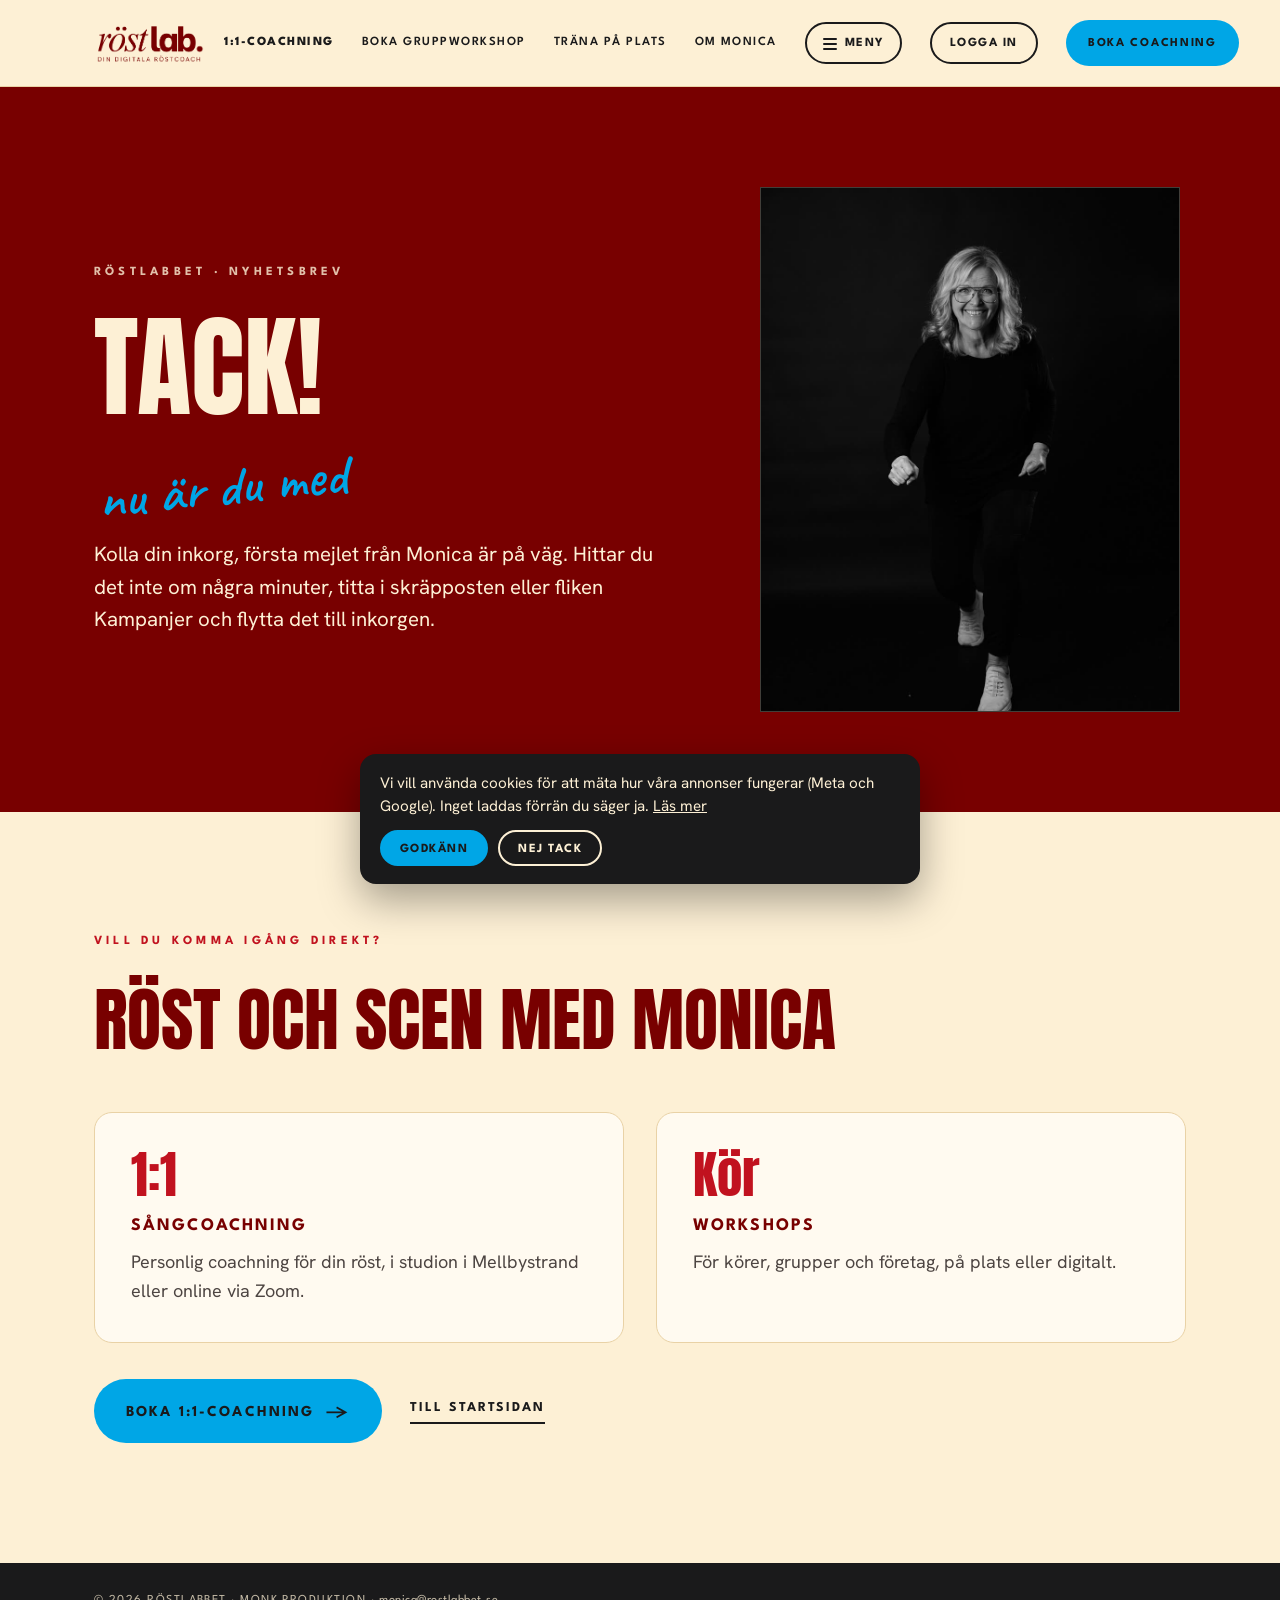
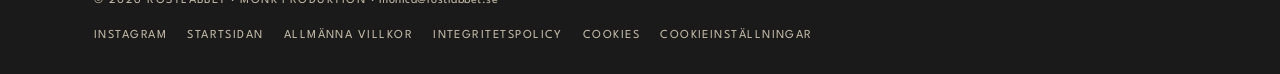
<file: tack.html>
<!doctype html>
<!--
  RÖSTLABBET – tacksidan efter anmälan till nyhetsbrevet (tack.html)
  Till den som ändrar i filen, människa eller AI:
  - Ändra bara text mellan taggarna. Rör inte design, färger eller kod om det inte uttryckligen efterfrågas.
  - Bilder ligger i mappen media/.
  - Lämna alltid tillbaka hela filen.
  Hjälp: Lisa Jonsson, Head of Happiness.
-->
<html lang="sv">
<head>
<meta charset="utf-8">
<meta name="viewport" content="width=device-width, initial-scale=1, viewport-fit=cover">
<title>Tack! – Röstlabbet</title>
<meta name="robots" content="noindex">
<meta name="description" content="Tack för att du anmält dig till Röstlabbets nyhetsbrev.">
<meta name="theme-color" content="#780000">
<link rel="icon" type="image/png" href="media/favicon.png">
<link rel="apple-touch-icon" href="media/favicon.png">
<link rel="preconnect" href="https://fonts.googleapis.com">
<link rel="preconnect" href="https://fonts.gstatic.com" crossorigin>
<link rel="stylesheet" href="https://fonts.googleapis.com/css2?family=Anton&family=Be+Vietnam+Pro:wght@700&family=Caveat:wght@600&family=League+Spartan:wght@400;600;700;800&family=Libre+Baskerville:ital@1&family=Hanken+Grotesk:wght@400;500;600&display=swap">
<style>
/* Same system as index.html: cream base, Vocal Red bands, Lab Blue buttons with charcoal text. */
:root{
  color-scheme:light;
  --vocal:#780000;
  --vocal-deep:#5a0000;
  --signal:#C1121F;
  --lab:#00A6E6;
  --cream:#FDF0D5;
  --cream-2:#F7E4BF;
  --ink:#1A1A1B;
  --ink-soft:#4d4542;
  --line:#e9d2a6;
  --f-display:"Anton",Impact,"Arial Narrow",sans-serif;
  --f-script:"Caveat","Segoe Script","Brush Script MT",cursive;
  --f-label:"League Spartan",Arial,sans-serif;
  --f-body:"Hanken Grotesk","Segoe UI",Arial,sans-serif;
  --f-logo:"Be Vietnam Pro","Arial Black",sans-serif;
  --wrap:1180px;
  --gutter:clamp(16px,4vw,44px);
}
*{box-sizing:border-box}
html{scroll-behavior:smooth}
@media (prefers-reduced-motion:reduce){html{scroll-behavior:auto}*{transition:none!important}}
body{margin:0;background:var(--cream);color:var(--ink);font-family:var(--f-body);font-size:18px;line-height:1.6;-webkit-font-smoothing:antialiased}
img{max-width:100%}
a{color:inherit}
p{margin:0}
.wrap{max-width:var(--wrap);margin-inline:auto;padding-inline:var(--gutter)}
.band{padding-block:clamp(72px,10vw,120px)}
.red{background:var(--vocal);color:var(--cream)}
.kicker{font-family:var(--f-label);font-weight:700;text-transform:uppercase;letter-spacing:.34em;font-size:.78rem;margin:0 0 20px;color:var(--signal)}
.red .kicker{color:var(--cream);opacity:.8}
h1,h2{font-family:var(--f-display);font-weight:400;text-transform:uppercase;margin:0;text-wrap:balance}
h2{font-size:clamp(2.6rem,6vw,4.4rem);line-height:1.36;color:var(--vocal)}
.red h2{color:var(--cream)}
h3{font-family:var(--f-label);font-weight:700;text-transform:uppercase;letter-spacing:.12em;font-size:1rem;margin:0 0 8px}
.script{font-family:var(--f-script);font-weight:600;text-transform:none;letter-spacing:0;color:var(--lab);display:inline-block;transform:rotate(-6deg);line-height:1}
.lede{font-size:clamp(1.1rem,1.6vw,1.3rem);max-width:56ch}
.btn{display:inline-flex;align-items:center;justify-content:center;gap:12px;font-family:var(--f-label);font-weight:700;text-transform:uppercase;letter-spacing:.14em;font-size:.95rem;text-decoration:none;padding:19px 30px 17px;border-radius:999px;border:2px solid transparent;background:var(--lab);color:var(--ink);transition:transform .15s ease,background .15s ease}
.btn:hover{background:#2bb8ee;transform:translateY(-2px)}
.btn .arrow{font-family:var(--f-body);font-size:1.2rem;line-height:0}
.textlink{font-family:var(--f-label);font-weight:700;text-transform:uppercase;letter-spacing:.14em;font-size:.85rem;text-decoration:none;border-bottom:2px solid currentColor;padding-bottom:3px}
:focus-visible{outline:3px solid var(--lab);outline-offset:3px}

/* header */
header.top{position:sticky;top:env(safe-area-inset-top,0px);z-index:20;background:var(--cream);border-bottom:1px solid var(--line)}
.top .wrap{display:flex;align-items:center;justify-content:space-between;gap:20px;padding-block:12px}
.logo{text-decoration:none;display:inline-flex;flex-direction:column;align-items:flex-start;line-height:1;color:var(--vocal)}
.logo .word{font-family:var(--f-logo);font-weight:700;font-size:1.6rem;letter-spacing:.01em}
.logo .word i{font-family:"Times New Roman",Times,serif;font-weight:400;font-style:italic;letter-spacing:0;margin-left:1px}
.logo .tag{font-family:var(--f-label);font-size:.66rem;letter-spacing:.24em;text-transform:uppercase;margin-top:6px;line-height:1.35;color:var(--ink-soft);white-space:nowrap;text-align:left;padding:0;border-radius:0;background:none;max-width:none}
nav.main{display:flex;align-items:center;gap:28px;font-family:var(--f-label);font-weight:600;text-transform:uppercase;letter-spacing:.12em;font-size:.78rem}
nav.main a{text-decoration:none}
nav.main a[aria-current="page"]{color:var(--signal)}
nav.main a:not(.btn):hover{color:var(--signal)}
nav.main .btn{padding:12px 20px 10px;font-size:.76rem}
@media (max-width:900px){nav.main .hide-sm{display:none}}

/* hero */
.hero .wrap{display:grid;grid-template-columns:minmax(0,1.15fr) minmax(0,.85fr);gap:clamp(36px,6vw,80px);align-items:center;padding-block:clamp(56px,8vw,100px)}
.hero h1{font-size:clamp(3.6rem,9vw,7rem);line-height:1.14}
.hero h1 .script{font-size:.5em;display:block;margin:.2em 0 0 .06em}
.hero .lede{margin-top:40px}
.members{display:inline-block;margin-top:24px;background:var(--lab);color:var(--ink);font-family:var(--f-label);font-weight:700;text-transform:uppercase;letter-spacing:.12em;font-size:.85rem;padding:9px 16px 7px;border-radius:999px}
.hero-photo{border-radius:0;overflow:hidden;aspect-ratio:4/5;max-width:420px;justify-self:center;background:#111;border:1px solid rgba(253,240,213,.2)}
.hero-photo img{width:100%;height:100%;object-fit:cover;object-position:50% 20%;display:block}
@media (max-width:860px){.hero .wrap{grid-template-columns:minmax(0,1fr)}.hero-photo{max-width:320px;justify-self:start}}

/* two ways */
.ways{display:grid;grid-template-columns:repeat(2,minmax(0,1fr));gap:clamp(18px,3vw,32px);margin-top:44px}
@media (max-width:760px){.ways{grid-template-columns:minmax(0,1fr)}}
.way{background:#fffaf0;border:1px solid var(--line);border-radius:18px;padding:clamp(24px,3vw,36px);min-width:0}
.way .n{white-space:nowrap;font-family:var(--f-display);font-size:3.2rem;line-height:1;color:var(--signal);display:block;margin-bottom:12px}
.way h3{color:var(--vocal);font-size:1.1rem}
.way p{color:var(--ink-soft)}

/* good to know */
.know{background:var(--cream-2)}
.know .wrap{display:grid;grid-template-columns:minmax(0,.8fr) minmax(0,1.2fr);gap:clamp(32px,6vw,80px);align-items:start}
@media (max-width:860px){.know .wrap{grid-template-columns:minmax(0,1fr)}}
.facts{display:grid;gap:0}
.fact{display:grid;grid-template-columns:minmax(0,1fr);gap:4px;padding:20px 0;border-top:2px solid var(--vocal)}
.fact:last-child{border-bottom:2px solid var(--vocal)}
.fact p{color:var(--ink-soft)}

/* how */
.steps{display:grid;grid-template-columns:repeat(3,minmax(0,1fr));gap:clamp(20px,3vw,40px);margin-top:44px}
@media (max-width:760px){.steps{grid-template-columns:minmax(0,1fr)}}
.step .n{font-family:var(--f-display);font-size:4rem;line-height:1;color:var(--signal);display:block;margin-bottom:10px}
.step p{color:var(--ink-soft)}

/* choirs */
.choir .wrap > div{max-width:760px}

/* final */
.final{text-align:center}
.final h2{font-size:clamp(3rem,7vw,5.6rem);line-height:1.14}
.final .script{font-size:.55em;display:block;margin-top:.2em}
.final .lede{margin:38px auto 34px}
.final .ctas{display:flex;flex-wrap:wrap;justify-content:center;align-items:center;gap:16px 28px}

footer{background:var(--ink);color:var(--cream)}
footer .wrap{display:flex;flex-wrap:wrap;justify-content:space-between;gap:16px;padding-block:28px;font-family:var(--f-label);font-size:.76rem;letter-spacing:.12em;text-transform:uppercase}
footer span{opacity:.75}
footer nav{display:flex;flex-wrap:wrap;gap:20px}
footer a{text-decoration:none;opacity:.75}
footer a:hover{opacity:1}
/* login button in the header */
nav.main a.nav-login{border:2px solid var(--ink);border-radius:999px;padding:10px 18px 8px;font-weight:700;transition:background .15s,color .15s}
nav.main a.nav-login:hover{background:var(--ink);color:var(--cream)}
@media (max-width:900px){nav.main{gap:10px}nav.main a.nav-login{padding:9px 13px 7px;font-size:.7rem}}
/* Monica's real logo (same as Zenler) */
.logo-img{display:block;height:62px;width:auto}
.mcard .logo-img{height:44px}
@media (max-width:700px){.logo-img{height:50px}}
/* nav: never wrap; drop two items on mid-size screens */
nav.main a{white-space:nowrap}
.top .logo{flex-shrink:0}
nav.main{min-width:0}
@media (max-width:1080px) and (min-width:901px){nav.main{gap:16px;letter-spacing:.06em;font-size:.72rem}nav.main .btn{padding:11px 14px 9px}nav.main a.nav-login{padding:9px 13px 7px}}
@media (max-width:1400px){nav.main .hide-md{display:none}}
nav.main a.nav-strong{font-weight:800}
</style>
</head>
<body data-track="lead">

<header class="top">
  <div class="wrap">
    <a class="logo" href="index.html" aria-label="Röstlabbet, till startsidan">
      <img class="logo-img" src="media/rostlab-logga.png" alt="Röstlabbet" width="261" height="147">
    </a>
    <nav class="main" aria-label="Huvudmeny">
      <a class="hide-sm nav-strong" href="coachning.html">1:1-coachning</a>
      <a class="hide-sm" href="workshops.html">Boka gruppworkshop</a>
      <a class="hide-sm" href="pa-plats.html">Träna på plats</a>
      <a class="hide-sm" href="index.html#monica">Om Monica</a>
      <a class="hide-sm hide-md" href="index.html#fragor">Frågor</a>
      <a class="nav-login" href="https://kurs.rostlabbet.se/login">Logga in</a>
      <a class="btn" href="coachning.html">Boka coachning</a>
    </nav>
  </div>
</header>

<main>

<section class="hero red">
  <div class="wrap">
    <div>
      <p class="kicker">Röstlabbet · Nyhetsbrev</p>
      <h1>Tack!<span class="script">nu är du med</span></h1>
      <p class="lede">Kolla din inkorg, första mejlet från Monica är på väg. Hittar du det inte om några minuter, titta i skräpposten eller fliken Kampanjer och flytta det till inkorgen.</p>
    </div>
    <div class="hero-photo"><img src="media/monica-workshop.jpg" alt="Monica i svartvitt, glad och i rörelse" width="900" height="1200"></div>
  </div>
</section>

<section class="band">
  <div class="wrap">
    <p class="kicker">Vill du komma igång direkt?</p>
    <h2>Röst och scen med Monica</h2>
    <div class="ways">
      <div class="way">
        <span class="n">1:1</span>
        <h3>Sångcoachning</h3>
        <p>Personlig coachning för din röst, i studion i Mellbystrand eller online via Zoom.</p>
      </div>
      <div class="way">
        <span class="n">Kör</span>
        <h3>Workshops</h3>
        <p>För körer, grupper och företag, på plats eller digitalt.</p>
      </div>
    </div>
    <div class="ctas" style="display:flex;flex-wrap:wrap;align-items:center;gap:16px 28px;margin-top:36px">
      <a class="btn" href="coachning.html">Boka 1:1-coachning <span class="arrow" aria-hidden="true">→</span></a>
      <a class="textlink" href="index.html">Till startsidan</a>
    </div>
  </div>
</section>

</main>

<footer>
  <div class="wrap">
    <span>© 2026 Röstlabbet · Monk Produktion · <a href="mailto:monica@rostlabbet.se" style="opacity:1;text-transform:none;letter-spacing:.04em">monica@rostlabbet.se</a></span>
    <nav aria-label="Sidfot">
      <a href="https://www.instagram.com/rostlabbet/" rel="noopener">Instagram</a>
      <a href="index.html">Startsidan</a>
      <a href="villkor.html">Allmänna villkor</a>
      <a href="integritetspolicy.html">Integritetspolicy</a>
      <a href="cookiepolicy.html">Cookies</a>
    </nav>
  </div>
</footer>

<script src="nav.js"></script>
<script src="sparning.js"></script>
</body>
</html>
</file>
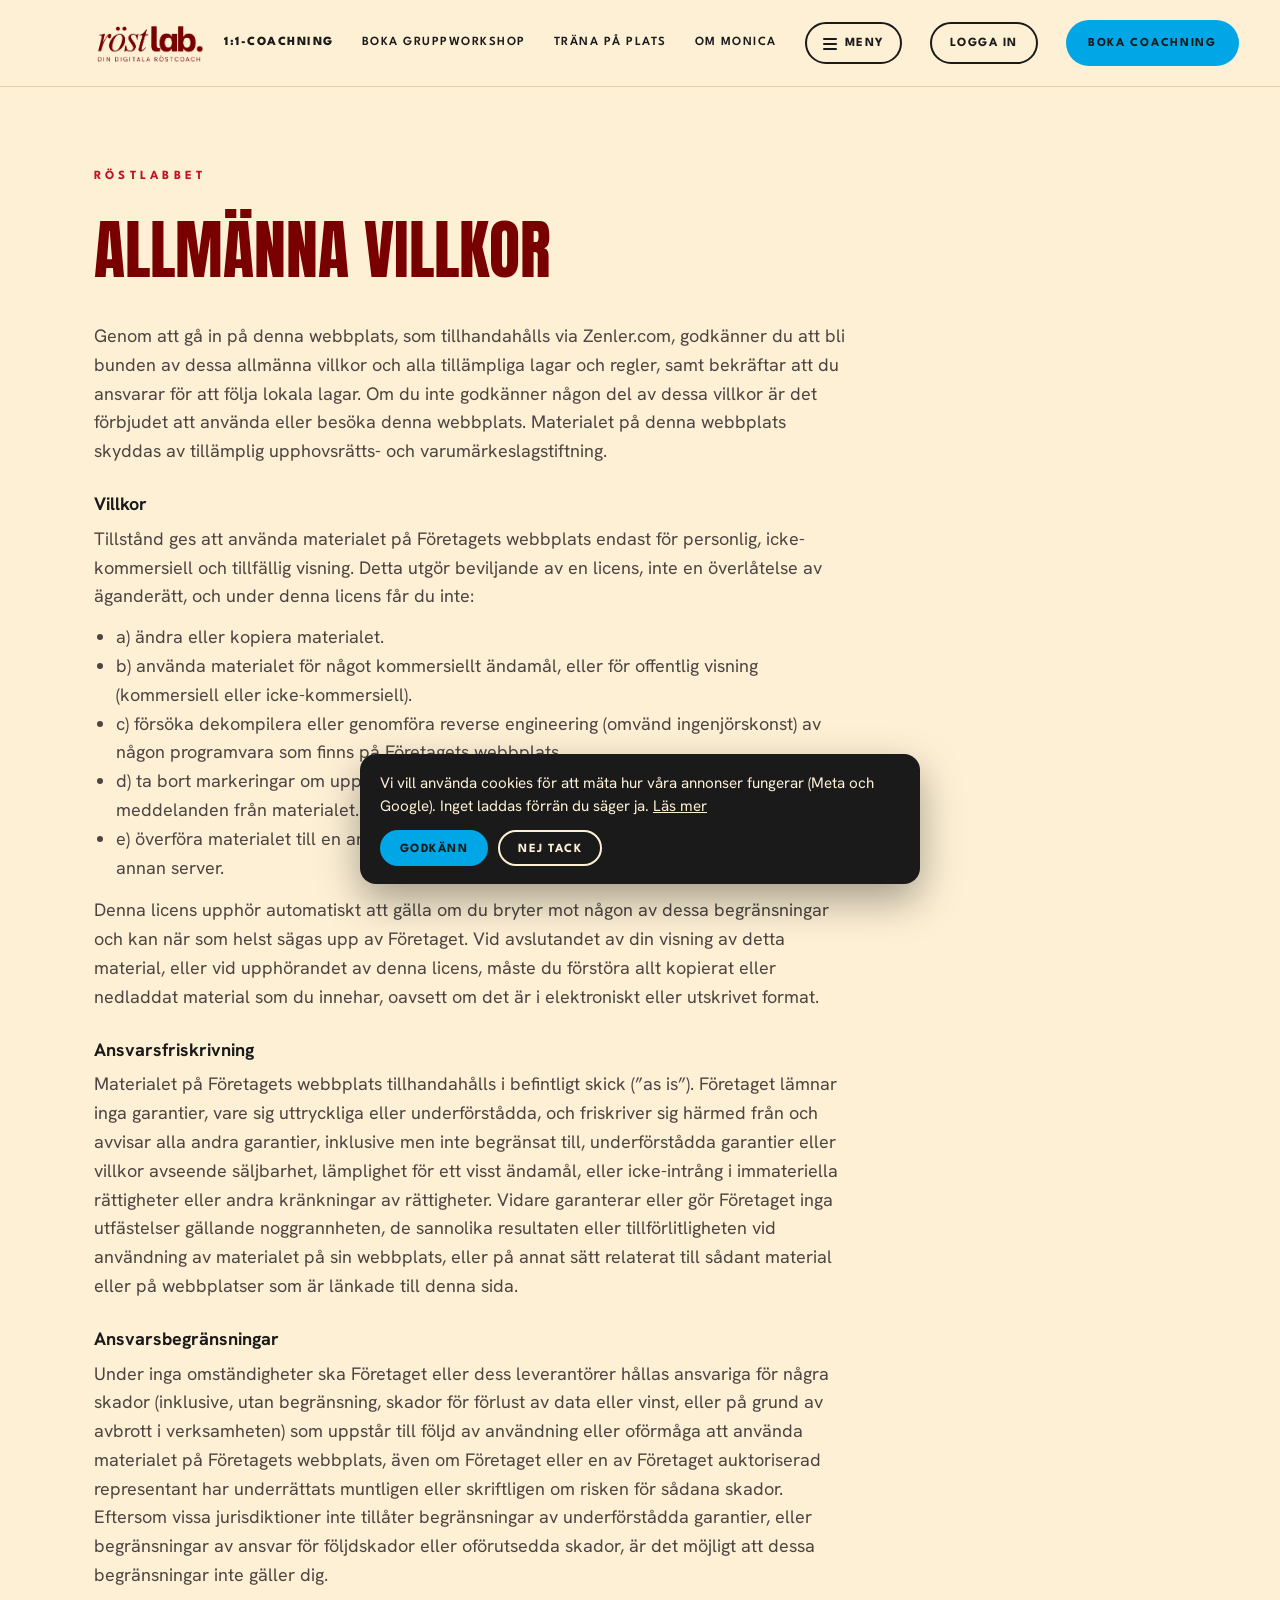
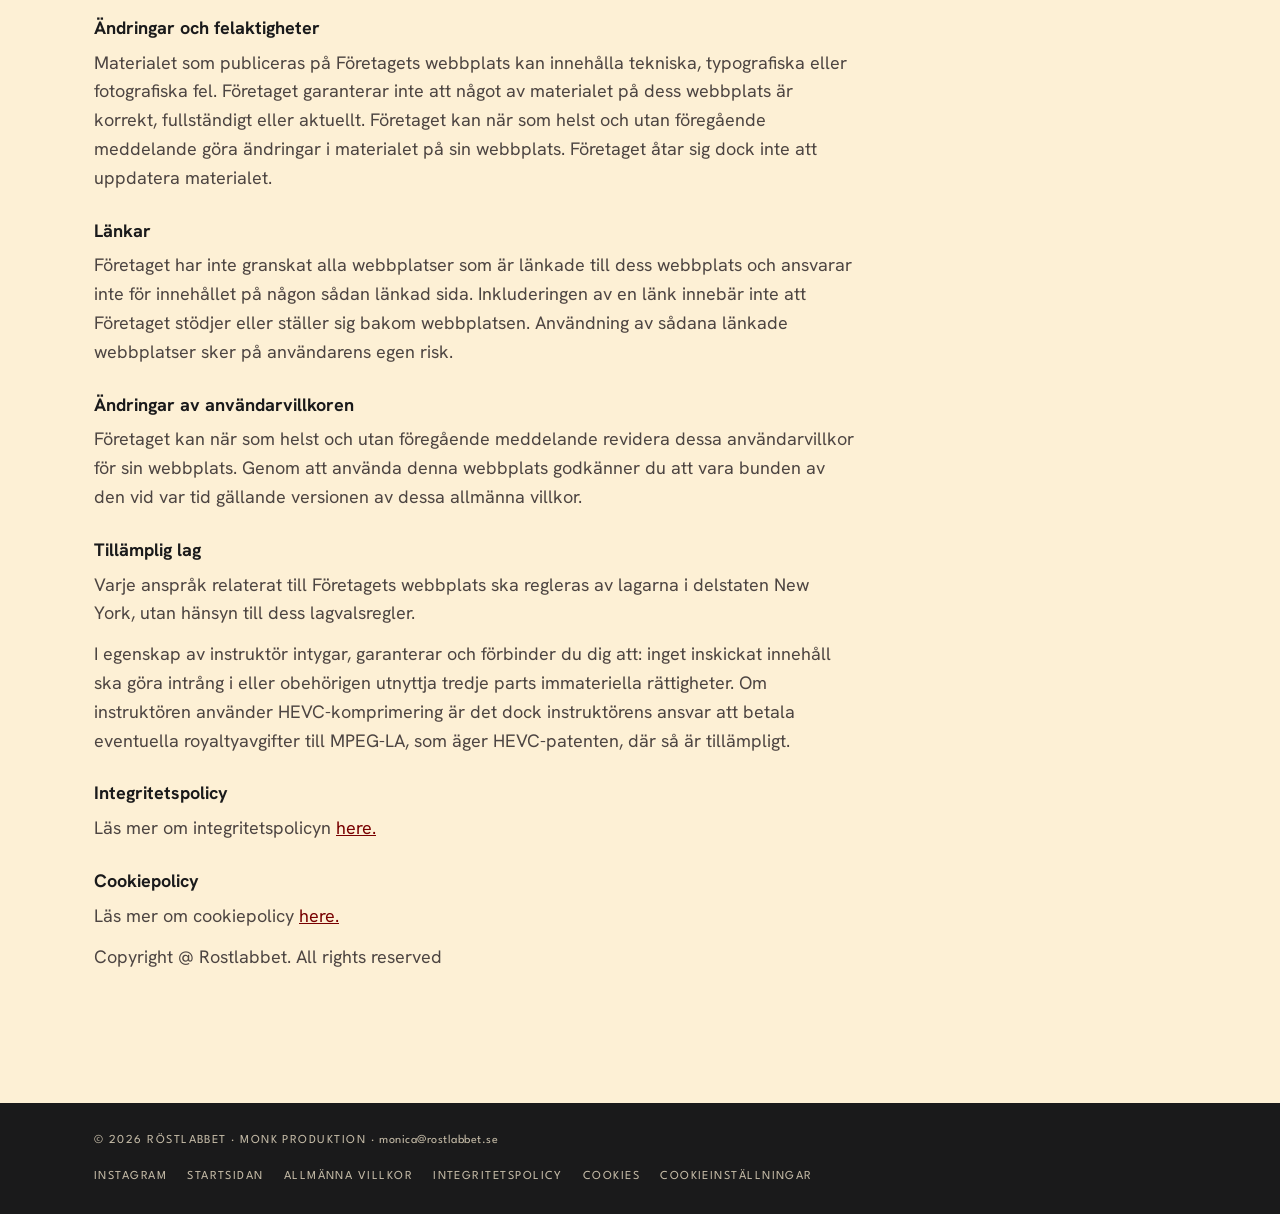
<file: villkor.html>
<!doctype html>
<!--
  RÖSTLABBET – Allmänna villkor (villkor.html). Texten är kopierad från Zenler (https://kurs.rostlabbet.se/terms) 2026-10-01.
  Till den som ändrar i filen, människa eller AI:
  - Ändra bara text mellan taggarna. Rör inte design, färger eller kod om det inte uttryckligen efterfrågas.
  - Bilder ligger i mappen media/.
  - Lämna alltid tillbaka hela filen.
  Hjälp: Lisa Jonsson, Head of Happiness.
-->
<html lang="sv">
<head>
<meta charset="utf-8">
<meta name="viewport" content="width=device-width, initial-scale=1, viewport-fit=cover">
<title>Allmänna villkor – Röstlabbet</title>
<meta name="robots" content="noindex">
<meta name="description" content="Allmänna villkor för Röstlabbet.">
<meta name="theme-color" content="#780000">
<link rel="icon" type="image/png" href="media/favicon.png">
<link rel="apple-touch-icon" href="media/favicon.png">
<link rel="preconnect" href="https://fonts.googleapis.com">
<link rel="preconnect" href="https://fonts.gstatic.com" crossorigin>
<link rel="stylesheet" href="https://fonts.googleapis.com/css2?family=Anton&family=Be+Vietnam+Pro:wght@700&family=Caveat:wght@600&family=League+Spartan:wght@400;600;700;800&family=Libre+Baskerville:ital@1&family=Hanken+Grotesk:wght@400;500;600&display=swap">
<style>
/* Same system as index.html: cream base, Vocal Red bands, Lab Blue buttons with charcoal text. */
:root{
  color-scheme:light;
  --vocal:#780000;
  --vocal-deep:#5a0000;
  --signal:#C1121F;
  --lab:#00A6E6;
  --cream:#FDF0D5;
  --cream-2:#F7E4BF;
  --ink:#1A1A1B;
  --ink-soft:#4d4542;
  --line:#e9d2a6;
  --f-display:"Anton",Impact,"Arial Narrow",sans-serif;
  --f-script:"Caveat","Segoe Script","Brush Script MT",cursive;
  --f-label:"League Spartan",Arial,sans-serif;
  --f-body:"Hanken Grotesk","Segoe UI",Arial,sans-serif;
  --f-logo:"Be Vietnam Pro","Arial Black",sans-serif;
  --wrap:1180px;
  --gutter:clamp(16px,4vw,44px);
}
*{box-sizing:border-box}
html{scroll-behavior:smooth}
@media (prefers-reduced-motion:reduce){html{scroll-behavior:auto}*{transition:none!important}}
body{margin:0;background:var(--cream);color:var(--ink);font-family:var(--f-body);font-size:18px;line-height:1.6;-webkit-font-smoothing:antialiased}
img{max-width:100%}
a{color:inherit}
p{margin:0}
.wrap{max-width:var(--wrap);margin-inline:auto;padding-inline:var(--gutter)}
.band{padding-block:clamp(72px,10vw,120px)}
.red{background:var(--vocal);color:var(--cream)}
.kicker{font-family:var(--f-label);font-weight:700;text-transform:uppercase;letter-spacing:.34em;font-size:.78rem;margin:0 0 20px;color:var(--signal)}
.red .kicker{color:var(--cream);opacity:.8}
h1,h2{font-family:var(--f-display);font-weight:400;text-transform:uppercase;margin:0;text-wrap:balance}
h2{font-size:clamp(2.6rem,6vw,4.4rem);line-height:1.36;color:var(--vocal)}
.red h2{color:var(--cream)}
h3{font-family:var(--f-label);font-weight:700;text-transform:uppercase;letter-spacing:.12em;font-size:1rem;margin:0 0 8px}
.script{font-family:var(--f-script);font-weight:600;text-transform:none;letter-spacing:0;color:var(--lab);display:inline-block;transform:rotate(-6deg);line-height:1}
.lede{font-size:clamp(1.1rem,1.6vw,1.3rem);max-width:56ch}
.btn{display:inline-flex;align-items:center;justify-content:center;gap:12px;font-family:var(--f-label);font-weight:700;text-transform:uppercase;letter-spacing:.14em;font-size:.95rem;text-decoration:none;padding:19px 30px 17px;border-radius:999px;border:2px solid transparent;background:var(--lab);color:var(--ink);transition:transform .15s ease,background .15s ease}
.btn:hover{background:#2bb8ee;transform:translateY(-2px)}
.btn .arrow{font-family:var(--f-body);font-size:1.2rem;line-height:0}
.textlink{font-family:var(--f-label);font-weight:700;text-transform:uppercase;letter-spacing:.14em;font-size:.85rem;text-decoration:none;border-bottom:2px solid currentColor;padding-bottom:3px}
:focus-visible{outline:3px solid var(--lab);outline-offset:3px}

/* header */
header.top{position:sticky;top:env(safe-area-inset-top,0px);z-index:20;background:var(--cream);border-bottom:1px solid var(--line)}
.top .wrap{display:flex;align-items:center;justify-content:space-between;gap:20px;padding-block:12px}
.logo{text-decoration:none;display:inline-flex;flex-direction:column;align-items:flex-start;line-height:1;color:var(--vocal)}
.logo .word{font-family:var(--f-logo);font-weight:700;font-size:1.6rem;letter-spacing:.01em}
.logo .word i{font-family:"Times New Roman",Times,serif;font-weight:400;font-style:italic;letter-spacing:0;margin-left:1px}
.logo .tag{font-family:var(--f-label);font-size:.66rem;letter-spacing:.24em;text-transform:uppercase;margin-top:6px;line-height:1.35;color:var(--ink-soft);white-space:nowrap;text-align:left;padding:0;border-radius:0;background:none;max-width:none}
nav.main{display:flex;align-items:center;gap:28px;font-family:var(--f-label);font-weight:600;text-transform:uppercase;letter-spacing:.12em;font-size:.78rem}
nav.main a{text-decoration:none}
nav.main a[aria-current="page"]{color:var(--signal)}
nav.main a:not(.btn):hover{color:var(--signal)}
nav.main .btn{padding:12px 20px 10px;font-size:.76rem}
@media (max-width:900px){nav.main .hide-sm{display:none}}

/* hero */
.hero .wrap{display:grid;grid-template-columns:minmax(0,1.15fr) minmax(0,.85fr);gap:clamp(36px,6vw,80px);align-items:center;padding-block:clamp(56px,8vw,100px)}
.hero h1{font-size:clamp(3.6rem,9vw,7rem);line-height:1.14}
.hero h1 .script{font-size:.5em;display:block;margin:.2em 0 0 .06em}
.hero .lede{margin-top:40px}
.members{display:inline-block;margin-top:24px;background:var(--lab);color:var(--ink);font-family:var(--f-label);font-weight:700;text-transform:uppercase;letter-spacing:.12em;font-size:.85rem;padding:9px 16px 7px;border-radius:999px}
.hero-photo{border-radius:0;overflow:hidden;aspect-ratio:4/5;max-width:420px;justify-self:center;background:#111;border:1px solid rgba(253,240,213,.2)}
.hero-photo img{width:100%;height:100%;object-fit:cover;object-position:50% 20%;display:block}
@media (max-width:860px){.hero .wrap{grid-template-columns:minmax(0,1fr)}.hero-photo{max-width:320px;justify-self:start}}

/* two ways */
.ways{display:grid;grid-template-columns:repeat(2,minmax(0,1fr));gap:clamp(18px,3vw,32px);margin-top:44px}
@media (max-width:760px){.ways{grid-template-columns:minmax(0,1fr)}}
.way{background:#fffaf0;border:1px solid var(--line);border-radius:18px;padding:clamp(24px,3vw,36px);min-width:0}
.way .n{white-space:nowrap;font-family:var(--f-display);font-size:3.2rem;line-height:1;color:var(--signal);display:block;margin-bottom:12px}
.way h3{color:var(--vocal);font-size:1.1rem}
.way p{color:var(--ink-soft)}

/* good to know */
.know{background:var(--cream-2)}
.know .wrap{display:grid;grid-template-columns:minmax(0,.8fr) minmax(0,1.2fr);gap:clamp(32px,6vw,80px);align-items:start}
@media (max-width:860px){.know .wrap{grid-template-columns:minmax(0,1fr)}}
.facts{display:grid;gap:0}
.fact{display:grid;grid-template-columns:minmax(0,1fr);gap:4px;padding:20px 0;border-top:2px solid var(--vocal)}
.fact:last-child{border-bottom:2px solid var(--vocal)}
.fact p{color:var(--ink-soft)}

/* how */
.steps{display:grid;grid-template-columns:repeat(3,minmax(0,1fr));gap:clamp(20px,3vw,40px);margin-top:44px}
@media (max-width:760px){.steps{grid-template-columns:minmax(0,1fr)}}
.step .n{font-family:var(--f-display);font-size:4rem;line-height:1;color:var(--signal);display:block;margin-bottom:10px}
.step p{color:var(--ink-soft)}

/* choirs */
.choir .wrap > div{max-width:760px}

/* policy text */
.legal{max-width:760px}
.legal h2{font-size:clamp(1.4rem,3vw,1.9rem);line-height:1.3;margin:36px 0 10px}
.legal h3,.legal h4{margin:24px 0 6px}
.legal p,.legal li{color:var(--ink-soft)}
.legal p{margin:0 0 12px}
.legal ul,.legal ol{margin:0 0 14px;padding-left:22px}
.legal a{color:var(--vocal)}

/* final */
.final{text-align:center}
.final h2{font-size:clamp(3rem,7vw,5.6rem);line-height:1.14}
.final .script{font-size:.55em;display:block;margin-top:.2em}
.final .lede{margin:38px auto 34px}
.final .ctas{display:flex;flex-wrap:wrap;justify-content:center;align-items:center;gap:16px 28px}

footer{background:var(--ink);color:var(--cream)}
footer .wrap{display:flex;flex-wrap:wrap;justify-content:space-between;gap:16px;padding-block:28px;font-family:var(--f-label);font-size:.76rem;letter-spacing:.12em;text-transform:uppercase}
footer span{opacity:.75}
footer nav{display:flex;flex-wrap:wrap;gap:20px}
footer a{text-decoration:none;opacity:.75}
footer a:hover{opacity:1}
/* login button in the header */
nav.main a.nav-login{border:2px solid var(--ink);border-radius:999px;padding:10px 18px 8px;font-weight:700;transition:background .15s,color .15s}
nav.main a.nav-login:hover{background:var(--ink);color:var(--cream)}
@media (max-width:900px){nav.main{gap:10px}nav.main a.nav-login{padding:9px 13px 7px;font-size:.7rem}}
/* Monica's real logo (same as Zenler) */
.logo-img{display:block;height:62px;width:auto}
.mcard .logo-img{height:44px}
@media (max-width:700px){.logo-img{height:50px}}
/* nav: never wrap; drop two items on mid-size screens */
nav.main a{white-space:nowrap}
.top .logo{flex-shrink:0}
nav.main{min-width:0}
@media (max-width:1080px) and (min-width:901px){nav.main{gap:16px;letter-spacing:.06em;font-size:.72rem}nav.main .btn{padding:11px 14px 9px}nav.main a.nav-login{padding:9px 13px 7px}}
@media (max-width:1400px){nav.main .hide-md{display:none}}
nav.main a.nav-strong{font-weight:800}
</style>
</head>
<body>

<header class="top">
  <div class="wrap">
    <a class="logo" href="index.html" aria-label="Röstlabbet, till startsidan">
      <img class="logo-img" src="media/rostlab-logga.png" alt="Röstlabbet" width="261" height="147">
    </a>
    <nav class="main" aria-label="Huvudmeny">
      <a class="hide-sm nav-strong" href="coachning.html">1:1-coachning</a>
      <a class="hide-sm" href="workshops.html">Boka gruppworkshop</a>
      <a class="hide-sm" href="pa-plats.html">Träna på plats</a>
      <a class="hide-sm" href="index.html#monica">Om Monica</a>
      <a class="hide-sm hide-md" href="index.html#fragor">Frågor</a>
      <a class="nav-login" href="https://kurs.rostlabbet.se/login">Logga in</a>
      <a class="btn" href="coachning.html">Boka coachning</a>
    </nav>
  </div>
</header>

<main>
<section class="band" style="padding-top:clamp(48px,7vw,80px)">
  <div class="wrap">
    <p class="kicker">Röstlabbet</p>
    <h2 style="font-size:clamp(2.4rem,6vw,4rem)">Allmänna villkor</h2>
    <div class="legal" style="margin-top:28px">
<p>Genom att gå in på denna webbplats, som tillhandahålls via Zenler.com, godkänner du att bli bunden av dessa allmänna villkor och alla tillämpliga lagar och regler, samt bekräftar att du ansvarar för att följa lokala lagar. Om du inte godkänner någon del av dessa villkor är det förbjudet att använda eller besöka denna webbplats. Materialet på denna webbplats skyddas av tillämplig upphovsrätts- och varumärkeslagstiftning.</p> <h4>Villkor</h4> <p>Tillstånd ges att använda materialet på Företagets webbplats endast för personlig, icke-kommersiell och tillfällig visning. Detta utgör beviljande av en licens, inte en överlåtelse av äganderätt, och under denna licens får du inte:</p> <ul><li>a) ändra eller kopiera materialet.</li><li>b) använda materialet för något kommersiellt ändamål, eller för offentlig visning (kommersiell eller icke-kommersiell).</li><li>c) försöka dekompilera eller genomföra reverse engineering (omvänd ingenjörskonst) av någon programvara som finns på Företagets webbplats.</li><li>d) ta bort markeringar om upphovsrätt (copyright) eller andra äganderättsliga meddelanden från materialet.</li><li>e) överföra materialet till en annan person eller ”spegla” (mirror) materialet på någon annan server.</li></ul> <p>Denna licens upphör automatiskt att gälla om du bryter mot någon av dessa begränsningar och kan när som helst sägas upp av Företaget. Vid avslutandet av din visning av detta material, eller vid upphörandet av denna licens, måste du förstöra allt kopierat eller nedladdat material som du innehar, oavsett om det är i elektroniskt eller utskrivet format.</p> <h4>Ansvarsfriskrivning</h4> <p>Materialet på Företagets webbplats tillhandahålls i befintligt skick (”as is”). Företaget lämnar inga garantier, vare sig uttryckliga eller underförstådda, och friskriver sig härmed från och avvisar alla andra garantier, inklusive men inte begränsat till, underförstådda garantier eller villkor avseende säljbarhet, lämplighet för ett visst ändamål, eller icke-intrång i immateriella rättigheter eller andra kränkningar av rättigheter. Vidare garanterar eller gör Företaget inga utfästelser gällande noggrannheten, de sannolika resultaten eller tillförlitligheten vid användning av materialet på sin webbplats, eller på annat sätt relaterat till sådant material eller på webbplatser som är länkade till denna sida.</p> <h4>Ansvarsbegränsningar</h4> <p>Under inga omständigheter ska Företaget eller dess leverantörer hållas ansvariga för några skador (inklusive, utan begränsning, skador för förlust av data eller vinst, eller på grund av avbrott i verksamheten) som uppstår till följd av användning eller oförmåga att använda materialet på Företagets webbplats, även om Företaget eller en av Företaget auktoriserad representant har underrättats muntligen eller skriftligen om risken för sådana skador. Eftersom vissa jurisdiktioner inte tillåter begränsningar av underförstådda garantier, eller begränsningar av ansvar för följdskador eller oförutsedda skador, är det möjligt att dessa begränsningar inte gäller dig.</p> <h4>Ändringar och felaktigheter</h4> <p>Materialet som publiceras på Företagets webbplats kan innehålla tekniska, typografiska eller fotografiska fel. Företaget garanterar inte att något av materialet på dess webbplats är korrekt, fullständigt eller aktuellt. Företaget kan när som helst och utan föregående meddelande göra ändringar i materialet på sin webbplats. Företaget åtar sig dock inte att uppdatera materialet.</p> <h4>Länkar</h4> <p>Företaget har inte granskat alla webbplatser som är länkade till dess webbplats och ansvarar inte för innehållet på någon sådan länkad sida. Inkluderingen av en länk innebär inte att Företaget stödjer eller ställer sig bakom webbplatsen. Användning av sådana länkade webbplatser sker på användarens egen risk.</p> <h4>Ändringar av användarvillkoren</h4> <p>Företaget kan när som helst och utan föregående meddelande revidera dessa användarvillkor för sin webbplats. Genom att använda denna webbplats godkänner du att vara bunden av den vid var tid gällande versionen av dessa allmänna villkor.</p> <h4>Tillämplig lag</h4> <p>Varje anspråk relaterat till Företagets webbplats ska regleras av lagarna i delstaten New York, utan hänsyn till dess lagvalsregler.</p> <p>I egenskap av instruktör intygar, garanterar och förbinder du dig att: inget inskickat innehåll ska göra intrång i eller obehörigen utnyttja tredje parts immateriella rättigheter. Om instruktören använder HEVC-komprimering är det dock instruktörens ansvar att betala eventuella royaltyavgifter till MPEG-LA, som äger HEVC-patenten, där så är tillämpligt.</p> <h4>Integritetspolicy</h4> <p>Läs mer om integritetspolicyn <a href="integritetspolicy.html">here.</a> </p> <h4>Cookiepolicy</h4> <p>Läs mer om cookiepolicy <a href="cookiepolicy.html">here.</a> </p> <p>Copyright @ Rostlabbet. All rights reserved</p> 
 <p>
    </div>
  </div>
</section>
</main>

<footer>
  <div class="wrap">
    <span>© 2026 Röstlabbet · Monk Produktion · <a href="mailto:monica@rostlabbet.se" style="opacity:1;text-transform:none;letter-spacing:.04em">monica@rostlabbet.se</a></span>
    <nav aria-label="Sidfot">
      <a href="https://www.instagram.com/rostlabbet/" rel="noopener">Instagram</a>
      <a href="index.html">Startsidan</a>
      <a href="villkor.html">Allmänna villkor</a>
      <a href="integritetspolicy.html">Integritetspolicy</a>
      <a href="cookiepolicy.html">Cookies</a>
    </nav>
  </div>
</footer>

<script src="nav.js"></script>
<script src="sparning.js"></script>
</body>
</html>
</file>
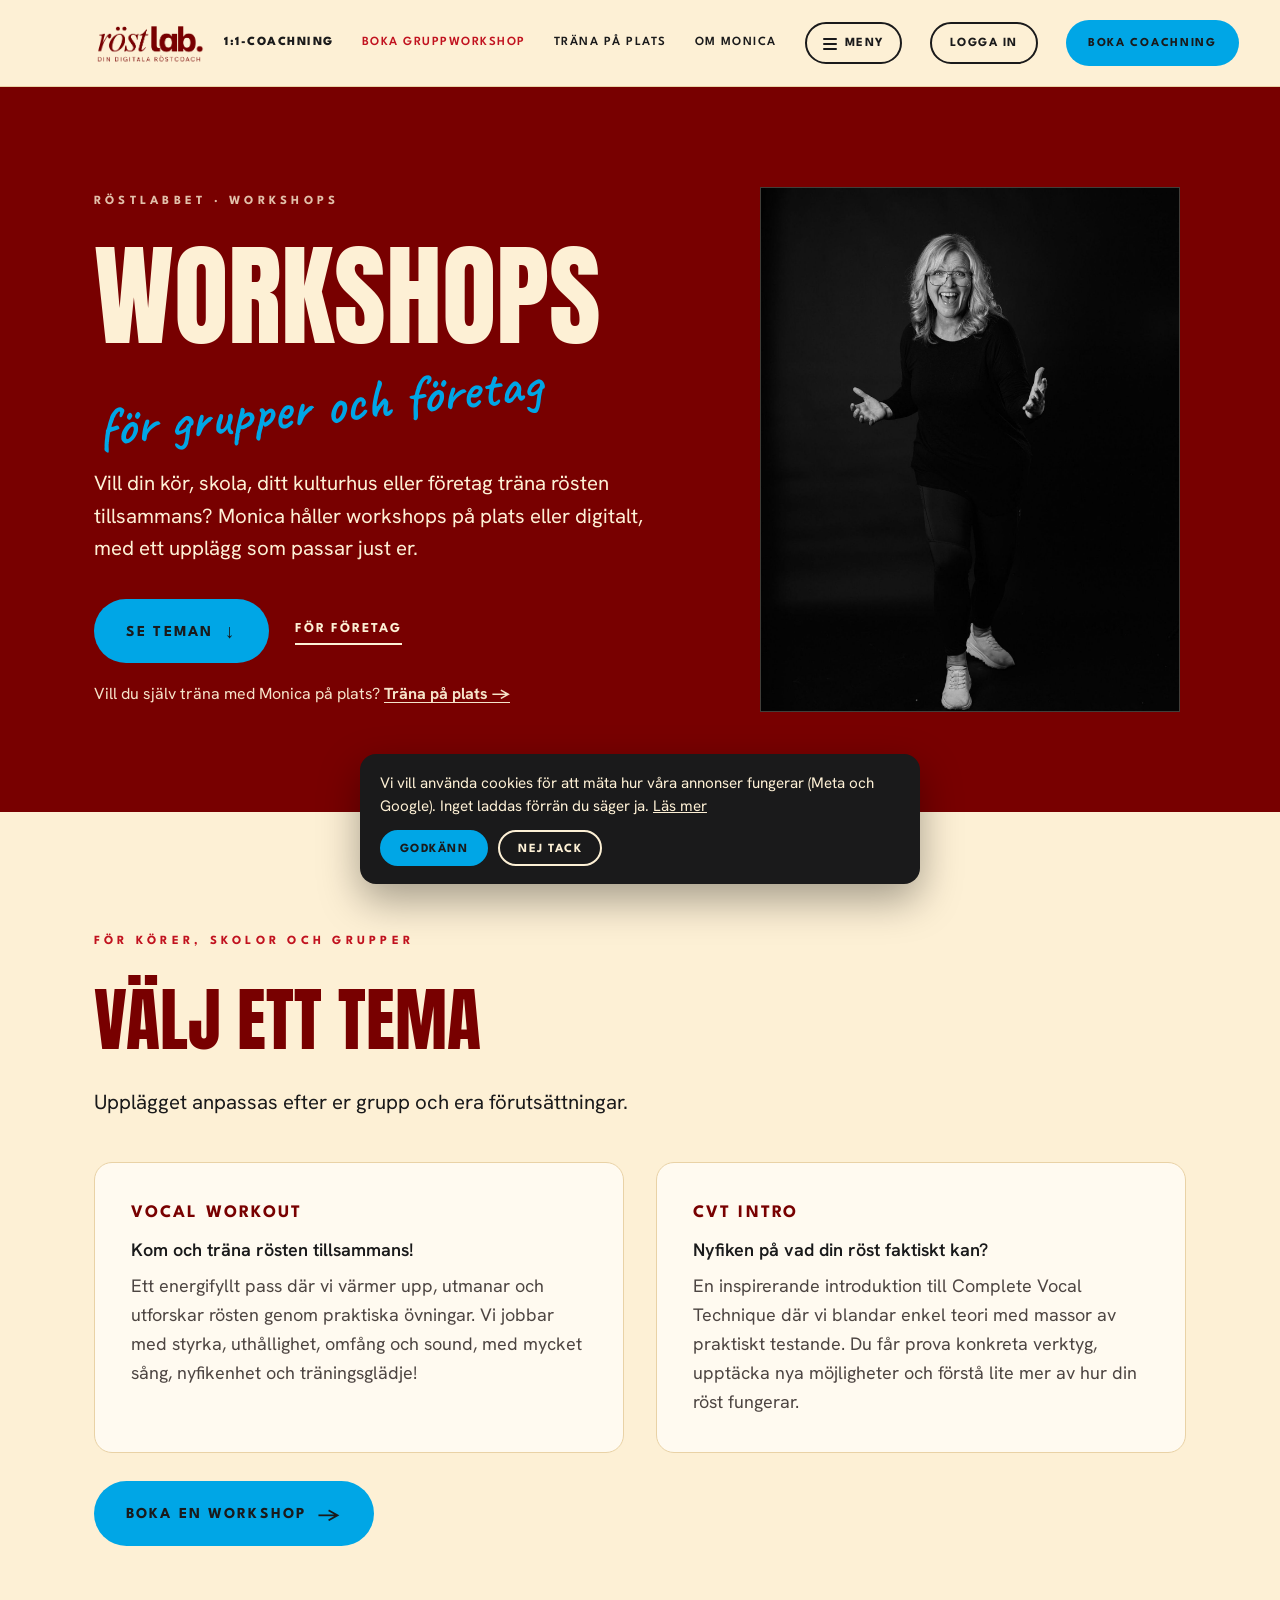
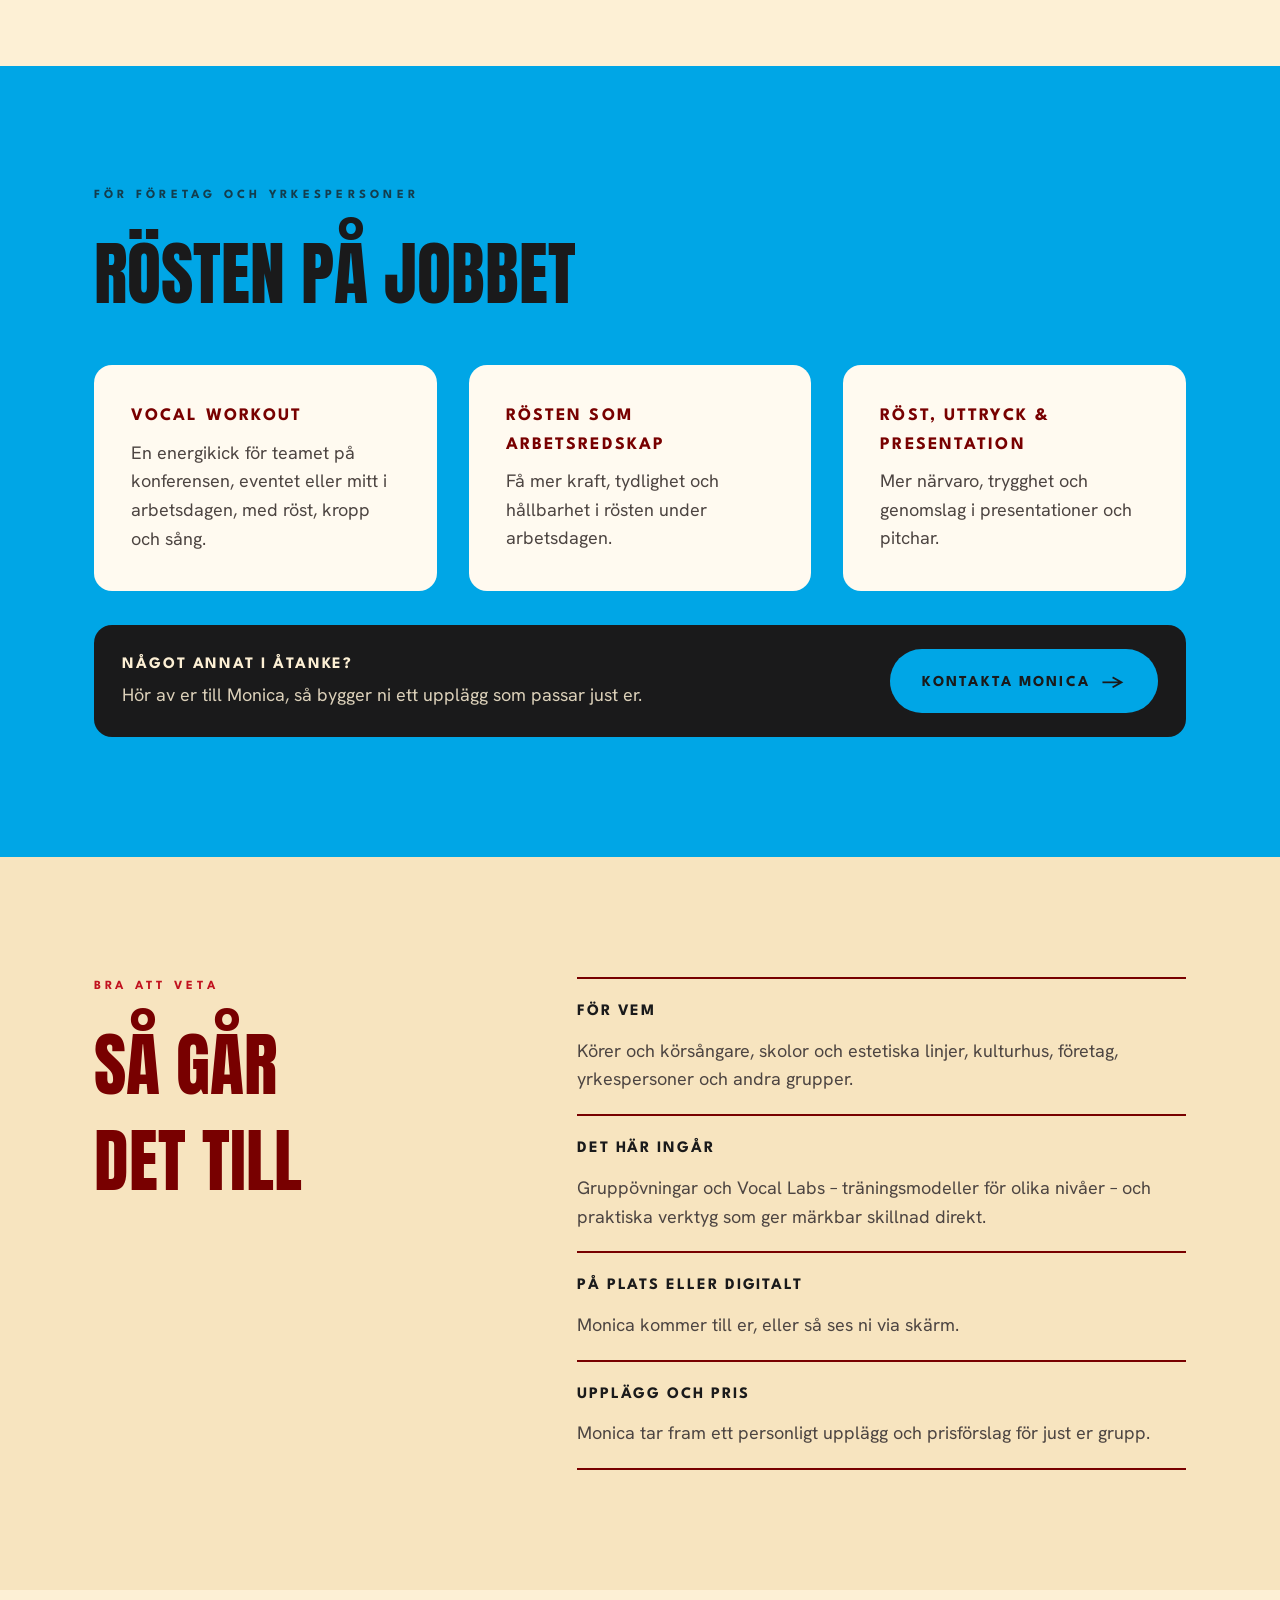
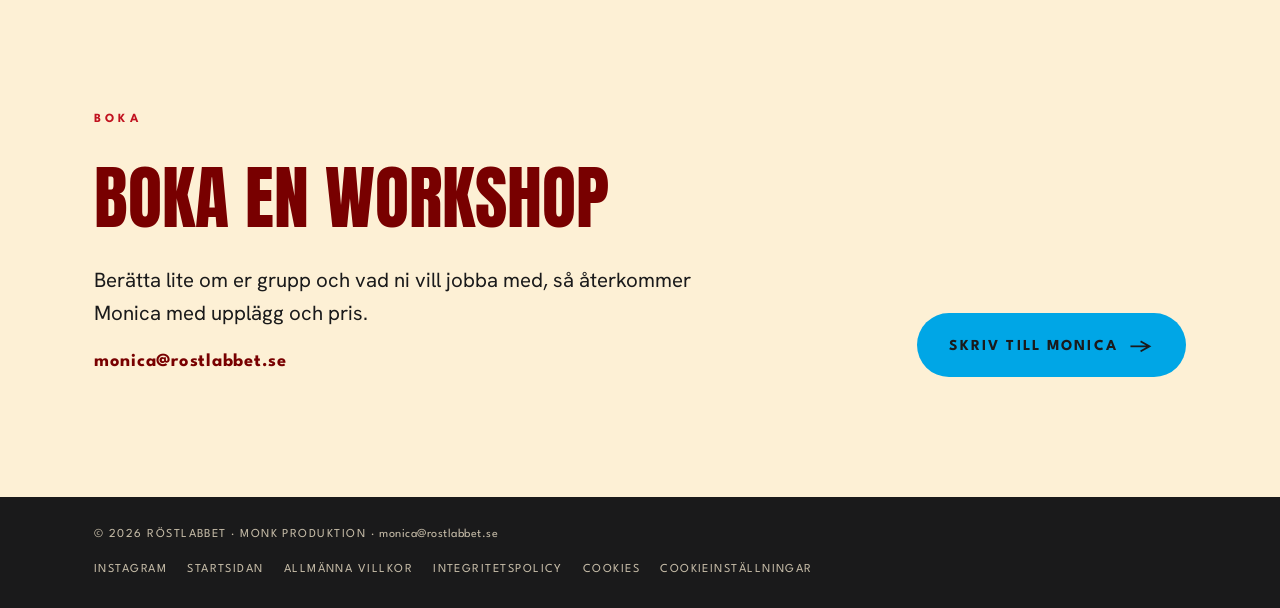
<file: workshops.html>
<!doctype html>
<!--
  RÖSTLABBET – workshops för grupper (workshops.html)
  Till den som ändrar i filen, människa eller AI:
  - Ändra bara text mellan taggarna. Rör inte design, färger eller kod om det inte uttryckligen efterfrågas.
  - Bilder ligger i mappen media/.
  - Lämna alltid tillbaka hela filen.
  Hjälp: Lisa Jonsson, Head of Happiness.
-->
<html lang="sv">
<head>
<meta charset="utf-8">
<script>if(location.hash==='#pa-plats')location.replace('pa-plats.html#pa-plats');</script>
<meta name="viewport" content="width=device-width, initial-scale=1, viewport-fit=cover">
<title>Workshops för grupper och företag – Röstlabbet med Monica</title>
<meta name="description" content="Boka en workshop med Monica för din kör, skola, ditt kulturhus eller företag. Teman: Hållbar röst, Röst &amp; uttryck och Scenisk närvaro. På plats eller digitalt.">
<meta property="og:type" content="website">
<meta property="og:title" content="Workshops för körer, skolor och grupper – Röstlabbet med Monica">
<meta property="og:description" content="Boka en workshop med Monica för din grupp. På plats eller digitalt.">
<meta property="og:image" content="https://rostlabbet.se/media/monica-workshop.jpg">
<meta name="theme-color" content="#780000">
<link rel="icon" type="image/png" href="media/favicon.png">
<link rel="apple-touch-icon" href="media/favicon.png">
<link rel="preconnect" href="https://fonts.googleapis.com">
<link rel="preconnect" href="https://fonts.gstatic.com" crossorigin>
<link rel="stylesheet" href="https://fonts.googleapis.com/css2?family=Anton&family=Be+Vietnam+Pro:wght@700&family=Caveat:wght@600&family=League+Spartan:wght@400;600;700;800&family=Libre+Baskerville:ital@1&family=Hanken+Grotesk:wght@400;500;600&display=swap">
<style>
/* Same system as index.html: cream base, Vocal Red bands, Lab Blue buttons with charcoal text. */
:root{
  color-scheme:light;
  --vocal:#780000;
  --vocal-deep:#5a0000;
  --signal:#C1121F;
  --lab:#00A6E6;
  --cream:#FDF0D5;
  --cream-2:#F7E4BF;
  --ink:#1A1A1B;
  --ink-soft:#4d4542;
  --line:#e9d2a6;
  --f-display:"Anton",Impact,"Arial Narrow",sans-serif;
  --f-script:"Caveat","Segoe Script","Brush Script MT",cursive;
  --f-label:"League Spartan",Arial,sans-serif;
  --f-body:"Hanken Grotesk","Segoe UI",Arial,sans-serif;
  --f-logo:"Be Vietnam Pro","Arial Black",sans-serif;
  --wrap:1180px;
  --gutter:clamp(16px,4vw,44px);
}
*{box-sizing:border-box}
html{scroll-behavior:smooth}
@media (prefers-reduced-motion:reduce){html{scroll-behavior:auto}*{transition:none!important}}
body{margin:0;background:var(--cream);color:var(--ink);font-family:var(--f-body);font-size:18px;line-height:1.6;-webkit-font-smoothing:antialiased}
img{max-width:100%}
a{color:inherit}
p{margin:0}
.wrap{max-width:var(--wrap);margin-inline:auto;padding-inline:var(--gutter)}
.band{padding-block:clamp(72px,10vw,120px)}
.red{background:var(--vocal);color:var(--cream)}
.kicker{font-family:var(--f-label);font-weight:700;text-transform:uppercase;letter-spacing:.34em;font-size:.78rem;margin:0 0 20px;color:var(--signal)}
.red .kicker{color:var(--cream);opacity:.8}
h1,h2{font-family:var(--f-display);font-weight:400;text-transform:uppercase;margin:0;text-wrap:balance}
h2{font-size:clamp(2.6rem,6vw,4.4rem);line-height:1.36;color:var(--vocal)}
.red h2{color:var(--cream)}
h3{font-family:var(--f-label);font-weight:700;text-transform:uppercase;letter-spacing:.12em;font-size:1rem;margin:0 0 8px}
.script{font-family:var(--f-script);font-weight:600;text-transform:none;letter-spacing:0;color:var(--lab);display:inline-block;transform:rotate(-6deg);line-height:1}
.lede{font-size:clamp(1.1rem,1.6vw,1.3rem);max-width:56ch}
.btn{display:inline-flex;align-items:center;justify-content:center;gap:12px;font-family:var(--f-label);font-weight:700;text-transform:uppercase;letter-spacing:.14em;font-size:.95rem;text-decoration:none;padding:19px 30px 17px;border-radius:999px;border:2px solid transparent;background:var(--lab);color:var(--ink);transition:transform .15s ease,background .15s ease}
.btn:hover{background:#2bb8ee;transform:translateY(-2px)}
.btn .arrow{font-family:var(--f-body);font-size:1.2rem;line-height:0}
.textlink{font-family:var(--f-label);font-weight:700;text-transform:uppercase;letter-spacing:.14em;font-size:.85rem;text-decoration:none;border-bottom:2px solid currentColor;padding-bottom:3px}
:focus-visible{outline:3px solid var(--lab);outline-offset:3px}

/* header */
header.top{position:sticky;top:env(safe-area-inset-top,0px);z-index:20;background:var(--cream);border-bottom:1px solid var(--line)}
.top .wrap{display:flex;align-items:center;justify-content:space-between;gap:20px;padding-block:12px}
.logo{text-decoration:none;display:inline-flex;flex-direction:column;align-items:flex-start;line-height:1;color:var(--vocal)}
.logo .word{font-family:var(--f-logo);font-weight:700;font-size:1.6rem;letter-spacing:.01em}
.logo .word i{font-family:"Times New Roman",Times,serif;font-weight:400;font-style:italic;letter-spacing:0;margin-left:1px}
.logo .tag{font-family:var(--f-label);font-size:.66rem;letter-spacing:.24em;text-transform:uppercase;margin-top:6px;line-height:1.35;color:var(--ink-soft);white-space:nowrap;text-align:left;padding:0;border-radius:0;background:none;max-width:none}
nav.main{display:flex;align-items:center;gap:28px;font-family:var(--f-label);font-weight:600;text-transform:uppercase;letter-spacing:.12em;font-size:.78rem}
nav.main a{text-decoration:none}
nav.main a[aria-current="page"]{color:var(--signal)}
nav.main a:not(.btn):hover{color:var(--signal)}
nav.main .btn{padding:12px 20px 10px;font-size:.76rem}
@media (max-width:900px){nav.main .hide-sm{display:none}}

/* hero */
.hero .wrap{display:grid;grid-template-columns:minmax(0,1.15fr) minmax(0,.85fr);gap:clamp(36px,6vw,80px);align-items:center;padding-block:clamp(56px,8vw,100px)}
.hero h1{font-size:clamp(3.6rem,9vw,7rem);line-height:1.14}
.hero h1 .script{font-size:.5em;display:block;margin:.2em 0 0 .06em}
.hero .lede{margin-top:40px}
.members{display:block;margin-top:22px;font-family:var(--f-label);font-weight:700;text-transform:uppercase;letter-spacing:.14em;font-size:.82rem;color:var(--cream);opacity:.85}
.hero-photo{border-radius:0;overflow:hidden;aspect-ratio:4/5;max-width:420px;justify-self:center;background:#111;border:1px solid rgba(253,240,213,.2)}
.hero-photo img{width:100%;height:100%;object-fit:cover;object-position:50% 20%;display:block}
@media (max-width:860px){.hero .wrap{grid-template-columns:minmax(0,1fr)}.hero-photo{max-width:320px;justify-self:start}}

/* two ways */
.ways{display:grid;grid-template-columns:repeat(2,minmax(0,1fr));gap:clamp(18px,3vw,32px);margin-top:44px}
@media (max-width:760px){.ways{grid-template-columns:minmax(0,1fr)}}
.way{background:#fffaf0;border:1px solid var(--line);border-radius:18px;padding:clamp(24px,3vw,36px);min-width:0}
.way .n{font-family:var(--f-display);font-size:3.2rem;line-height:1;color:var(--signal);display:block;margin-bottom:12px}
.way h3{color:var(--vocal);font-size:1.1rem}
.way p{color:var(--ink-soft)}

/* good to know */
.know{background:var(--cream-2)}
.know .wrap{display:grid;grid-template-columns:minmax(0,.8fr) minmax(0,1.2fr);gap:clamp(32px,6vw,80px);align-items:start}
@media (max-width:860px){.know .wrap{grid-template-columns:minmax(0,1fr)}}
.facts{display:grid;gap:0}
.fact{display:grid;grid-template-columns:minmax(0,1fr);gap:4px;padding:20px 0;border-top:2px solid var(--vocal)}
.fact:last-child{border-bottom:2px solid var(--vocal)}
.fact p{color:var(--ink-soft)}

/* how */
.steps{display:grid;grid-template-columns:repeat(3,minmax(0,1fr));gap:clamp(20px,3vw,40px);margin-top:44px}
@media (max-width:760px){.steps{grid-template-columns:minmax(0,1fr)}}
.step .n{font-family:var(--f-display);font-size:4rem;line-height:1;color:var(--signal);display:block;margin-bottom:10px}
.step p{color:var(--ink-soft)}

/* choirs */
.choir .wrap > div{max-width:760px}
.choir{background:var(--cream)}
.choir .mail{color:var(--vocal)}
.choir .mail{margin-top:18px;font-family:var(--f-label);font-weight:700;font-size:clamp(1.2rem,3vw,1.6rem);letter-spacing:.04em;user-select:all}
.choir-hero{margin-top:18px;font-size:1rem;opacity:.95}
.choir-hero a{color:var(--cream);font-weight:700;text-decoration:underline;text-underline-offset:3px}

/* upcoming workshops */
.coming{background:var(--cream-2)}
.wlist{display:grid;gap:18px;margin-top:40px}
.wcard{display:grid;grid-template-columns:auto minmax(0,1fr) auto;gap:clamp(18px,3vw,36px);align-items:center;background:#fffaf0;border:1px solid var(--line);border-radius:18px;padding:clamp(20px,3vw,32px)}
.wdate{background:var(--vocal);color:var(--cream);border-radius:14px;width:96px;padding:12px 8px 10px;text-align:center;line-height:1}
.wdate .d{display:block;font-family:var(--f-display);font-size:2.8rem;line-height:1.1}
.wdate .m{display:block;font-family:var(--f-label);font-weight:700;text-transform:uppercase;letter-spacing:.16em;font-size:.78rem;margin-top:4px}
.wdate .wd{display:block;font-family:var(--f-label);text-transform:uppercase;letter-spacing:.14em;font-size:.66rem;opacity:.8;margin-top:6px}
.winfo h3{color:var(--vocal);font-size:1.15rem;margin-bottom:6px}
.winfo ul{list-style:none;margin:0;padding:0;color:var(--ink-soft);display:flex;flex-wrap:wrap;gap:4px 22px}
.winfo li b{color:var(--ink);font-weight:700}
.winfo .wnote{margin-top:8px;color:var(--ink-soft);font-size:.95rem}
.wcard .btn{padding:15px 22px 13px;font-size:.82rem}
@media (max-width:760px){.wcard{grid-template-columns:auto minmax(0,1fr);align-items:start}.wcard .btn{grid-column:1/-1;justify-self:start}}
.wempty{margin-top:32px;color:var(--ink-soft)}
.wempty[hidden]{display:none}
.wbtns{display:flex;flex-direction:column;gap:10px}
.wcard .btn.alt{background:transparent;border:2px solid var(--ink);color:var(--ink)}
.wcard .btn.alt:hover{background:var(--ink);color:var(--cream)}
.wcard .btn.off{background:transparent;border:2px dashed rgba(26,26,27,.25);color:var(--ink-soft);cursor:default;transform:none}
.wcard .btn.off:hover{background:transparent;transform:none}
.wmode.extra{background:transparent;border:1.5px solid var(--vocal)}
.wmode{display:inline-block;margin-bottom:8px;font-family:var(--f-label);font-weight:700;text-transform:uppercase;letter-spacing:.12em;font-size:.7rem;padding:4px 10px;border-radius:999px;background:var(--cream-2);color:var(--vocal)}
@media (max-width:760px){.wcard .wbtns{grid-column:1/-1;flex-direction:row;flex-wrap:wrap}}
.anm{margin-top:28px}
.anm[hidden]{display:none}

.sub{margin-top:48px;color:var(--vocal)}
/* contact */
.contact-grid{display:grid;grid-template-columns:minmax(0,1fr) auto;gap:clamp(24px,6vw,80px);align-items:end}
@media (max-width:860px){.contact-grid{grid-template-columns:minmax(0,1fr)}}
.contact .mail{margin-top:18px;font-family:var(--f-label);font-weight:700;font-size:1.15rem;letter-spacing:.04em;color:var(--vocal);user-select:all}
.hero .ctas{display:flex;flex-wrap:wrap;align-items:center;gap:14px 26px;margin-top:34px}

/* final */
.final{text-align:center}
.final h2{font-size:clamp(3rem,7vw,5.6rem);line-height:1.32}
.final .script{font-size:.55em;display:block;margin-top:.2em}
.final .lede{margin:38px auto 34px}
.final .ctas{display:flex;flex-wrap:wrap;justify-content:center;align-items:center;gap:16px 28px}

footer{background:var(--ink);color:var(--cream)}
footer .wrap{display:flex;flex-wrap:wrap;justify-content:space-between;gap:16px;padding-block:28px;font-family:var(--f-label);font-size:.76rem;letter-spacing:.12em;text-transform:uppercase}
footer span{opacity:.75}
footer nav{display:flex;flex-wrap:wrap;gap:20px}
footer a{text-decoration:none;opacity:.75}
footer a:hover{opacity:1}
/* login button in the header */
nav.main a.nav-login{border:2px solid var(--ink);border-radius:999px;padding:10px 18px 8px;font-weight:700;transition:background .15s,color .15s}
nav.main a.nav-login:hover{background:var(--ink);color:var(--cream)}
@media (max-width:900px){nav.main{gap:10px}nav.main a.nav-login{padding:9px 13px 7px;font-size:.7rem}}
/* Monica's real logo (same as Zenler) */
.logo-img{display:block;height:62px;width:auto}
.mcard .logo-img{height:44px}
@media (max-width:700px){.logo-img{height:50px}}
.ways.themes{grid-template-columns:repeat(3,minmax(0,1fr))}
@media (max-width:860px){.ways.themes{grid-template-columns:minmax(0,1fr)}}
/* nav: never wrap; drop two items on mid-size screens */
nav.main a{white-space:nowrap}
.top .logo{flex-shrink:0}
nav.main{min-width:0}
@media (max-width:1080px) and (min-width:901px){nav.main{gap:16px;letter-spacing:.06em;font-size:.72rem}nav.main .btn{padding:11px 14px 9px}nav.main a.nav-login{padding:9px 13px 7px}}
@media (max-width:1400px){nav.main .hide-md{display:none}}
nav.main a.nav-strong{font-weight:800}
/* themes: groups (cream) and business (blue band) */
.ways.themes.two{grid-template-columns:repeat(2,minmax(0,1fr))}
.ways.themes.three{grid-template-columns:repeat(3,minmax(0,1fr))}
@media (max-width:860px){.ways.themes.two,.ways.themes.three{grid-template-columns:minmax(0,1fr)}}
.way .tagline{font-weight:600;color:var(--ink);margin:2px 0 8px}
.biz{background:var(--lab);color:var(--ink)}
.biz .kicker{color:var(--ink);opacity:.75}
.biz h2{color:var(--ink)}
.biz .way{background:#fffaf0;border-color:transparent}
.biz-cta{margin-top:34px;display:flex;flex-wrap:wrap;align-items:center;justify-content:space-between;gap:16px 30px;padding:24px 28px;border-radius:18px;background:var(--ink);color:var(--cream)}
.biz-cta h3{color:var(--cream);margin:0 0 4px}
.biz-cta p{color:var(--cream);opacity:.85;margin:0}
</style>
</head>
<body>

<header class="top">
  <div class="wrap">
    <a class="logo" href="index.html" aria-label="Röstlabbet, till startsidan">
      <img class="logo-img" src="media/rostlab-logga.png" alt="Röstlabbet" width="261" height="147">
    </a>
    <nav class="main" aria-label="Huvudmeny">
      <a class="hide-sm nav-strong" href="coachning.html">1:1-coachning</a>
      <a class="hide-sm" href="workshops.html" aria-current="page">Boka gruppworkshop</a>
      <a class="hide-sm" href="pa-plats.html">Träna på plats</a>
      <a class="hide-sm" href="index.html#monica">Om Monica</a>
      <a class="hide-sm hide-md" href="index.html#fragor">Frågor</a>
      <a class="nav-login" href="https://kurs.rostlabbet.se/login">Logga in</a>
      <a class="btn" href="coachning.html">Boka coachning</a>
    </nav>
  </div>
</header>

<main>

<section class="hero red">
  <div class="wrap">
    <div>
      <p class="kicker">Röstlabbet · Workshops</p>
      <h1>Workshops<span class="script">för grupper och företag</span></h1>
      <p class="lede">Vill din kör, skola, ditt kulturhus eller företag träna rösten tillsammans? Monica håller workshops på plats eller digitalt, med ett upplägg som passar just er.</p>
      <div class="ctas">
        <a class="btn" href="#teman">Se teman <span class="arrow" aria-hidden="true">↓</span></a>
        <a class="textlink" href="#foretag" style="color:var(--cream)">För företag</a>
      </div>
      <p class="choir-hero">Vill du själv träna med Monica på plats? <a href="pa-plats.html">Träna på plats →</a></p>
    </div>
    <div class="hero-photo"><img src="media/monica-scen.jpg" alt="Monica i svartvitt med öppna armar, mitt i en rörelse" width="1501" height="2000"></div>
  </div>
</section>

<section class="band" id="teman">
  <div class="wrap">
    <p class="kicker">För körer, skolor och grupper</p>
    <h2>Välj ett tema</h2>
    <p class="lede" style="margin-top:18px">Upplägget anpassas efter er grupp och era förutsättningar.</p>
    <div class="ways themes two">
      <div class="way">
        <h3>Vocal Workout</h3>
        <p class="tagline">Kom och träna rösten tillsammans!</p>
        <p>Ett energifyllt pass där vi värmer upp, utmanar och utforskar rösten genom praktiska övningar. Vi jobbar med styrka, uthållighet, omfång och sound, med mycket sång, nyfikenhet och träningsglädje!</p>
      </div>
      <div class="way">
        <h3>CVT Intro</h3>
        <p class="tagline">Nyfiken på vad din röst faktiskt kan?</p>
        <p>En inspirerande introduktion till Complete Vocal Technique där vi blandar enkel teori med massor av praktiskt testande. Du får prova konkreta verktyg, upptäcka nya möjligheter och förstå lite mer av hur din röst fungerar.</p>
      </div>
    </div>
    <p style="margin-top:28px"><a class="btn" data-kontakt="Workshop för kör eller grupp" href="mailto:monica@rostlabbet.se?subject=Workshop%20f%C3%B6r%20v%C3%A5r%20grupp">Boka en workshop <span class="arrow" aria-hidden="true">→</span></a></p>
  </div>
</section>

<section class="band biz" id="foretag">
  <div class="wrap">
    <p class="kicker">För företag och yrkespersoner</p>
    <h2>Rösten på jobbet</h2>
    <div class="ways themes three">
      <div class="way">
        <h3>Vocal Workout</h3>
        <p>En energikick för teamet på konferensen, eventet eller mitt i arbetsdagen, med röst, kropp och sång.</p>
      </div>
      <div class="way">
        <h3>Rösten som arbetsredskap</h3>
        <p>Få mer kraft, tydlighet och hållbarhet i rösten under arbetsdagen.</p>
      </div>
      <div class="way">
        <h3>Röst, uttryck &amp; presentation</h3>
        <p>Mer närvaro, trygghet och genomslag i presentationer och pitchar.</p>
      </div>
    </div>
    <div class="biz-cta">
      <div><h3>Något annat i åtanke?</h3><p>Hör av er till Monica, så bygger ni ett upplägg som passar just er.</p></div>
      <a class="btn" data-kontakt="Workshop för företag" href="mailto:monica@rostlabbet.se?subject=Workshop%20f%C3%B6r%20f%C3%B6retag">Kontakta Monica <span class="arrow" aria-hidden="true">→</span></a>
    </div>
  </div>
</section>

<section class="band know">
  <div class="wrap">
    <div>
      <p class="kicker">Bra att veta</p>
      <h2>Så går det till</h2>
    </div>
    <div class="facts">
      <div class="fact"><h3>För vem</h3><p>Körer och körsångare, skolor och estetiska linjer, kulturhus, företag, yrkespersoner och andra grupper.</p></div>
      <div class="fact"><h3>Det här ingår</h3><p>Gruppövningar och Vocal Labs – träningsmodeller för olika nivåer – och praktiska verktyg som ger märkbar skillnad direkt.</p></div>
      <div class="fact"><h3>På plats eller digitalt</h3><p>Monica kommer till er, eller så ses ni via skärm.</p></div>
      <div class="fact"><h3>Upplägg och pris</h3><p>Monica tar fram ett personligt upplägg och prisförslag för just er grupp.</p></div>
    </div>
  </div>
</section>

<section class="band contact" id="kontakt">
  <div class="wrap contact-grid">
    <div>
      <p class="kicker">Boka</p>
      <h2>Boka en workshop</h2>
      <p class="lede" style="margin-top:18px">Berätta lite om er grupp och vad ni vill jobba med, så återkommer Monica med upplägg och pris.</p>
      <p class="mail">monica@rostlabbet.se</p>
    </div>
    <div class="contact-cta">
      <a class="btn" data-kontakt="Workshop för kör eller grupp" href="mailto:monica@rostlabbet.se">Skriv till Monica <span class="arrow" aria-hidden="true">→</span></a>
    </div>
  </div>
</section>

</main>

<footer>
  <div class="wrap">
    <span>© 2026 Röstlabbet · Monk Produktion · <a href="mailto:monica@rostlabbet.se" style="opacity:1;text-transform:none;letter-spacing:.04em">monica@rostlabbet.se</a></span>
    <nav aria-label="Sidfot">
      <a href="https://www.instagram.com/rostlabbet/" rel="noopener">Instagram</a>
      <a href="index.html">Startsidan</a>
      <a href="villkor.html">Allmänna villkor</a>
      <a href="integritetspolicy.html">Integritetspolicy</a>
      <a href="cookiepolicy.html">Cookies</a>
    </nav>
  </div>
</footer>

<script src="formular.js"></script>
<script src="nav.js"></script>
<script src="sparning.js"></script>
</body>
</html>
</file>
<file: moduler/utkast/app.css>
/* Röstlabbet – modulprogrammet (utkast).
   Samma uppbyggnad som Head of Happiness program: sidomeny med modulerna och "Ditt stöd",
   topprad med framsteg, modultopp, flikar till vänster och innehåll i mitten, nästa steg till höger.
   Färger och typsnitt är rostlabbet.se:s. */
:root{
  color-scheme:light;
  --vocal:#780000;--signal:#C1121F;--lab:#00A6E6;--cream:#FDF0D5;--cream-2:#F7E4BF;--paper:#fffaf0;--ink:#1A1A1B;--ink-soft:#4d4542;--line:#e9d2a6;
  --f-display:"Anton",Impact,"Arial Narrow",sans-serif;--f-script:"Caveat","Segoe Script",cursive;
  --f-label:"League Spartan",Arial,sans-serif;--f-body:"Hanken Grotesk","Segoe UI",Arial,sans-serif;
  --meny:280px;
}
*{box-sizing:border-box}
html,body{margin:0}
body{background:var(--cream);color:var(--ink);font-family:var(--f-body);font-size:17px;line-height:1.6;-webkit-font-smoothing:antialiased}
img,video{max-width:100%;display:block}
a{color:inherit}
p{margin:0}
button{font:inherit;color:inherit}
:focus-visible{outline:3px solid var(--lab);outline-offset:3px}
.ph{outline:2px dashed var(--signal);outline-offset:3px;border-radius:3px}

.utkastband{background:var(--ink);color:var(--cream);font-family:var(--f-label);font-size:.8rem;letter-spacing:.04em;text-align:center;padding:9px 16px;margin:0}
.utkastband b{color:var(--lab)}

/* ---------- skal ---------- */
.app{display:flex;min-height:calc(100vh - 38px)}
.sidomeny{width:var(--meny);flex:0 0 var(--meny);background:var(--vocal);color:var(--cream);padding:22px 18px 30px;position:sticky;top:0;height:100vh;overflow-y:auto}
.sidomeny .marke{display:block;background:var(--cream);border-radius:12px;padding:10px 14px;margin-bottom:22px}
.sidomeny .marke img{height:42px;width:auto}
.sidomeny .rubrik{font-family:var(--f-label);font-weight:700;text-transform:uppercase;letter-spacing:.24em;font-size:.68rem;opacity:.75;margin:20px 8px 8px}
.sidomeny ul{list-style:none;margin:0;padding:0;display:grid;gap:2px}
.sidomeny li a{display:flex;align-items:center;gap:12px;padding:9px 10px;border-radius:10px;text-decoration:none;font-weight:500;font-size:.95rem;line-height:1.3}
.sidomeny li a:hover{background:rgba(253,240,213,.1)}
.sidomeny li[aria-current] a{background:var(--cream);color:var(--vocal);font-weight:600}
.nrplatta{flex:0 0 28px;height:28px;border-radius:50%;display:grid;place-items:center;font-family:var(--f-display);font-size:.95rem;border:1.5px solid currentColor}
.sidomeny li[aria-current] .nrplatta{background:var(--vocal);color:var(--cream);border-color:var(--vocal)}
.sidomeny li.klar .nrplatta{background:var(--lab);border-color:var(--lab);color:var(--ink)}
.sidomeny li.klar .nrplatta::before{content:"✓";font-family:var(--f-body);font-weight:700}
.sidomeny li.klar .nrplatta span{display:none}
.sidomeny .ikon{flex:0 0 28px;display:grid;place-items:center}
.sidomeny svg{width:20px;height:20px;fill:none;stroke:currentColor;stroke-width:1.8;stroke-linecap:round;stroke-linejoin:round}
.sidomeny .gratis{margin-left:auto;font-family:var(--f-label);font-weight:700;font-size:.6rem;letter-spacing:.14em;text-transform:uppercase;background:var(--lab);color:var(--ink);border-radius:99px;padding:3px 7px 1px}
.menystang{display:none}

.yta{flex:1 1 auto;min-width:0;display:flex;flex-direction:column}
.insida{width:100%;max-width:1180px;margin-inline:auto;padding-inline:clamp(16px,3.5vw,40px)}
.topprad{border-bottom:1px solid var(--line);background:var(--cream)}
.topprad .insida{display:flex;align-items:center;gap:16px;min-height:62px}
.menyknapp{display:none;align-items:center;gap:8px;background:var(--paper);border:1px solid var(--line);border-radius:999px;padding:8px 14px;font-family:var(--f-label);font-weight:700;font-size:.8rem;letter-spacing:.1em;text-transform:uppercase;cursor:pointer}
.menyknapp svg{width:18px;height:18px;fill:none;stroke:currentColor;stroke-width:2;stroke-linecap:round}
.brodsmula{font-size:.9rem;color:var(--ink-soft)}
.brodsmula a{text-decoration:none}
.brodsmula b{color:var(--ink)}
.steg{margin-left:auto;display:flex;align-items:center;gap:12px;font-family:var(--f-label);font-size:.8rem;letter-spacing:.06em;color:var(--ink-soft);white-space:nowrap}
.spar{width:90px;height:6px;border-radius:9px;background:var(--line);overflow:hidden}
.spar .fyll{display:block;height:100%;background:var(--vocal)}

/* ---------- modultopp ---------- */
.modultopp{padding:clamp(28px,4vw,44px) 0 22px}
.modultopp .nr{display:inline-block;font-family:var(--f-label);font-weight:700;letter-spacing:.24em;text-transform:uppercase;font-size:.72rem;color:var(--signal);background:rgba(193,18,31,.08);border-radius:99px;padding:6px 12px 4px}
.modultopp h1{font-family:var(--f-display);font-weight:400;text-transform:uppercase;font-size:clamp(2.4rem,5vw,3.6rem);line-height:1.1;color:var(--vocal);margin:14px 0 0}
.modultopp .streck{display:block;width:64px;height:4px;background:var(--lab);margin:16px 0}
.modultopp .om{max-width:60ch;font-size:1.08rem;color:var(--ink-soft)}

/* ---------- arbetsytan ---------- */
.arbetsrad{display:grid;grid-template-columns:270px minmax(0,1fr);grid-template-areas:"flikar huvud" "rail huvud";grid-template-rows:auto 1fr;gap:20px 28px;align-items:start;padding-bottom:60px}
.flikar{grid-area:flikar}
.huvudspalt{grid-area:huvud;min-width:0}
.rail{grid-area:rail}
.flikar{display:grid;gap:10px}
.flikar button{display:flex;align-items:center;gap:12px;width:100%;text-align:left;background:var(--paper);border:1.5px solid var(--line);border-radius:14px;padding:13px 14px;cursor:pointer;transition:border-color .15s,background .15s}
.flikar button:hover{border-color:var(--vocal)}
.flikar button[aria-selected="true"]{background:var(--vocal);border-color:var(--vocal);color:var(--cream)}
.flikar .bokstav{flex:0 0 34px;height:34px;border-radius:10px;display:grid;place-items:center;background:var(--cream-2);color:var(--vocal);font-family:var(--f-display);font-size:1.05rem}
.flikar button[aria-selected="true"] .bokstav{background:var(--cream)}
.flikar .text{flex:1 1 auto;min-width:0}
.flikar b{display:block;font-family:var(--f-label);font-weight:700;letter-spacing:.06em;text-transform:uppercase;font-size:.9rem;line-height:1.2}
.flikar small{display:block;font-size:.8rem;opacity:.8;line-height:1.35;margin-top:2px}
.flikar .antal{font-family:var(--f-label);font-weight:700;font-size:.75rem;background:var(--signal);color:var(--cream);border-radius:99px;min-width:24px;height:24px;display:grid;place-items:center}
.flikar .pil{opacity:.6}

.flik{background:var(--paper);border:1px solid var(--line);border-radius:18px;padding:clamp(20px,3vw,32px);min-width:0}
.flik[hidden]{display:none}
.ord{font-family:var(--f-label);font-weight:700;letter-spacing:.24em;text-transform:uppercase;font-size:.7rem;color:var(--signal);margin-bottom:8px}
.flik h2{font-family:var(--f-display);font-weight:400;text-transform:uppercase;color:var(--vocal);font-size:clamp(1.6rem,3vw,2.1rem);line-height:1.15;margin:0 0 10px}
.flik .ingress{color:var(--ink-soft);max-width:60ch}

/* Förstå: film + delar */
.scenrad{display:grid;grid-template-columns:minmax(0,300px) minmax(0,1fr);gap:24px;margin-top:22px;align-items:start}
.huvudspalt{container-type:inline-size}
@container (max-width:620px){.scenrad{grid-template-columns:minmax(0,1fr)}.scenrad video{max-width:280px;margin-inline:auto}}
.scenrad video{width:100%;height:auto;aspect-ratio:9/16;object-fit:cover;border-radius:16px;background:#111}
.delar{list-style:none;margin:0;padding:0;display:grid;gap:8px}
.delar button{width:100%;display:flex;gap:12px;align-items:center;text-align:left;background:var(--cream);border:1.5px solid transparent;border-radius:12px;padding:12px 14px;cursor:pointer}
.delar button:hover{border-color:var(--line)}
.delar button[aria-current="true"]{border-color:var(--vocal);background:#fff}
.delar .dnr{font-family:var(--f-display);color:var(--signal);font-size:1.1rem;flex:0 0 22px}
.delar b{display:block;font-weight:600;line-height:1.3}
.delar small{color:var(--ink-soft)}
.delar .sedd{margin-left:auto;color:var(--lab);font-weight:700;visibility:hidden}
.delar .sett .sedd{visibility:visible}
.efterat{margin-top:22px;border:2px dashed var(--lab);border-radius:14px;padding:18px 20px}
.efterat .val{display:flex;flex-wrap:wrap;gap:10px;margin-top:12px}

/* Öva: övningskort */
.ovningar{display:grid;gap:12px;margin-top:20px}
.ovning{display:grid;grid-template-columns:52px minmax(0,1fr) auto;gap:14px;align-items:center;background:var(--cream);border-radius:14px;padding:14px 16px}
.ovning .spela{width:52px;height:52px;border-radius:50%;border:0;background:var(--vocal);color:var(--cream);display:grid;place-items:center;cursor:pointer;font-size:1.1rem}
.ovning b{display:block;font-weight:600;line-height:1.3}
.ovning small{color:var(--ink-soft)}
.ovning .tid{font-family:var(--f-label);font-weight:700;font-size:.74rem;letter-spacing:.1em;text-transform:uppercase;color:var(--vocal);white-space:nowrap}
.ovning input{appearance:none;width:26px;height:26px;border:2px solid var(--vocal);border-radius:50%;margin:0;cursor:pointer;display:grid;place-items:center;background:#fff}
.ovning input:checked{background:var(--vocal)}
.ovning input:checked::after{content:"✓";color:var(--cream);font-size:.8rem;font-weight:700}
.ovning .hoger{display:flex;align-items:center;gap:12px}
@media (max-width:520px){.ovning{grid-template-columns:44px minmax(0,1fr)}.ovning .spela{width:44px;height:44px}.ovning .hoger{grid-column:2}}

/* Lyssna: frågor som sparas */
.fragor{display:grid;gap:18px;margin-top:20px}
.fragor label{display:block;font-weight:600;margin-bottom:6px}
.fragor textarea{width:100%;min-height:90px;border:1.5px solid var(--line);border-radius:12px;background:#fff;padding:12px 14px;font:inherit;font-size:1rem;resize:vertical}
.fragor textarea:focus{border-color:var(--vocal);outline:none}
.sparat{font-size:.85rem;color:var(--ink-soft)}

/* Scen: tips */
.tips{list-style:none;margin:20px 0 0;padding:0;display:grid;gap:12px}
.tips li{display:grid;grid-template-columns:40px minmax(0,1fr);gap:14px;align-items:start;background:var(--cream);border-radius:14px;padding:14px 16px}
.tips .tnr{width:40px;height:40px;border-radius:50%;background:var(--signal);color:var(--cream);display:grid;place-items:center;font-family:var(--f-display)}
.tips b{display:block;font-weight:600}
.tips span{color:var(--ink-soft)}

/* knappar */
.knapp{display:inline-flex;align-items:center;justify-content:center;gap:10px;font-family:var(--f-label);font-weight:700;text-transform:uppercase;letter-spacing:.12em;font-size:.82rem;text-decoration:none;padding:13px 20px 11px;border-radius:999px;border:2px solid var(--vocal);background:var(--vocal);color:var(--cream);cursor:pointer}
.knapp.linje{background:transparent;color:var(--vocal)}
.knapp:hover{opacity:.9}

/* höger: nästa steg */
.rail{display:grid;gap:14px}
.railkort{background:var(--vocal);color:var(--cream);border-radius:18px;padding:20px}
.railkort .ord{color:var(--cream);opacity:.75}
.railkort a.nasta{display:block;font-family:var(--f-display);text-transform:uppercase;font-size:1.35rem;line-height:1.2;text-decoration:none;margin-top:4px}
.railkort a.nasta:hover{text-decoration:underline}
.railkort .knapp{background:var(--cream);color:var(--vocal);border-color:var(--cream);margin-top:14px;width:100%}
.railkort .knapp.ar-klar{background:var(--lab);border-color:var(--lab);color:var(--ink)}
.lageom{font-size:.85rem;opacity:.85;margin-top:10px}
.monicakort{background:var(--paper);border:1px solid var(--line);border-radius:18px;padding:18px;display:grid;grid-template-columns:56px minmax(0,1fr);gap:12px;align-items:center}
.monicakort img{width:56px;height:56px;object-fit:cover;object-position:50% 15%;border-radius:50%}
.monicakort p{font-size:.9rem;line-height:1.4}
.monicakort a{color:var(--vocal);font-weight:600}

/* ---------- övningsbanken ---------- */
.bankinfo{background:var(--paper);border:1.5px dashed var(--line);border-radius:18px;padding:clamp(18px,3vw,26px);max-width:760px}
.bankinfo h2{font-family:var(--f-label);font-weight:700;font-size:1.15rem;margin:0 0 8px}
.bankinfo p+p{margin-top:8px}
.bankinfo .fin{font-size:.85rem;color:var(--ink-soft)}
.bankfilter{margin-top:26px;display:grid;gap:12px}
.bankfilter .rad{display:flex;flex-wrap:wrap;gap:8px;align-items:center}
.bankfilter .etikett{font-family:var(--f-label);font-weight:700;letter-spacing:.18em;text-transform:uppercase;font-size:.7rem;color:var(--ink-soft);width:52px}
.bankfilter button{border:1.5px solid var(--line);background:var(--paper);border-radius:999px;padding:7px 14px 6px;font-size:.9rem;cursor:pointer}
.bankfilter button:hover{border-color:var(--vocal)}
.bankfilter button[aria-pressed="true"]{background:var(--vocal);border-color:var(--vocal);color:var(--cream)}
.bankraknare{margin:22px 0 10px;font-family:var(--f-label);font-weight:700;letter-spacing:.12em;text-transform:uppercase;font-size:.78rem;color:var(--ink-soft)}
.banklista{list-style:none;margin:0;padding:0 0 60px;display:grid;grid-template-columns:repeat(auto-fill,minmax(280px,1fr));gap:12px}
.banklista li{background:var(--paper);border:1px solid var(--line);border-radius:16px;padding:16px;display:grid;grid-template-columns:48px minmax(0,1fr);gap:12px;align-items:start}
.banklista li[hidden]{display:none}
.banklista .spela{width:48px;height:48px;border-radius:50%;border:0;background:var(--vocal);color:var(--cream);display:grid;place-items:center;cursor:pointer}
.banklista b{display:block;font-weight:600;line-height:1.3}
.banklista .meta{display:flex;flex-wrap:wrap;gap:6px;margin-top:8px}
.banklista .meta span{font-family:var(--f-label);font-weight:700;font-size:.66rem;letter-spacing:.1em;text-transform:uppercase;background:var(--cream-2);color:var(--vocal);border-radius:99px;padding:4px 9px 2px}
.banklista .fran{font-size:.85rem;color:var(--ink-soft);margin-top:6px}
.banklista .fran a{color:var(--vocal)}
.banktom{padding:20px;background:var(--paper);border-radius:14px;margin-bottom:40px}

/* ---------- mobil ---------- */
@media (max-width:900px){
  .sidomeny{position:fixed;left:0;top:0;bottom:0;z-index:30;transform:translateX(-102%);transition:transform .25s ease;box-shadow:0 0 40px rgba(0,0,0,.3)}
  body.meny-oppen .sidomeny{transform:none}
  .menyskugga{position:fixed;inset:0;background:rgba(26,26,27,.45);z-index:20;display:none}
  body.meny-oppen .menyskugga{display:block}
  .menyknapp{display:inline-flex}
  .menystang{display:grid;place-items:center;position:absolute;right:12px;top:12px;width:38px;height:38px;border-radius:50%;border:0;background:rgba(253,240,213,.12);color:var(--cream);cursor:pointer}
  .brodsmula{display:none}
  .arbetsrad{grid-template-columns:minmax(0,1fr);grid-template-areas:"flikar" "huvud" "rail";grid-template-rows:auto;gap:18px}
}
@media (min-width:901px){.menyskugga{display:none}}
@media (max-width:400px){.spar{width:56px}.steg{gap:8px}}
</file>
